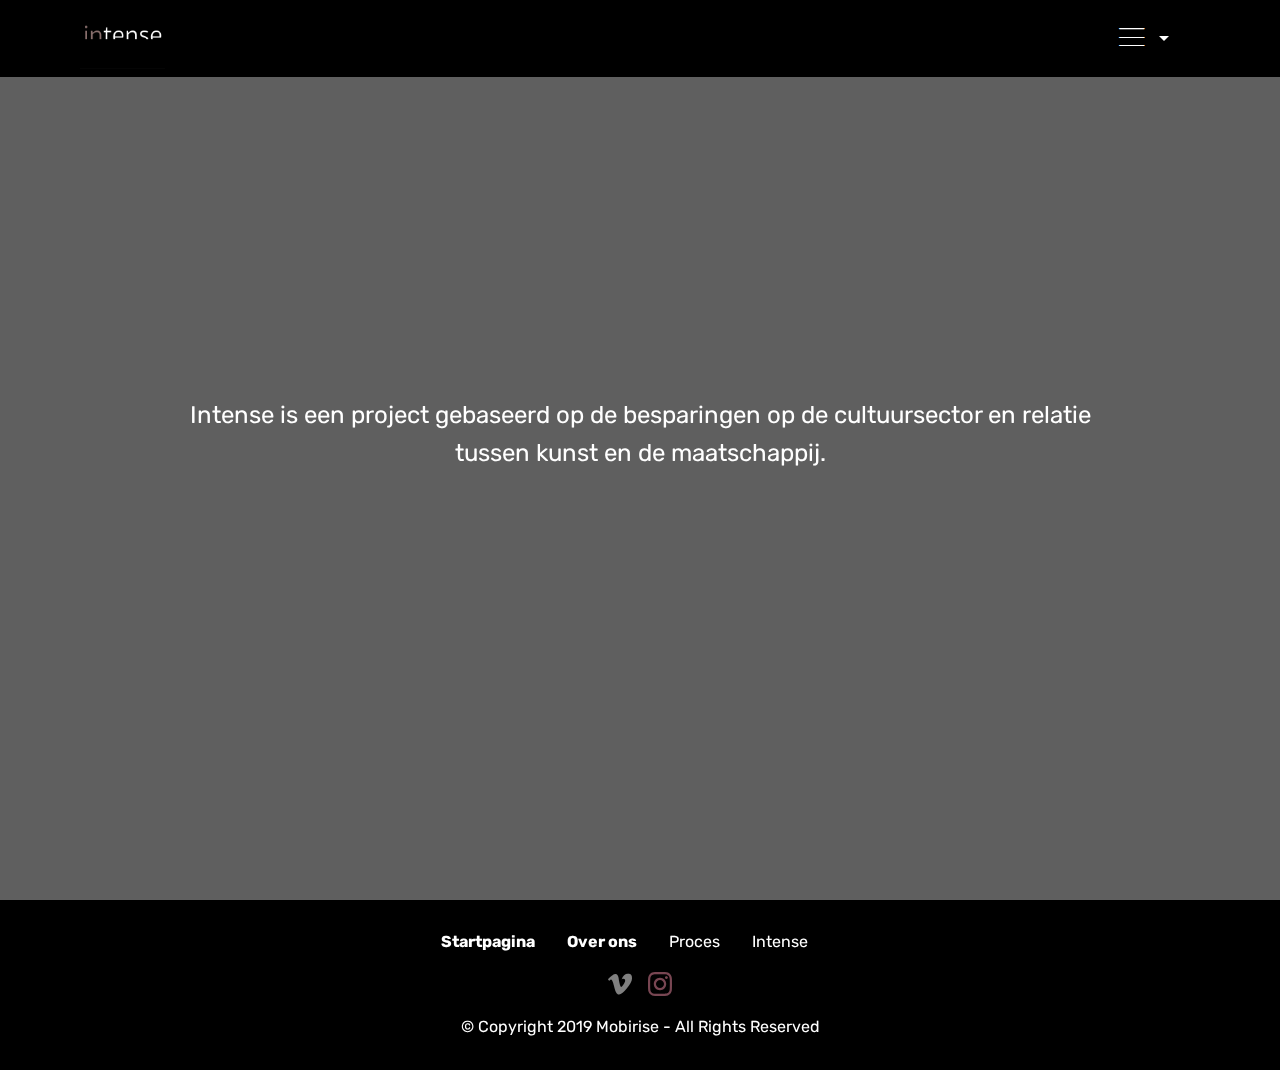
<file: index.html>
<!DOCTYPE html>
<html  >
<head>
  <!-- Site made with Mobirise Website Builder v4.11.6, https://mobirise.com -->
  <meta charset="UTF-8">
  <meta http-equiv="X-UA-Compatible" content="IE=edge">
  <meta name="generator" content="Mobirise v4.11.6, mobirise.com">
  <meta name="viewport" content="width=device-width, initial-scale=1, minimum-scale=1">
  <link rel="shortcut icon" href="assets/images/m10-logo-intense.2-122x87.png" type="image/x-icon">
  <meta name="description" content="">
  
  <title>startpagina</title>
  <link rel="stylesheet" href="assets/web/assets/mobirise-icons/mobirise-icons.css">
  <link rel="stylesheet" href="assets/bootstrap/css/bootstrap.min.css">
  <link rel="stylesheet" href="assets/bootstrap/css/bootstrap-grid.min.css">
  <link rel="stylesheet" href="assets/bootstrap/css/bootstrap-reboot.min.css">
  <link rel="stylesheet" href="assets/socicon/css/styles.css">
  <link rel="stylesheet" href="assets/tether/tether.min.css">
  <link rel="stylesheet" href="assets/dropdown/css/style.css">
  <link rel="stylesheet" href="assets/theme/css/style.css">
  <link rel="preload" as="style" href="assets/mobirise/css/mbr-additional.css"><link rel="stylesheet" href="assets/mobirise/css/mbr-additional.css" type="text/css">
  
  
  
</head>
<body>
  <section class="menu cid-rKu2cDdEFH" once="menu" id="menu1-3r">

    

    <nav class="navbar navbar-expand beta-menu navbar-dropdown align-items-center navbar-fixed-top navbar-toggleable-sm">
        <button class="navbar-toggler navbar-toggler-right" type="button" data-toggle="collapse" data-target="#navbarSupportedContent" aria-controls="navbarSupportedContent" aria-expanded="false" aria-label="Toggle navigation">
            <div class="hamburger">
                <span></span>
                <span></span>
                <span></span>
                <span></span>
            </div>
        </button>
        <div class="menu-logo">
            <div class="navbar-brand">
                <span class="navbar-logo">
                    <a href="index.html">
                         <img src="assets/images/m10-logo-intense.2-122x87.png" alt="Mobirise" title="" style="height: 3.8rem;">
                    </a>
                </span>
                
            </div>
        </div>
        <div class="collapse navbar-collapse" id="navbarSupportedContent">
            <ul class="navbar-nav nav-dropdown nav-right" data-app-modern-menu="true"><li class="nav-item dropdown">
                    <a class="nav-link link text-white dropdown-toggle display-4" href="https://mobirise.co" data-toggle="dropdown-submenu" aria-expanded="true"><span class="mbri-menu mbr-iconfont mbr-iconfont-btn"></span>
                        </a><div class="dropdown-menu"><a class="text-white dropdown-item display-4" href="index.html">Startpagina</a><a class="text-white dropdown-item display-4" href="page2.html">Over ons</a><a class="text-white dropdown-item display-4" href="page1.html">Proces</a><a class="text-white dropdown-item display-4" href="page3.html">Intense</a></div>
                </li>
                <li class="nav-item">
                    <a class="nav-link link text-white display-4" href="https://mobirise.co"></a>
                </li></ul>
            
        </div>
    </nav>
</section>

<section class="engine"><a href="https://mobirise.info/y">free html website templates</a></section><section class="header6 cid-rJcjDNnBJG mbr-fullscreen" data-bg-video="https://vimeo.com/380497579" id="header6-d">

    

    <div class="mbr-overlay" style="opacity: 0.6; background-color: rgb(0, 0, 0);">
    </div>

    <div class="container">
        <div class="row justify-content-md-center">
            <div class="mbr-white col-md-10">
                
                <p class="mbr-text align-center pb-3 mbr-fonts-style display-5">
                    Intense is een project gebaseerd op de besparingen op de cultuursector en relatie tussen kunst en de maatschappij.</p>
                
            </div>
        </div>
    </div>

    
</section>

<section once="footers" class="cid-rJcr6hrGQt" id="footer7-h">

    

    

    <div class="container">
        <div class="media-container-row align-center mbr-white">
            <div class="row row-links">
                <ul class="foot-menu">
                    
                    
                    
                    
                    
                <li class="foot-menu-item mbr-fonts-style display-7">
                        <a class="text-white mbr-bold" href="index.html" target="_blank">Startpagina</a>
                    </li><li class="foot-menu-item mbr-fonts-style display-7">
                        <a class="text-white mbr-bold" href="page2.html" target="_blank">Over ons</a>
                    </li><li class="foot-menu-item mbr-fonts-style display-7"><a href="page1.html" class="text-white">Proces</a></li><li class="foot-menu-item mbr-fonts-style display-7"><a href="page3.html" class="text-white">Intense</a></li><li class="foot-menu-item mbr-fonts-style display-7"></li></ul>
            </div>
            <div class="row social-row">
                <div class="social-list align-right pb-2">
                    
                    
                    
                    
                    
                    
                <div class="soc-item">
                        <a href="https://twitter.com/mobirise" target="_blank">
                            <span class="mbr-iconfont mbr-iconfont-social socicon-twitter socicon" style="color: rgb(0, 0, 0); fill: rgb(0, 0, 0);"></span>
                        </a>
                    </div><div class="soc-item">
                        <a href="https://www.facebook.com/pages/Mobirise/1616226671953247" target="_blank">
                            <span class="mbr-iconfont mbr-iconfont-social socicon-facebook socicon" style="color: rgb(0, 0, 0); fill: rgb(0, 0, 0);"></span>
                        </a>
                    </div><div class="soc-item">
                        <a href="https://www.youtube.com/c/mobirise" target="_blank">
                            <span class="mbr-iconfont mbr-iconfont-social socicon-vimeo socicon"></span>
                        </a>
                    </div><div class="soc-item">
                        <a href="https://www.instagram.com/in.tense10/" target="_blank">
                            <span class="mbr-iconfont mbr-iconfont-social socicon-instagram socicon" style="color: rgb(240, 139, 164); fill: rgb(240, 139, 164);"></span>
                        </a>
                    </div><div class="soc-item">
                        <a href="https://plus.google.com/u/0/+Mobirise" target="_blank">
                            <span class="mbr-iconfont mbr-iconfont-social socicon-vimeo socicon" style="color: rgb(0, 0, 0); fill: rgb(0, 0, 0);"></span>
                        </a>
                    </div><div class="soc-item">
                        <a href="https://www.behance.net/Mobirise" target="_blank">
                            <span class="mbr-iconfont mbr-iconfont-social socicon-behance socicon" style="color: rgb(0, 0, 0); fill: rgb(0, 0, 0);"></span>
                        </a>
                    </div></div>
            </div>
            <div class="row row-copirayt">
                <p class="mbr-text mb-0 mbr-fonts-style mbr-white align-center display-7">
                    © Copyright 2019 Mobirise - All Rights Reserved
                </p>
            </div>
        </div>
    </div>
</section>


  <script src="assets/web/assets/jquery/jquery.min.js"></script>
  <script src="assets/popper/popper.min.js"></script>
  <script src="assets/bootstrap/js/bootstrap.min.js"></script>
  <script src="assets/smoothscroll/smooth-scroll.js"></script>
  <script src="assets/tether/tether.min.js"></script>
  <script src="assets/touchswipe/jquery.touch-swipe.min.js"></script>
  <script src="assets/ytplayer/jquery.mb.ytplayer.min.js"></script>
  <script src="assets/vimeoplayer/jquery.mb.vimeo_player.js"></script>
  <script src="assets/dropdown/js/nav-dropdown.js"></script>
  <script src="assets/dropdown/js/navbar-dropdown.js"></script>
  <script src="assets/theme/js/script.js"></script>
  
  
</body>
</html>
</file>
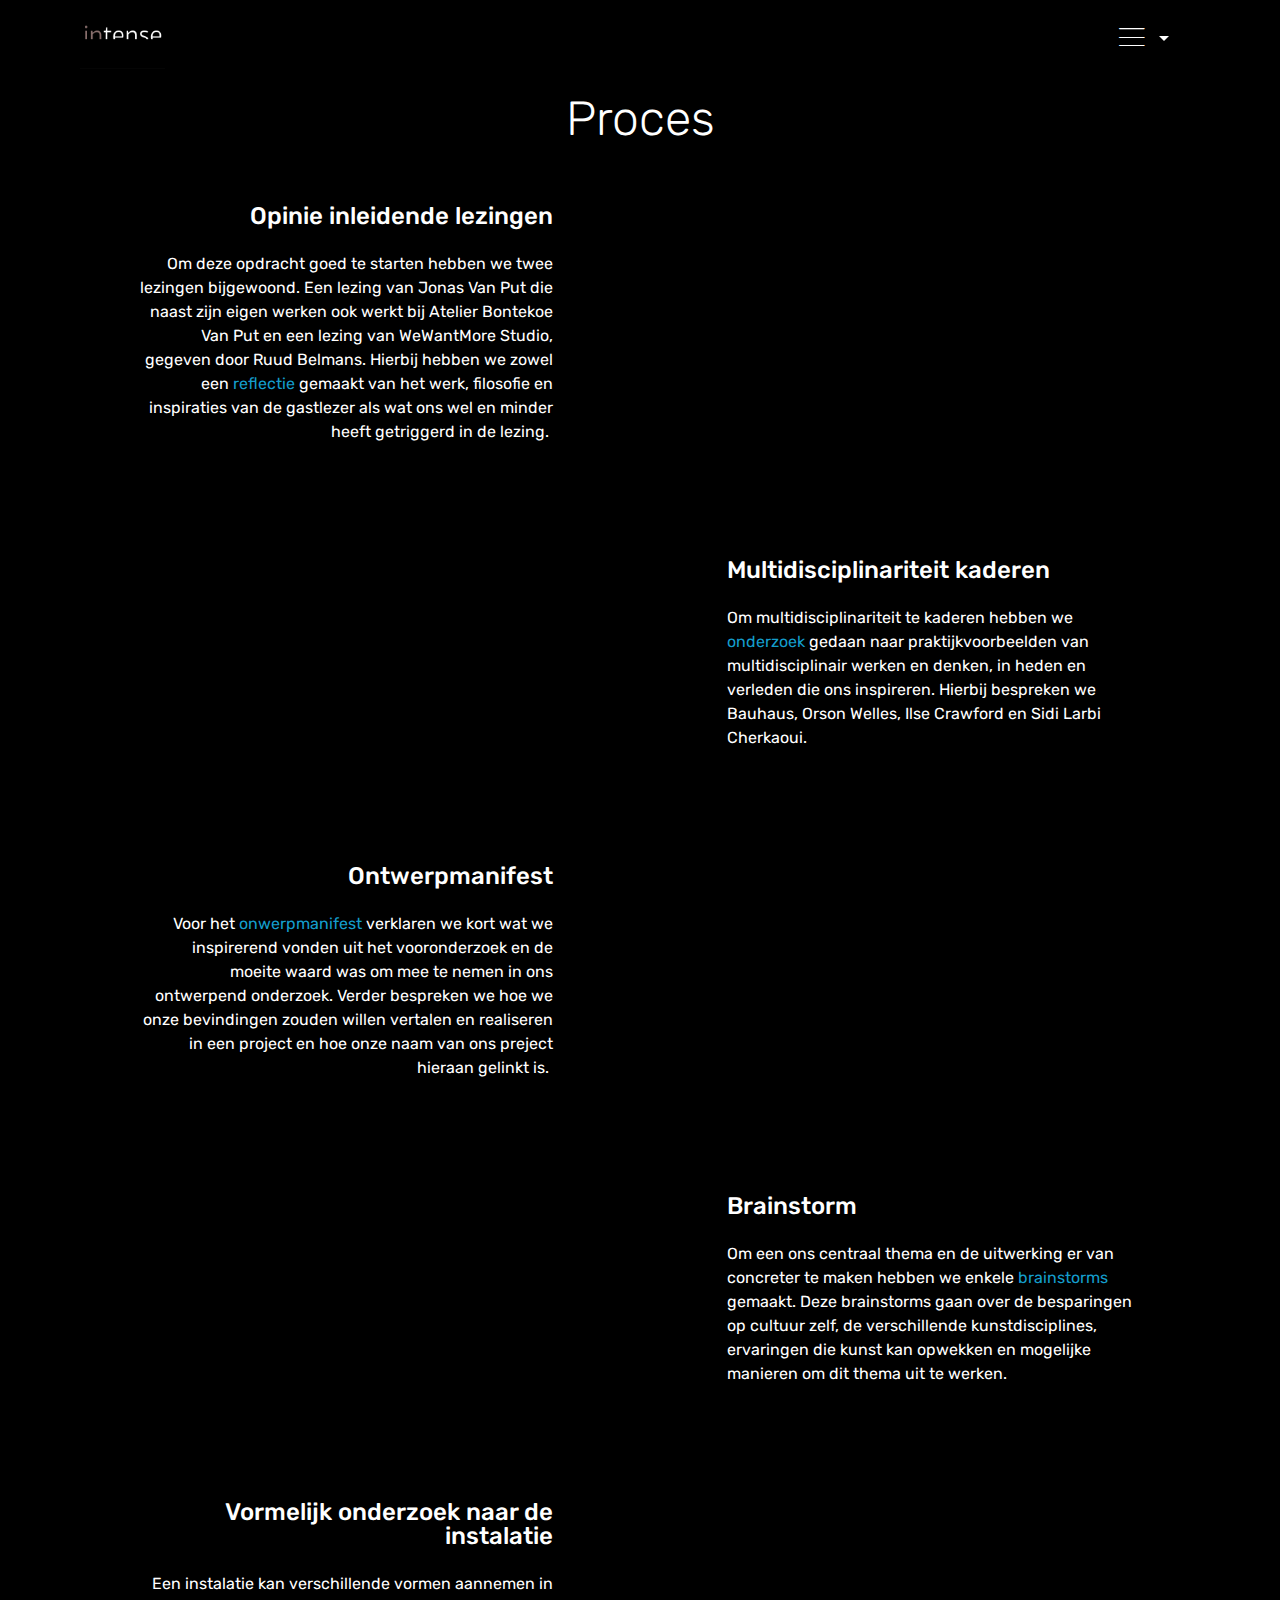
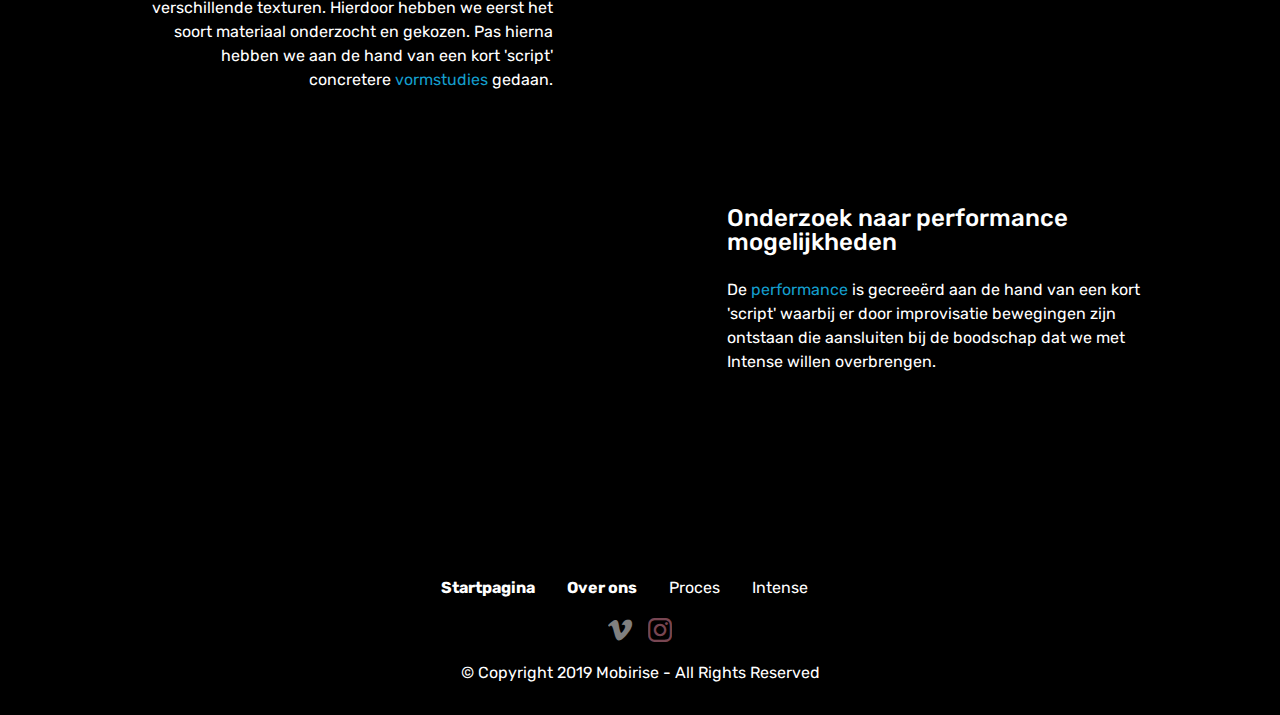
<file: page1.html>
<!DOCTYPE html>
<html  >
<head>
  <!-- Site made with Mobirise Website Builder v4.11.6, https://mobirise.com -->
  <meta charset="UTF-8">
  <meta http-equiv="X-UA-Compatible" content="IE=edge">
  <meta name="generator" content="Mobirise v4.11.6, mobirise.com">
  <meta name="viewport" content="width=device-width, initial-scale=1, minimum-scale=1">
  <link rel="shortcut icon" href="assets/images/m10-logo-intense.2-122x87.png" type="image/x-icon">
  <meta name="description" content="Site Generator Description">
  
  <title>proces</title>
  <link rel="stylesheet" href="assets/web/assets/mobirise-icons/mobirise-icons.css">
  <link rel="stylesheet" href="assets/bootstrap/css/bootstrap.min.css">
  <link rel="stylesheet" href="assets/bootstrap/css/bootstrap-grid.min.css">
  <link rel="stylesheet" href="assets/bootstrap/css/bootstrap-reboot.min.css">
  <link rel="stylesheet" href="assets/tether/tether.min.css">
  <link rel="stylesheet" href="assets/dropdown/css/style.css">
  <link rel="stylesheet" href="assets/socicon/css/styles.css">
  <link rel="stylesheet" href="assets/theme/css/style.css">
  <link rel="preload" as="style" href="assets/mobirise/css/mbr-additional.css"><link rel="stylesheet" href="assets/mobirise/css/mbr-additional.css" type="text/css">
  
  
  
</head>
<body>
  <section class="menu cid-rKu2cDdEFH" once="menu" id="menu1-3r">

    

    <nav class="navbar navbar-expand beta-menu navbar-dropdown align-items-center navbar-fixed-top navbar-toggleable-sm">
        <button class="navbar-toggler navbar-toggler-right" type="button" data-toggle="collapse" data-target="#navbarSupportedContent" aria-controls="navbarSupportedContent" aria-expanded="false" aria-label="Toggle navigation">
            <div class="hamburger">
                <span></span>
                <span></span>
                <span></span>
                <span></span>
            </div>
        </button>
        <div class="menu-logo">
            <div class="navbar-brand">
                <span class="navbar-logo">
                    <a href="index.html">
                         <img src="assets/images/m10-logo-intense.2-122x87.png" alt="Mobirise" title="" style="height: 3.8rem;">
                    </a>
                </span>
                
            </div>
        </div>
        <div class="collapse navbar-collapse" id="navbarSupportedContent">
            <ul class="navbar-nav nav-dropdown nav-right" data-app-modern-menu="true"><li class="nav-item dropdown">
                    <a class="nav-link link text-white dropdown-toggle display-4" href="https://mobirise.co" data-toggle="dropdown-submenu" aria-expanded="true"><span class="mbri-menu mbr-iconfont mbr-iconfont-btn"></span>
                        </a><div class="dropdown-menu"><a class="text-white dropdown-item display-4" href="index.html">Startpagina</a><a class="text-white dropdown-item display-4" href="page2.html">Over ons</a><a class="text-white dropdown-item display-4" href="page1.html">Proces</a><a class="text-white dropdown-item display-4" href="page3.html">Intense</a></div>
                </li>
                <li class="nav-item">
                    <a class="nav-link link text-white display-4" href="https://mobirise.co"></a>
                </li></ul>
            
        </div>
    </nav>
</section>

<section class="engine"><a href="https://mobirise.info/x">css templates</a></section><section class="timeline1 cid-rJcpz7CaxJ" id="timeline1-g">

    

    

    <div class="container align-center">
        <h2 class="mbr-section-title pb-3 mbr-fonts-style display-2">
            Proces</h2>
        

        <div class="container timelines-container" mbri-timelines="">
            <!--1-->
            <div class="row timeline-element reverse separline">
                 <div class="timeline-date-panel col-xs-12 col-md-6  align-left">         
                    <div class="time-line-date-content">
                        
                    </div>
                </div>
           <span class="iconBackground"></span>
            <div class="col-xs-12 col-md-6 align-right">
                <div class="timeline-text-content">
                    <h4 class="mbr-timeline-title pb-3 mbr-fonts-style display-5">
                        Opinie inleidende lezingen</h4>
                    <p class="mbr-timeline-text mbr-fonts-style display-7">Om deze opdracht goed te starten hebben we twee lezingen bijgewoond. Een lezing van Jonas Van Put die naast zijn eigen werken ook werkt bij Atelier Bontekoe Van Put en een lezing van WeWantMore Studio, gegeven door Ruud Belmans. Hierbij hebben we zowel een <a href="page4.html">reflectie </a>gemaakt van het werk, filosofie en inspiraties van de gastlezer als wat ons wel en minder heeft getriggerd in de lezing.&nbsp;<br></p>
                 </div>
            </div>
            </div>
            <!--2-->
            <div class="row timeline-element  separline">
                <div class="timeline-date-panel col-xs-12 col-md-6 align-right">
                    <div class="time-line-date-content">
                        
                    </div>
                </div>
                <span class="iconBackground"></span>
                <div class="col-xs-12 col-md-6 align-left ">
                    <div class="timeline-text-content">
                        <h4 class="mbr-timeline-title pb-3 mbr-fonts-style display-5">Multidisciplinariteit kaderen</h4>
                        <p class="mbr-timeline-text mbr-fonts-style display-7">Om multidisciplinariteit te kaderen hebben we <a href="page6.html">onderzoek </a>gedaan naar praktijkvoorbeelden van multidisciplinair werken en
denken, in heden en verleden&nbsp;die ons inspireren. Hierbij bespreken we Bauhaus, Orson Welles,&nbsp;Ilse Crawford en Sidi Larbi Cherkaoui.<br></p>
                    </div>
                </div>
            </div>
            <!--3-->
            <div class="row timeline-element reverse separline">
                <div class="timeline-date-panel col-xs-12 col-md-6  align-left">
                    <div class="time-line-date-content">
                        
                    </div>
                </div>
                <span class="iconBackground"></span>
                <div class="col-xs-12 col-md-6 align-right">
                    <div class="timeline-text-content">
                        <h4 class="mbr-timeline-title pb-3 mbr-fonts-style display-5">
                            Ontwerpmanifest</h4>      
                        <p class="mbr-timeline-text mbr-fonts-style display-7">Voor het <a href="page10.html">onwerpmanifest</a> verklaren we kort wat we inspirerend vonden uit het vooronderzoek en de moeite waard was om mee te nemen in
ons ontwerpend onderzoek. Verder bespreken we hoe we onze bevindingen zouden willen vertalen en realiseren in een project en hoe onze naam van ons preject hieraan gelinkt is.&nbsp;</p>
                    </div>
                </div>
            </div>
            <!--4-->
            <div class="row timeline-element  separline">
                <div class="timeline-date-panel col-xs-12 col-md-6 align-right">
                    <div class="time-line-date-content">
                        
                    </div>
                </div>
                <span class="iconBackground"></span>
                <div class="col-xs-12 col-md-6 align-left ">
                    <div class="timeline-text-content">
                        <h4 class="mbr-timeline-title pb-3 mbr-fonts-style display-5">
                            Brainstorm</h4>
                        <p class="mbr-timeline-text mbr-fonts-style display-7">Om een ons centraal thema en de uitwerking er van concreter te maken hebben we enkele <a href="page7.html">brainstorms </a>gemaakt. Deze brainstorms gaan over de besparingen op cultuur zelf, de verschillende kunstdisciplines, ervaringen die kunst kan opwekken en mogelijke manieren om dit thema uit te werken.&nbsp;</p>
                    </div>
                </div>
            </div>
            <!--5-->
            <div class="row timeline-element reverse separline">
                <div class="timeline-date-panel col-xs-12 col-md-6  align-left">
                    <div class="time-line-date-content">
                        
                    </div>
                </div>
                <span class="iconBackground"></span>
                <div class="col-xs-12 col-md-6 align-right">
                    <div class="timeline-text-content">
                        <h4 class="mbr-timeline-title pb-3 mbr-fonts-style display-5">Vormelijk onderzoek naar de instalatie</h4>
                        <p class="mbr-timeline-text mbr-fonts-style display-7">Een instalatie kan verschillende vormen aannemen in verschillende texturen. Hierdoor hebben we eerst het soort materiaal onderzocht en gekozen. Pas hierna hebben we aan de hand van een kort 'script' concretere <a href="page8.html">vormstudies</a> gedaan.</p>
                    </div>
                </div>
            </div>
            <!--6-->
            <div class="row timeline-element">
                <div class="timeline-date-panel col-xs-12 col-md-6 align-right">
                    <div class="time-line-date-content">
                       
                    </div>
                </div>
                <span class="iconBackground"></span>
                <div class="col-xs-12 col-md-6 align-left ">
                    <div class="timeline-text-content">
                        <h4 class="mbr-timeline-title pb-3 mbr-fonts-style display-5">Onderzoek naar performance mogelijkheden</h4>
                        <p class="mbr-timeline-text mbr-fonts-style display-7">De <a href="page9.html">performance</a> is gecreeërd aan de hand van een kort 'script' waarbij er door improvisatie bewegingen zijn ontstaan die aansluiten bij de boodschap dat we met Intense willen overbrengen.</p>
                    </div>
                </div>
            </div>
            <!--7-->
            
            <!--8-->
            
            <!--9-->
            
            <!--10-->
            
            <!--11-->
            
            <!--12-->
            
        </div>
    </div>
</section>

<section once="footers" class="cid-rJcr6hrGQt" id="footer7-h">

    

    

    <div class="container">
        <div class="media-container-row align-center mbr-white">
            <div class="row row-links">
                <ul class="foot-menu">
                    
                    
                    
                    
                    
                <li class="foot-menu-item mbr-fonts-style display-7">
                        <a class="text-white mbr-bold" href="index.html" target="_blank">Startpagina</a>
                    </li><li class="foot-menu-item mbr-fonts-style display-7">
                        <a class="text-white mbr-bold" href="page2.html" target="_blank">Over ons</a>
                    </li><li class="foot-menu-item mbr-fonts-style display-7"><a href="page1.html" class="text-white">Proces</a></li><li class="foot-menu-item mbr-fonts-style display-7"><a href="page3.html" class="text-white">Intense</a></li><li class="foot-menu-item mbr-fonts-style display-7"></li></ul>
            </div>
            <div class="row social-row">
                <div class="social-list align-right pb-2">
                    
                    
                    
                    
                    
                    
                <div class="soc-item">
                        <a href="https://twitter.com/mobirise" target="_blank">
                            <span class="mbr-iconfont mbr-iconfont-social socicon-twitter socicon" style="color: rgb(0, 0, 0); fill: rgb(0, 0, 0);"></span>
                        </a>
                    </div><div class="soc-item">
                        <a href="https://www.facebook.com/pages/Mobirise/1616226671953247" target="_blank">
                            <span class="mbr-iconfont mbr-iconfont-social socicon-facebook socicon" style="color: rgb(0, 0, 0); fill: rgb(0, 0, 0);"></span>
                        </a>
                    </div><div class="soc-item">
                        <a href="https://www.youtube.com/c/mobirise" target="_blank">
                            <span class="mbr-iconfont mbr-iconfont-social socicon-vimeo socicon"></span>
                        </a>
                    </div><div class="soc-item">
                        <a href="https://www.instagram.com/in.tense10/" target="_blank">
                            <span class="mbr-iconfont mbr-iconfont-social socicon-instagram socicon" style="color: rgb(240, 139, 164); fill: rgb(240, 139, 164);"></span>
                        </a>
                    </div><div class="soc-item">
                        <a href="https://plus.google.com/u/0/+Mobirise" target="_blank">
                            <span class="mbr-iconfont mbr-iconfont-social socicon-vimeo socicon" style="color: rgb(0, 0, 0); fill: rgb(0, 0, 0);"></span>
                        </a>
                    </div><div class="soc-item">
                        <a href="https://www.behance.net/Mobirise" target="_blank">
                            <span class="mbr-iconfont mbr-iconfont-social socicon-behance socicon" style="color: rgb(0, 0, 0); fill: rgb(0, 0, 0);"></span>
                        </a>
                    </div></div>
            </div>
            <div class="row row-copirayt">
                <p class="mbr-text mb-0 mbr-fonts-style mbr-white align-center display-7">
                    © Copyright 2019 Mobirise - All Rights Reserved
                </p>
            </div>
        </div>
    </div>
</section>


  <script src="assets/web/assets/jquery/jquery.min.js"></script>
  <script src="assets/popper/popper.min.js"></script>
  <script src="assets/bootstrap/js/bootstrap.min.js"></script>
  <script src="assets/tether/tether.min.js"></script>
  <script src="assets/smoothscroll/smooth-scroll.js"></script>
  <script src="assets/dropdown/js/nav-dropdown.js"></script>
  <script src="assets/dropdown/js/navbar-dropdown.js"></script>
  <script src="assets/touchswipe/jquery.touch-swipe.min.js"></script>
  <script src="assets/theme/js/script.js"></script>
  
  
</body>
</html>
</file>
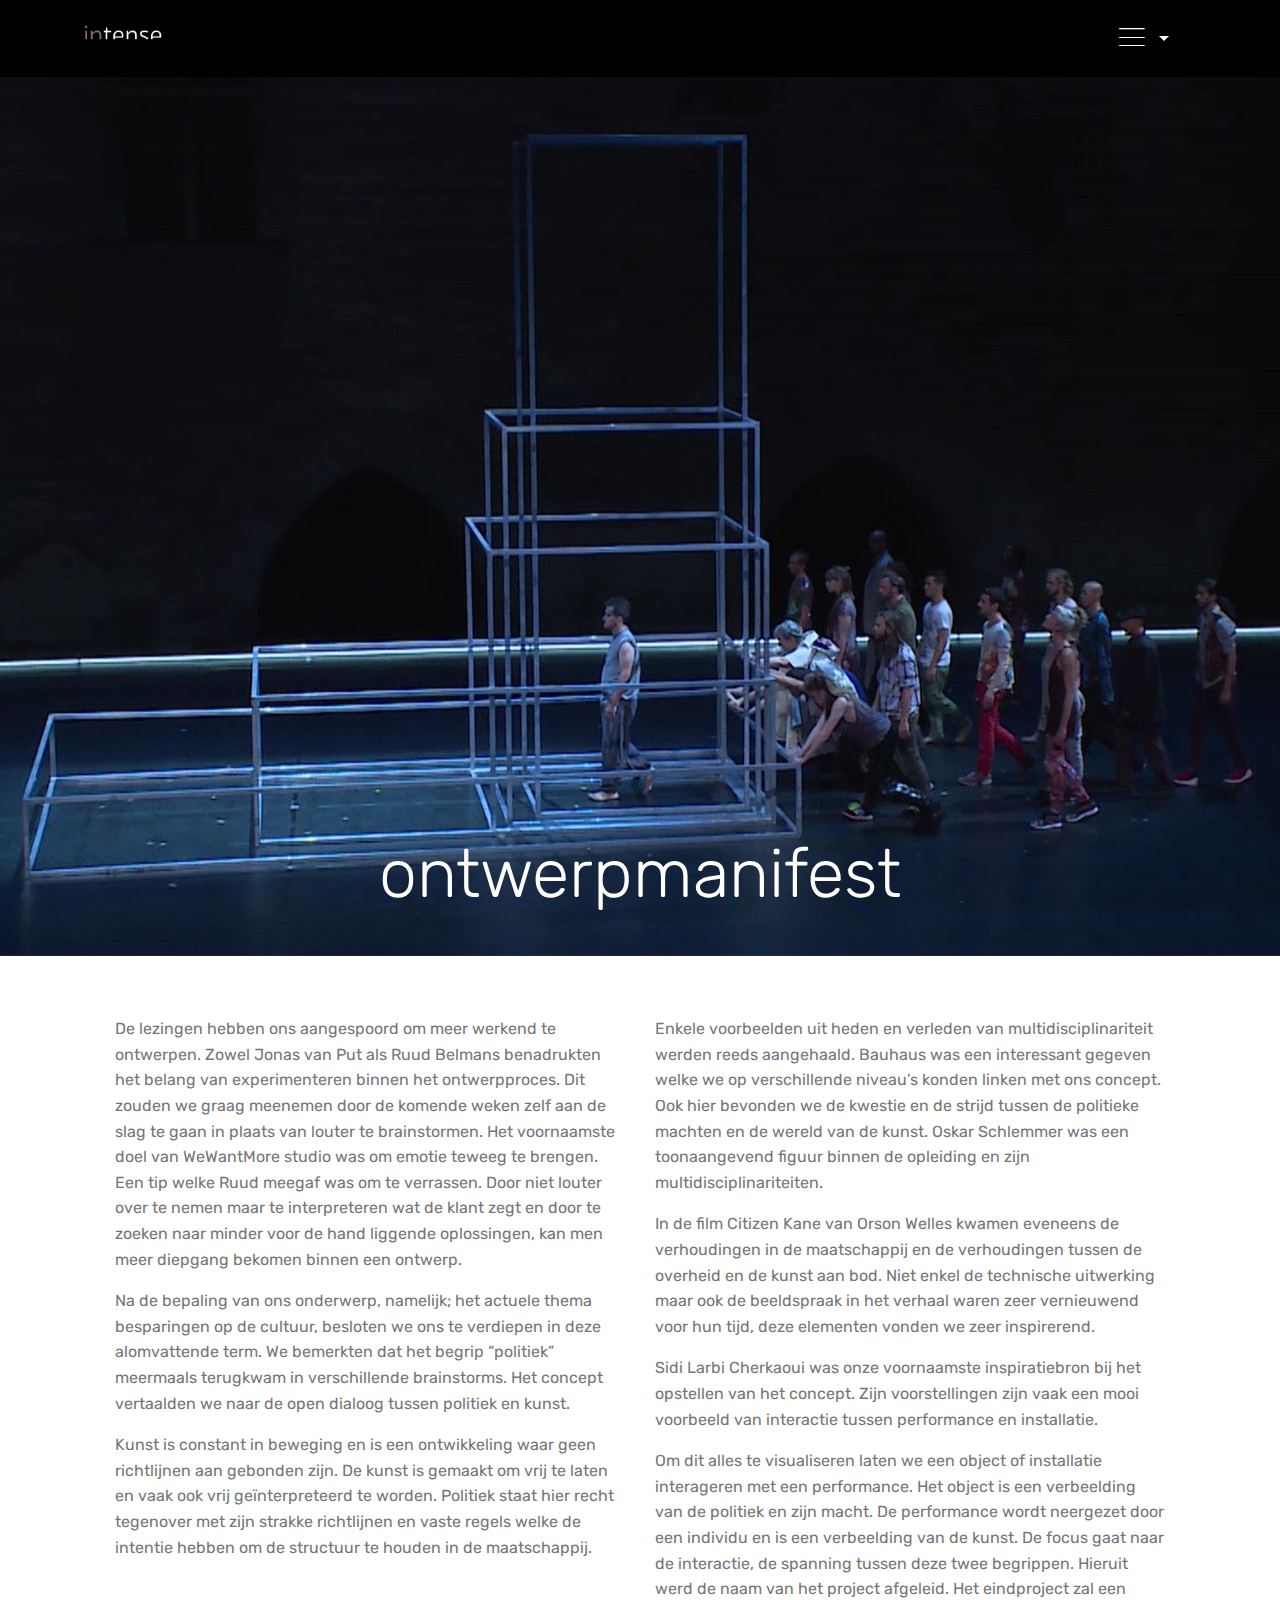
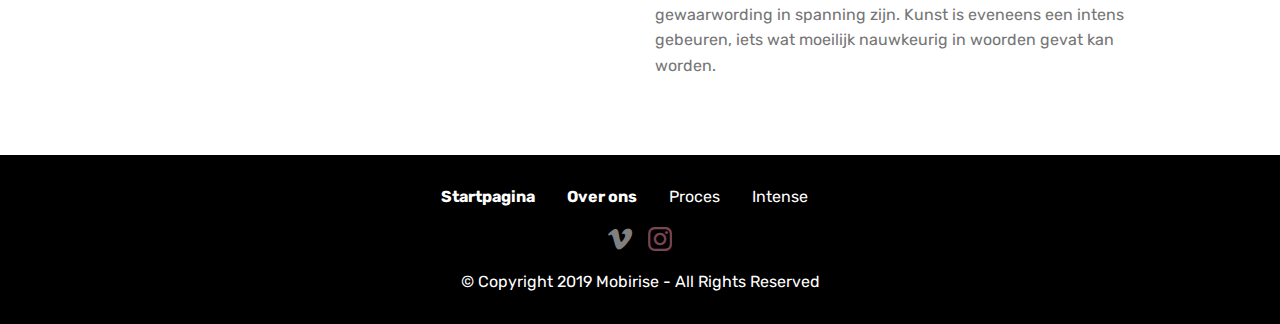
<file: page10.html>
<!DOCTYPE html>
<html  >
<head>
  <!-- Site made with Mobirise Website Builder v4.11.6, https://mobirise.com -->
  <meta charset="UTF-8">
  <meta http-equiv="X-UA-Compatible" content="IE=edge">
  <meta name="generator" content="Mobirise v4.11.6, mobirise.com">
  <meta name="viewport" content="width=device-width, initial-scale=1, minimum-scale=1">
  <link rel="shortcut icon" href="assets/images/m10-logo-intense.2-122x87.png" type="image/x-icon">
  <meta name="description" content="Website Creator Description">
  
  <title>katern c</title>
  <link rel="stylesheet" href="assets/web/assets/mobirise-icons/mobirise-icons.css">
  <link rel="stylesheet" href="assets/bootstrap/css/bootstrap.min.css">
  <link rel="stylesheet" href="assets/bootstrap/css/bootstrap-grid.min.css">
  <link rel="stylesheet" href="assets/bootstrap/css/bootstrap-reboot.min.css">
  <link rel="stylesheet" href="assets/tether/tether.min.css">
  <link rel="stylesheet" href="assets/dropdown/css/style.css">
  <link rel="stylesheet" href="assets/socicon/css/styles.css">
  <link rel="stylesheet" href="assets/theme/css/style.css">
  <link rel="preload" as="style" href="assets/mobirise/css/mbr-additional.css"><link rel="stylesheet" href="assets/mobirise/css/mbr-additional.css" type="text/css">
  
  
  
</head>
<body>
  <section class="menu cid-rKu2cDdEFH" once="menu" id="menu1-3r">

    

    <nav class="navbar navbar-expand beta-menu navbar-dropdown align-items-center navbar-fixed-top navbar-toggleable-sm">
        <button class="navbar-toggler navbar-toggler-right" type="button" data-toggle="collapse" data-target="#navbarSupportedContent" aria-controls="navbarSupportedContent" aria-expanded="false" aria-label="Toggle navigation">
            <div class="hamburger">
                <span></span>
                <span></span>
                <span></span>
                <span></span>
            </div>
        </button>
        <div class="menu-logo">
            <div class="navbar-brand">
                <span class="navbar-logo">
                    <a href="index.html">
                         <img src="assets/images/m10-logo-intense.2-122x87.png" alt="Mobirise" title="" style="height: 3.8rem;">
                    </a>
                </span>
                
            </div>
        </div>
        <div class="collapse navbar-collapse" id="navbarSupportedContent">
            <ul class="navbar-nav nav-dropdown nav-right" data-app-modern-menu="true"><li class="nav-item dropdown">
                    <a class="nav-link link text-white dropdown-toggle display-4" href="https://mobirise.co" data-toggle="dropdown-submenu" aria-expanded="true"><span class="mbri-menu mbr-iconfont mbr-iconfont-btn"></span>
                        </a><div class="dropdown-menu"><a class="text-white dropdown-item display-4" href="index.html">Startpagina</a><a class="text-white dropdown-item display-4" href="page2.html">Over ons</a><a class="text-white dropdown-item display-4" href="page1.html">Proces</a><a class="text-white dropdown-item display-4" href="page3.html">Intense</a></div>
                </li>
                <li class="nav-item">
                    <a class="nav-link link text-white display-4" href="https://mobirise.co"></a>
                </li></ul>
            
        </div>
    </nav>
</section>

<section class="engine"><a href="https://mobirise.info/e">how to make a website for free</a></section><section class="cid-rJMBpH7kK1" id="image2-2c">

    

    <figure class="mbr-figure">
        <div class="image-block" style="width: 100%;">
            <img src="assets/images/m10-aon-afdrukken-1459x1090.jpg" alt="Mobirise" title="">
            <figcaption class="mbr-figure-caption mbr-figure-caption-over">
                <div class="pb-5 px-3 mbr-white align-center mbr-fonts-style display-1">
                    ontwerpmanifest</div>
            </figcaption>
        </div>
    </figure>
</section>

<section class="mbr-section article content3 cid-rJLJrk3qDF" id="content3-1u">
      
     

    <div class="container">
        <div class="media-container-row">
            <div class="row col-12 col-md-12">
                <div class="col-12 mbr-text mbr-fonts-style col-md-6 display-7">
                     <p>De lezingen hebben ons aangespoord om meer werkend te ontwerpen. Zowel Jonas van Put als Ruud Belmans benadrukten het belang van experimenteren binnen het ontwerpproces. Dit zouden we graag meenemen door de komende weken zelf aan de slag te gaan in plaats van louter te brainstormen. Het voornaamste doel van WeWantMore studio was om emotie teweeg te brengen. Een tip welke Ruud meegaf was om te verrassen. Door niet louter over te nemen maar te interpreteren wat de klant zegt en door te zoeken naar minder voor de hand liggende oplossingen, kan men meer diepgang bekomen binnen een ontwerp.
</p><p>Na de bepaling van ons onderwerp, namelijk; het actuele thema besparingen op de cultuur, besloten we ons te verdiepen in deze alomvattende term. We bemerkten dat het begrip “politiek” meermaals terugkwam in verschillende brainstorms. Het concept vertaalden we naar de open dialoog tussen politiek en kunst.
</p><p>Kunst is constant in beweging en is een ontwikkeling waar geen richtlijnen aan gebonden zijn. De kunst is gemaakt om vrij te laten en vaak ook vrij geïnterpreteerd te worden. Politiek staat hier recht tegenover met zijn strakke richtlijnen en vaste regels welke de intentie hebben om de structuur te houden in de maatschappij.</p>
                </div>
                <div class="col-12 mbr-text mbr-fonts-style display-7 col-md-6">
                     <p>Enkele voorbeelden uit heden en verleden van multidisciplinariteit werden reeds aangehaald. Bauhaus was een interessant gegeven welke we op verschillende niveau’s konden linken met ons concept. Ook hier bevonden we de kwestie en de strijd tussen de politieke machten en de wereld van de kunst. Oskar Schlemmer was een toonaangevend figuur binnen de opleiding en zijn multidisciplinariteiten.
</p><p>In de film Citizen Kane van Orson Welles kwamen eveneens de verhoudingen in de maatschappij en de verhoudingen tussen de overheid en de kunst aan bod. Niet enkel de technische uitwerking maar ook de beeldspraak in het verhaal waren zeer vernieuwend voor hun tijd, deze elementen vonden we zeer inspirerend.
</p><p>Sidi Larbi Cherkaoui was onze voornaamste inspiratiebron bij het opstellen van het concept. Zijn voorstellingen zijn vaak een mooi voorbeeld van interactie tussen performance en installatie.
</p><p>Om dit alles te visualiseren laten we een object of installatie interageren met een performance. Het object is een verbeelding van de politiek en zijn macht. De performance wordt neergezet door een individu en is een verbeelding van de kunst. De focus gaat naar de interactie, de spanning tussen deze twee begrippen. Hieruit werd de naam van het project afgeleid. Het eindproject zal een gewaarwording in spanning zijn. Kunst is eveneens een intens gebeuren, iets wat moeilijk nauwkeurig in woorden gevat kan worden.</p>
                </div>
                
            </div>
        </div>
    </div>
</section>

<section once="footers" class="cid-rJLETFJOZ3" id="footer7-1o">

    

    

    <div class="container">
        <div class="media-container-row align-center mbr-white">
            <div class="row row-links">
                <ul class="foot-menu">
                    
                    
                    
                    
                    
                <li class="foot-menu-item mbr-fonts-style display-7">
                        <a class="text-white mbr-bold" href="index.html" target="_blank">Startpagina</a>
                    </li><li class="foot-menu-item mbr-fonts-style display-7">
                        <a class="text-white mbr-bold" href="page2.html" target="_blank">Over ons</a>
                    </li><li class="foot-menu-item mbr-fonts-style display-7"><a href="page1.html" class="text-white">Proces</a></li><li class="foot-menu-item mbr-fonts-style display-7"><a href="page3.html" class="text-white">Intense</a></li><li class="foot-menu-item mbr-fonts-style display-7"></li></ul>
            </div>
            <div class="row social-row">
                <div class="social-list align-right pb-2">
                    
                    
                    
                    
                    
                    
                <div class="soc-item">
                        <a href="https://twitter.com/mobirise" target="_blank">
                            <span class="mbr-iconfont mbr-iconfont-social socicon-twitter socicon" style="color: rgb(0, 0, 0); fill: rgb(0, 0, 0);"></span>
                        </a>
                    </div><div class="soc-item">
                        <a href="https://www.facebook.com/pages/Mobirise/1616226671953247" target="_blank">
                            <span class="mbr-iconfont mbr-iconfont-social socicon-facebook socicon" style="color: rgb(0, 0, 0); fill: rgb(0, 0, 0);"></span>
                        </a>
                    </div><div class="soc-item">
                        <a href="https://www.youtube.com/c/mobirise" target="_blank">
                            <span class="mbr-iconfont mbr-iconfont-social socicon-vimeo socicon"></span>
                        </a>
                    </div><div class="soc-item">
                        <a href="https://www.instagram.com/in.tense10/" target="_blank">
                            <span class="mbr-iconfont mbr-iconfont-social socicon-instagram socicon" style="color: rgb(240, 139, 164); fill: rgb(240, 139, 164);"></span>
                        </a>
                    </div><div class="soc-item">
                        <a href="https://plus.google.com/u/0/+Mobirise" target="_blank">
                            <span class="mbr-iconfont mbr-iconfont-social socicon-vimeo socicon" style="color: rgb(0, 0, 0); fill: rgb(0, 0, 0);"></span>
                        </a>
                    </div><div class="soc-item">
                        <a href="https://www.behance.net/Mobirise" target="_blank">
                            <span class="mbr-iconfont mbr-iconfont-social socicon-behance socicon" style="color: rgb(0, 0, 0); fill: rgb(0, 0, 0);"></span>
                        </a>
                    </div></div>
            </div>
            <div class="row row-copirayt">
                <p class="mbr-text mb-0 mbr-fonts-style mbr-white align-center display-7">
                    © Copyright 2019 Mobirise - All Rights Reserved
                </p>
            </div>
        </div>
    </div>
</section>


  <script src="assets/web/assets/jquery/jquery.min.js"></script>
  <script src="assets/popper/popper.min.js"></script>
  <script src="assets/bootstrap/js/bootstrap.min.js"></script>
  <script src="assets/tether/tether.min.js"></script>
  <script src="assets/smoothscroll/smooth-scroll.js"></script>
  <script src="assets/dropdown/js/nav-dropdown.js"></script>
  <script src="assets/dropdown/js/navbar-dropdown.js"></script>
  <script src="assets/touchswipe/jquery.touch-swipe.min.js"></script>
  <script src="assets/theme/js/script.js"></script>
  
  
</body>
</html>
</file>
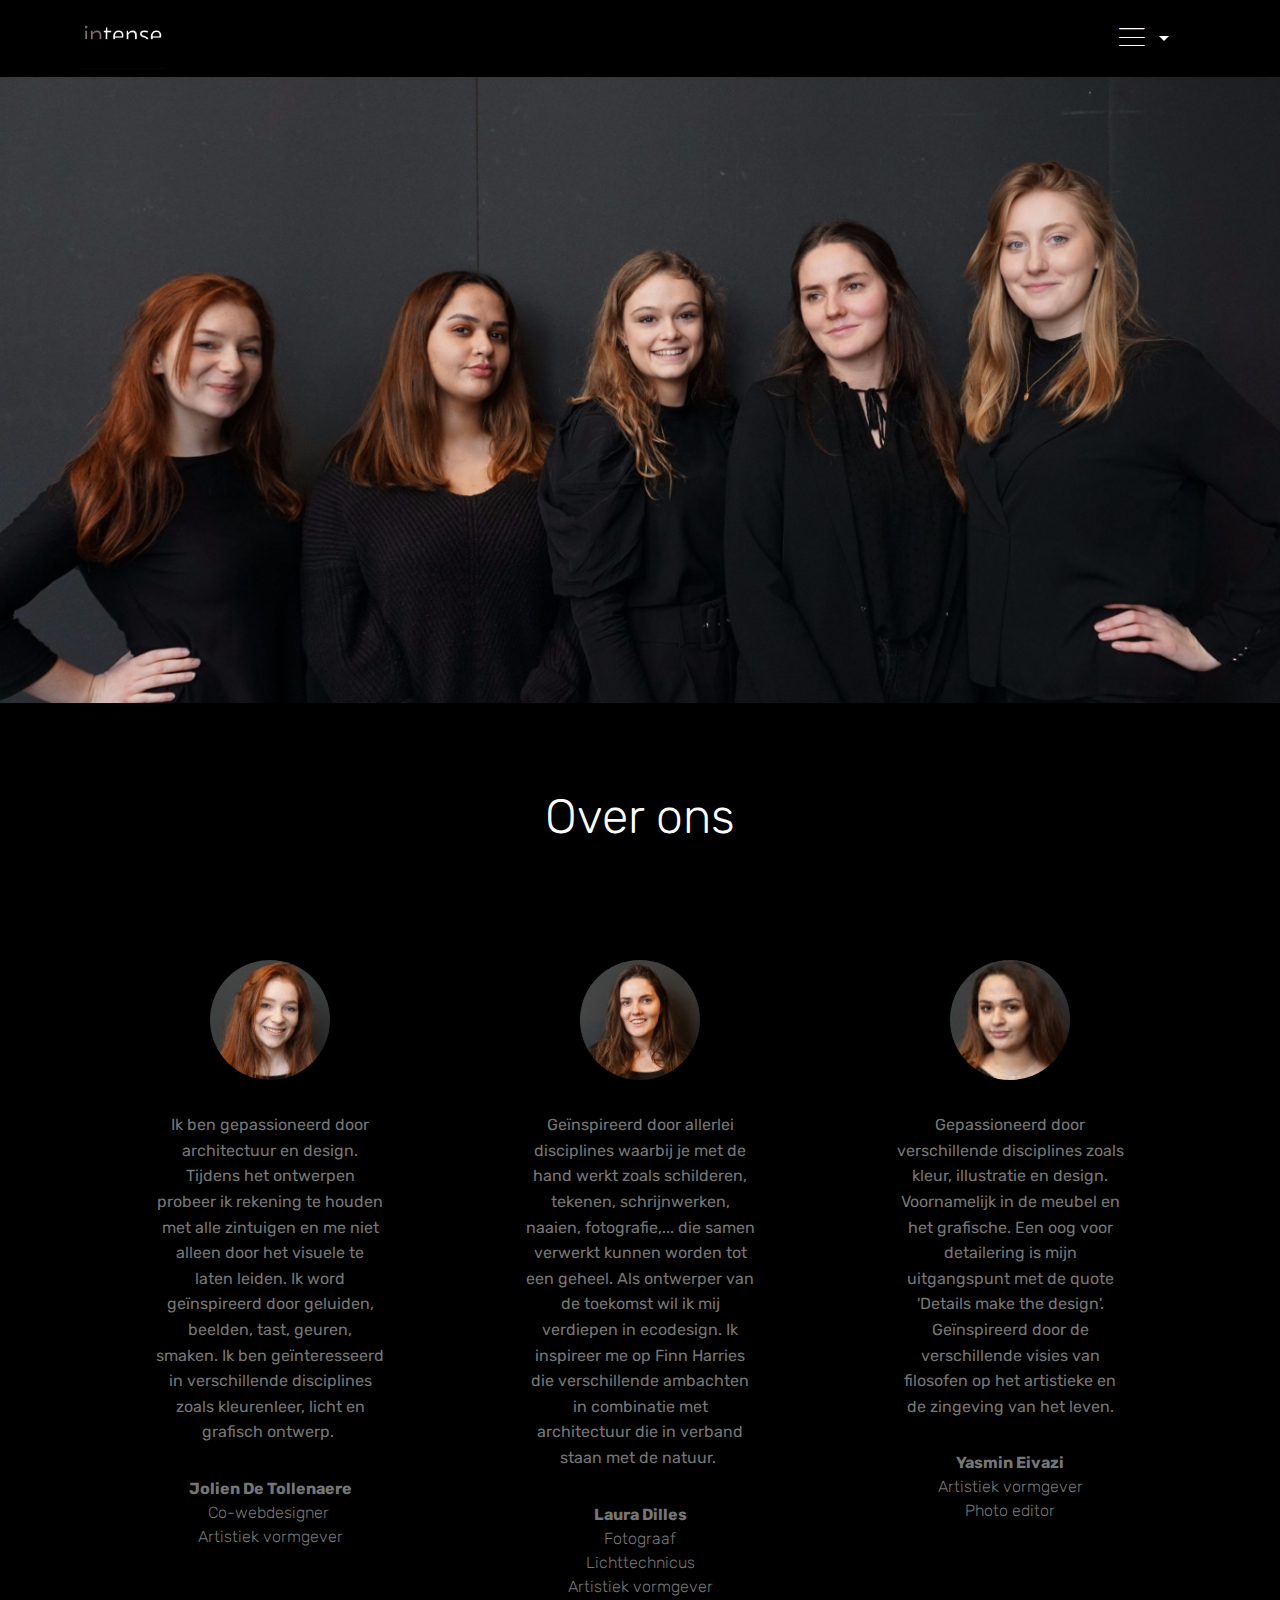
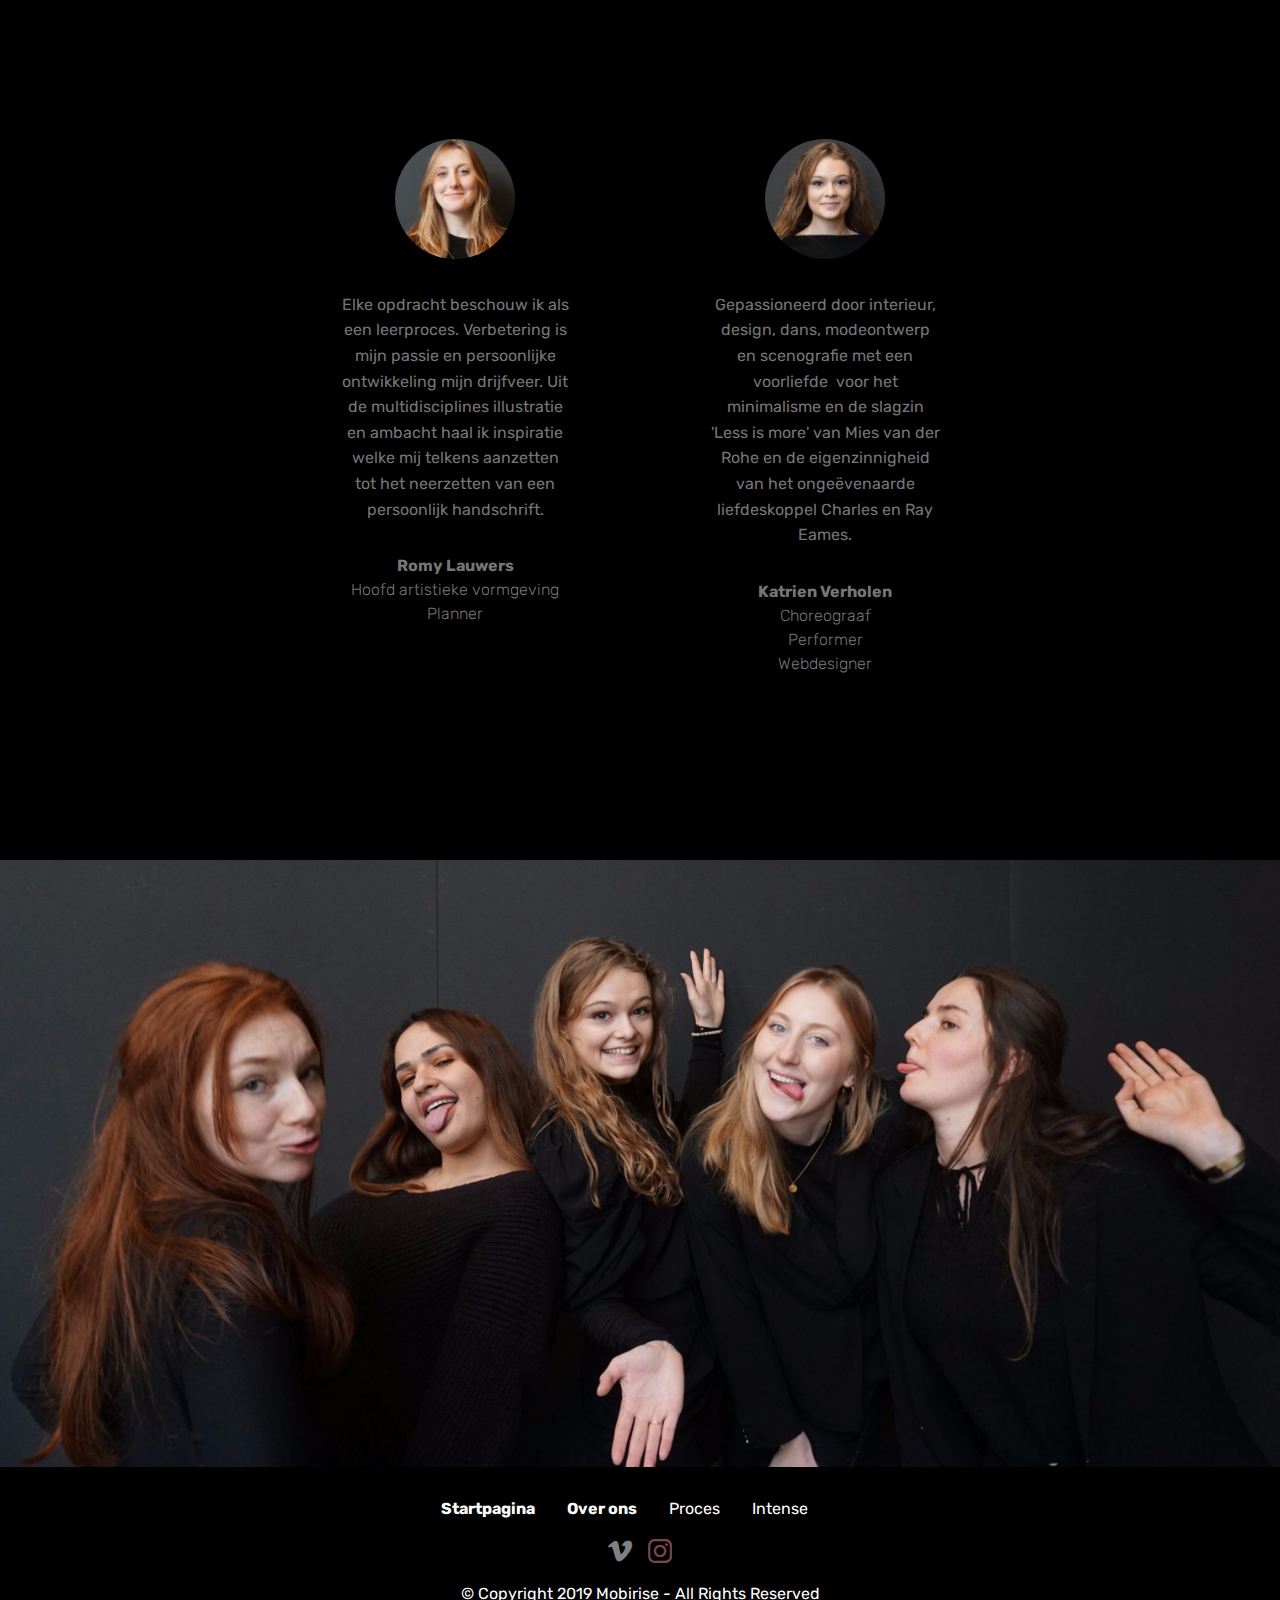
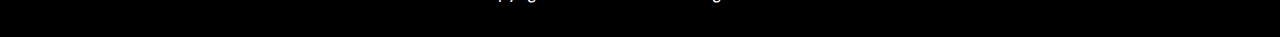
<file: page2.html>
<!DOCTYPE html>
<html  >
<head>
  <!-- Site made with Mobirise Website Builder v4.11.6, https://mobirise.com -->
  <meta charset="UTF-8">
  <meta http-equiv="X-UA-Compatible" content="IE=edge">
  <meta name="generator" content="Mobirise v4.11.6, mobirise.com">
  <meta name="viewport" content="width=device-width, initial-scale=1, minimum-scale=1">
  <link rel="shortcut icon" href="assets/images/m10-logo-intense.2-122x87.png" type="image/x-icon">
  <meta name="description" content="Web Page Builder Description">
  
  <title>over ons</title>
  <link rel="stylesheet" href="assets/web/assets/mobirise-icons/mobirise-icons.css">
  <link rel="stylesheet" href="assets/bootstrap/css/bootstrap.min.css">
  <link rel="stylesheet" href="assets/bootstrap/css/bootstrap-grid.min.css">
  <link rel="stylesheet" href="assets/bootstrap/css/bootstrap-reboot.min.css">
  <link rel="stylesheet" href="assets/tether/tether.min.css">
  <link rel="stylesheet" href="assets/dropdown/css/style.css">
  <link rel="stylesheet" href="assets/socicon/css/styles.css">
  <link rel="stylesheet" href="assets/theme/css/style.css">
  <link rel="preload" as="style" href="assets/mobirise/css/mbr-additional.css"><link rel="stylesheet" href="assets/mobirise/css/mbr-additional.css" type="text/css">
  
  
  
</head>
<body>
  <section class="menu cid-rKu2cDdEFH" once="menu" id="menu1-3r">

    

    <nav class="navbar navbar-expand beta-menu navbar-dropdown align-items-center navbar-fixed-top navbar-toggleable-sm">
        <button class="navbar-toggler navbar-toggler-right" type="button" data-toggle="collapse" data-target="#navbarSupportedContent" aria-controls="navbarSupportedContent" aria-expanded="false" aria-label="Toggle navigation">
            <div class="hamburger">
                <span></span>
                <span></span>
                <span></span>
                <span></span>
            </div>
        </button>
        <div class="menu-logo">
            <div class="navbar-brand">
                <span class="navbar-logo">
                    <a href="index.html">
                         <img src="assets/images/m10-logo-intense.2-122x87.png" alt="Mobirise" title="" style="height: 3.8rem;">
                    </a>
                </span>
                
            </div>
        </div>
        <div class="collapse navbar-collapse" id="navbarSupportedContent">
            <ul class="navbar-nav nav-dropdown nav-right" data-app-modern-menu="true"><li class="nav-item dropdown">
                    <a class="nav-link link text-white dropdown-toggle display-4" href="https://mobirise.co" data-toggle="dropdown-submenu" aria-expanded="true"><span class="mbri-menu mbr-iconfont mbr-iconfont-btn"></span>
                        </a><div class="dropdown-menu"><a class="text-white dropdown-item display-4" href="index.html">Startpagina</a><a class="text-white dropdown-item display-4" href="page2.html">Over ons</a><a class="text-white dropdown-item display-4" href="page1.html">Proces</a><a class="text-white dropdown-item display-4" href="page3.html">Intense</a></div>
                </li>
                <li class="nav-item">
                    <a class="nav-link link text-white display-4" href="https://mobirise.co"></a>
                </li></ul>
            
        </div>
    </nav>
</section>

<section class="engine"><a href="https://mobirise.info">Mobirise</a></section><section class="cid-rJRbhw6vaa" id="image2-2d">

    

    <figure class="mbr-figure">
        <div class="image-block" style="width: 100%;">
            <img src="assets/images/dsc03649-3038x2025.jpeg" alt="Mobirise" title="">
            
        </div>
    </figure>
</section>

<section class="testimonials1 cid-rJ8s9MPzHp" id="testimonials1-c">

    

    
    <div class="container">
        <div class="media-container-row">
            <div class="title col-12 align-center">
                <h2 class="pb-3 mbr-fonts-style display-2">
                    Over ons</h2>
                
            </div>
        </div>
    </div>

    <div class="container pt-3 mt-2">
        <div class="media-container-row">
            <div class="mbr-testimonial p-3 align-center col-12 col-md-6 col-lg-4">
                <div class="panel-item p-3">
                    <div class="card-block">
                        <div class="testimonial-photo">
                            <img src="assets/images/dsc02908-240x160.jpeg" alt="" title="">
                        </div>
                        <p class="mbr-text mbr-fonts-style display-7">Ik ben gepassioneerd door architectuur en design. Tijdens het ontwerpen probeer ik rekening te houden met alle zintuigen en me niet alleen door het visuele te laten leiden. Ik word geïnspireerd door geluiden, beelden, tast, geuren, smaken. Ik ben geïnteresseerd in verschillende disciplines zoals kleurenleer, licht en grafisch ontwerp.&nbsp;</p>
                    </div>
                    <div class="card-footer">
                        <div class="mbr-author-name mbr-bold mbr-fonts-style display-7">
                             Jolien De Tollenaere</div>
                        <small class="mbr-author-desc mbr-italic mbr-light mbr-fonts-style display-7">Co-webdesigner&nbsp;<br>Artistiek vormgever<br></small>
                    </div>
                </div>
            </div>

            <div class="mbr-testimonial p-3 align-center col-12 col-md-6 col-lg-4">
                <div class="panel-item p-3">
                    <div class="card-block">
                        <div class="testimonial-photo">
                            <img src="assets/images/dsc03397-240x160.jpeg" alt="" title="">
                        </div>
                        <p class="mbr-text mbr-fonts-style display-7">Geïnspireerd door allerlei disciplines waarbij je met de hand werkt zoals schilderen, tekenen, schrijnwerken, naaien, fotografie,... die samen verwerkt kunnen worden tot een geheel. Als ontwerper van de toekomst wil ik mij verdiepen in ecodesign. Ik inspireer me op Finn Harries die verschillende ambachten in combinatie met architectuur die in verband staan met de natuur.&nbsp;</p>
                    </div>
                    <div class="card-footer">
                        <div class="mbr-author-name mbr-bold mbr-fonts-style display-7">Laura Dilles</div>
                        <small class="mbr-author-desc mbr-italic mbr-light mbr-fonts-style display-7">
                               Fotograaf<br>Lichttechnicus<br>Artistiek vormgever</small>
                    </div>
                </div>
            </div>

            <div class="mbr-testimonial p-3 align-center col-12 col-md-6 col-lg-4">
                <div class="panel-item p-3">
                    <div class="card-block">
                        <div class="testimonial-photo">
                            <img src="assets/images/dsc03061-1-240x160.jpeg" alt="" title="">
                        </div>
                        <p class="mbr-text mbr-fonts-style display-7">
                           Gepassioneerd door verschillende disciplines zoals kleur, illustratie en design. Voornamelijk in de meubel en het grafische. Een oog voor detailering is mijn uitgangspunt met de quote 'Details make the design'. <br>Geïnspireerd door de verschillende visies van filosofen op het artistieke en de zingeving van het leven.<br></p>
                    </div>
                    <div class="card-footer">
                        <div class="mbr-author-name mbr-bold mbr-fonts-style display-7">Yasmin Eivazi</div>
                        <small class="mbr-author-desc mbr-italic mbr-light mbr-fonts-style display-7">Artistiek vormgever<br>Photo editor</small>
                    </div>
                </div>
            </div>

            <div class="mbr-testimonial p-3 align-center col-12 col-md-6 col-lg-4">
                <div class="panel-item p-3">
                    <div class="card-block">
                        <div class="testimonial-photo">
                            <img src="assets/images/dsc03411-2-240x160.jpeg" alt="" title="">
                        </div>
                        <p class="mbr-text mbr-fonts-style display-7">
                           Elke opdracht beschouw ik als een leerproces. Verbetering is mijn passie en persoonlijke ontwikkeling mijn drijfveer. Uit de multidisciplines illustratie en ambacht haal ik inspiratie welke mij telkens aanzetten tot het neerzetten van een persoonlijk handschrift.
                        </p>
                    </div>
                    <div class="card-footer">
                        <div class="mbr-author-name mbr-bold mbr-fonts-style display-7">Romy Lauwers</div>
                        <small class="mbr-author-desc mbr-italic mbr-light mbr-fonts-style display-7">Hoofd artistieke vormgeving<br>Planner</small>
                    </div>
                </div>
            </div>

            <div class="mbr-testimonial p-3 align-center col-12 col-md-6 col-lg-4">
                <div class="panel-item p-3">
                    <div class="card-block">
                        <div class="testimonial-photo">
                            <img src="assets/images/1f128789-dc76-44cd-8448-051a539e7f76-2-240x160.jpeg" alt="" title="">
                        </div>
                        <p class="mbr-text mbr-fonts-style display-7">
                           Gepassioneerd door interieur, design, dans, modeontwerp en scenografie met een voorliefde &nbsp;voor het minimalisme en de slagzin 'Less is more' van Mies van der Rohe en de eigenzinnigheid van het ongeëvenaarde liefdeskoppel Charles en Ray Eames.
                        </p>
                    </div>
                    <div class="card-footer">
                        <div class="mbr-author-name mbr-bold mbr-fonts-style display-7">Katrien Verholen</div>
                        <small class="mbr-author-desc mbr-italic mbr-light mbr-fonts-style display-7">
                               Choreograaf<br>Performer<br>Webdesigner<br><br></small>
                    </div>
                </div>
            </div>

            
        </div>
    </div>   
</section>

<section class="cid-rL6Sopm8aT" id="image2-3s">

    

    <figure class="mbr-figure">
        <div class="image-block" style="width: 100%;">
            <img src="assets/images/dsc03675-3038x2025.jpeg" alt="Mobirise" title="">
            
        </div>
    </figure>
</section>

<section once="footers" class="cid-rJcr6hrGQt" id="footer7-h">

    

    

    <div class="container">
        <div class="media-container-row align-center mbr-white">
            <div class="row row-links">
                <ul class="foot-menu">
                    
                    
                    
                    
                    
                <li class="foot-menu-item mbr-fonts-style display-7">
                        <a class="text-white mbr-bold" href="index.html" target="_blank">Startpagina</a>
                    </li><li class="foot-menu-item mbr-fonts-style display-7">
                        <a class="text-white mbr-bold" href="page2.html" target="_blank">Over ons</a>
                    </li><li class="foot-menu-item mbr-fonts-style display-7"><a href="page1.html" class="text-white">Proces</a></li><li class="foot-menu-item mbr-fonts-style display-7"><a href="page3.html" class="text-white">Intense</a></li><li class="foot-menu-item mbr-fonts-style display-7"></li></ul>
            </div>
            <div class="row social-row">
                <div class="social-list align-right pb-2">
                    
                    
                    
                    
                    
                    
                <div class="soc-item">
                        <a href="https://twitter.com/mobirise" target="_blank">
                            <span class="mbr-iconfont mbr-iconfont-social socicon-twitter socicon" style="color: rgb(0, 0, 0); fill: rgb(0, 0, 0);"></span>
                        </a>
                    </div><div class="soc-item">
                        <a href="https://www.facebook.com/pages/Mobirise/1616226671953247" target="_blank">
                            <span class="mbr-iconfont mbr-iconfont-social socicon-facebook socicon" style="color: rgb(0, 0, 0); fill: rgb(0, 0, 0);"></span>
                        </a>
                    </div><div class="soc-item">
                        <a href="https://www.youtube.com/c/mobirise" target="_blank">
                            <span class="mbr-iconfont mbr-iconfont-social socicon-vimeo socicon"></span>
                        </a>
                    </div><div class="soc-item">
                        <a href="https://www.instagram.com/in.tense10/" target="_blank">
                            <span class="mbr-iconfont mbr-iconfont-social socicon-instagram socicon" style="color: rgb(240, 139, 164); fill: rgb(240, 139, 164);"></span>
                        </a>
                    </div><div class="soc-item">
                        <a href="https://plus.google.com/u/0/+Mobirise" target="_blank">
                            <span class="mbr-iconfont mbr-iconfont-social socicon-vimeo socicon" style="color: rgb(0, 0, 0); fill: rgb(0, 0, 0);"></span>
                        </a>
                    </div><div class="soc-item">
                        <a href="https://www.behance.net/Mobirise" target="_blank">
                            <span class="mbr-iconfont mbr-iconfont-social socicon-behance socicon" style="color: rgb(0, 0, 0); fill: rgb(0, 0, 0);"></span>
                        </a>
                    </div></div>
            </div>
            <div class="row row-copirayt">
                <p class="mbr-text mb-0 mbr-fonts-style mbr-white align-center display-7">
                    © Copyright 2019 Mobirise - All Rights Reserved
                </p>
            </div>
        </div>
    </div>
</section>


  <script src="assets/web/assets/jquery/jquery.min.js"></script>
  <script src="assets/popper/popper.min.js"></script>
  <script src="assets/bootstrap/js/bootstrap.min.js"></script>
  <script src="assets/tether/tether.min.js"></script>
  <script src="assets/smoothscroll/smooth-scroll.js"></script>
  <script src="assets/dropdown/js/nav-dropdown.js"></script>
  <script src="assets/dropdown/js/navbar-dropdown.js"></script>
  <script src="assets/touchswipe/jquery.touch-swipe.min.js"></script>
  <script src="assets/theme/js/script.js"></script>
  
  
</body>
</html>
</file>
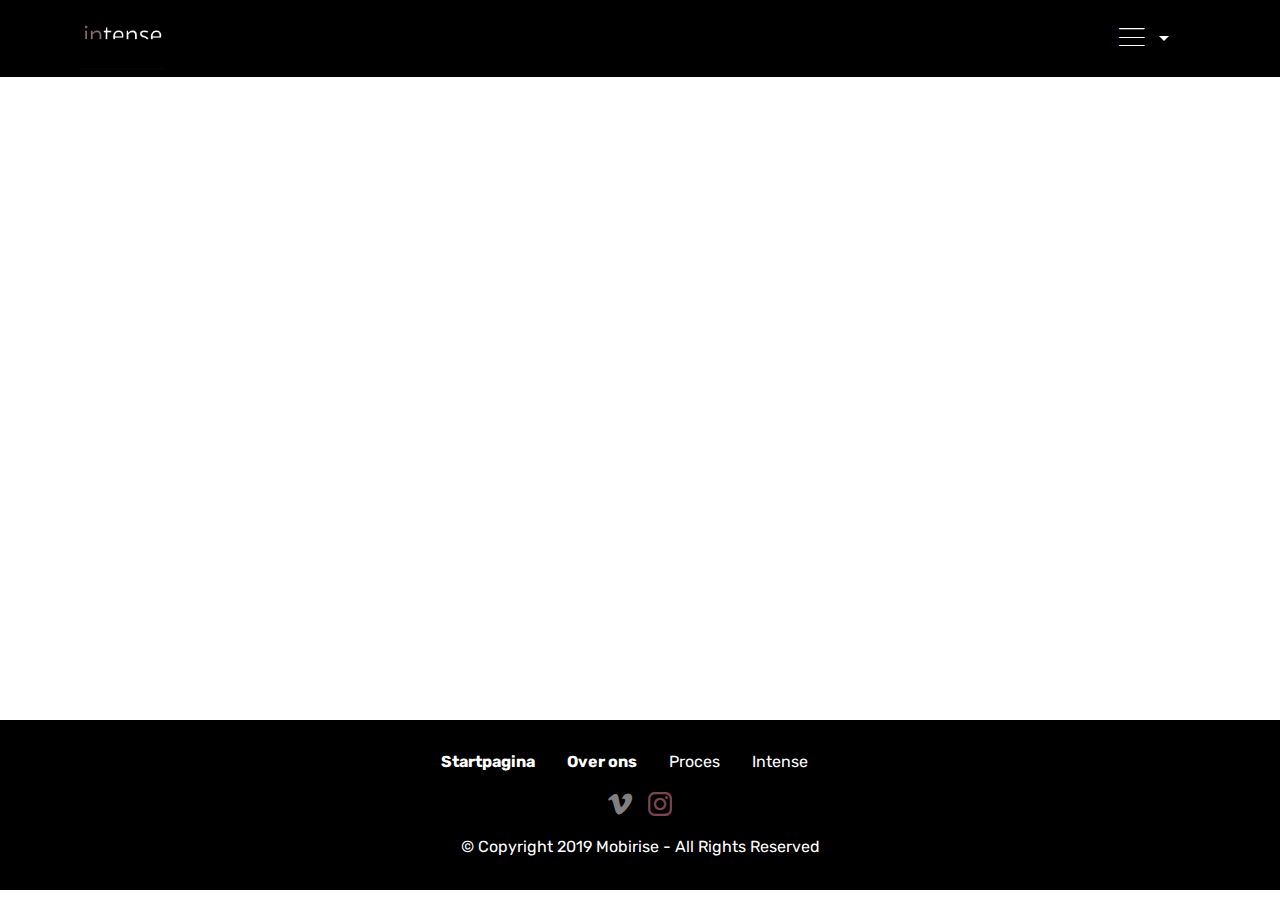
<file: page3.html>
<!DOCTYPE html>
<html  >
<head>
  <!-- Site made with Mobirise Website Builder v4.11.6, https://mobirise.com -->
  <meta charset="UTF-8">
  <meta http-equiv="X-UA-Compatible" content="IE=edge">
  <meta name="generator" content="Mobirise v4.11.6, mobirise.com">
  <meta name="viewport" content="width=device-width, initial-scale=1, minimum-scale=1">
  <link rel="shortcut icon" href="assets/images/m10-logo-intense.2-122x87.png" type="image/x-icon">
  <meta name="description" content="Site Maker Description">
  
  <title>intense</title>
  <link rel="stylesheet" href="assets/web/assets/mobirise-icons/mobirise-icons.css">
  <link rel="stylesheet" href="assets/bootstrap/css/bootstrap.min.css">
  <link rel="stylesheet" href="assets/bootstrap/css/bootstrap-grid.min.css">
  <link rel="stylesheet" href="assets/bootstrap/css/bootstrap-reboot.min.css">
  <link rel="stylesheet" href="assets/tether/tether.min.css">
  <link rel="stylesheet" href="assets/dropdown/css/style.css">
  <link rel="stylesheet" href="assets/socicon/css/styles.css">
  <link rel="stylesheet" href="assets/theme/css/style.css">
  <link rel="preload" as="style" href="assets/mobirise/css/mbr-additional.css"><link rel="stylesheet" href="assets/mobirise/css/mbr-additional.css" type="text/css">
  
  
  
</head>
<body>
  <section class="menu cid-rKu2cDdEFH" once="menu" id="menu1-3r">

    

    <nav class="navbar navbar-expand beta-menu navbar-dropdown align-items-center navbar-fixed-top navbar-toggleable-sm">
        <button class="navbar-toggler navbar-toggler-right" type="button" data-toggle="collapse" data-target="#navbarSupportedContent" aria-controls="navbarSupportedContent" aria-expanded="false" aria-label="Toggle navigation">
            <div class="hamburger">
                <span></span>
                <span></span>
                <span></span>
                <span></span>
            </div>
        </button>
        <div class="menu-logo">
            <div class="navbar-brand">
                <span class="navbar-logo">
                    <a href="index.html">
                         <img src="assets/images/m10-logo-intense.2-122x87.png" alt="Mobirise" title="" style="height: 3.8rem;">
                    </a>
                </span>
                
            </div>
        </div>
        <div class="collapse navbar-collapse" id="navbarSupportedContent">
            <ul class="navbar-nav nav-dropdown nav-right" data-app-modern-menu="true"><li class="nav-item dropdown">
                    <a class="nav-link link text-white dropdown-toggle display-4" href="https://mobirise.co" data-toggle="dropdown-submenu" aria-expanded="true"><span class="mbri-menu mbr-iconfont mbr-iconfont-btn"></span>
                        </a><div class="dropdown-menu"><a class="text-white dropdown-item display-4" href="index.html">Startpagina</a><a class="text-white dropdown-item display-4" href="page2.html">Over ons</a><a class="text-white dropdown-item display-4" href="page1.html">Proces</a><a class="text-white dropdown-item display-4" href="page3.html">Intense</a></div>
                </li>
                <li class="nav-item">
                    <a class="nav-link link text-white display-4" href="https://mobirise.co"></a>
                </li></ul>
            
        </div>
    </nav>
</section>

<section class="engine"><a href="https://mobirise.info/s">bootstrap themes</a></section><section class="cid-rJcx5kBndG" id="video2-k">

    
    
    <figure class="mbr-figure align-center">
        <div class="video-block" style="width: 100%;">
            <div><iframe class="mbr-embedded-video" src="https://www.youtube.com/embed/uNCr7NdOJgw?rel=0&amp;amp;showinfo=0&amp;autoplay=0&amp;loop=0" width="1280" height="720" frameborder="0" allowfullscreen></iframe></div>
        </div>
    </figure>
</section>

<section once="footers" class="cid-rJcr6hrGQt" id="footer7-j">

    

    

    <div class="container">
        <div class="media-container-row align-center mbr-white">
            <div class="row row-links">
                <ul class="foot-menu">
                    
                    
                    
                    
                    
                <li class="foot-menu-item mbr-fonts-style display-7">
                        <a class="text-white mbr-bold" href="index.html" target="_blank">Startpagina</a>
                    </li><li class="foot-menu-item mbr-fonts-style display-7">
                        <a class="text-white mbr-bold" href="page2.html" target="_blank">Over ons</a>
                    </li><li class="foot-menu-item mbr-fonts-style display-7"><a href="page1.html" class="text-white">Proces</a></li><li class="foot-menu-item mbr-fonts-style display-7"><a href="page3.html" class="text-white">Intense</a></li><li class="foot-menu-item mbr-fonts-style display-7"></li></ul>
            </div>
            <div class="row social-row">
                <div class="social-list align-right pb-2">
                    
                    
                    
                    
                    
                    
                <div class="soc-item">
                        <a href="https://twitter.com/mobirise" target="_blank">
                            <span class="mbr-iconfont mbr-iconfont-social socicon-twitter socicon" style="color: rgb(0, 0, 0); fill: rgb(0, 0, 0);"></span>
                        </a>
                    </div><div class="soc-item">
                        <a href="https://www.facebook.com/pages/Mobirise/1616226671953247" target="_blank">
                            <span class="mbr-iconfont mbr-iconfont-social socicon-facebook socicon" style="color: rgb(0, 0, 0); fill: rgb(0, 0, 0);"></span>
                        </a>
                    </div><div class="soc-item">
                        <a href="https://www.youtube.com/c/mobirise" target="_blank">
                            <span class="mbr-iconfont mbr-iconfont-social socicon-vimeo socicon"></span>
                        </a>
                    </div><div class="soc-item">
                        <a href="https://www.instagram.com/in.tense10/" target="_blank">
                            <span class="mbr-iconfont mbr-iconfont-social socicon-instagram socicon" style="color: rgb(240, 139, 164); fill: rgb(240, 139, 164);"></span>
                        </a>
                    </div><div class="soc-item">
                        <a href="https://plus.google.com/u/0/+Mobirise" target="_blank">
                            <span class="mbr-iconfont mbr-iconfont-social socicon-vimeo socicon" style="color: rgb(0, 0, 0); fill: rgb(0, 0, 0);"></span>
                        </a>
                    </div><div class="soc-item">
                        <a href="https://www.behance.net/Mobirise" target="_blank">
                            <span class="mbr-iconfont mbr-iconfont-social socicon-behance socicon" style="color: rgb(0, 0, 0); fill: rgb(0, 0, 0);"></span>
                        </a>
                    </div></div>
            </div>
            <div class="row row-copirayt">
                <p class="mbr-text mb-0 mbr-fonts-style mbr-white align-center display-7">
                    © Copyright 2019 Mobirise - All Rights Reserved
                </p>
            </div>
        </div>
    </div>
</section>


  <script src="assets/web/assets/jquery/jquery.min.js"></script>
  <script src="assets/popper/popper.min.js"></script>
  <script src="assets/bootstrap/js/bootstrap.min.js"></script>
  <script src="assets/tether/tether.min.js"></script>
  <script src="assets/smoothscroll/smooth-scroll.js"></script>
  <script src="assets/dropdown/js/nav-dropdown.js"></script>
  <script src="assets/dropdown/js/navbar-dropdown.js"></script>
  <script src="assets/touchswipe/jquery.touch-swipe.min.js"></script>
  <script src="assets/theme/js/script.js"></script>
  
  
</body>
</html>
</file>
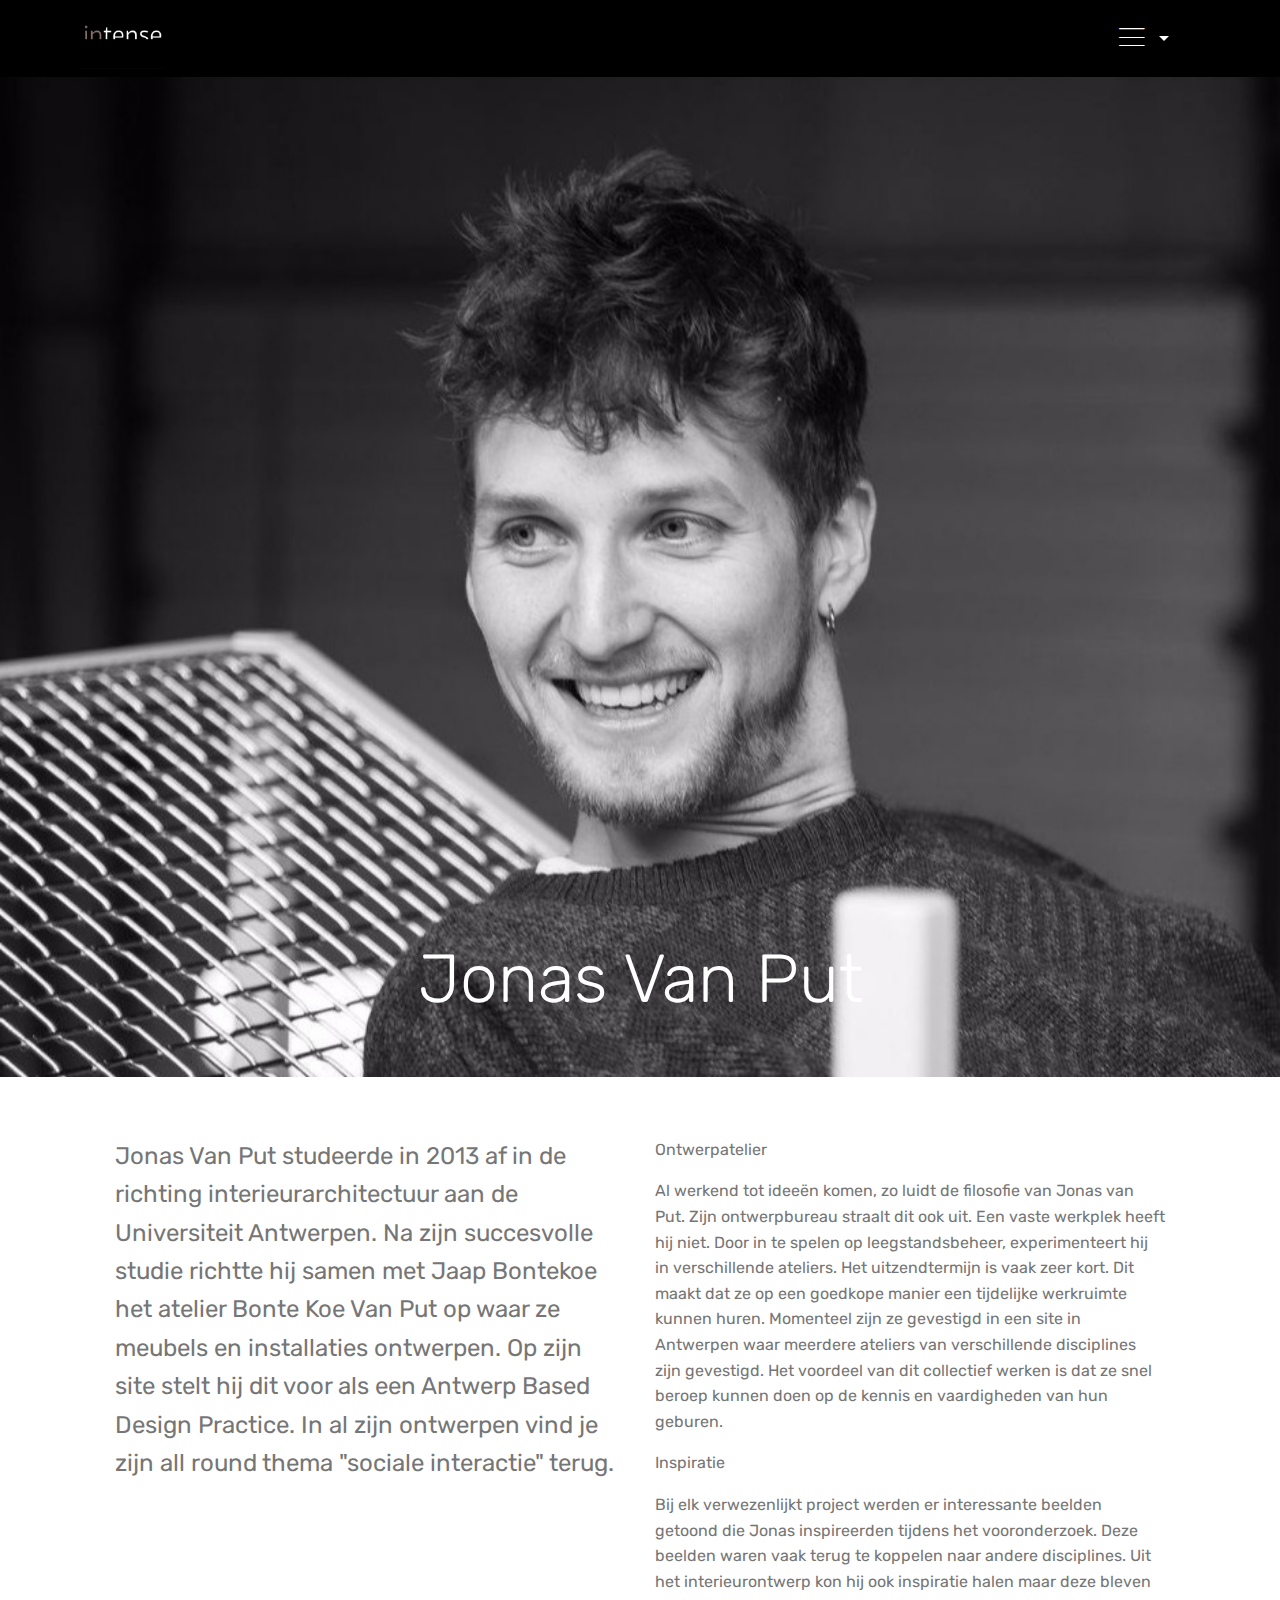
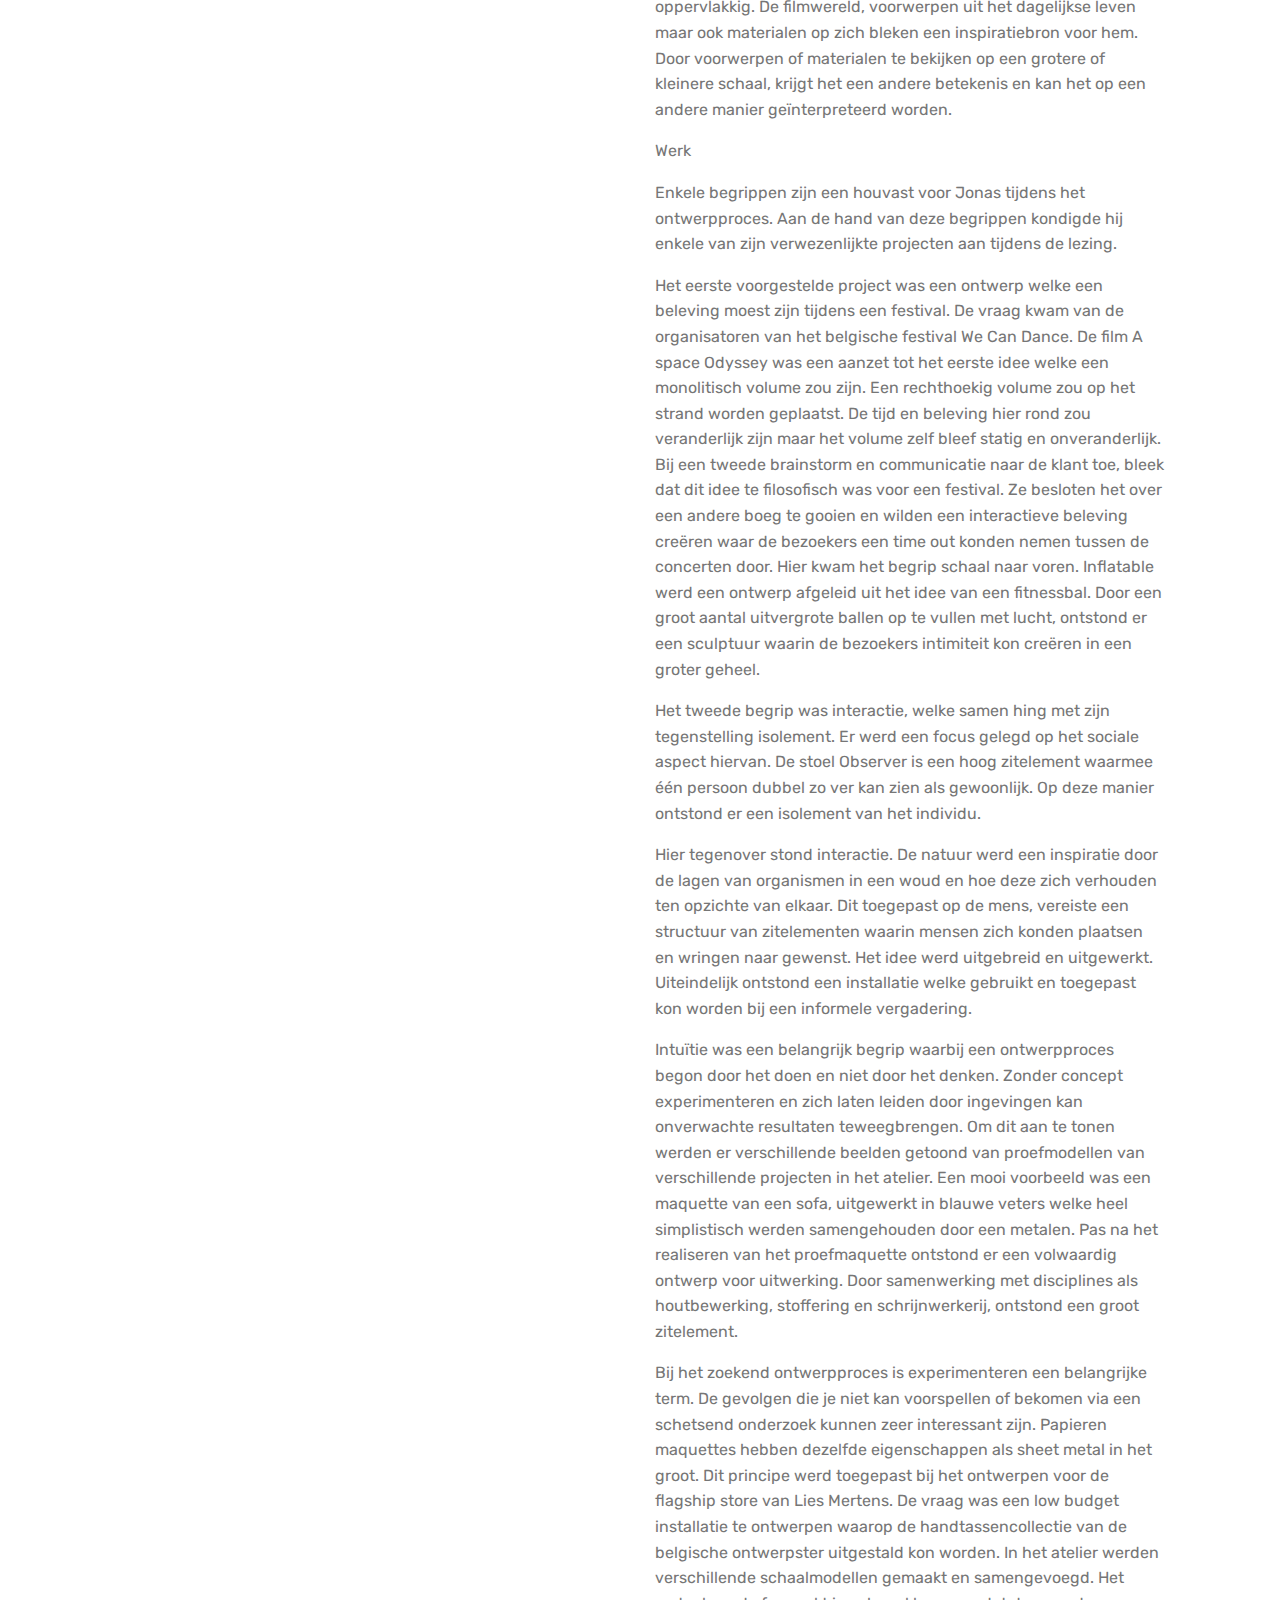
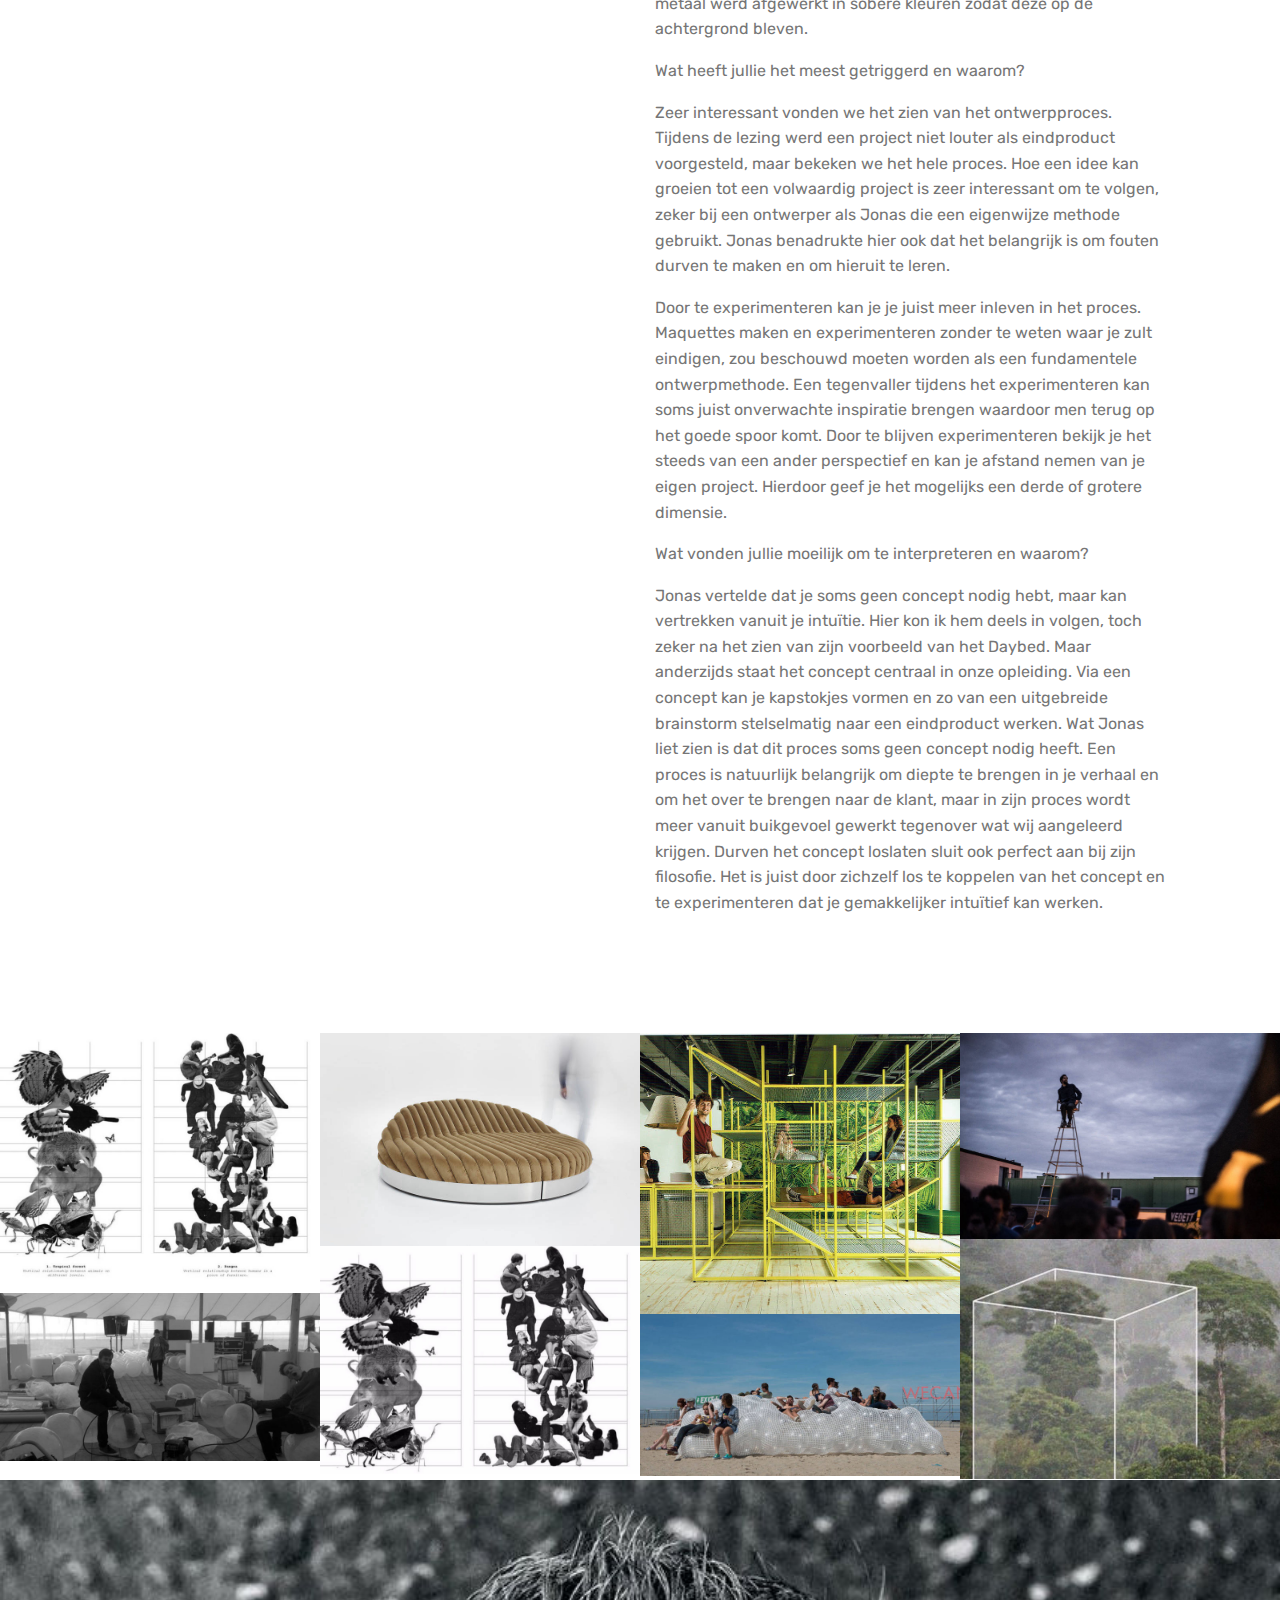
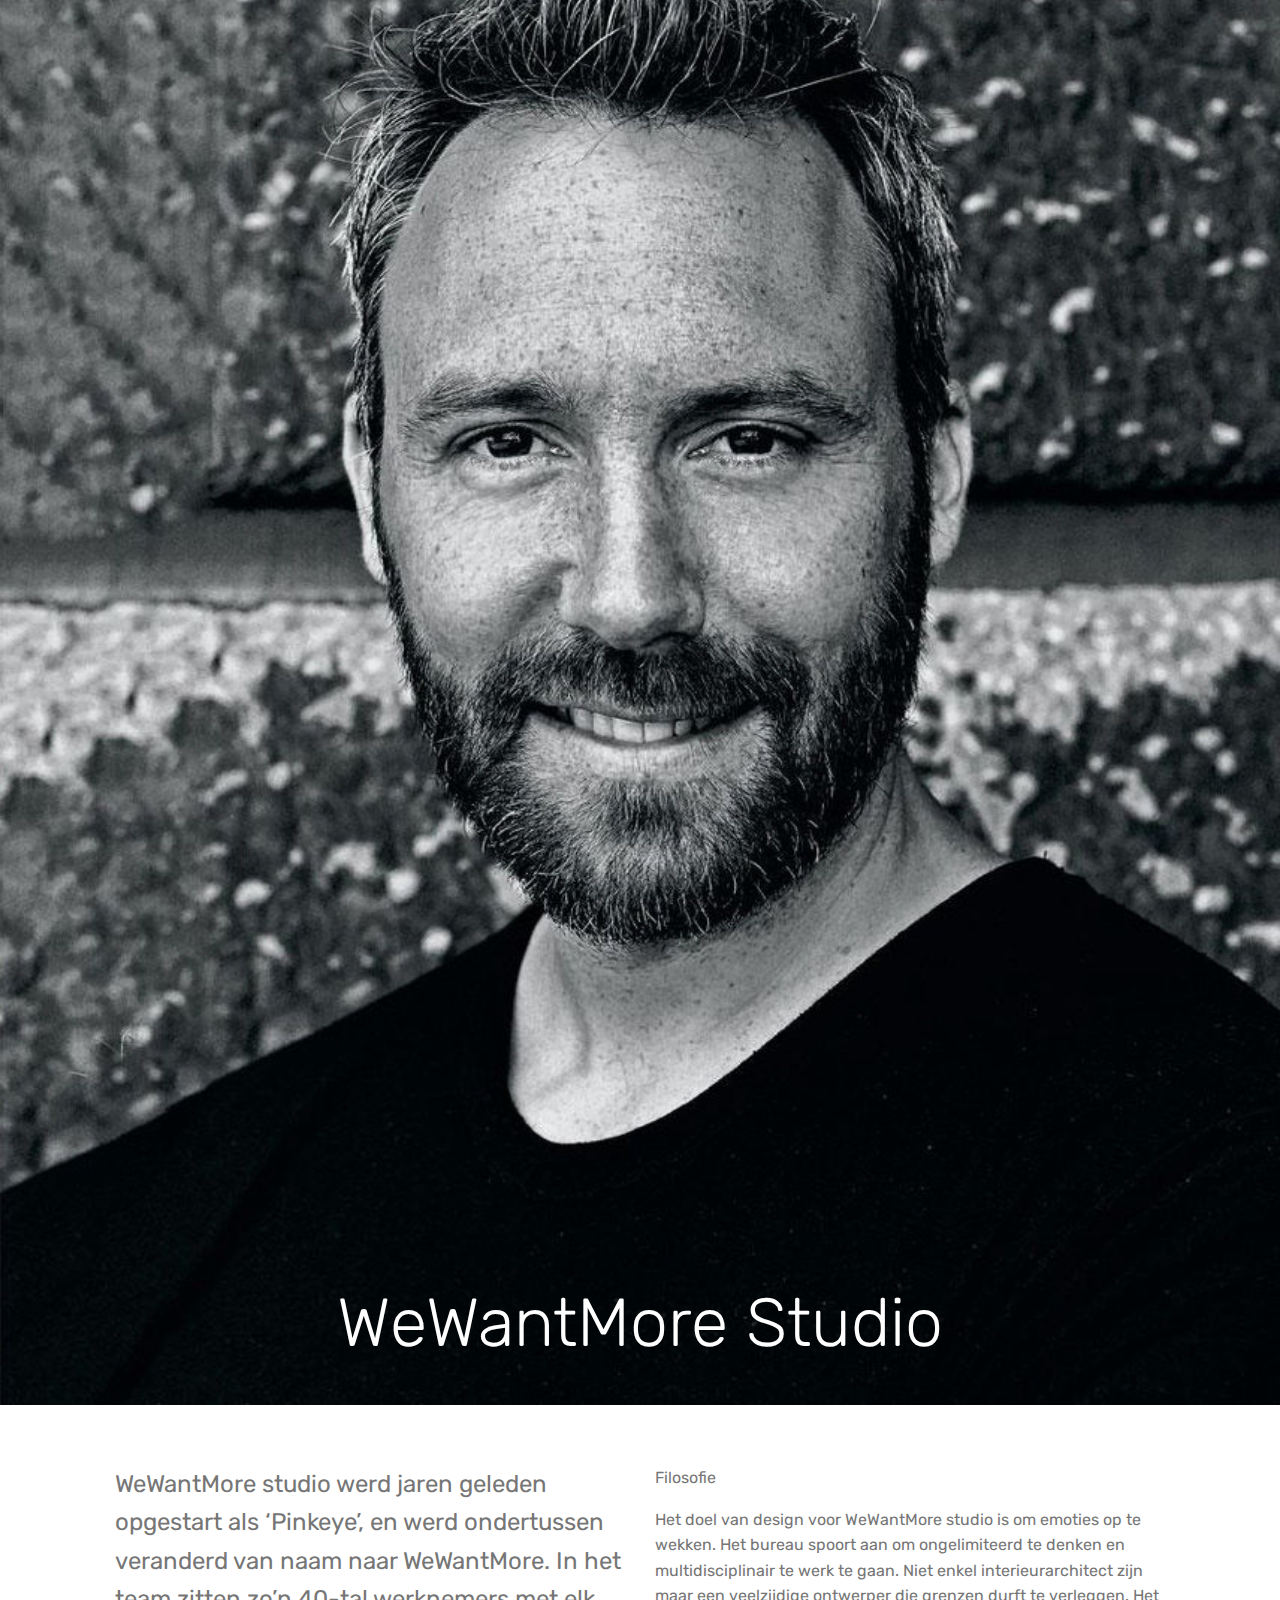
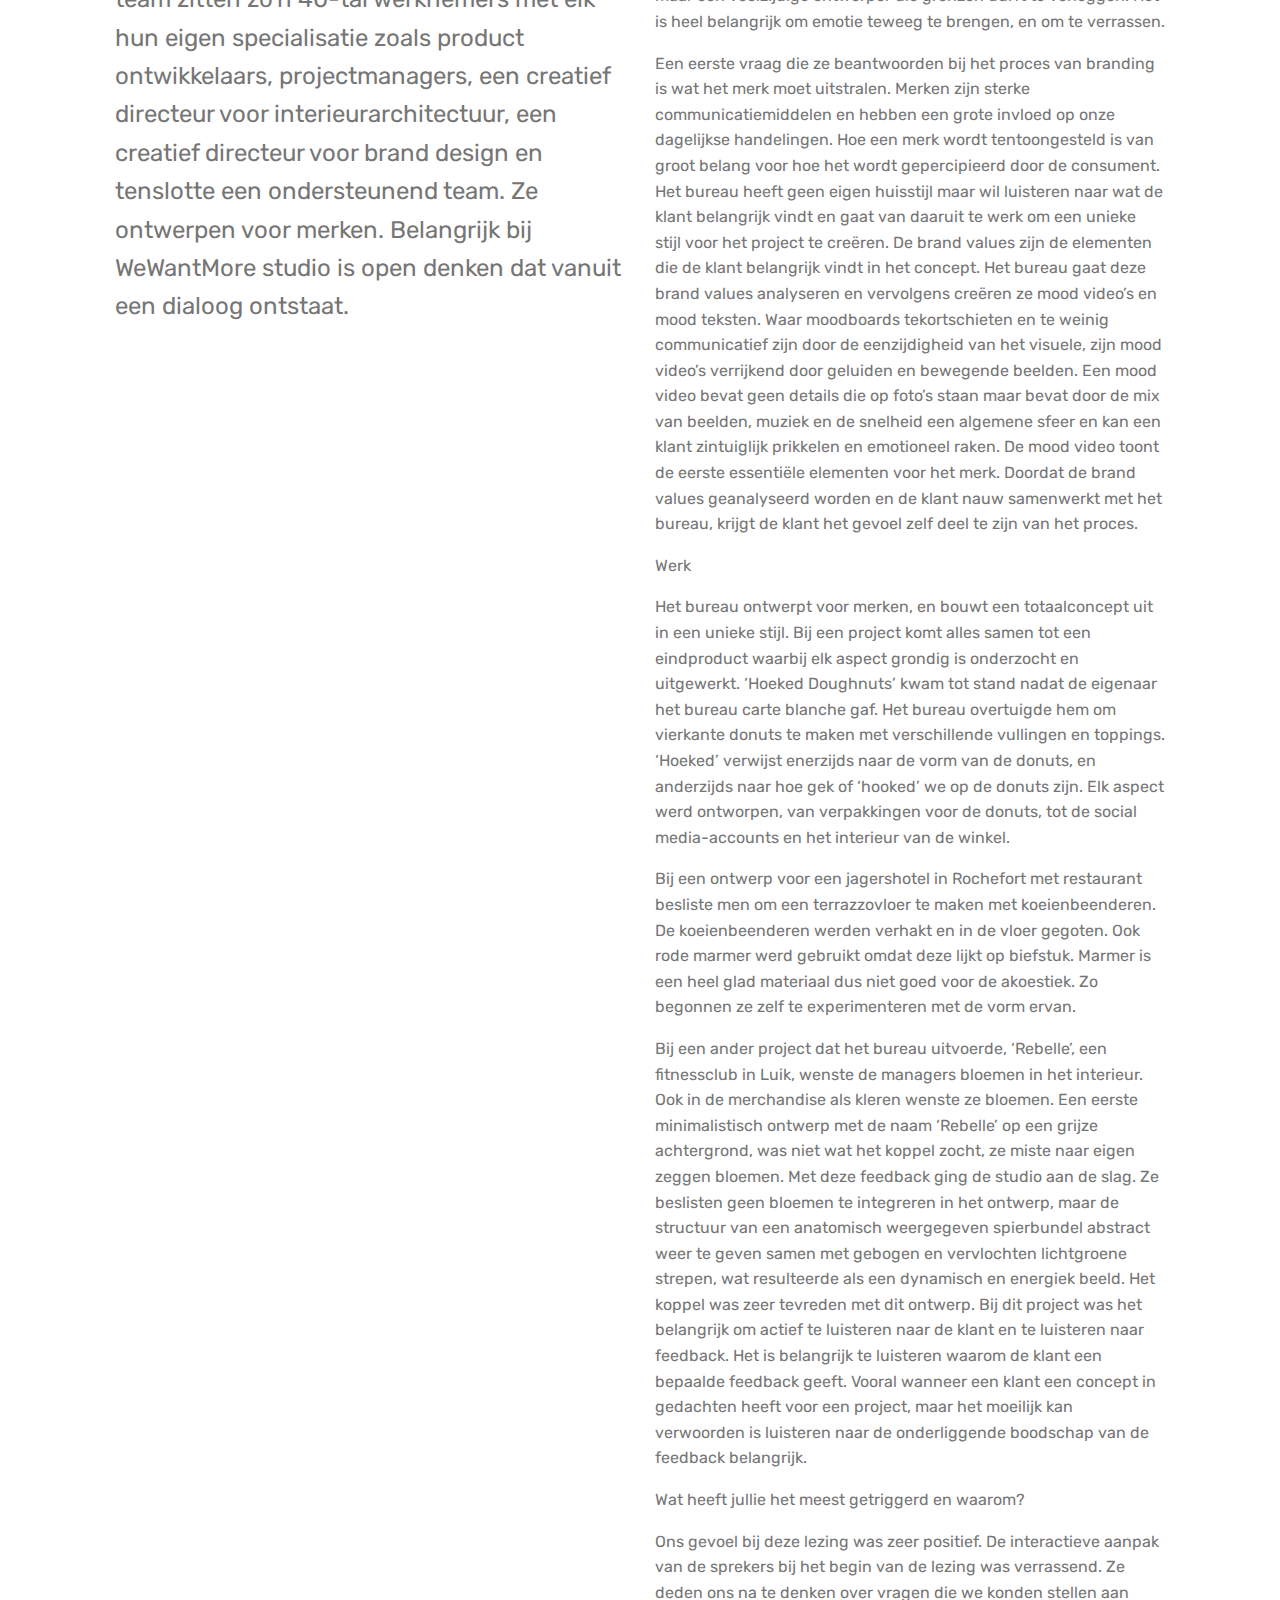
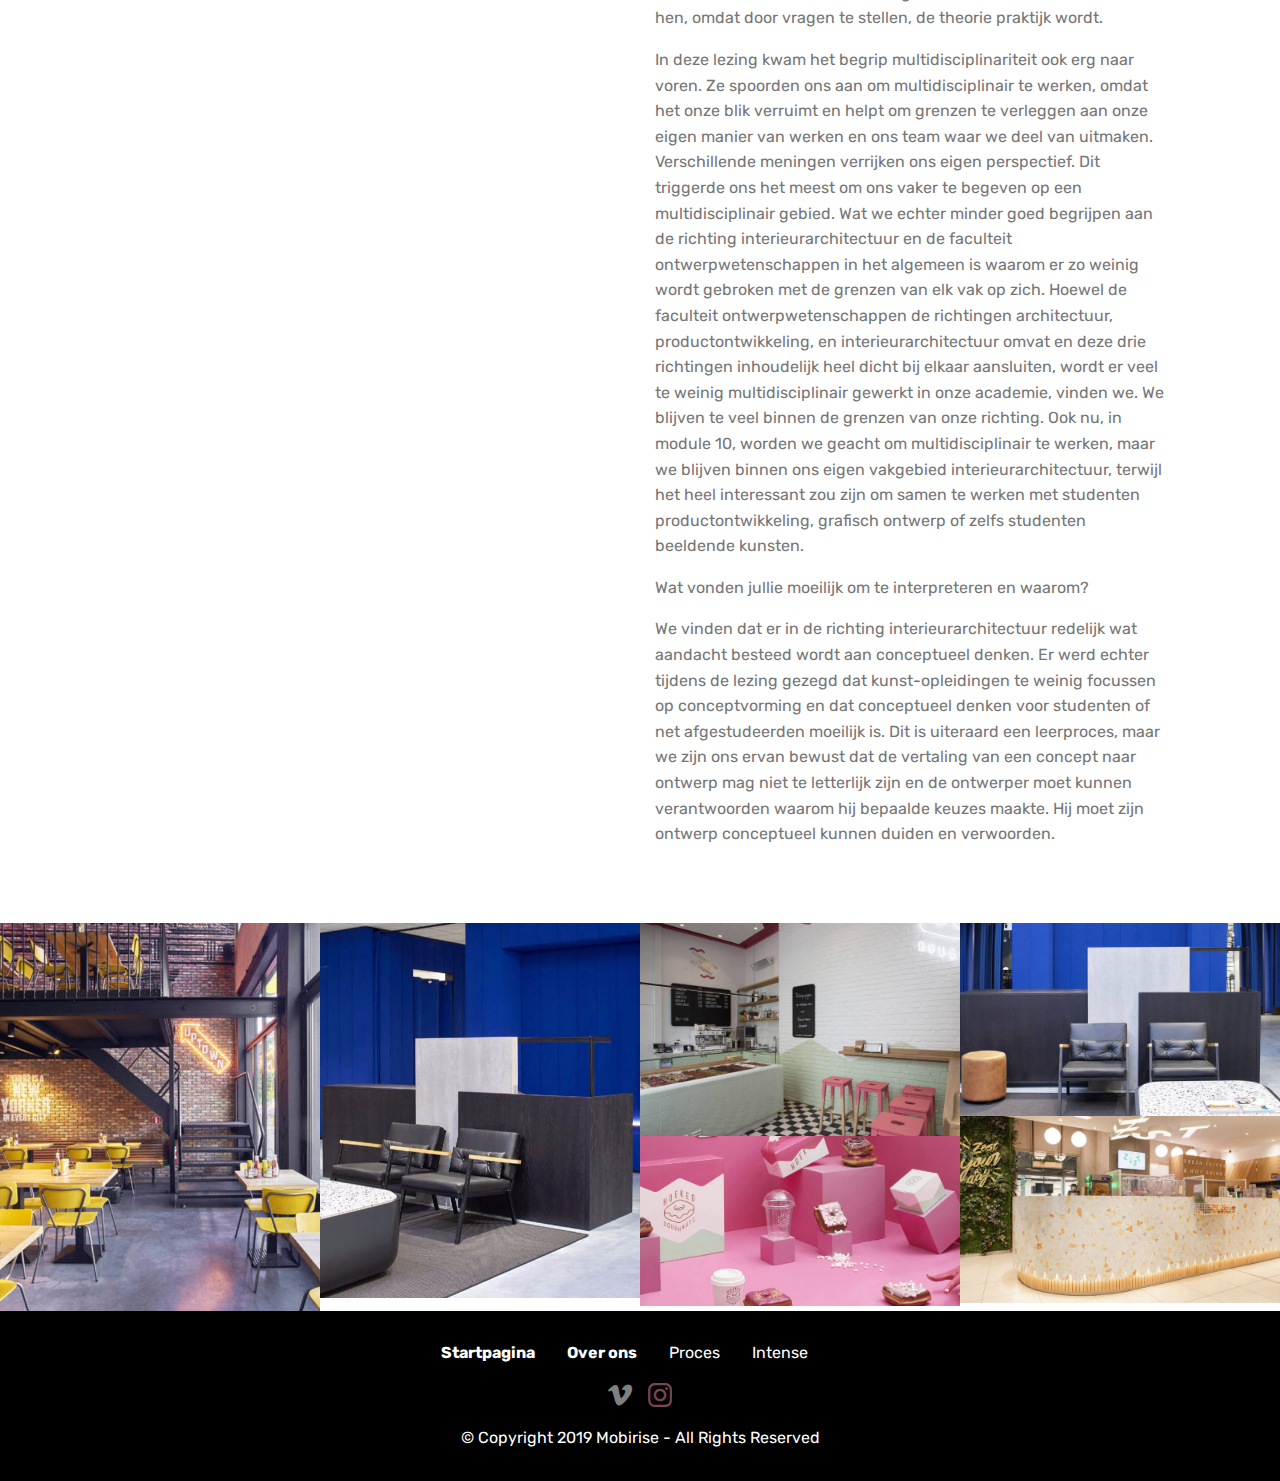
<file: page4.html>
<!DOCTYPE html>
<html  >
<head>
  <!-- Site made with Mobirise Website Builder v4.11.6, https://mobirise.com -->
  <meta charset="UTF-8">
  <meta http-equiv="X-UA-Compatible" content="IE=edge">
  <meta name="generator" content="Mobirise v4.11.6, mobirise.com">
  <meta name="viewport" content="width=device-width, initial-scale=1, minimum-scale=1">
  <link rel="shortcut icon" href="assets/images/m10-logo-intense.2-122x87.png" type="image/x-icon">
  <meta name="description" content="Website Creator Description">
  
  <title>katern a</title>
  <link rel="stylesheet" href="assets/web/assets/mobirise-icons/mobirise-icons.css">
  <link rel="stylesheet" href="assets/bootstrap/css/bootstrap.min.css">
  <link rel="stylesheet" href="assets/bootstrap/css/bootstrap-grid.min.css">
  <link rel="stylesheet" href="assets/bootstrap/css/bootstrap-reboot.min.css">
  <link rel="stylesheet" href="assets/socicon/css/styles.css">
  <link rel="stylesheet" href="assets/tether/tether.min.css">
  <link rel="stylesheet" href="assets/dropdown/css/style.css">
  <link rel="stylesheet" href="assets/theme/css/style.css">
  <link rel="stylesheet" href="assets/gallery/style.css">
  <link rel="preload" as="style" href="assets/mobirise/css/mbr-additional.css"><link rel="stylesheet" href="assets/mobirise/css/mbr-additional.css" type="text/css">
  
  
  
</head>
<body>
  <section class="menu cid-rKu2cDdEFH" once="menu" id="menu1-3r">

    

    <nav class="navbar navbar-expand beta-menu navbar-dropdown align-items-center navbar-fixed-top navbar-toggleable-sm">
        <button class="navbar-toggler navbar-toggler-right" type="button" data-toggle="collapse" data-target="#navbarSupportedContent" aria-controls="navbarSupportedContent" aria-expanded="false" aria-label="Toggle navigation">
            <div class="hamburger">
                <span></span>
                <span></span>
                <span></span>
                <span></span>
            </div>
        </button>
        <div class="menu-logo">
            <div class="navbar-brand">
                <span class="navbar-logo">
                    <a href="index.html">
                         <img src="assets/images/m10-logo-intense.2-122x87.png" alt="Mobirise" title="" style="height: 3.8rem;">
                    </a>
                </span>
                
            </div>
        </div>
        <div class="collapse navbar-collapse" id="navbarSupportedContent">
            <ul class="navbar-nav nav-dropdown nav-right" data-app-modern-menu="true"><li class="nav-item dropdown">
                    <a class="nav-link link text-white dropdown-toggle display-4" href="https://mobirise.co" data-toggle="dropdown-submenu" aria-expanded="true"><span class="mbri-menu mbr-iconfont mbr-iconfont-btn"></span>
                        </a><div class="dropdown-menu"><a class="text-white dropdown-item display-4" href="index.html">Startpagina</a><a class="text-white dropdown-item display-4" href="page2.html">Over ons</a><a class="text-white dropdown-item display-4" href="page1.html">Proces</a><a class="text-white dropdown-item display-4" href="page3.html">Intense</a></div>
                </li>
                <li class="nav-item">
                    <a class="nav-link link text-white display-4" href="https://mobirise.co"></a>
                </li></ul>
            
        </div>
    </nav>
</section>

<section class="engine"><a href="https://mobirise.info/v">free html templates</a></section><section class="cid-rJHkvERuHL" id="image2-o">

    

    <figure class="mbr-figure">
        <div class="image-block" style="width: 100%;">
            <img src="assets/images/jonas-3-1500x1001.jpeg" alt="Mobirise" title="">
            <figcaption class="mbr-figure-caption mbr-figure-caption-over">
                <div class="pb-5 px-3 mbr-white align-center mbr-fonts-style display-1"><p>Jonas Van Put</p></div>
            </figcaption>
        </div>
    </figure>
</section>

<section class="mbr-section article content3 cid-rJHkAtWGhT" id="content3-p">
      
     

    <div class="container">
        <div class="media-container-row">
            <div class="row col-12 col-md-12">
                <div class="col-12 mbr-text mbr-fonts-style col-md-6 display-5">
                     <p>Jonas Van Put studeerde in 2013 af in de richting interieurarchitectuur aan de Universiteit Antwerpen. Na zijn succesvolle studie richtte hij samen met Jaap Bontekoe het atelier Bonte Koe Van Put op waar ze meubels en installaties ontwerpen. Op zijn site stelt hij dit voor als een Antwerp Based Design Practice. In al zijn ontwerpen vind je zijn all round thema "sociale interactie" terug.
</p><p><br></p>
                </div>
                <div class="col-12 mbr-text mbr-fonts-style display-7 col-md-6">
                     <p>Ontwerpatelier
</p><p>Al werkend tot ideeën komen, zo luidt de filosofie van Jonas van Put. Zijn ontwerpbureau straalt dit ook uit. Een vaste werkplek heeft hij niet. Door in te spelen op leegstandsbeheer, experimenteert hij in verschillende ateliers. Het uitzendtermijn is vaak zeer kort. Dit maakt dat ze op een goedkope manier een tijdelijke werkruimte kunnen huren. Momenteel zijn ze gevestigd in een site in Antwerpen waar meerdere ateliers van verschillende disciplines zijn gevestigd. Het voordeel van dit collectief werken is dat ze snel beroep kunnen doen op de kennis en vaardigheden van hun geburen. 
</p><p>
</p><p>Inspiratie
</p><p>Bij elk verwezenlijkt project werden er interessante beelden getoond die Jonas inspireerden tijdens het vooronderzoek. Deze beelden waren vaak terug te koppelen naar andere disciplines. Uit het interieurontwerp kon hij ook inspiratie halen maar deze bleven oppervlakkig. De filmwereld, voorwerpen uit het dagelijkse leven maar ook materialen op zich bleken een inspiratiebron voor hem. Door voorwerpen of materialen te bekijken op een grotere of kleinere schaal, krijgt het een andere betekenis en kan het op een andere manier geïnterpreteerd worden. 
</p><p>Werk
</p><p>Enkele begrippen zijn een houvast voor Jonas tijdens het ontwerpproces. Aan de hand van deze begrippen kondigde hij enkele van zijn verwezenlijkte projecten aan tijdens de lezing. 
</p><p>Het eerste voorgestelde project was een ontwerp welke een beleving moest zijn tijdens een festival. De vraag kwam van de organisatoren van het belgische festival We Can Dance. De film A space Odyssey was een aanzet tot het eerste idee welke een monolitisch volume zou zijn. Een rechthoekig volume zou op het strand worden geplaatst. De tijd en beleving hier rond zou veranderlijk zijn maar het volume zelf bleef statig en onveranderlijk. Bij een tweede brainstorm en communicatie naar de klant toe, bleek dat dit idee te filosofisch was voor een festival. Ze besloten het over een andere boeg te gooien en wilden een interactieve beleving creëren waar de bezoekers een time out konden nemen tussen de concerten door. Hier kwam het begrip schaal naar voren. Inflatable werd een ontwerp afgeleid uit het idee van een fitnessbal. Door een groot aantal uitvergrote ballen op te vullen met lucht, ontstond er een sculptuur waarin de bezoekers intimiteit kon creëren in een groter geheel.
</p><p>Het tweede begrip was interactie, welke samen hing met zijn tegenstelling isolement. Er werd een focus gelegd op het sociale aspect hiervan. De stoel Observer is een hoog zitelement waarmee één persoon dubbel zo ver kan zien als gewoonlijk. Op deze manier ontstond er een isolement van het individu.
</p><p>Hier tegenover stond interactie. De natuur werd een inspiratie door de lagen van organismen in een woud en hoe deze zich verhouden ten opzichte van elkaar. Dit toegepast op de mens, vereiste een structuur van zitelementen waarin mensen zich konden plaatsen en wringen naar gewenst. Het idee werd uitgebreid en uitgewerkt. Uiteindelijk ontstond een installatie welke gebruikt en toegepast kon worden bij een informele vergadering.
</p><p>Intuïtie was een belangrijk begrip waarbij een ontwerpproces begon door het doen en niet door het denken. Zonder concept experimenteren en zich laten leiden door ingevingen kan onverwachte resultaten teweegbrengen. Om dit aan te tonen werden er verschillende beelden getoond van proefmodellen van verschillende projecten in het atelier. Een mooi voorbeeld was een maquette van een sofa, uitgewerkt in blauwe veters welke heel simplistisch werden samengehouden door een metalen. Pas na het realiseren van het proefmaquette ontstond er een volwaardig ontwerp voor uitwerking. Door samenwerking met disciplines als houtbewerking, stoffering en schrijnwerkerij, ontstond een groot zitelement.
</p><p>Bij het zoekend ontwerpproces is experimenteren een belangrijke term. De gevolgen die je niet kan voorspellen of bekomen via een schetsend onderzoek kunnen zeer interessant zijn. Papieren maquettes hebben dezelfde eigenschappen als sheet metal in het groot. Dit principe werd toegepast bij het ontwerpen voor de flagship store van Lies Mertens. De vraag was een low budget installatie te ontwerpen waarop de handtassencollectie van de belgische ontwerpster uitgestald kon worden. In het atelier werden verschillende schaalmodellen gemaakt en samengevoegd. Het metaal werd afgewerkt in sobere kleuren zodat deze op de achtergrond bleven.
</p><p>Wat heeft jullie het meest getriggerd en waarom?
</p><p>Zeer interessant vonden we het zien van het ontwerpproces. Tijdens de lezing werd een project niet louter als eindproduct voorgesteld, maar bekeken we het hele proces. Hoe een idee kan groeien tot een volwaardig project is zeer interessant om te volgen, zeker bij een ontwerper als Jonas die een eigenwijze methode gebruikt. Jonas benadrukte hier ook dat het belangrijk is om fouten durven te maken en om hieruit te leren.
</p><p>Door te experimenteren kan je je juist meer inleven in het proces. Maquettes maken en experimenteren zonder te weten waar je zult eindigen, zou beschouwd moeten worden als een fundamentele ontwerpmethode. Een tegenvaller tijdens het experimenteren kan soms  juist onverwachte inspiratie brengen waardoor men terug op het goede spoor komt. Door te blijven experimenteren bekijk je het steeds van een ander perspectief en kan je afstand nemen van je eigen project. Hierdoor geef je het mogelijks een derde of grotere dimensie.
</p><p>
</p><p>Wat vonden jullie moeilijk om te interpreteren en waarom?
</p><p>Jonas vertelde dat je soms geen concept nodig hebt, maar kan vertrekken vanuit je intuïtie. Hier kon ik hem deels in volgen, toch zeker na het zien van zijn voorbeeld van het Daybed. Maar anderzijds staat het concept centraal in onze opleiding. Via een concept kan je kapstokjes vormen en zo van een uitgebreide brainstorm stelselmatig naar een eindproduct werken. Wat Jonas liet zien is dat dit proces soms geen concept nodig heeft. Een proces is natuurlijk belangrijk om diepte te brengen in je verhaal en om het over te brengen naar de klant, maar in zijn proces wordt meer vanuit buikgevoel gewerkt tegenover wat wij aangeleerd krijgen. Durven het concept loslaten sluit ook perfect aan bij zijn filosofie. Het is juist door zichzelf los te koppelen van het concept en te experimenteren dat je gemakkelijker intuïtief kan werken.
</p><p><br></p>
                </div>
                
            </div>
        </div>
    </div>
</section>

<section class="mbr-gallery mbr-slider-carousel cid-rJHkHemP8l" id="gallery3-q">

    

    <div>
        <div><!-- Filter --><!-- Gallery --><div class="mbr-gallery-row"><div class="mbr-gallery-layout-default"><div><div><div class="mbr-gallery-item mbr-gallery-item--p0" data-video-url="false" data-tags="Geweldige"><div href="#lb-gallery3-q" data-slide-to="0" data-toggle="modal"><img src="assets/images/3-892x725-800x650.jpg" alt="" title=""><span class="icon-focus"></span></div></div><div class="mbr-gallery-item mbr-gallery-item--p0" data-video-url="false" data-tags="Sympathieke"><div href="#lb-gallery3-q" data-slide-to="1" data-toggle="modal"><img src="assets/images/daybed-750x500-750x500.jpg" alt="" title=""><span class="icon-focus"></span></div></div><div class="mbr-gallery-item mbr-gallery-item--p0" data-video-url="false" data-tags="Creatieve"><div href="#lb-gallery3-q" data-slide-to="2" data-toggle="modal"><img src="assets/images/m10-aon-afdrukken1-730x643-730x643.jpg" alt="" title=""><span class="icon-focus"></span></div></div><div class="mbr-gallery-item mbr-gallery-item--p0" data-video-url="false" data-tags="Bewegende"><div href="#lb-gallery3-q" data-slide-to="3" data-toggle="modal"><img src="assets/images/7-observer-nationaal-minh-sonnguyen-1500x969-800x517.jpg" alt="" title=""><span class="icon-focus"></span></div></div><div class="mbr-gallery-item mbr-gallery-item--p0" data-video-url="false" data-tags="Geweldige"><div href="#lb-gallery3-q" data-slide-to="4" data-toggle="modal"><img src="assets/images/2-2-644x633-456x342.jpeg" alt="" title=""><span class="icon-focus"></span></div></div><div class="mbr-gallery-item mbr-gallery-item--p0" data-video-url="false" data-tags="Geweldige"><div href="#lb-gallery3-q" data-slide-to="5" data-toggle="modal"><img src="assets/images/3-892x725-800x570.jpeg" alt="" title=""><span class="icon-focus"></span></div></div><div class="mbr-gallery-item mbr-gallery-item--p0" data-video-url="false" data-tags="Sympathieke"><div href="#lb-gallery3-q" data-slide-to="6" data-toggle="modal"><img src="assets/images/8-836x439-800x420.jpg" alt="" title=""><span class="icon-focus"></span></div></div><div class="mbr-gallery-item mbr-gallery-item--p0" data-video-url="false" data-tags="Bewegende"><div href="#lb-gallery3-q" data-slide-to="7" data-toggle="modal"><img src="assets/images/7-994x503-800x405.jpg" alt="" title=""><span class="icon-focus"></span></div></div></div></div><div class="clearfix"></div></div></div><!-- Lightbox --><div data-app-prevent-settings="" class="mbr-slider modal fade carousel slide" tabindex="-1" data-keyboard="true" data-interval="false" id="lb-gallery3-q"><div class="modal-dialog"><div class="modal-content"><div class="modal-body"><div class="carousel-inner"><div class="carousel-item active"><img src="assets/images/3-892x725.jpg" alt="" title=""></div><div class="carousel-item"><img src="assets/images/daybed-750x500.jpg" alt="" title=""></div><div class="carousel-item"><img src="assets/images/m10-aon-afdrukken1-730x643.jpg" alt="" title=""></div><div class="carousel-item"><img src="assets/images/7-observer-nationaal-minh-sonnguyen-1500x969.jpg" alt="" title=""></div><div class="carousel-item"><img src="assets/images/2-2-644x633.jpeg" alt="" title=""></div><div class="carousel-item"><img src="assets/images/3-892x725.jpeg" alt="" title=""></div><div class="carousel-item"><img src="assets/images/8-836x439.jpg" alt="" title=""></div><div class="carousel-item"><img src="assets/images/7-994x503.jpg" alt="" title=""></div></div><a class="carousel-control carousel-control-prev" role="button" data-slide="prev" href="#lb-gallery3-q"><span class="mbri-left mbr-iconfont" aria-hidden="true"></span><span class="sr-only">Previous</span></a><a class="carousel-control carousel-control-next" role="button" data-slide="next" href="#lb-gallery3-q"><span class="mbri-right mbr-iconfont" aria-hidden="true"></span><span class="sr-only">Next</span></a><a class="close" href="#" role="button" data-dismiss="modal"><span class="sr-only">Close</span></a></div></div></div></div></div>
    </div>

</section>

<section class="cid-rJMqFySyeg" id="image2-1w">

    

    <figure class="mbr-figure">
        <div class="image-block" style="width: 100%;">
            <img src="assets/images/m10-aon-afdrukken-856x1020.jpg" alt="Mobirise" title="">
            <figcaption class="mbr-figure-caption mbr-figure-caption-over">
                <div class="pb-5 px-3 mbr-white align-center mbr-fonts-style display-1">WeWantMore Studio</div>
            </figcaption>
        </div>
    </figure>
</section>

<section class="mbr-section article content3 cid-rJMqLdSseh" id="content3-1x">
      
     

    <div class="container">
        <div class="media-container-row">
            <div class="row col-12 col-md-12">
                <div class="col-12 mbr-text mbr-fonts-style col-md-6 display-5">
                     <p>WeWantMore studio werd jaren geleden opgestart als ‘Pinkeye’, en werd ondertussen veranderd van naam naar WeWantMore. In het team zitten zo’n 40-tal werknemers met elk hun eigen specialisatie zoals product ontwikkelaars, projectmanagers, een creatief directeur voor interieurarchitectuur, een creatief directeur voor brand design en tenslotte een ondersteunend team. Ze ontwerpen voor merken. Belangrijk bij WeWantMore studio is open denken dat vanuit een dialoog ontstaat.</p>
                </div>
                <div class="col-12 mbr-text mbr-fonts-style display-7 col-md-6">
                     <p>Filosofie
</p><p>Het doel van design voor WeWantMore studio is om emoties op te wekken. Het bureau spoort aan om ongelimiteerd te denken en multidisciplinair te werk te gaan. Niet enkel interieurarchitect zijn maar een veelzijdige ontwerper die grenzen durft te verleggen. Het is heel belangrijk om emotie teweeg te brengen, en om te verrassen.
</p><p>Een eerste vraag die ze beantwoorden bij het proces van branding is wat het merk moet uitstralen. Merken zijn sterke communicatiemiddelen en hebben een grote invloed op onze dagelijkse handelingen. Hoe een merk wordt tentoongesteld is van groot belang voor hoe het wordt gepercipieerd door de consument. Het bureau heeft geen eigen huisstijl maar wil luisteren naar wat de klant belangrijk vindt en gaat van daaruit te werk om een unieke stijl voor het project te creëren. De brand values zijn de elementen die de klant belangrijk vindt in het concept. Het bureau gaat deze brand values analyseren en vervolgens creëren ze mood video’s en mood teksten. Waar moodboards tekortschieten en te weinig communicatief zijn door de eenzijdigheid van het visuele, zijn mood video’s verrijkend door geluiden en bewegende beelden. Een mood video bevat geen details die op foto’s staan maar bevat door de mix van beelden, muziek en de snelheid een algemene sfeer en kan een klant zintuiglijk prikkelen en emotioneel raken. De mood video toont de eerste essentiële elementen voor het merk. Doordat de brand values geanalyseerd worden en de klant nauw samenwerkt met het bureau, krijgt de klant het gevoel zelf deel te zijn van het proces.
</p><p>Werk
</p><p>Het bureau ontwerpt voor merken, en bouwt een totaalconcept uit in een unieke stijl. Bij een project komt alles samen tot een eindproduct waarbij elk aspect grondig is onderzocht en uitgewerkt. ‘Hoeked Doughnuts’ kwam tot stand nadat de eigenaar het bureau carte blanche gaf. Het bureau overtuigde hem om vierkante donuts te maken met verschillende vullingen en toppings. ‘Hoeked’ verwijst enerzijds naar de vorm van de donuts, en anderzijds naar hoe gek of ‘hooked’ we op de donuts zijn. Elk aspect werd ontworpen, van verpakkingen voor de donuts, tot de social media-accounts en het interieur van de winkel.
</p><p>Bij een ontwerp voor een jagershotel in Rochefort met restaurant besliste men om een terrazzovloer te maken met koeienbeenderen. De koeienbeenderen werden verhakt en in de vloer gegoten. Ook rode marmer werd gebruikt omdat deze lijkt op biefstuk. Marmer is een heel glad materiaal dus niet goed voor de akoestiek. Zo begonnen ze zelf te experimenteren met de vorm ervan.
</p><p>Bij een ander project dat het bureau uitvoerde, ‘Rebelle’, een fitnessclub in Luik, wenste de managers bloemen in het interieur. Ook in de merchandise als kleren wenste ze bloemen. Een eerste minimalistisch ontwerp met de naam ‘Rebelle’ op een grijze achtergrond, was niet wat het koppel zocht, ze miste naar eigen zeggen bloemen. Met deze feedback ging de studio aan de slag. Ze beslisten geen bloemen te integreren in het ontwerp, maar de structuur van een anatomisch weergegeven spierbundel abstract weer te geven samen met gebogen en vervlochten lichtgroene strepen, wat resulteerde als een dynamisch en energiek beeld. Het koppel was zeer tevreden met dit ontwerp. Bij dit project was het belangrijk om actief te luisteren naar de klant en te luisteren naar feedback. Het is belangrijk te luisteren waarom de klant een bepaalde feedback geeft. Vooral wanneer een klant een concept in gedachten heeft voor een project, maar het moeilijk kan verwoorden is luisteren naar de onderliggende boodschap van de feedback belangrijk.
</p><p>Wat heeft jullie het meest getriggerd en waarom?
</p><p>Ons gevoel bij deze lezing was zeer positief. De interactieve aanpak van de sprekers bij het begin van de lezing was verrassend. Ze deden ons na te denken over vragen die we konden stellen aan hen, omdat door vragen te stellen, de theorie praktijk wordt.</p><p>In deze lezing kwam het begrip multidisciplinariteit ook erg naar voren. Ze spoorden ons aan om multidisciplinair te werken, omdat het onze blik verruimt en helpt om grenzen te verleggen aan onze eigen manier van werken en ons team waar we deel van uitmaken. Verschillende meningen verrijken ons eigen perspectief. Dit triggerde ons het meest om ons vaker te begeven op een multidisciplinair gebied. Wat we echter minder goed begrijpen aan de richting interieurarchitectuur en de faculteit ontwerpwetenschappen in het algemeen is waarom er zo weinig wordt gebroken met de grenzen van elk vak op zich. Hoewel de faculteit ontwerpwetenschappen de richtingen architectuur, productontwikkeling, en interieurarchitectuur omvat en deze drie richtingen inhoudelijk heel dicht bij elkaar aansluiten, wordt er veel te weinig multidisciplinair gewerkt in onze academie, vinden we. We blijven te veel binnen de grenzen van onze richting. Ook nu, in module 10, worden we geacht om multidisciplinair te werken, maar we blijven binnen ons eigen vakgebied interieurarchitectuur, terwijl het heel interessant zou zijn om samen te werken met studenten productontwikkeling, grafisch ontwerp of zelfs studenten beeldende kunsten.
</p><p>Wat vonden jullie moeilijk om te interpreteren en waarom?
</p><p>We vinden dat er in de richting interieurarchitectuur redelijk wat aandacht besteed wordt aan conceptueel denken. Er werd echter tijdens de lezing gezegd dat kunst-opleidingen te weinig focussen op conceptvorming en dat conceptueel denken voor studenten of net afgestudeerden moeilijk is. Dit is uiteraard een leerproces, maar we zijn ons ervan bewust dat de vertaling van een concept naar ontwerp mag niet te letterlijk zijn en de ontwerper moet kunnen verantwoorden waarom hij bepaalde keuzes maakte. Hij moet zijn ontwerp conceptueel kunnen duiden en verwoorden.</p>
                </div>
                
            </div>
        </div>
    </div>
</section>

<section class="mbr-gallery mbr-slider-carousel cid-rJMqO7KSRy" id="gallery3-1y">

    

    <div>
        <div><!-- Filter --><!-- Gallery --><div class="mbr-gallery-row"><div class="mbr-gallery-layout-default"><div><div><div class="mbr-gallery-item mbr-gallery-item--p0" data-video-url="false" data-tags="Bewegende"><div href="#lb-gallery3-1y" data-slide-to="0" data-toggle="modal"><img src="assets/images/3-545x817-531x644.jpeg" alt="" title=""><span class="icon-focus"></span></div></div><div class="mbr-gallery-item mbr-gallery-item--p0" data-video-url="false" data-tags="Geweldige"><div href="#lb-gallery3-1y" data-slide-to="1" data-toggle="modal"><img src="assets/images/5-1-552x830-552x647.jpeg" alt="" title=""><span class="icon-focus"></span></div></div><div class="mbr-gallery-item mbr-gallery-item--p0" data-video-url="false" data-tags="Geweldige"><div href="#lb-gallery3-1y" data-slide-to="2" data-toggle="modal"><img src="assets/images/2-816x544-800x533.jpg" alt="" title=""><span class="icon-focus"></span></div></div><div class="mbr-gallery-item mbr-gallery-item--p0" data-video-url="false" data-tags="Bewegende"><div href="#lb-gallery3-1y" data-slide-to="3" data-toggle="modal"><img src="assets/images/6-958x580-800x484.jpg" alt="" title=""><span class="icon-focus"></span></div></div><div class="mbr-gallery-item mbr-gallery-item--p0" data-video-url="false" data-tags="Geweldige"><div href="#lb-gallery3-1y" data-slide-to="4" data-toggle="modal"><img src="assets/images/7-1014x593-800x468.jpg" alt="" title=""><span class="icon-focus"></span></div></div><div class="mbr-gallery-item mbr-gallery-item--p0" data-video-url="false" data-tags="Geweldige"><div href="#lb-gallery3-1y" data-slide-to="5" data-toggle="modal"><img src="assets/images/1-1032x548-800x425.jpg" alt="" title=""><span class="icon-focus"></span></div></div></div></div><div class="clearfix"></div></div></div><!-- Lightbox --><div data-app-prevent-settings="" class="mbr-slider modal fade carousel slide" tabindex="-1" data-keyboard="true" data-interval="false" id="lb-gallery3-1y"><div class="modal-dialog"><div class="modal-content"><div class="modal-body"><div class="carousel-inner"><div class="carousel-item"><img src="assets/images/3-545x817.jpeg" alt="" title=""></div><div class="carousel-item active"><img src="assets/images/5-1-552x830.jpeg" alt="" title=""></div><div class="carousel-item"><img src="assets/images/2-816x544.jpg" alt="" title=""></div><div class="carousel-item"><img src="assets/images/6-958x580.jpg" alt="" title=""></div><div class="carousel-item"><img src="assets/images/7-1014x593.jpg" alt="" title=""></div><div class="carousel-item"><img src="assets/images/1-1032x548.jpg" alt="" title=""></div></div><a class="carousel-control carousel-control-prev" role="button" data-slide="prev" href="#lb-gallery3-1y"><span class="mbri-left mbr-iconfont" aria-hidden="true"></span><span class="sr-only">Previous</span></a><a class="carousel-control carousel-control-next" role="button" data-slide="next" href="#lb-gallery3-1y"><span class="mbri-right mbr-iconfont" aria-hidden="true"></span><span class="sr-only">Next</span></a><a class="close" href="#" role="button" data-dismiss="modal"><span class="sr-only">Close</span></a></div></div></div></div></div>
    </div>

</section>

<section once="footers" class="cid-rJcr6hrGQt" id="footer7-m">

    

    

    <div class="container">
        <div class="media-container-row align-center mbr-white">
            <div class="row row-links">
                <ul class="foot-menu">
                    
                    
                    
                    
                    
                <li class="foot-menu-item mbr-fonts-style display-7">
                        <a class="text-white mbr-bold" href="index.html" target="_blank">Startpagina</a>
                    </li><li class="foot-menu-item mbr-fonts-style display-7">
                        <a class="text-white mbr-bold" href="page2.html" target="_blank">Over ons</a>
                    </li><li class="foot-menu-item mbr-fonts-style display-7"><a href="page1.html" class="text-white">Proces</a></li><li class="foot-menu-item mbr-fonts-style display-7"><a href="page3.html" class="text-white">Intense</a></li><li class="foot-menu-item mbr-fonts-style display-7"></li></ul>
            </div>
            <div class="row social-row">
                <div class="social-list align-right pb-2">
                    
                    
                    
                    
                    
                    
                <div class="soc-item">
                        <a href="https://twitter.com/mobirise" target="_blank">
                            <span class="mbr-iconfont mbr-iconfont-social socicon-twitter socicon" style="color: rgb(0, 0, 0); fill: rgb(0, 0, 0);"></span>
                        </a>
                    </div><div class="soc-item">
                        <a href="https://www.facebook.com/pages/Mobirise/1616226671953247" target="_blank">
                            <span class="mbr-iconfont mbr-iconfont-social socicon-facebook socicon" style="color: rgb(0, 0, 0); fill: rgb(0, 0, 0);"></span>
                        </a>
                    </div><div class="soc-item">
                        <a href="https://www.youtube.com/c/mobirise" target="_blank">
                            <span class="mbr-iconfont mbr-iconfont-social socicon-vimeo socicon"></span>
                        </a>
                    </div><div class="soc-item">
                        <a href="https://www.instagram.com/in.tense10/" target="_blank">
                            <span class="mbr-iconfont mbr-iconfont-social socicon-instagram socicon" style="color: rgb(240, 139, 164); fill: rgb(240, 139, 164);"></span>
                        </a>
                    </div><div class="soc-item">
                        <a href="https://plus.google.com/u/0/+Mobirise" target="_blank">
                            <span class="mbr-iconfont mbr-iconfont-social socicon-vimeo socicon" style="color: rgb(0, 0, 0); fill: rgb(0, 0, 0);"></span>
                        </a>
                    </div><div class="soc-item">
                        <a href="https://www.behance.net/Mobirise" target="_blank">
                            <span class="mbr-iconfont mbr-iconfont-social socicon-behance socicon" style="color: rgb(0, 0, 0); fill: rgb(0, 0, 0);"></span>
                        </a>
                    </div></div>
            </div>
            <div class="row row-copirayt">
                <p class="mbr-text mb-0 mbr-fonts-style mbr-white align-center display-7">
                    © Copyright 2019 Mobirise - All Rights Reserved
                </p>
            </div>
        </div>
    </div>
</section>


  <script src="assets/web/assets/jquery/jquery.min.js"></script>
  <script src="assets/popper/popper.min.js"></script>
  <script src="assets/bootstrap/js/bootstrap.min.js"></script>
  <script src="assets/smoothscroll/smooth-scroll.js"></script>
  <script src="assets/masonry/masonry.pkgd.min.js"></script>
  <script src="assets/imagesloaded/imagesloaded.pkgd.min.js"></script>
  <script src="assets/tether/tether.min.js"></script>
  <script src="assets/touchswipe/jquery.touch-swipe.min.js"></script>
  <script src="assets/vimeoplayer/jquery.mb.vimeo_player.js"></script>
  <script src="assets/dropdown/js/nav-dropdown.js"></script>
  <script src="assets/dropdown/js/navbar-dropdown.js"></script>
  <script src="assets/bootstrapcarouselswipe/bootstrap-carousel-swipe.js"></script>
  <script src="assets/theme/js/script.js"></script>
  <script src="assets/slidervideo/script.js"></script>
  <script src="assets/gallery/player.min.js"></script>
  <script src="assets/gallery/script.js"></script>
  
  
</body>
</html>
</file>
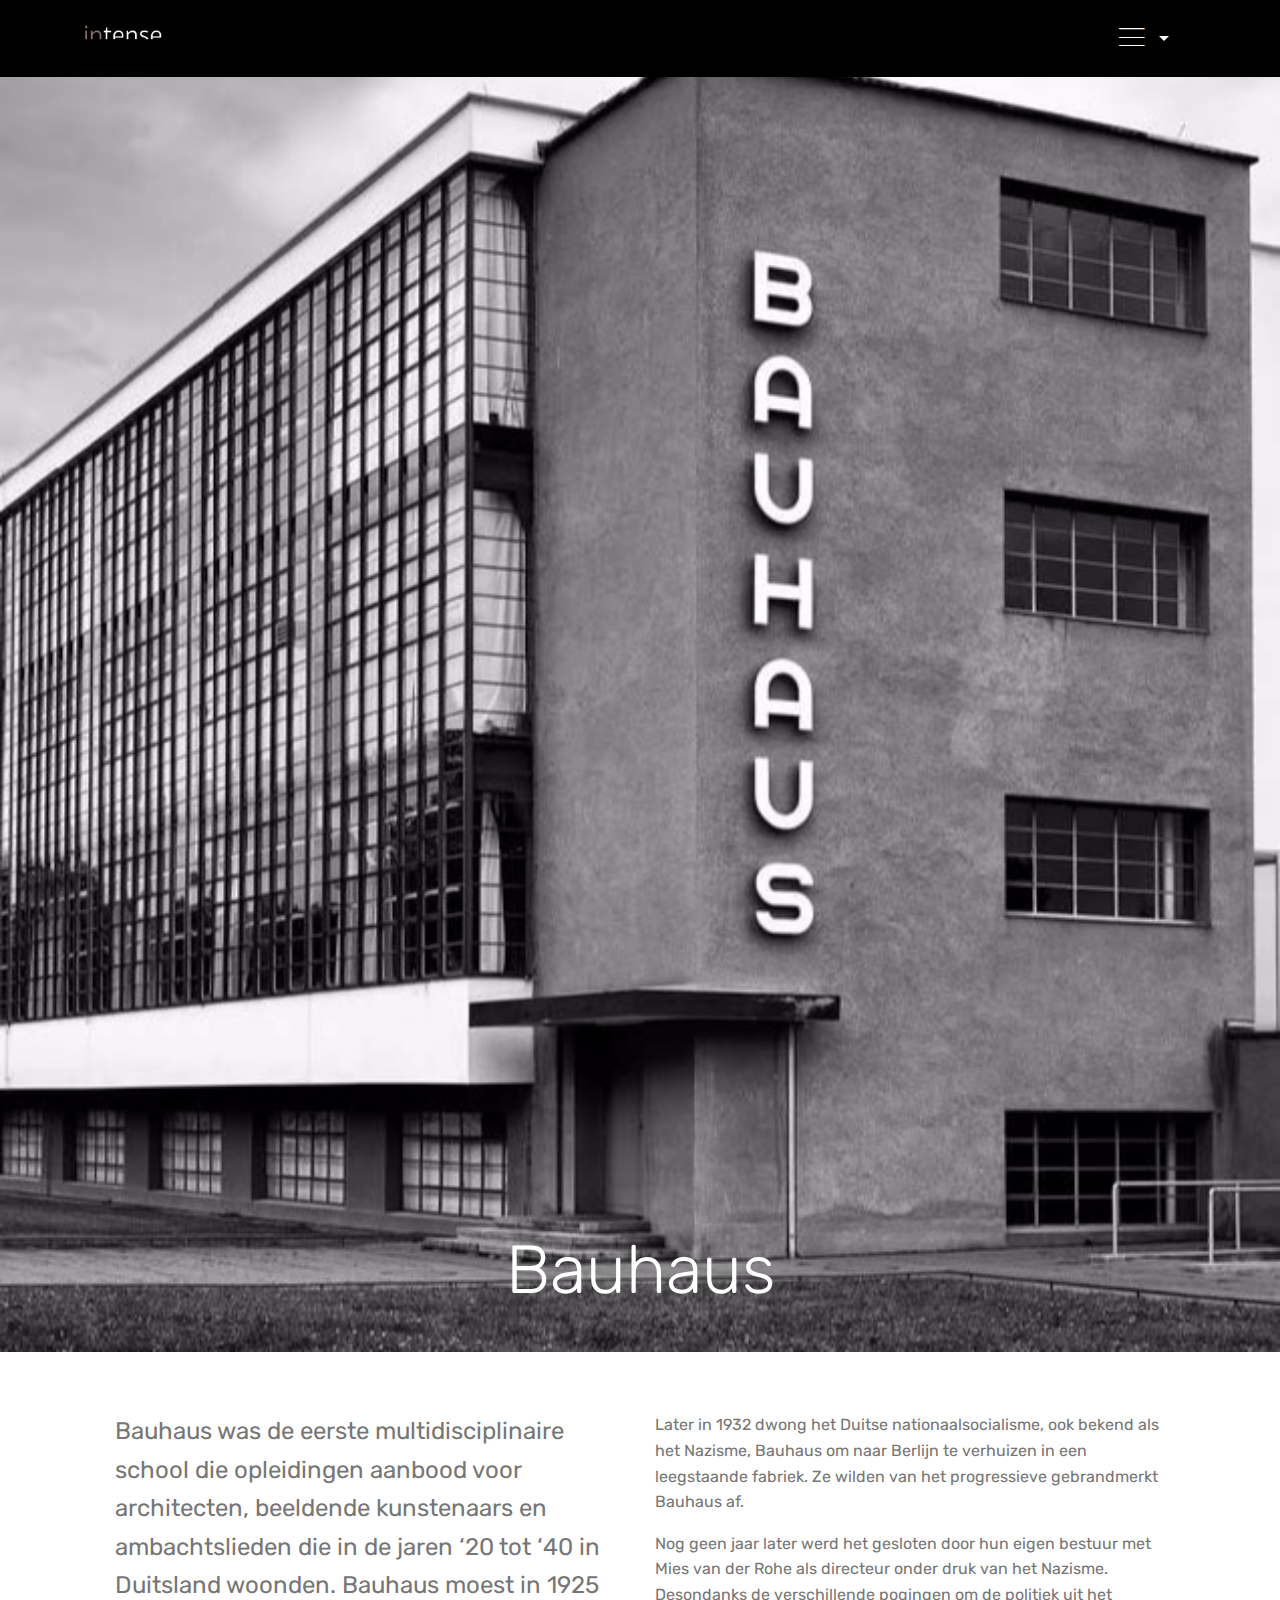
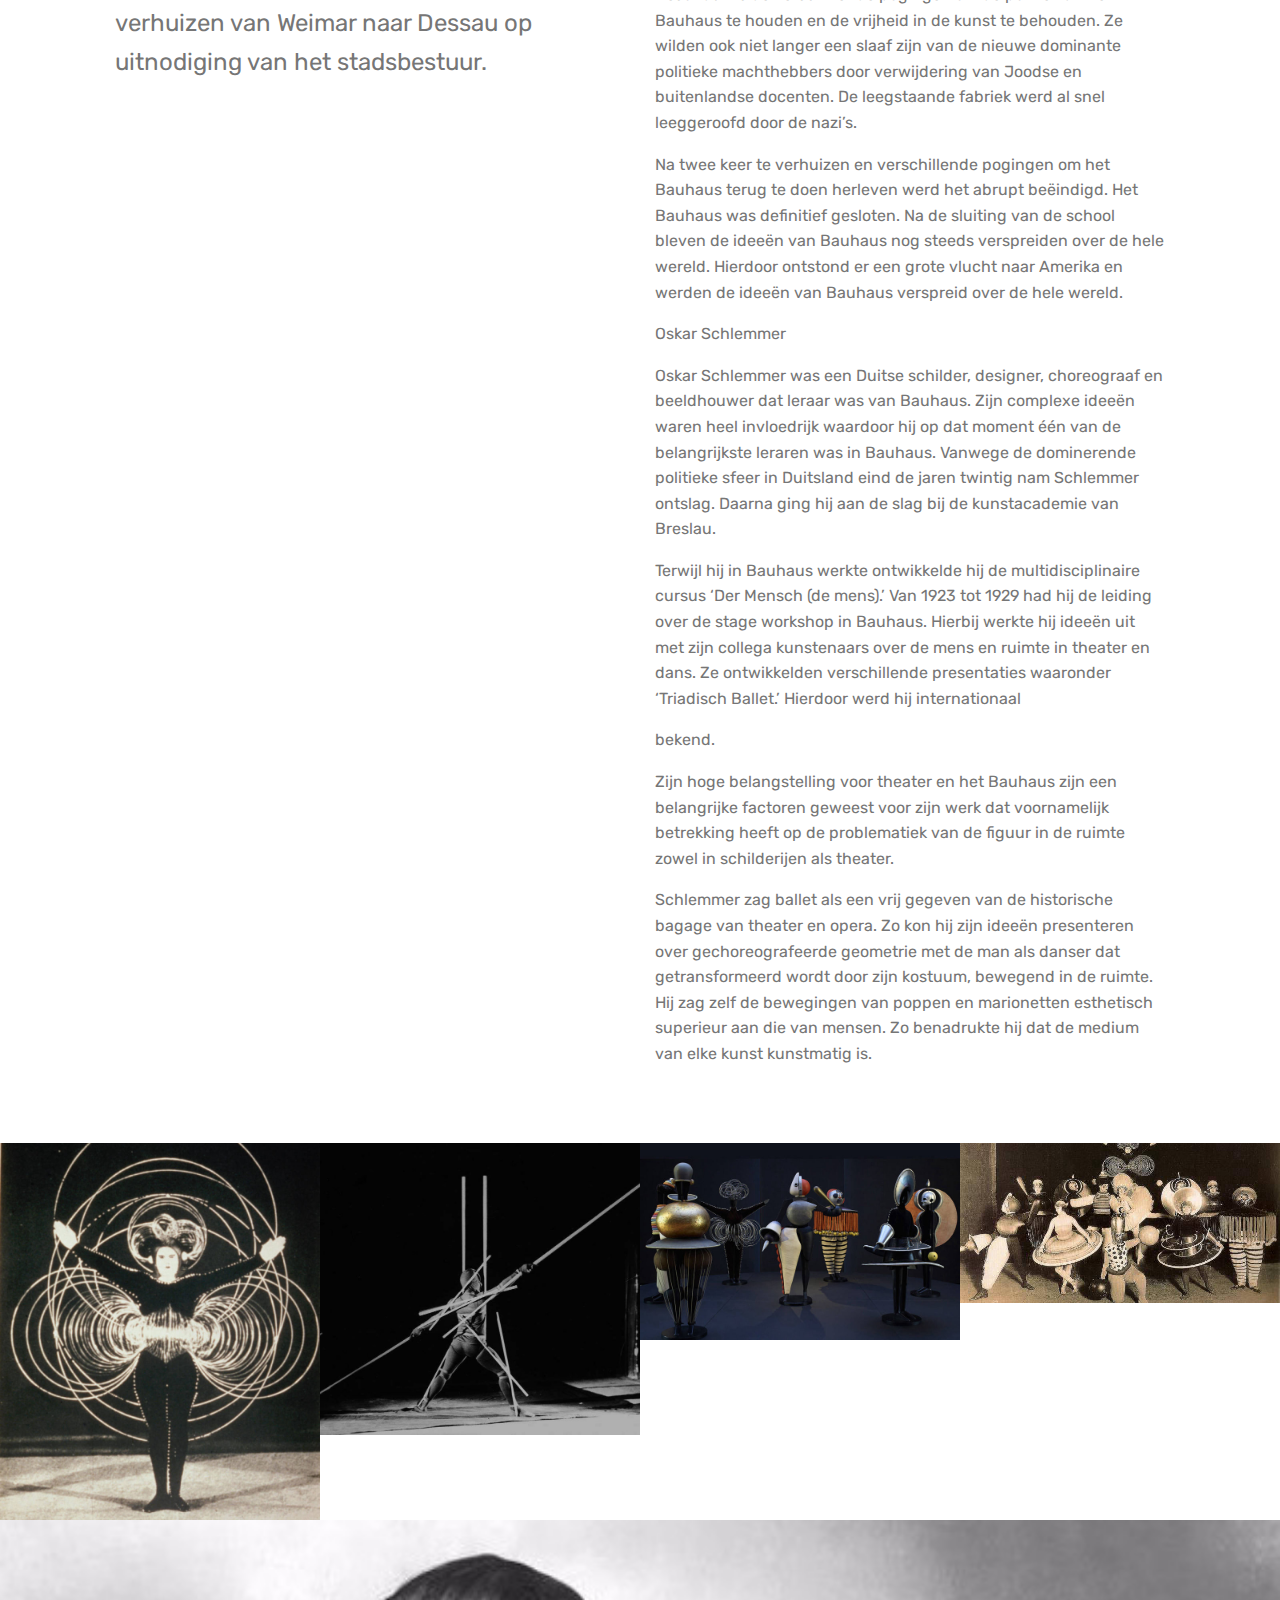
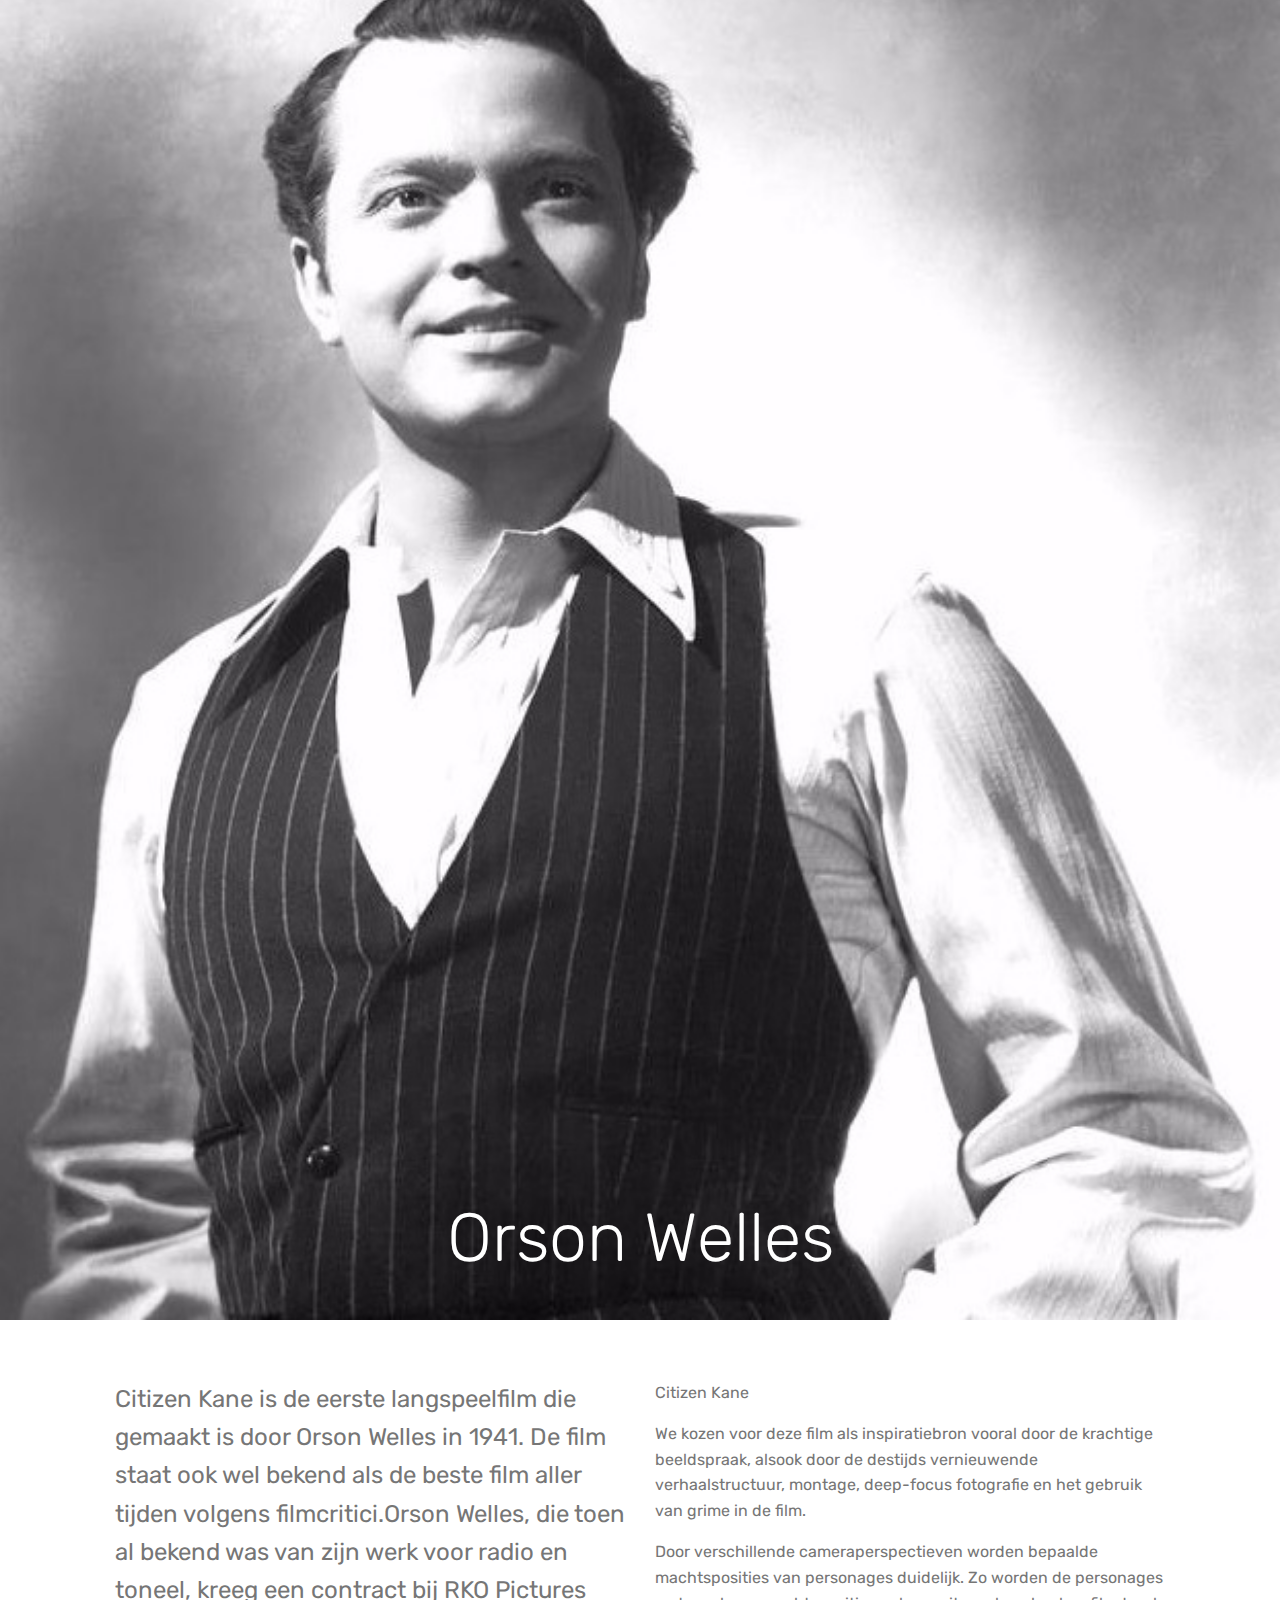
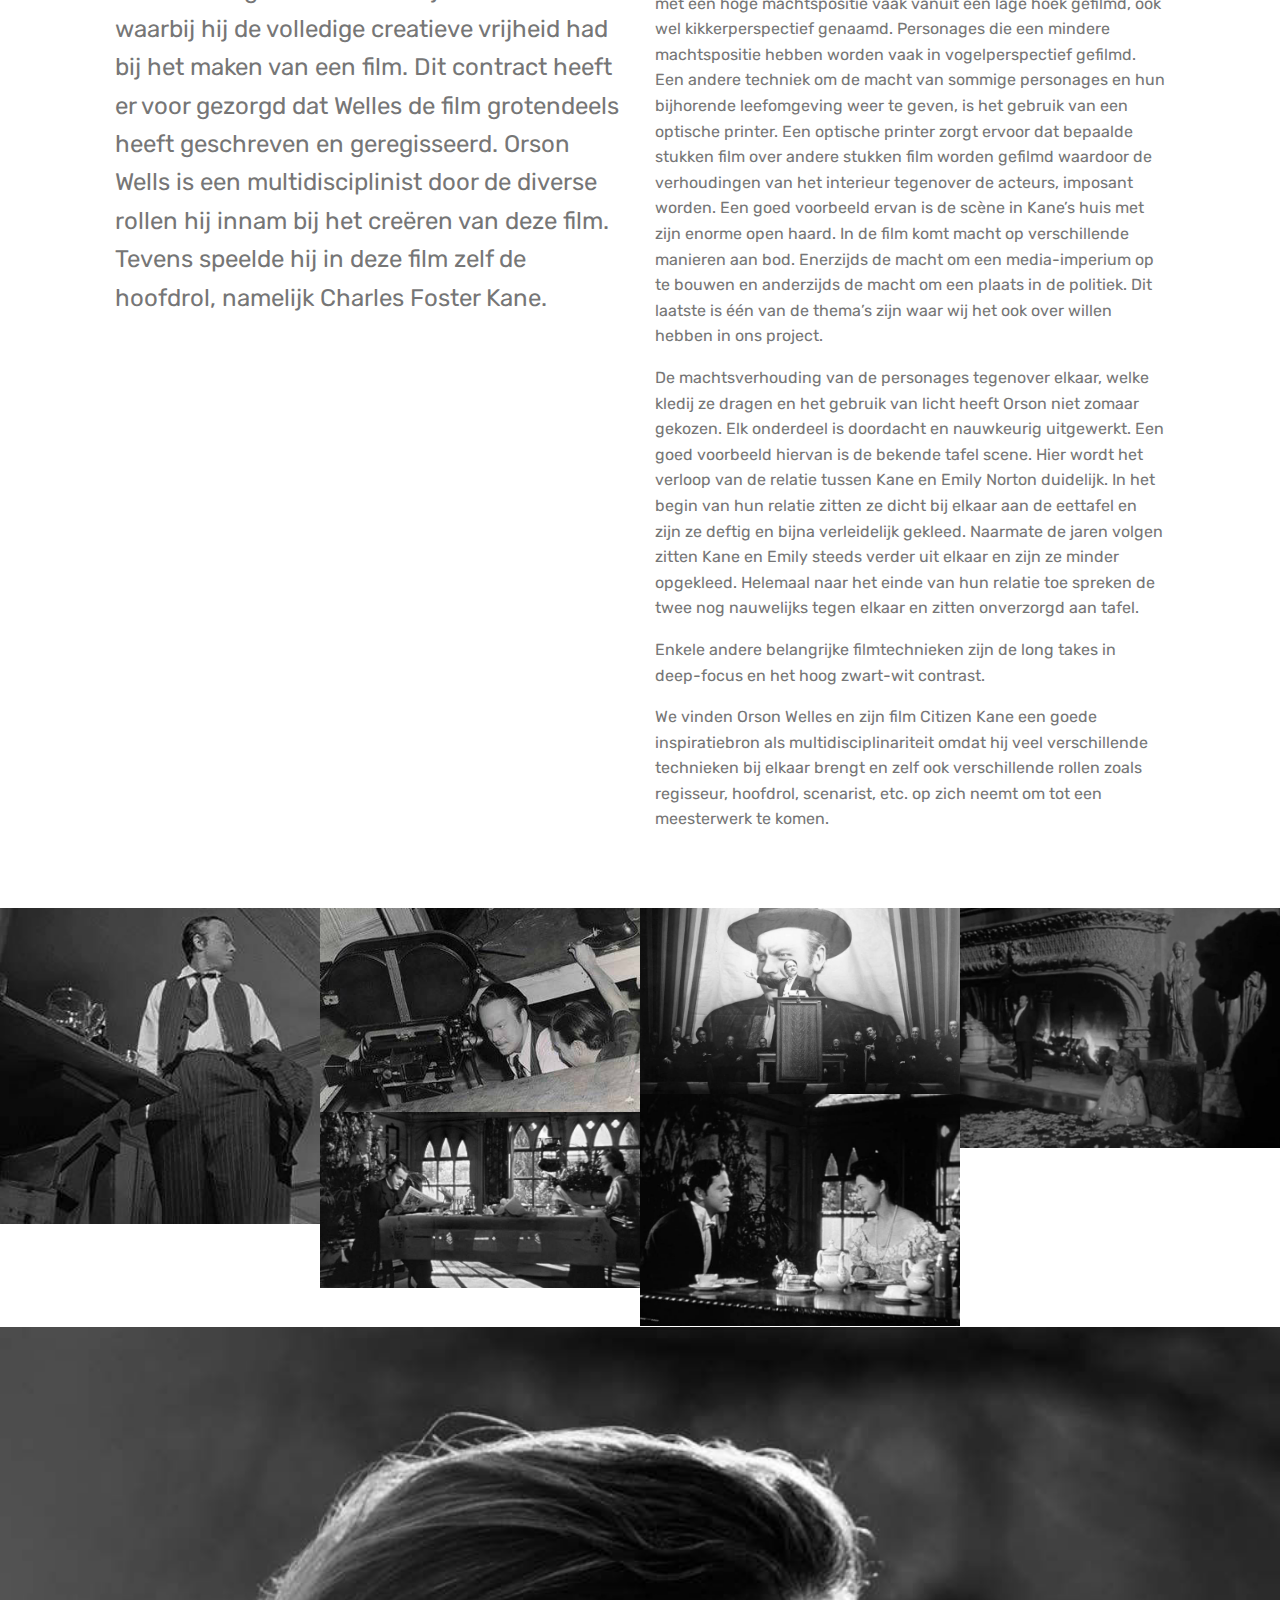
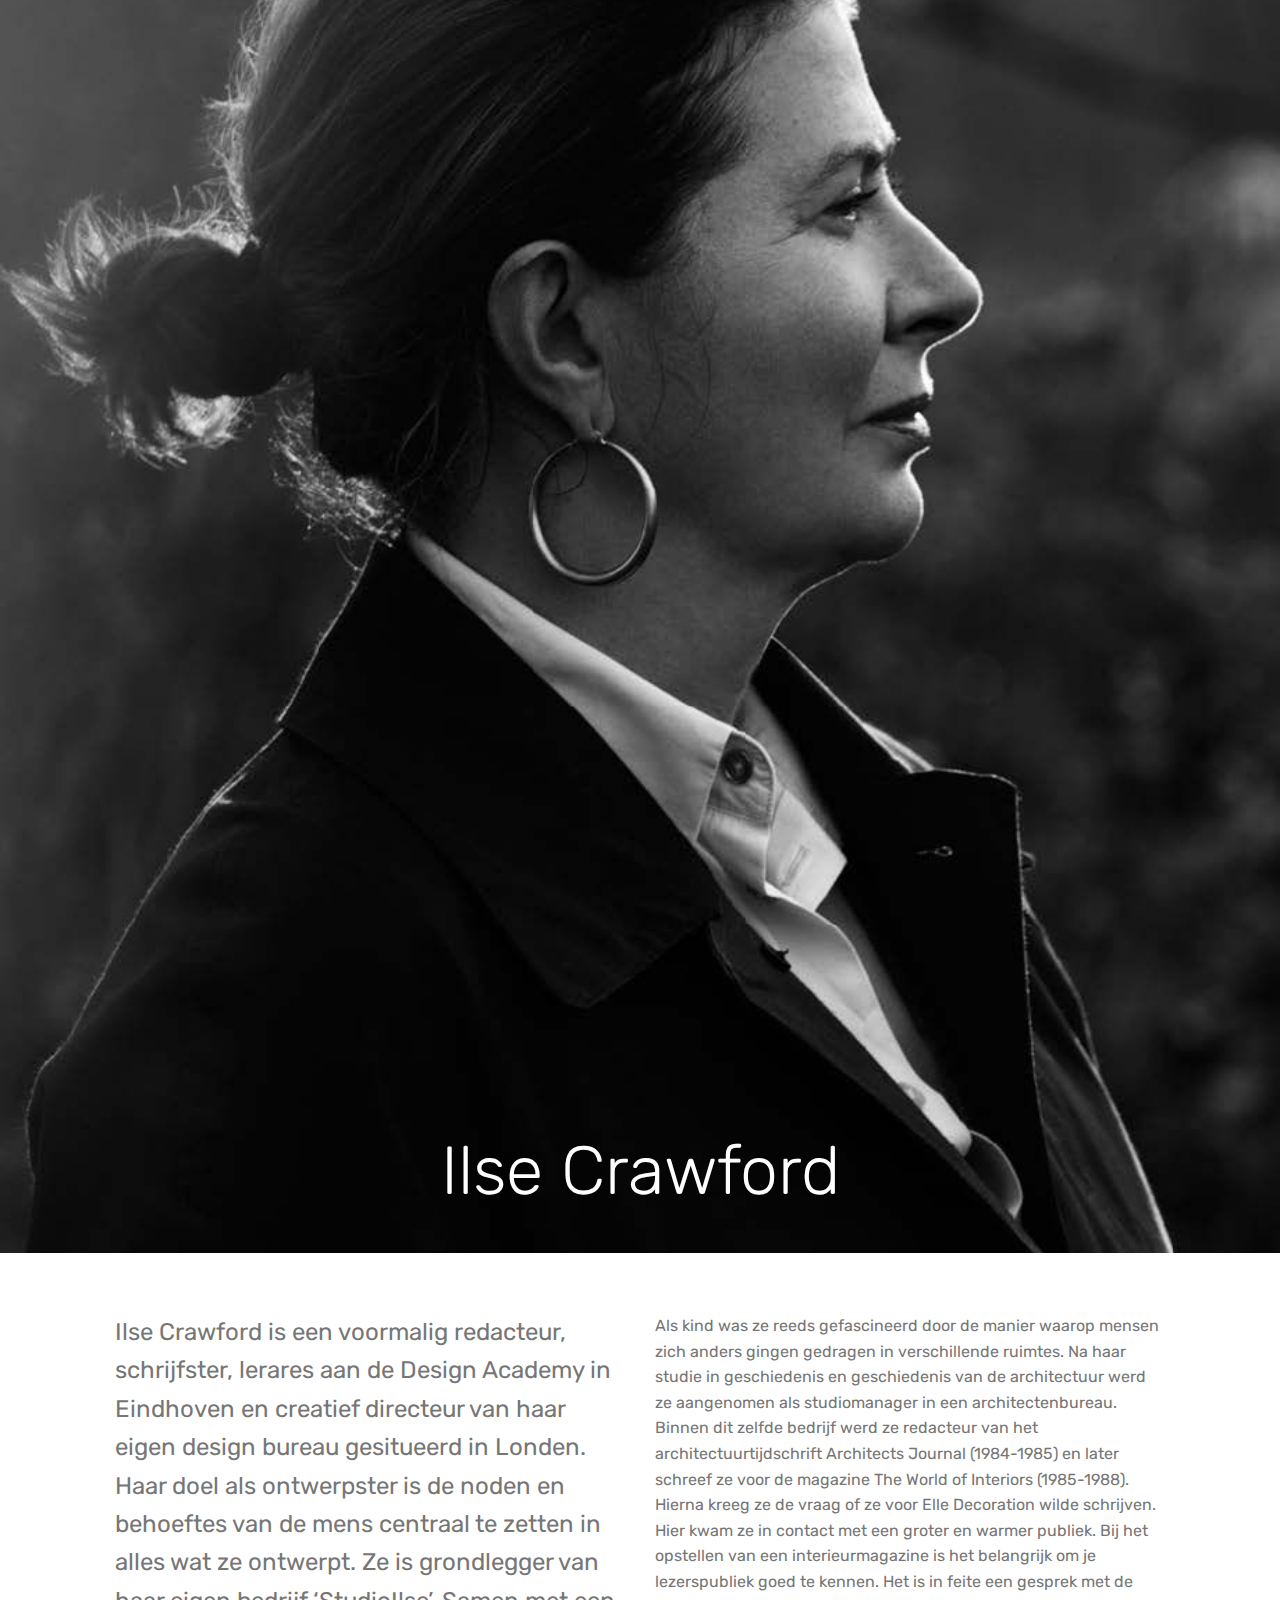
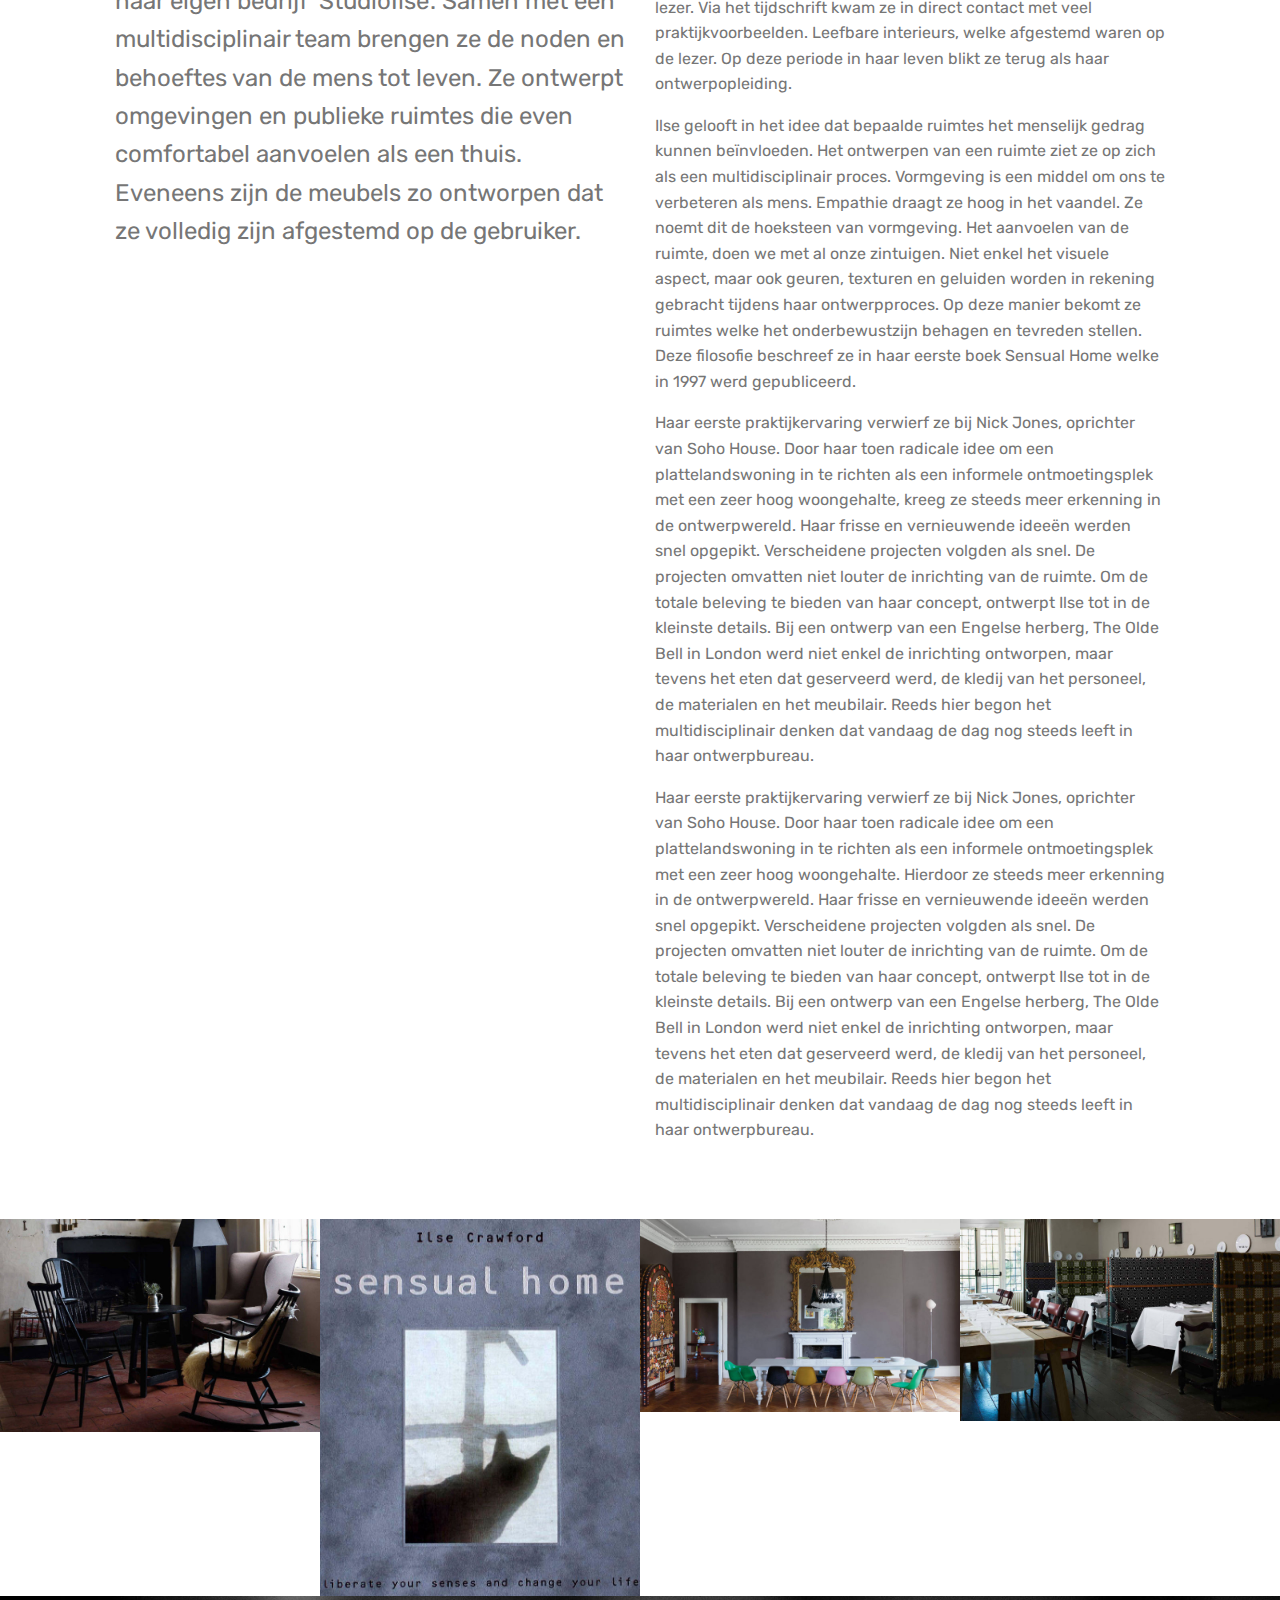
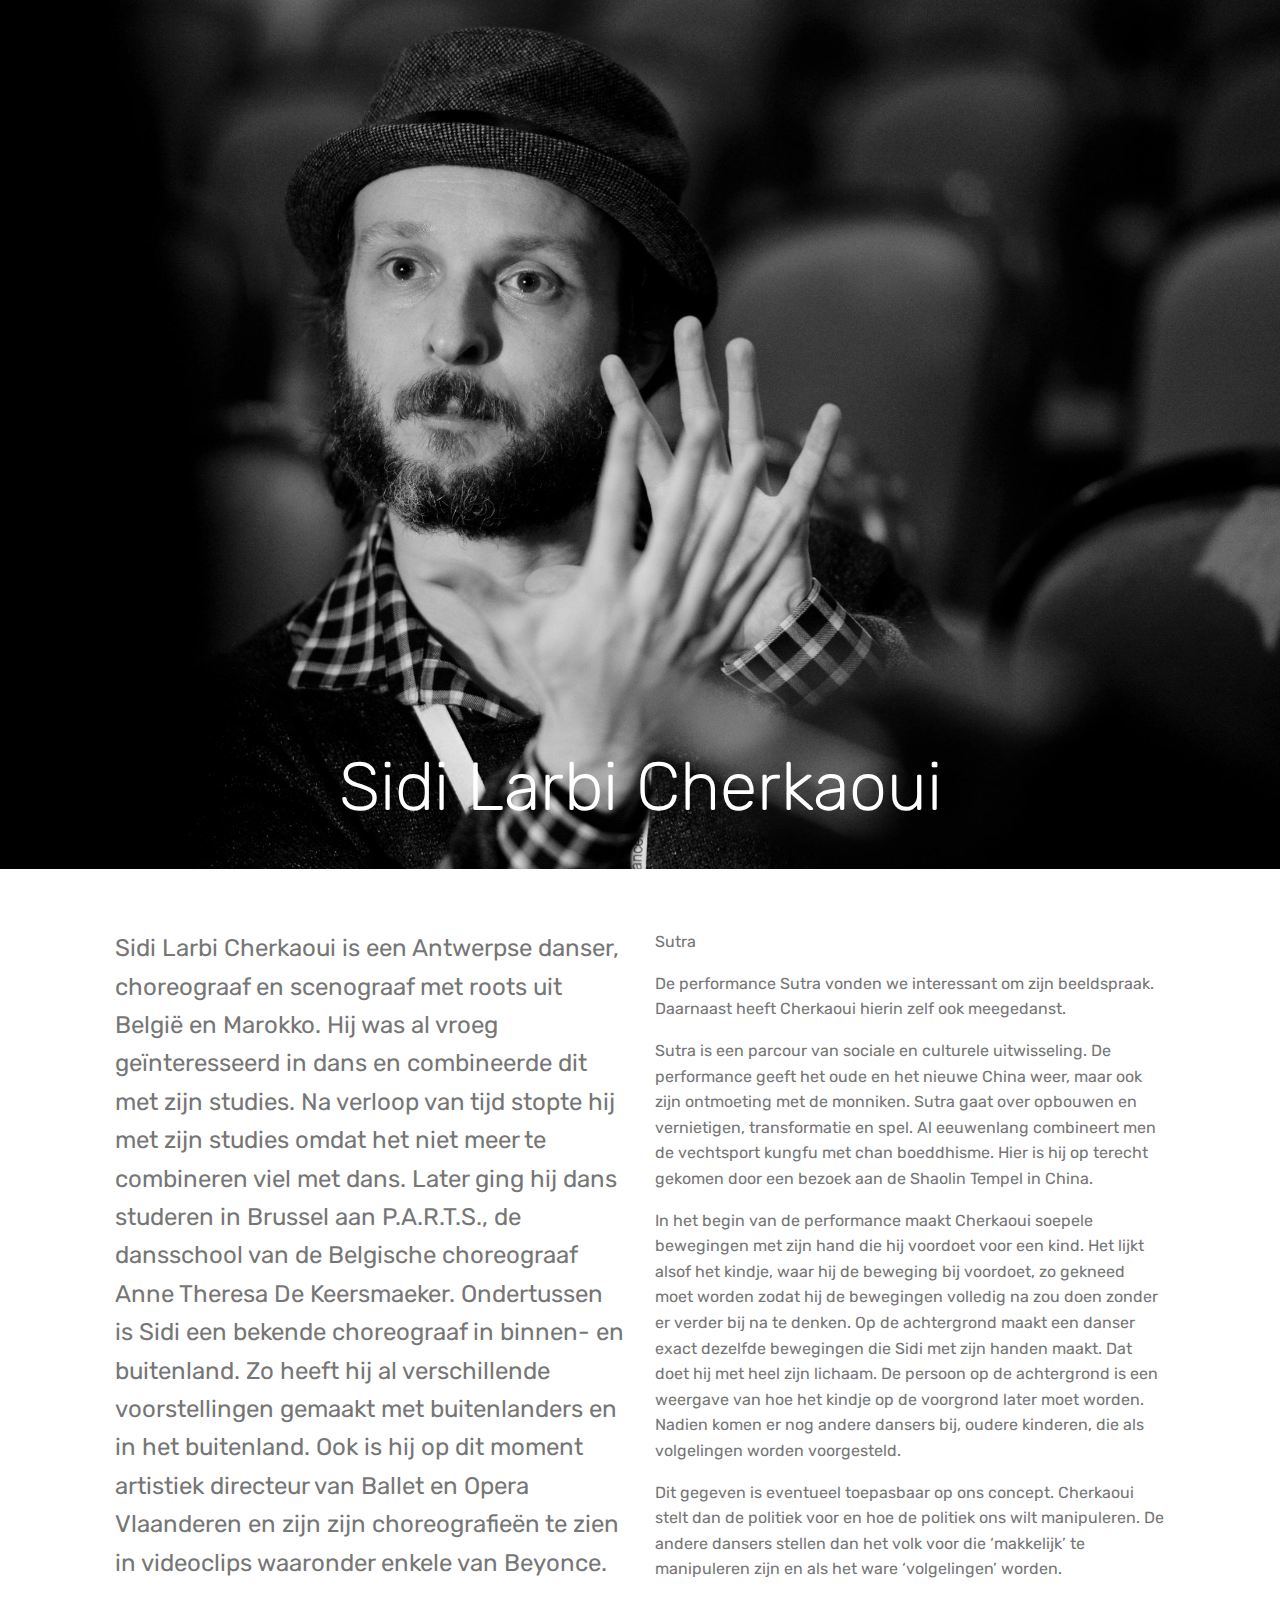
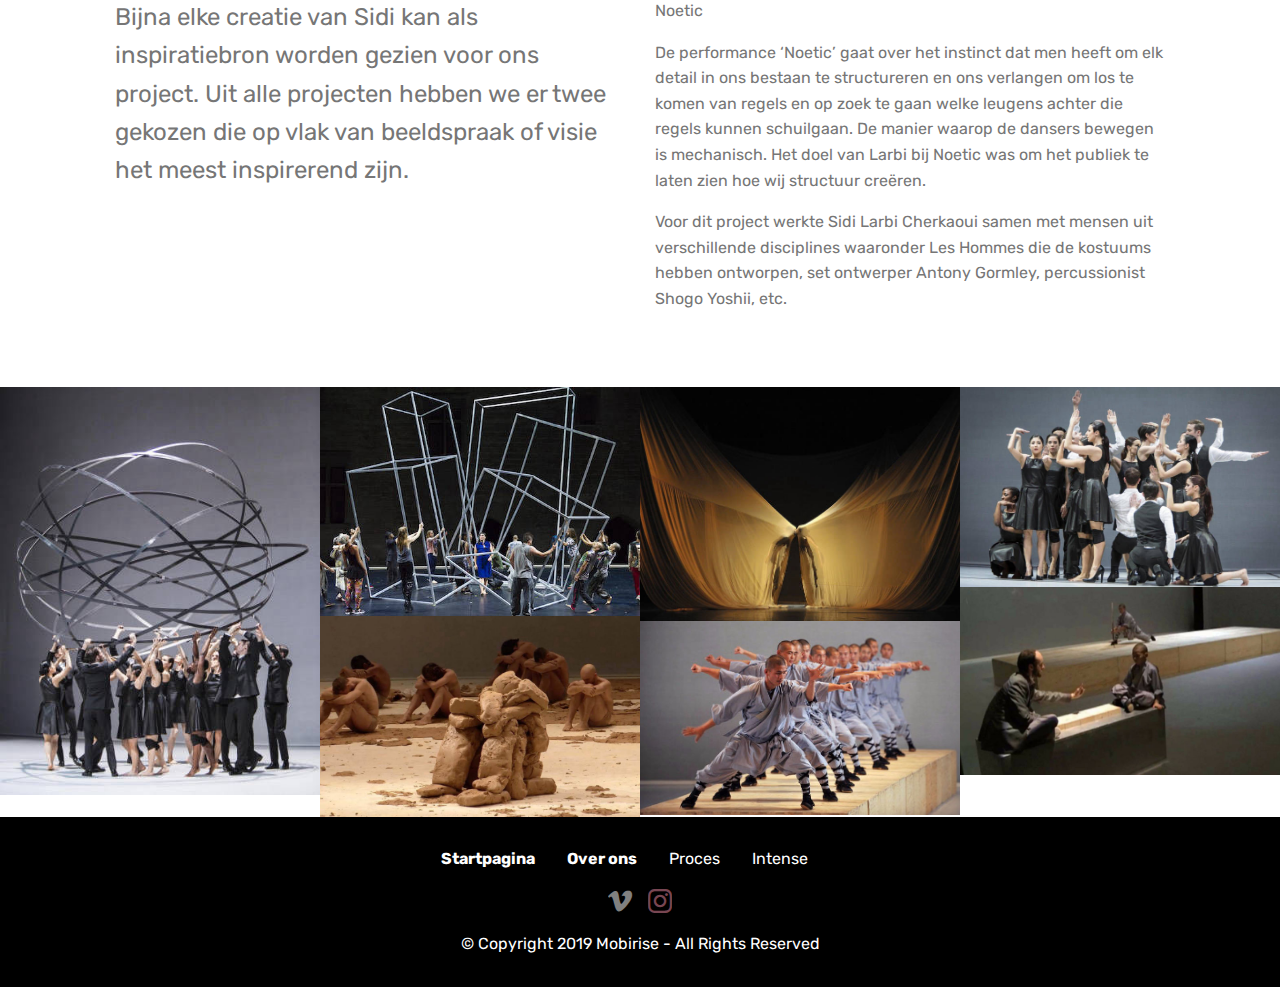
<file: page6.html>
<!DOCTYPE html>
<html  >
<head>
  <!-- Site made with Mobirise Website Builder v4.11.6, https://mobirise.com -->
  <meta charset="UTF-8">
  <meta http-equiv="X-UA-Compatible" content="IE=edge">
  <meta name="generator" content="Mobirise v4.11.6, mobirise.com">
  <meta name="viewport" content="width=device-width, initial-scale=1, minimum-scale=1">
  <link rel="shortcut icon" href="assets/images/m10-logo-intense.2-122x87.png" type="image/x-icon">
  <meta name="description" content="Website Creator Description">
  
  <title>katern b</title>
  <link rel="stylesheet" href="assets/web/assets/mobirise-icons/mobirise-icons.css">
  <link rel="stylesheet" href="assets/bootstrap/css/bootstrap.min.css">
  <link rel="stylesheet" href="assets/bootstrap/css/bootstrap-grid.min.css">
  <link rel="stylesheet" href="assets/bootstrap/css/bootstrap-reboot.min.css">
  <link rel="stylesheet" href="assets/socicon/css/styles.css">
  <link rel="stylesheet" href="assets/tether/tether.min.css">
  <link rel="stylesheet" href="assets/dropdown/css/style.css">
  <link rel="stylesheet" href="assets/theme/css/style.css">
  <link rel="stylesheet" href="assets/gallery/style.css">
  <link rel="preload" as="style" href="assets/mobirise/css/mbr-additional.css"><link rel="stylesheet" href="assets/mobirise/css/mbr-additional.css" type="text/css">
  
  
  
</head>
<body>
  <section class="menu cid-rKu2cDdEFH" once="menu" id="menu1-3r">

    

    <nav class="navbar navbar-expand beta-menu navbar-dropdown align-items-center navbar-fixed-top navbar-toggleable-sm">
        <button class="navbar-toggler navbar-toggler-right" type="button" data-toggle="collapse" data-target="#navbarSupportedContent" aria-controls="navbarSupportedContent" aria-expanded="false" aria-label="Toggle navigation">
            <div class="hamburger">
                <span></span>
                <span></span>
                <span></span>
                <span></span>
            </div>
        </button>
        <div class="menu-logo">
            <div class="navbar-brand">
                <span class="navbar-logo">
                    <a href="index.html">
                         <img src="assets/images/m10-logo-intense.2-122x87.png" alt="Mobirise" title="" style="height: 3.8rem;">
                    </a>
                </span>
                
            </div>
        </div>
        <div class="collapse navbar-collapse" id="navbarSupportedContent">
            <ul class="navbar-nav nav-dropdown nav-right" data-app-modern-menu="true"><li class="nav-item dropdown">
                    <a class="nav-link link text-white dropdown-toggle display-4" href="https://mobirise.co" data-toggle="dropdown-submenu" aria-expanded="true"><span class="mbri-menu mbr-iconfont mbr-iconfont-btn"></span>
                        </a><div class="dropdown-menu"><a class="text-white dropdown-item display-4" href="index.html">Startpagina</a><a class="text-white dropdown-item display-4" href="page2.html">Over ons</a><a class="text-white dropdown-item display-4" href="page1.html">Proces</a><a class="text-white dropdown-item display-4" href="page3.html">Intense</a></div>
                </li>
                <li class="nav-item">
                    <a class="nav-link link text-white display-4" href="https://mobirise.co"></a>
                </li></ul>
            
        </div>
    </nav>
</section>

<section class="engine"><a href="https://mobirise.info/w">html5 templates</a></section><section class="cid-rJLE7QR30r" id="image2-10">

    

    <figure class="mbr-figure">
        <div class="image-block" style="width: 100%;">
            <img src="assets/images/m10-aon-afdrukken-1-636x759.jpeg" alt="Mobirise" title="">
            <figcaption class="mbr-figure-caption mbr-figure-caption-over">
                <div class="pb-5 px-3 mbr-white align-center mbr-fonts-style display-1">Bauhaus</div>
            </figcaption>
        </div>
    </figure>
</section>

<section class="mbr-section article content3 cid-rJLGaCi57j" id="content3-1q">
      
     

    <div class="container">
        <div class="media-container-row">
            <div class="row col-12 col-md-12">
                <div class="col-12 mbr-text mbr-fonts-style col-md-6 display-5">
                     <p>Bauhaus was de eerste multidisciplinaire school die opleidingen aanbood voor architecten, beeldende kunstenaars en ambachtslieden die in de jaren ‘20 tot ‘40 in Duitsland woonden. Bauhaus moest in 1925 verhuizen van Weimar naar Dessau op uitnodiging van het stadsbestuur.</p>
                </div>
                <div class="col-12 mbr-text mbr-fonts-style display-7 col-md-6">
                     <p>Later in 1932 dwong het Duitse nationaalsocialisme, ook bekend als het Nazisme, Bauhaus om naar Berlijn te verhuizen in een leegstaande fabriek. Ze wilden van het progressieve gebrandmerkt Bauhaus af.
</p><p>Nog geen jaar later werd het gesloten door hun eigen bestuur met Mies van der Rohe als directeur onder druk van het Nazisme. Desondanks de verschillende pogingen om de politiek uit het Bauhaus te houden en de vrijheid in de kunst te behouden. Ze wilden ook niet langer een slaaf zijn van de nieuwe dominante politieke machthebbers door verwijdering van Joodse en buitenlandse docenten. De leegstaande fabriek werd al snel leeggeroofd door de nazi’s.
</p><p>Na twee keer te verhuizen en verschillende pogingen om het Bauhaus terug te doen herleven werd het abrupt beëindigd. Het Bauhaus was definitief gesloten. Na de sluiting van de school bleven de ideeën van Bauhaus nog steeds verspreiden over de hele wereld. Hierdoor ontstond er een grote vlucht naar Amerika en werden de ideeën van Bauhaus verspreid over de hele wereld.
</p><p>Oskar Schlemmer
</p><p>Oskar Schlemmer was een Duitse schilder, designer, choreograaf en beeldhouwer dat leraar was van Bauhaus. Zijn complexe ideeën waren heel invloedrijk waardoor hij op dat moment één van de belangrijkste leraren was in Bauhaus. Vanwege de dominerende politieke sfeer in Duitsland eind de jaren twintig nam Schlemmer ontslag. Daarna ging hij aan de slag bij de kunstacademie van Breslau.
</p><p>Terwijl hij in Bauhaus werkte ontwikkelde hij de multidisciplinaire cursus ‘Der Mensch (de mens).’ Van 1923 tot 1929 had hij de leiding over de stage workshop in Bauhaus. Hierbij werkte hij ideeën uit met zijn collega kunstenaars over de mens en ruimte in theater en dans. Ze ontwikkelden verschillende presentaties waaronder ‘Triadisch Ballet.’ Hierdoor werd hij internationaal</p><p>bekend.
</p><p>Zijn hoge belangstelling voor theater en het Bauhaus zijn een belangrijke factoren geweest voor zijn werk dat voornamelijk betrekking heeft op de problematiek van de figuur in de ruimte zowel in schilderijen als theater.
</p><p>Schlemmer zag ballet als een vrij gegeven van de historische bagage van theater en opera. Zo kon hij zijn ideeën presenteren over gechoreografeerde geometrie met de man als danser dat getransformeerd wordt door zijn kostuum, bewegend in de ruimte. Hij zag zelf de bewegingen van poppen en marionetten esthetisch superieur aan die van mensen. Zo benadrukte hij dat de medium van elke kunst kunstmatig is.</p>
                </div>
                
            </div>
        </div>
    </div>
</section>

<section class="mbr-gallery mbr-slider-carousel cid-rJMy6tFHiv" id="gallery3-2b">

    

    <div>
        <div><!-- Filter --><!-- Gallery --><div class="mbr-gallery-row"><div class="mbr-gallery-layout-default"><div><div><div class="mbr-gallery-item mbr-gallery-item--p0" data-video-url="false" data-tags="Creatieve"><div href="#lb-gallery3-2b" data-slide-to="0" data-toggle="modal"><img src="assets/images/1-1000x1180-800x944.jpg" alt="" title=""><span class="icon-focus"></span></div></div><div class="mbr-gallery-item mbr-gallery-item--p0" data-video-url="false" data-tags="Creatieve"><div href="#lb-gallery3-2b" data-slide-to="1" data-toggle="modal"><img src="assets/images/2-874x799-800x731.jpg" alt="" title=""><span class="icon-focus"></span></div></div><div class="mbr-gallery-item mbr-gallery-item--p0" data-video-url="false" data-tags="Creatieve"><div href="#lb-gallery3-2b" data-slide-to="2" data-toggle="modal"><img src="assets/images/3-1200x739-800x493.jpg" alt="" title=""><span class="icon-focus"></span></div></div><div class="mbr-gallery-item mbr-gallery-item--p0" data-video-url="false" data-tags="Creatieve"><div href="#lb-gallery3-2b" data-slide-to="3" data-toggle="modal"><img src="assets/images/oskar-schlemmer-the-triadic-ballet-1342032671-org-619x310-619x310.jpg" alt="" title=""><span class="icon-focus"></span></div></div></div></div><div class="clearfix"></div></div></div><!-- Lightbox --><div data-app-prevent-settings="" class="mbr-slider modal fade carousel slide" tabindex="-1" data-keyboard="true" data-interval="false" id="lb-gallery3-2b"><div class="modal-dialog"><div class="modal-content"><div class="modal-body"><div class="carousel-inner"><div class="carousel-item active"><img src="assets/images/1-1000x1180.jpg" alt="" title=""></div><div class="carousel-item"><img src="assets/images/2-874x799.jpg" alt="" title=""></div><div class="carousel-item"><img src="assets/images/3-1200x739.jpg" alt="" title=""></div><div class="carousel-item"><img src="assets/images/oskar-schlemmer-the-triadic-ballet-1342032671-org-619x310.jpg" alt="" title=""></div></div><a class="carousel-control carousel-control-prev" role="button" data-slide="prev" href="#lb-gallery3-2b"><span class="mbri-left mbr-iconfont" aria-hidden="true"></span><span class="sr-only">Previous</span></a><a class="carousel-control carousel-control-next" role="button" data-slide="next" href="#lb-gallery3-2b"><span class="mbri-right mbr-iconfont" aria-hidden="true"></span><span class="sr-only">Next</span></a><a class="close" href="#" role="button" data-dismiss="modal"><span class="sr-only">Close</span></a></div></div></div></div></div>
    </div>

</section>

<section class="cid-rJMvWj2aYJ" id="image2-1z">

    

    <figure class="mbr-figure">
        <div class="image-block" style="width: 100%;">
            <img src="assets/images/m10-aon-afdrukken-704x846.jpeg" alt="Mobirise" title="">
            <figcaption class="mbr-figure-caption mbr-figure-caption-over">
                <div class="pb-5 px-3 mbr-white align-center mbr-fonts-style display-1">
                    Orson Welles</div>
            </figcaption>
        </div>
    </figure>
</section>

<section class="mbr-section article content3 cid-rJMvY0ztRO" id="content3-20">
      
     

    <div class="container">
        <div class="media-container-row">
            <div class="row col-12 col-md-12">
                <div class="col-12 mbr-text mbr-fonts-style col-md-6 display-5">
                     <p>Citizen Kane is de eerste langspeelfilm die gemaakt is door Orson Welles in 1941. De film staat ook wel bekend als de beste film aller tijden volgens filmcritici.Orson Welles, die toen al bekend was van zijn werk voor radio en toneel, kreeg een contract bij RKO Pictures waarbij hij de volledige creatieve vrijheid had bij het maken van een film. Dit contract heeft er voor gezorgd dat Welles de film grotendeels heeft geschreven en geregisseerd. Orson Wells is een multidisciplinist door de diverse rollen hij innam bij het creëren van deze film. Tevens speelde hij in deze film zelf de hoofdrol, namelijk Charles Foster Kane.</p>
                </div>
                <div class="col-12 mbr-text mbr-fonts-style display-7 col-md-6">
                     <p>Citizen Kane
</p><p>We kozen voor deze film als inspiratiebron vooral door de krachtige beeldspraak, alsook door de destijds vernieuwende verhaalstructuur, montage, deep-focus fotografie en het gebruik van grime in de film.
</p><p>Door verschillende cameraperspectieven worden bepaalde machtsposities van personages duidelijk. Zo worden de personages met een hoge machtspositie vaak vanuit een lage hoek gefilmd, ook wel kikkerperspectief genaamd. Personages die een mindere machtspositie hebben worden vaak in vogelperspectief gefilmd. Een andere techniek om de macht van sommige personages en hun bijhorende leefomgeving weer te geven, is het gebruik van een optische printer. Een optische printer zorgt ervoor dat bepaalde stukken film over andere stukken film worden gefilmd waardoor de verhoudingen van het interieur tegenover de acteurs, imposant worden. Een goed voorbeeld ervan is de scène in Kane’s huis met zijn enorme open haard. In de film komt macht op verschillende manieren aan bod. Enerzijds de macht om een media-imperium op te bouwen en anderzijds de macht om een plaats in de politiek. Dit laatste is één van de thema’s zijn waar wij het ook over willen hebben in ons project.
</p><p>De machtsverhouding van de personages tegenover elkaar, welke kledij ze dragen en het gebruik van licht heeft Orson niet zomaar gekozen. Elk onderdeel is doordacht en nauwkeurig uitgewerkt. Een goed voorbeeld hiervan is de bekende tafel scene. Hier wordt het verloop van de relatie tussen Kane en Emily Norton duidelijk. In het begin van hun relatie zitten ze dicht bij elkaar aan de eettafel en zijn ze deftig en bijna verleidelijk gekleed. Naarmate de jaren volgen zitten Kane en Emily steeds verder uit elkaar en zijn ze minder opgekleed. Helemaal naar het einde van hun relatie toe spreken de twee nog nauwelijks tegen elkaar en zitten onverzorgd aan tafel.
</p><p>Enkele andere belangrijke filmtechnieken zijn de long takes in deep-focus en het hoog zwart-wit contrast.
</p><p>We vinden Orson Welles en zijn film Citizen Kane een goede inspiratiebron als multidisciplinariteit omdat hij veel verschillende technieken bij elkaar brengt en zelf ook verschillende rollen zoals regisseur, hoofdrol, scenarist, etc. op zich neemt om tot een meesterwerk te komen.</p>
                </div>
                
            </div>
        </div>
    </div>
</section>

<section class="mbr-gallery mbr-slider-carousel cid-rJMw1050VK" id="gallery3-21">

    

    <div>
        <div><!-- Filter --><!-- Gallery --><div class="mbr-gallery-row"><div class="mbr-gallery-layout-default"><div><div><div class="mbr-gallery-item mbr-gallery-item--p0" data-video-url="false" data-tags="Geweldige"><div href="#lb-gallery3-21" data-slide-to="0" data-toggle="modal"><img src="assets/images/1-283x279-283x279.jpg" alt="" title=""><span class="icon-focus"></span></div></div><div class="mbr-gallery-item mbr-gallery-item--p0" data-video-url="false" data-tags="Geweldige"><div href="#lb-gallery3-21" data-slide-to="1" data-toggle="modal"><img src="assets/images/2-383x245-383x245.jpg" alt="" title=""><span class="icon-focus"></span></div></div><div class="mbr-gallery-item mbr-gallery-item--p0" data-video-url="false" data-tags="Geweldige"><div href="#lb-gallery3-21" data-slide-to="2" data-toggle="modal"><img src="assets/images/3-985x574-800x466.jpg" alt="" title=""><span class="icon-focus"></span></div></div><div class="mbr-gallery-item mbr-gallery-item--p0" data-video-url="false" data-tags="Geweldige"><div href="#lb-gallery3-21" data-slide-to="3" data-toggle="modal"><img src="assets/images/4-846x636-800x601.jpg" alt="" title=""><span class="icon-focus"></span></div></div><div class="mbr-gallery-item mbr-gallery-item--p0" data-video-url="false" data-tags="Geweldige"><div href="#lb-gallery3-21" data-slide-to="4" data-toggle="modal"><img src="assets/images/5-737x535-737x535.jpg" alt="" title=""><span class="icon-focus"></span></div></div><div class="mbr-gallery-item mbr-gallery-item--p0" data-video-url="false" data-tags="Geweldige"><div href="#lb-gallery3-21" data-slide-to="5" data-toggle="modal"><img src="assets/images/6-718x394-718x394.jpg" alt="" title=""><span class="icon-focus"></span></div></div></div></div><div class="clearfix"></div></div></div><!-- Lightbox --><div data-app-prevent-settings="" class="mbr-slider modal fade carousel slide" tabindex="-1" data-keyboard="true" data-interval="false" id="lb-gallery3-21"><div class="modal-dialog"><div class="modal-content"><div class="modal-body"><div class="carousel-inner"><div class="carousel-item active"><img src="assets/images/1-283x279.jpg" alt="" title=""></div><div class="carousel-item"><img src="assets/images/2-383x245.jpg" alt="" title=""></div><div class="carousel-item"><img src="assets/images/3-985x574.jpg" alt="" title=""></div><div class="carousel-item"><img src="assets/images/4-846x636.jpg" alt="" title=""></div><div class="carousel-item"><img src="assets/images/5-737x535.jpg" alt="" title=""></div><div class="carousel-item"><img src="assets/images/6-718x394.jpg" alt="" title=""></div></div><a class="carousel-control carousel-control-prev" role="button" data-slide="prev" href="#lb-gallery3-21"><span class="mbri-left mbr-iconfont" aria-hidden="true"></span><span class="sr-only">Previous</span></a><a class="carousel-control carousel-control-next" role="button" data-slide="next" href="#lb-gallery3-21"><span class="mbri-right mbr-iconfont" aria-hidden="true"></span><span class="sr-only">Next</span></a><a class="close" href="#" role="button" data-dismiss="modal"><span class="sr-only">Close</span></a></div></div></div></div></div>
    </div>

</section>

<section class="cid-rJMw2L7MIi" id="image2-22">

    

    <figure class="mbr-figure">
        <div class="image-block" style="width: 100%;">
            <img src="assets/images/m10-aon-afdrukken-920x1097.jpg" alt="Mobirise" title="">
            <figcaption class="mbr-figure-caption mbr-figure-caption-over">
                <div class="pb-5 px-3 mbr-white align-center mbr-fonts-style display-1">
                    Ilse Crawford</div>
            </figcaption>
        </div>
    </figure>
</section>

<section class="mbr-section article content3 cid-rJMw4s6OMT" id="content3-23">
      
     

    <div class="container">
        <div class="media-container-row">
            <div class="row col-12 col-md-12">
                <div class="col-12 mbr-text mbr-fonts-style col-md-6 display-5">
                     <p>Ilse Crawford is een voormalig redacteur, schrijfster, lerares aan de Design Academy in Eindhoven en creatief directeur van haar eigen design bureau gesitueerd in Londen. Haar doel als ontwerpster is de noden en behoeftes van de mens centraal te zetten in alles wat ze ontwerpt. Ze is grondlegger van haar eigen bedrijf ‘StudioIlse’. Samen met een multidisciplinair team brengen ze de noden en behoeftes van de mens tot leven. Ze ontwerpt omgevingen en publieke ruimtes die even comfortabel aanvoelen als een thuis. Eveneens zijn de meubels zo ontworpen dat ze volledig zijn afgestemd op de gebruiker.</p>
                </div>
                <div class="col-12 mbr-text mbr-fonts-style display-7 col-md-6">
                     <p>Als kind was ze reeds gefascineerd door de manier waarop mensen zich anders gingen gedragen in verschillende ruimtes. Na haar studie in geschiedenis en geschiedenis van de architectuur werd ze aangenomen als studiomanager in een architectenbureau. Binnen dit zelfde bedrijf werd ze redacteur van het architectuurtijdschrift Architects Journal (1984-1985) en later schreef ze voor de magazine The World of Interiors (1985-1988). Hierna kreeg ze de vraag of ze voor Elle Decoration wilde schrijven. Hier kwam ze in contact met een groter en warmer publiek. Bij het opstellen van een interieurmagazine is het belangrijk om je lezerspubliek goed te kennen. Het is in feite een gesprek met de lezer. Via het tijdschrift kwam ze in direct contact met veel praktijkvoorbeelden. Leefbare interieurs, welke afgestemd waren op de lezer. Op deze periode in haar leven blikt ze terug als haar ontwerpopleiding.
</p><p>Ilse gelooft in het idee dat bepaalde ruimtes het menselijk gedrag kunnen beïnvloeden. Het ontwerpen van een ruimte ziet ze op zich als een multidisciplinair proces. Vormgeving is een middel om ons te verbeteren als mens. Empathie draagt ze hoog in het vaandel. Ze noemt dit de hoeksteen van vormgeving. Het aanvoelen van de ruimte, doen we met al onze zintuigen. Niet enkel het visuele aspect, maar ook geuren, texturen en geluiden worden in rekening gebracht tijdens haar ontwerpproces. Op deze manier bekomt ze ruimtes welke het onderbewustzijn behagen en tevreden stellen. Deze filosofie beschreef ze in haar eerste boek Sensual Home welke in 1997 werd gepubliceerd.
</p><p>Haar eerste praktijkervaring verwierf ze bij Nick Jones, oprichter van Soho House. Door haar toen radicale idee om een plattelandswoning in te richten als een informele ontmoetingsplek met een zeer hoog woongehalte, kreeg ze steeds meer erkenning in de ontwerpwereld. Haar frisse en vernieuwende ideeën werden snel opgepikt. Verscheidene projecten volgden als snel. De projecten omvatten niet louter de inrichting van de ruimte. Om de totale beleving te bieden van haar concept, ontwerpt Ilse tot in de kleinste details. Bij een ontwerp van een Engelse herberg, The Olde Bell in London werd niet enkel de inrichting ontworpen, maar tevens het eten dat geserveerd werd, de kledij van het personeel, de materialen en het meubilair. Reeds hier begon het multidisciplinair denken dat vandaag de dag nog steeds leeft in haar ontwerpbureau.
</p><p>Haar eerste praktijkervaring verwierf ze bij Nick Jones, oprichter van Soho House. Door haar toen radicale idee om een plattelandswoning in te richten als een informele ontmoetingsplek met een zeer hoog woongehalte. Hierdoor ze steeds meer erkenning in de ontwerpwereld. Haar frisse en vernieuwende ideeën werden snel opgepikt. Verscheidene projecten volgden als snel. De projecten omvatten niet louter de inrichting van de ruimte. Om de totale beleving te bieden van haar concept, ontwerpt Ilse tot in de kleinste details. Bij een ontwerp van een Engelse herberg, The Olde Bell in London werd niet enkel de inrichting ontworpen, maar tevens het eten dat geserveerd werd, de kledij van het personeel, de materialen en het meubilair. Reeds hier begon het multidisciplinair denken dat vandaag de dag nog steeds leeft in haar ontwerpbureau.</p>
                </div>
                
            </div>
        </div>
    </div>
</section>

<section class="mbr-gallery mbr-slider-carousel cid-rJMw65oivl" id="gallery3-24">

    

    <div>
        <div><!-- Filter --><!-- Gallery --><div class="mbr-gallery-row"><div class="mbr-gallery-layout-default"><div><div><div class="mbr-gallery-item mbr-gallery-item--p0" data-video-url="false" data-tags="Geweldige"><div href="#lb-gallery3-24" data-slide-to="0" data-toggle="modal"><img src="assets/images/1-909x606-800x533.jpg" alt="" title=""><span class="icon-focus"></span></div></div><div class="mbr-gallery-item mbr-gallery-item--p0" data-video-url="false" data-tags="Geweldige"><div href="#lb-gallery3-24" data-slide-to="1" data-toggle="modal"><img src="assets/images/2-742x981-689x812.jpeg" alt="" title=""><span class="icon-focus"></span></div></div><div class="mbr-gallery-item mbr-gallery-item--p0" data-video-url="false" data-tags="Geweldige"><div href="#lb-gallery3-24" data-slide-to="2" data-toggle="modal"><img src="assets/images/4-1375x828-800x482.jpg" alt="" title=""><span class="icon-focus"></span></div></div><div class="mbr-gallery-item mbr-gallery-item--p0" data-video-url="false" data-tags="Geweldige"><div href="#lb-gallery3-24" data-slide-to="3" data-toggle="modal"><img src="assets/images/m10-aon-afdrukken-1930x1220-800x506.jpg" alt="" title=""><span class="icon-focus"></span></div></div></div></div><div class="clearfix"></div></div></div><!-- Lightbox --><div data-app-prevent-settings="" class="mbr-slider modal fade carousel slide" tabindex="-1" data-keyboard="true" data-interval="false" id="lb-gallery3-24"><div class="modal-dialog"><div class="modal-content"><div class="modal-body"><div class="carousel-inner"><div class="carousel-item active"><img src="assets/images/1-909x606.jpg" alt="" title=""></div><div class="carousel-item"><img src="assets/images/2-742x981.jpeg" alt="" title=""></div><div class="carousel-item"><img src="assets/images/4-1375x828.jpg" alt="" title=""></div><div class="carousel-item"><img src="assets/images/m10-aon-afdrukken-1930x1220.jpg" alt="" title=""></div></div><a class="carousel-control carousel-control-prev" role="button" data-slide="prev" href="#lb-gallery3-24"><span class="mbri-left mbr-iconfont" aria-hidden="true"></span><span class="sr-only">Previous</span></a><a class="carousel-control carousel-control-next" role="button" data-slide="next" href="#lb-gallery3-24"><span class="mbri-right mbr-iconfont" aria-hidden="true"></span><span class="sr-only">Next</span></a><a class="close" href="#" role="button" data-dismiss="modal"><span class="sr-only">Close</span></a></div></div></div></div></div>
    </div>

</section>

<section class="cid-rJMwaaCiLc" id="image2-25">

    

    <figure class="mbr-figure">
        <div class="image-block" style="width: 100%;">
            <img src="assets/images/sidi-larbi-1-2199x1500.jpg" alt="Mobirise" title="">
            <figcaption class="mbr-figure-caption mbr-figure-caption-over">
                <div class="pb-5 px-3 mbr-white align-center mbr-fonts-style display-1">
                    Sidi Larbi Cherkaoui</div>
            </figcaption>
        </div>
    </figure>
</section>

<section class="mbr-section article content3 cid-rJMwcaNh0w" id="content3-26">
      
     

    <div class="container">
        <div class="media-container-row">
            <div class="row col-12 col-md-12">
                <div class="col-12 mbr-text mbr-fonts-style col-md-6 display-5">
                     <p>Sidi Larbi Cherkaoui is een Antwerpse danser, choreograaf en scenograaf met roots uit België en Marokko. Hij was al vroeg geïnteresseerd in dans en combineerde dit met zijn studies. Na verloop van tijd stopte hij met zijn studies omdat het niet meer te combineren viel met dans. Later ging hij dans studeren in Brussel aan P.A.R.T.S., de dansschool van de Belgische choreograaf Anne Theresa De Keersmaeker. Ondertussen is Sidi een bekende choreograaf in binnen- en buitenland. Zo heeft hij al verschillende voorstellingen gemaakt met buitenlanders en in het buitenland. Ook is hij op dit moment artistiek directeur van Ballet en Opera Vlaanderen en zijn zijn choreografieën te zien in videoclips waaronder enkele van Beyonce.
</p><p>Bijna elke creatie van Sidi kan als inspiratiebron worden gezien voor ons project. Uit alle projecten hebben we er twee gekozen die op vlak van beeldspraak of visie het meest inspirerend zijn.</p>
                </div>
                <div class="col-12 mbr-text mbr-fonts-style display-7 col-md-6">
                     <p>Sutra
</p><p>De performance Sutra vonden we interessant om zijn beeldspraak. Daarnaast heeft Cherkaoui hierin zelf ook meegedanst.
</p><p><span style="font-size: 1rem;">Sutra is een parcour van sociale en culturele uitwisseling. De performance geeft het oude en het nieuwe China weer, maar ook zijn ontmoeting met de monniken. Sutra gaat over opbouwen en vernietigen, transformatie en spel. Al eeuwenlang combineert men de vechtsport kungfu met chan boeddhisme. Hier is hij op terecht gekomen door een bezoek aan de Shaolin Tempel in China.&nbsp;</span></p><p>In het begin van de performance maakt Cherkaoui soepele bewegingen met zijn hand die hij voordoet voor een kind. Het lijkt alsof het kindje, waar hij de beweging bij voordoet, zo gekneed moet worden zodat hij de bewegingen volledig na zou doen zonder er verder bij na te denken. Op de achtergrond maakt een danser exact dezelfde bewegingen die Sidi met zijn handen maakt. Dat doet hij met heel zijn lichaam. De persoon op de achtergrond is een weergave van hoe het kindje op de voorgrond later moet worden. Nadien komen er nog andere dansers bij, oudere kinderen, die als volgelingen worden voorgesteld.
</p><p>Dit gegeven is eventueel toepasbaar op ons concept. Cherkaoui stelt dan de politiek voor en hoe de politiek ons wilt manipuleren. De andere dansers stellen dan het volk voor die ‘makkelijk’ te manipuleren zijn en als het ware ‘volgelingen’ worden.</p><p>Noetic
</p><p>De performance ‘Noetic’ gaat over het instinct dat men heeft om elk detail in ons bestaan te structureren en ons verlangen om los te komen van regels en op zoek te gaan welke leugens achter die regels kunnen schuilgaan. De manier waarop de dansers bewegen is mechanisch. Het doel van Larbi bij Noetic was om het publiek te laten zien hoe wij structuur creëren.
</p><p>Voor dit project werkte Sidi Larbi Cherkaoui samen met mensen uit verschillende disciplines waaronder Les Hommes die de kostuums hebben ontworpen, set ontwerper Antony Gormley, percussionist Shogo Yoshii, etc.</p>
                </div>
                
            </div>
        </div>
    </div>
</section>

<section class="mbr-gallery mbr-slider-carousel cid-rJMwe3Ma26" id="gallery3-27">

    

    <div>
        <div><!-- Filter --><!-- Gallery --><div class="mbr-gallery-row"><div class="mbr-gallery-layout-default"><div><div><div class="mbr-gallery-item mbr-gallery-item--p0" data-video-url="false" data-tags="Geweldige"><div href="#lb-gallery3-27" data-slide-to="0" data-toggle="modal"><img src="assets/images/1-393x500-393x500.jpg" alt="" title=""><span class="icon-focus"></span></div></div><div class="mbr-gallery-item mbr-gallery-item--p0" data-video-url="false" data-tags="Geweldige"><div href="#lb-gallery3-27" data-slide-to="1" data-toggle="modal"><img src="assets/images/5-472x338-472x338.jpg" alt="" title=""><span class="icon-focus"></span></div></div><div class="mbr-gallery-item mbr-gallery-item--p0" data-video-url="false" data-tags="Geweldige"><div href="#lb-gallery3-27" data-slide-to="2" data-toggle="modal"><img src="assets/images/6-659x482-659x482.jpg" alt="" title=""><span class="icon-focus"></span></div></div><div class="mbr-gallery-item mbr-gallery-item--p0" data-video-url="false" data-tags="Geweldige"><div href="#lb-gallery3-27" data-slide-to="3" data-toggle="modal"><img src="assets/images/2-726x455-726x455.jpg" alt="" title=""><span class="icon-focus"></span></div></div><div class="mbr-gallery-item mbr-gallery-item--p0" data-video-url="false" data-tags="Geweldige"><div href="#lb-gallery3-27" data-slide-to="4" data-toggle="modal"><img src="assets/images/3-1372x803-800x468.jpeg" alt="" title=""><span class="icon-focus"></span></div></div><div class="mbr-gallery-item mbr-gallery-item--p0" data-video-url="false" data-tags="Geweldige"><div href="#lb-gallery3-27" data-slide-to="5" data-toggle="modal"><img src="assets/images/4-986x618-800x501.jpg" alt="" title=""><span class="icon-focus"></span></div></div><div class="mbr-gallery-item mbr-gallery-item--p0" data-video-url="false" data-tags="Geweldige"><div href="#lb-gallery3-27" data-slide-to="6" data-toggle="modal"><img src="assets/images/eastman-sutra-800x532-703x425.jpeg" alt="" title=""><span class="icon-focus"></span></div></div></div></div><div class="clearfix"></div></div></div><!-- Lightbox --><div data-app-prevent-settings="" class="mbr-slider modal fade carousel slide" tabindex="-1" data-keyboard="true" data-interval="false" id="lb-gallery3-27"><div class="modal-dialog"><div class="modal-content"><div class="modal-body"><div class="carousel-inner"><div class="carousel-item active"><img src="assets/images/1-393x500.jpg" alt="" title=""></div><div class="carousel-item"><img src="assets/images/5-472x338.jpg" alt="" title=""></div><div class="carousel-item"><img src="assets/images/6-659x482.jpg" alt="" title=""></div><div class="carousel-item"><img src="assets/images/2-726x455.jpg" alt="" title=""></div><div class="carousel-item"><img src="assets/images/3-1372x803.jpeg" alt="" title=""></div><div class="carousel-item"><img src="assets/images/4-986x618.jpg" alt="" title=""></div><div class="carousel-item"><img src="assets/images/eastman-sutra-800x532.jpeg" alt="" title=""></div></div><a class="carousel-control carousel-control-prev" role="button" data-slide="prev" href="#lb-gallery3-27"><span class="mbri-left mbr-iconfont" aria-hidden="true"></span><span class="sr-only">Previous</span></a><a class="carousel-control carousel-control-next" role="button" data-slide="next" href="#lb-gallery3-27"><span class="mbri-right mbr-iconfont" aria-hidden="true"></span><span class="sr-only">Next</span></a><a class="close" href="#" role="button" data-dismiss="modal"><span class="sr-only">Close</span></a></div></div></div></div></div>
    </div>

</section>

<section once="footers" class="cid-rJLE7U2ope" id="footer7-12">

    

    

    <div class="container">
        <div class="media-container-row align-center mbr-white">
            <div class="row row-links">
                <ul class="foot-menu">
                    
                    
                    
                    
                    
                <li class="foot-menu-item mbr-fonts-style display-7">
                        <a class="text-white mbr-bold" href="index.html" target="_blank">Startpagina</a>
                    </li><li class="foot-menu-item mbr-fonts-style display-7">
                        <a class="text-white mbr-bold" href="page2.html" target="_blank">Over ons</a>
                    </li><li class="foot-menu-item mbr-fonts-style display-7"><a href="page1.html" class="text-white">Proces</a></li><li class="foot-menu-item mbr-fonts-style display-7"><a href="page3.html" class="text-white">Intense</a></li><li class="foot-menu-item mbr-fonts-style display-7"></li></ul>
            </div>
            <div class="row social-row">
                <div class="social-list align-right pb-2">
                    
                    
                    
                    
                    
                    
                <div class="soc-item">
                        <a href="https://twitter.com/mobirise" target="_blank">
                            <span class="mbr-iconfont mbr-iconfont-social socicon-twitter socicon" style="color: rgb(0, 0, 0); fill: rgb(0, 0, 0);"></span>
                        </a>
                    </div><div class="soc-item">
                        <a href="https://www.facebook.com/pages/Mobirise/1616226671953247" target="_blank">
                            <span class="mbr-iconfont mbr-iconfont-social socicon-facebook socicon" style="color: rgb(0, 0, 0); fill: rgb(0, 0, 0);"></span>
                        </a>
                    </div><div class="soc-item">
                        <a href="https://www.youtube.com/c/mobirise" target="_blank">
                            <span class="mbr-iconfont mbr-iconfont-social socicon-vimeo socicon"></span>
                        </a>
                    </div><div class="soc-item">
                        <a href="https://www.instagram.com/in.tense10/" target="_blank">
                            <span class="mbr-iconfont mbr-iconfont-social socicon-instagram socicon" style="color: rgb(240, 139, 164); fill: rgb(240, 139, 164);"></span>
                        </a>
                    </div><div class="soc-item">
                        <a href="https://plus.google.com/u/0/+Mobirise" target="_blank">
                            <span class="mbr-iconfont mbr-iconfont-social socicon-vimeo socicon" style="color: rgb(0, 0, 0); fill: rgb(0, 0, 0);"></span>
                        </a>
                    </div><div class="soc-item">
                        <a href="https://www.behance.net/Mobirise" target="_blank">
                            <span class="mbr-iconfont mbr-iconfont-social socicon-behance socicon" style="color: rgb(0, 0, 0); fill: rgb(0, 0, 0);"></span>
                        </a>
                    </div></div>
            </div>
            <div class="row row-copirayt">
                <p class="mbr-text mb-0 mbr-fonts-style mbr-white align-center display-7">
                    © Copyright 2019 Mobirise - All Rights Reserved
                </p>
            </div>
        </div>
    </div>
</section>


  <script src="assets/web/assets/jquery/jquery.min.js"></script>
  <script src="assets/popper/popper.min.js"></script>
  <script src="assets/bootstrap/js/bootstrap.min.js"></script>
  <script src="assets/smoothscroll/smooth-scroll.js"></script>
  <script src="assets/masonry/masonry.pkgd.min.js"></script>
  <script src="assets/imagesloaded/imagesloaded.pkgd.min.js"></script>
  <script src="assets/tether/tether.min.js"></script>
  <script src="assets/touchswipe/jquery.touch-swipe.min.js"></script>
  <script src="assets/vimeoplayer/jquery.mb.vimeo_player.js"></script>
  <script src="assets/dropdown/js/nav-dropdown.js"></script>
  <script src="assets/dropdown/js/navbar-dropdown.js"></script>
  <script src="assets/bootstrapcarouselswipe/bootstrap-carousel-swipe.js"></script>
  <script src="assets/theme/js/script.js"></script>
  <script src="assets/slidervideo/script.js"></script>
  <script src="assets/gallery/player.min.js"></script>
  <script src="assets/gallery/script.js"></script>
  
  
</body>
</html>
</file>
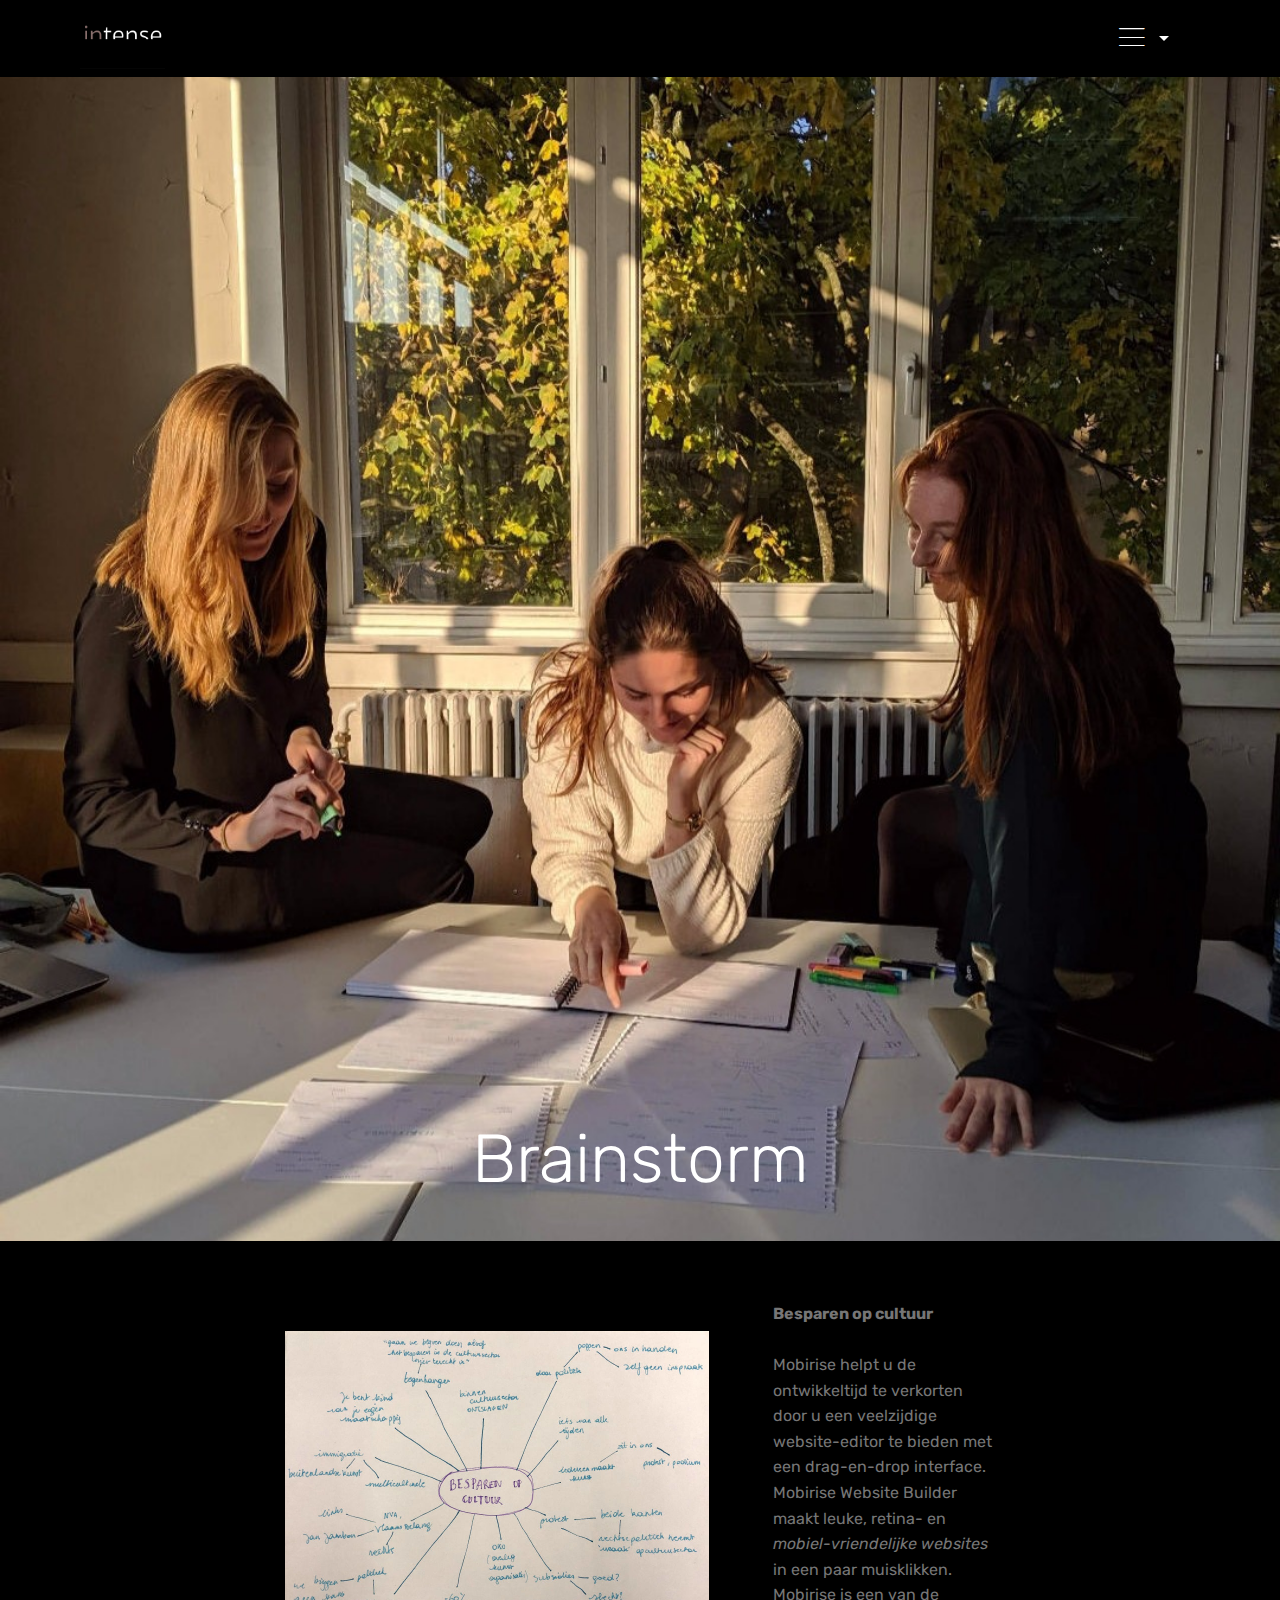
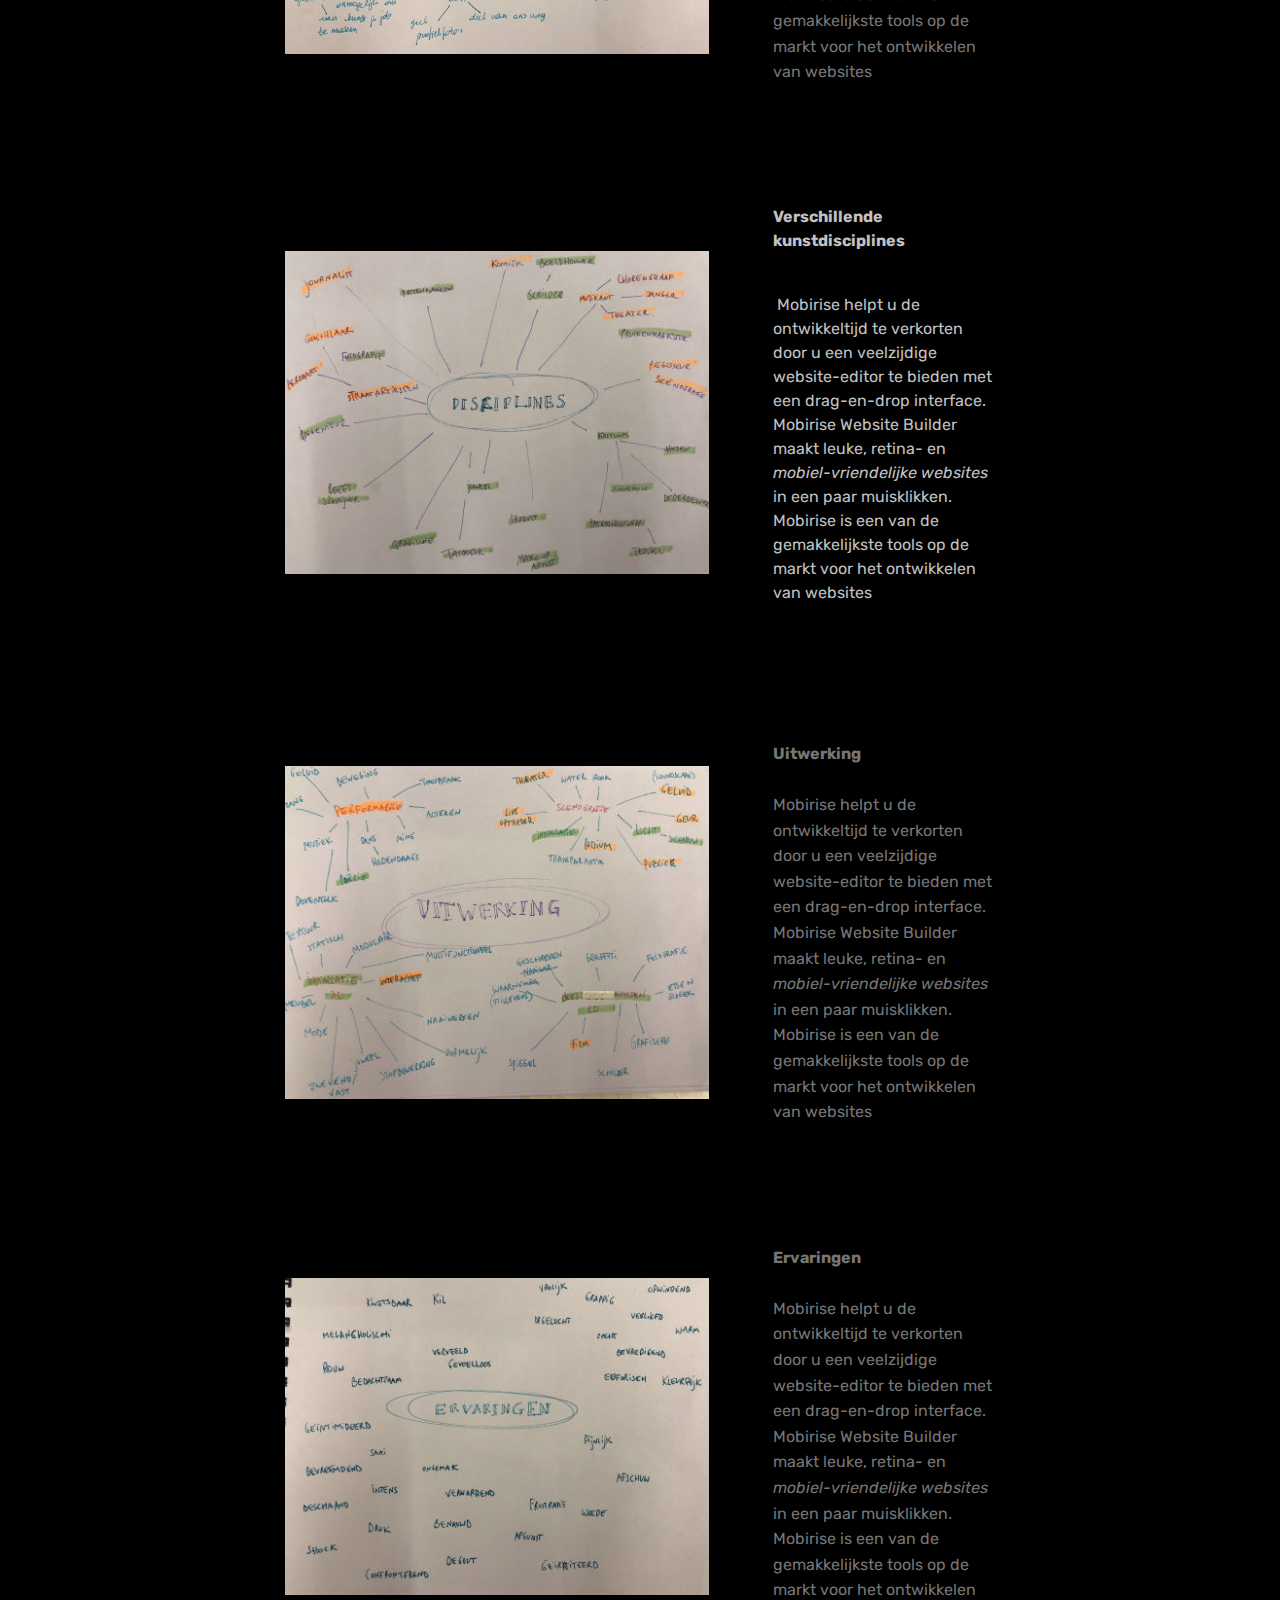
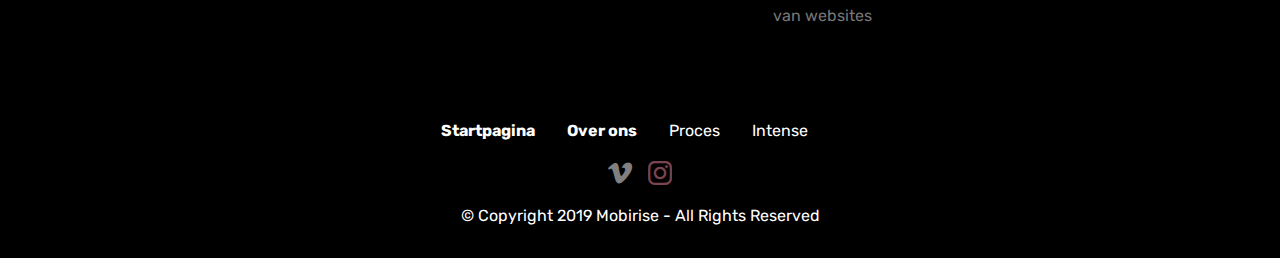
<file: page7.html>
<!DOCTYPE html>
<html  >
<head>
  <!-- Site made with Mobirise Website Builder v4.11.6, https://mobirise.com -->
  <meta charset="UTF-8">
  <meta http-equiv="X-UA-Compatible" content="IE=edge">
  <meta name="generator" content="Mobirise v4.11.6, mobirise.com">
  <meta name="viewport" content="width=device-width, initial-scale=1, minimum-scale=1">
  <link rel="shortcut icon" href="assets/images/m10-logo-intense.2-122x87.png" type="image/x-icon">
  <meta name="description" content="Web Site Builder Description">
  
  <title>brainstorm</title>
  <link rel="stylesheet" href="assets/web/assets/mobirise-icons/mobirise-icons.css">
  <link rel="stylesheet" href="assets/bootstrap/css/bootstrap.min.css">
  <link rel="stylesheet" href="assets/bootstrap/css/bootstrap-grid.min.css">
  <link rel="stylesheet" href="assets/bootstrap/css/bootstrap-reboot.min.css">
  <link rel="stylesheet" href="assets/tether/tether.min.css">
  <link rel="stylesheet" href="assets/dropdown/css/style.css">
  <link rel="stylesheet" href="assets/socicon/css/styles.css">
  <link rel="stylesheet" href="assets/theme/css/style.css">
  <link rel="preload" as="style" href="assets/mobirise/css/mbr-additional.css"><link rel="stylesheet" href="assets/mobirise/css/mbr-additional.css" type="text/css">
  
  
  
</head>
<body>
  <section class="menu cid-rKu2cDdEFH" once="menu" id="menu1-3r">

    

    <nav class="navbar navbar-expand beta-menu navbar-dropdown align-items-center navbar-fixed-top navbar-toggleable-sm">
        <button class="navbar-toggler navbar-toggler-right" type="button" data-toggle="collapse" data-target="#navbarSupportedContent" aria-controls="navbarSupportedContent" aria-expanded="false" aria-label="Toggle navigation">
            <div class="hamburger">
                <span></span>
                <span></span>
                <span></span>
                <span></span>
            </div>
        </button>
        <div class="menu-logo">
            <div class="navbar-brand">
                <span class="navbar-logo">
                    <a href="index.html">
                         <img src="assets/images/m10-logo-intense.2-122x87.png" alt="Mobirise" title="" style="height: 3.8rem;">
                    </a>
                </span>
                
            </div>
        </div>
        <div class="collapse navbar-collapse" id="navbarSupportedContent">
            <ul class="navbar-nav nav-dropdown nav-right" data-app-modern-menu="true"><li class="nav-item dropdown">
                    <a class="nav-link link text-white dropdown-toggle display-4" href="https://mobirise.co" data-toggle="dropdown-submenu" aria-expanded="true"><span class="mbri-menu mbr-iconfont mbr-iconfont-btn"></span>
                        </a><div class="dropdown-menu"><a class="text-white dropdown-item display-4" href="index.html">Startpagina</a><a class="text-white dropdown-item display-4" href="page2.html">Over ons</a><a class="text-white dropdown-item display-4" href="page1.html">Proces</a><a class="text-white dropdown-item display-4" href="page3.html">Intense</a></div>
                </li>
                <li class="nav-item">
                    <a class="nav-link link text-white display-4" href="https://mobirise.co"></a>
                </li></ul>
            
        </div>
    </nav>
</section>

<section class="engine"><a href="https://mobirise.info/s">bootstrap themes</a></section><section class="cid-rKsqTWAheS" id="image2-2j">

    

    <figure class="mbr-figure">
        <div class="image-block" style="width: 100%;">
            <img src="assets/images/20191120-1745071-1080x1394.jpeg" alt="Mobirise" title="">
            <figcaption class="mbr-figure-caption mbr-figure-caption-over">
                <div class="pb-5 px-3 mbr-white align-center mbr-fonts-style display-1">
                    Brainstorm</div>
            </figcaption>
        </div>
    </figure>
</section>

<section class="mbr-section content6 cid-rKsr1xCa5t" id="content6-2l">
    
     
    
    <div class="container">
        <div class="media-container-row">
            <div class="col-12 col-md-8">
                <div class="media-container-row">
                    <div class="mbr-figure" style="width: 200%;">
                      <img src="assets/images/img-1835-848x646.jpg" alt="Mobirise" title="">  
                    </div>
                    <div class="media-content">
                        <div class="mbr-section-text">
                            <p class="mbr-text mb-0 mbr-fonts-style display-7"><strong>Besparen op cultuur</strong><br><strong><br></strong>Mobirise helpt u de ontwikkeltijd te verkorten door u een veelzijdige website-editor te bieden met een drag-en-drop interface. Mobirise Website Builder maakt leuke, retina- en <em>mobiel-vriendelijke websites</em> in een paar muisklikken. Mobirise is een van de gemakkelijkste tools  op de markt voor het ontwikkelen van websites
                            </p>
                        </div>
                    </div>
                </div>
            </div>
        </div>
    </div>
</section>

<section class="mbr-section content6 cid-rKst6nOwtb" id="content6-2n">
    
     
    
    <div class="container">
        <div class="media-container-row">
            <div class="col-12 col-md-8">
                <div class="media-container-row">
                    <div class="mbr-figure" style="width: 200%;">
                      <img src="assets/images/img-1836-436x332.jpg" alt="Mobirise" title="">  
                    </div>
                    <div class="media-content">
                        <div class="mbr-section-text">
                            <p class="mbr-text mb-0 mbr-fonts-style display-7"></p><p>
                               <strong>Verschillende kunstdisciplines</strong>&nbsp;&nbsp;&nbsp;&nbsp;</p><br><p>&nbsp;Mobirise helpt u de ontwikkeltijd te verkorten door u een veelzijdige website-editor te bieden met een drag-en-drop interface. Mobirise Website Builder maakt leuke, retina- en <em>mobiel-vriendelijke websites</em> in een paar muisklikken. Mobirise is een van de gemakkelijkste tools  op de markt voor het ontwikkelen van websites
                            </p><p></p>
                        </div>
                    </div>
                </div>
            </div>
        </div>
    </div>
</section>

<section class="mbr-section content6 cid-rKst8EJ7r6" id="content6-2o">
    
     
    
    <div class="container">
        <div class="media-container-row">
            <div class="col-12 col-md-8">
                <div class="media-container-row">
                    <div class="mbr-figure" style="width: 200%;">
                      <img src="assets/images/img-1837-436x342.jpg" alt="Mobirise" title="">  
                    </div>
                    <div class="media-content">
                        <div class="mbr-section-text">
                            <p class="mbr-text mb-0 mbr-fonts-style display-7"><strong>Uitwerking</strong><br><strong><br></strong>Mobirise helpt u de ontwikkeltijd te verkorten door u een veelzijdige website-editor te bieden met een drag-en-drop interface. Mobirise Website Builder maakt leuke, retina- en <em>mobiel-vriendelijke websites</em> in een paar muisklikken. Mobirise is een van de gemakkelijkste tools  op de markt voor het ontwikkelen van websites
                            </p>
                        </div>
                    </div>
                </div>
            </div>
        </div>
    </div>
</section>

<section class="mbr-section content6 cid-rKst9aoR6a" id="content6-2p">
    
     
    
    <div class="container">
        <div class="media-container-row">
            <div class="col-12 col-md-8">
                <div class="media-container-row">
                    <div class="mbr-figure" style="width: 200%;">
                      <img src="assets/images/img-1838-436x326.jpg" alt="Mobirise" title="">  
                    </div>
                    <div class="media-content">
                        <div class="mbr-section-text">
                            <p class="mbr-text mb-0 mbr-fonts-style display-7"><strong>Ervaringen</strong><br><strong><br></strong>Mobirise helpt u de ontwikkeltijd te verkorten door u een veelzijdige website-editor te bieden met een drag-en-drop interface. Mobirise Website Builder maakt leuke, retina- en <em>mobiel-vriendelijke websites</em> in een paar muisklikken. Mobirise is een van de gemakkelijkste tools  op de markt voor het ontwikkelen van websites
                            </p>
                        </div>
                    </div>
                </div>
            </div>
        </div>
    </div>
</section>

<section once="footers" class="cid-rJcr6hrGQt" id="footer7-2h">

    

    

    <div class="container">
        <div class="media-container-row align-center mbr-white">
            <div class="row row-links">
                <ul class="foot-menu">
                    
                    
                    
                    
                    
                <li class="foot-menu-item mbr-fonts-style display-7">
                        <a class="text-white mbr-bold" href="index.html" target="_blank">Startpagina</a>
                    </li><li class="foot-menu-item mbr-fonts-style display-7">
                        <a class="text-white mbr-bold" href="page2.html" target="_blank">Over ons</a>
                    </li><li class="foot-menu-item mbr-fonts-style display-7"><a href="page1.html" class="text-white">Proces</a></li><li class="foot-menu-item mbr-fonts-style display-7"><a href="page3.html" class="text-white">Intense</a></li><li class="foot-menu-item mbr-fonts-style display-7"></li></ul>
            </div>
            <div class="row social-row">
                <div class="social-list align-right pb-2">
                    
                    
                    
                    
                    
                    
                <div class="soc-item">
                        <a href="https://twitter.com/mobirise" target="_blank">
                            <span class="mbr-iconfont mbr-iconfont-social socicon-twitter socicon" style="color: rgb(0, 0, 0); fill: rgb(0, 0, 0);"></span>
                        </a>
                    </div><div class="soc-item">
                        <a href="https://www.facebook.com/pages/Mobirise/1616226671953247" target="_blank">
                            <span class="mbr-iconfont mbr-iconfont-social socicon-facebook socicon" style="color: rgb(0, 0, 0); fill: rgb(0, 0, 0);"></span>
                        </a>
                    </div><div class="soc-item">
                        <a href="https://www.youtube.com/c/mobirise" target="_blank">
                            <span class="mbr-iconfont mbr-iconfont-social socicon-vimeo socicon"></span>
                        </a>
                    </div><div class="soc-item">
                        <a href="https://www.instagram.com/in.tense10/" target="_blank">
                            <span class="mbr-iconfont mbr-iconfont-social socicon-instagram socicon" style="color: rgb(240, 139, 164); fill: rgb(240, 139, 164);"></span>
                        </a>
                    </div><div class="soc-item">
                        <a href="https://plus.google.com/u/0/+Mobirise" target="_blank">
                            <span class="mbr-iconfont mbr-iconfont-social socicon-vimeo socicon" style="color: rgb(0, 0, 0); fill: rgb(0, 0, 0);"></span>
                        </a>
                    </div><div class="soc-item">
                        <a href="https://www.behance.net/Mobirise" target="_blank">
                            <span class="mbr-iconfont mbr-iconfont-social socicon-behance socicon" style="color: rgb(0, 0, 0); fill: rgb(0, 0, 0);"></span>
                        </a>
                    </div></div>
            </div>
            <div class="row row-copirayt">
                <p class="mbr-text mb-0 mbr-fonts-style mbr-white align-center display-7">
                    © Copyright 2019 Mobirise - All Rights Reserved
                </p>
            </div>
        </div>
    </div>
</section>


  <script src="assets/web/assets/jquery/jquery.min.js"></script>
  <script src="assets/popper/popper.min.js"></script>
  <script src="assets/bootstrap/js/bootstrap.min.js"></script>
  <script src="assets/tether/tether.min.js"></script>
  <script src="assets/smoothscroll/smooth-scroll.js"></script>
  <script src="assets/dropdown/js/nav-dropdown.js"></script>
  <script src="assets/dropdown/js/navbar-dropdown.js"></script>
  <script src="assets/touchswipe/jquery.touch-swipe.min.js"></script>
  <script src="assets/theme/js/script.js"></script>
  
  
</body>
</html>
</file>
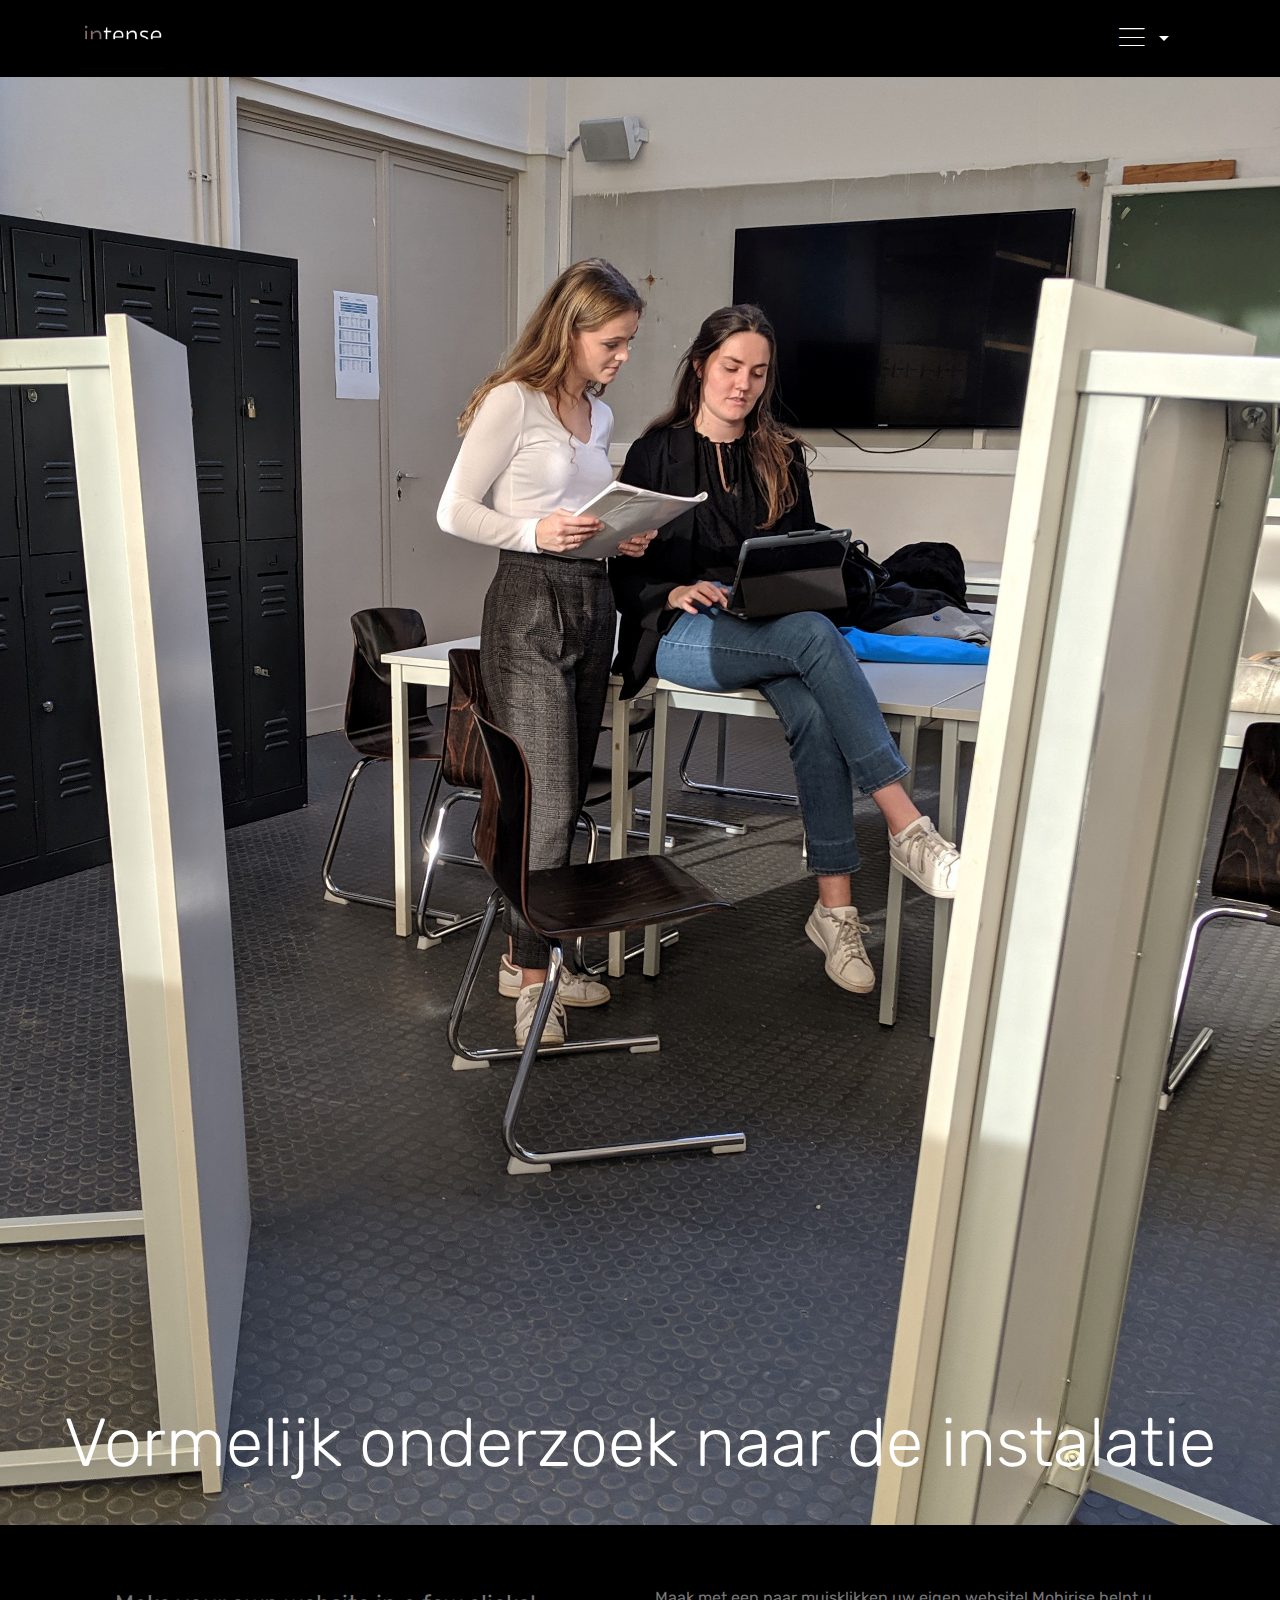
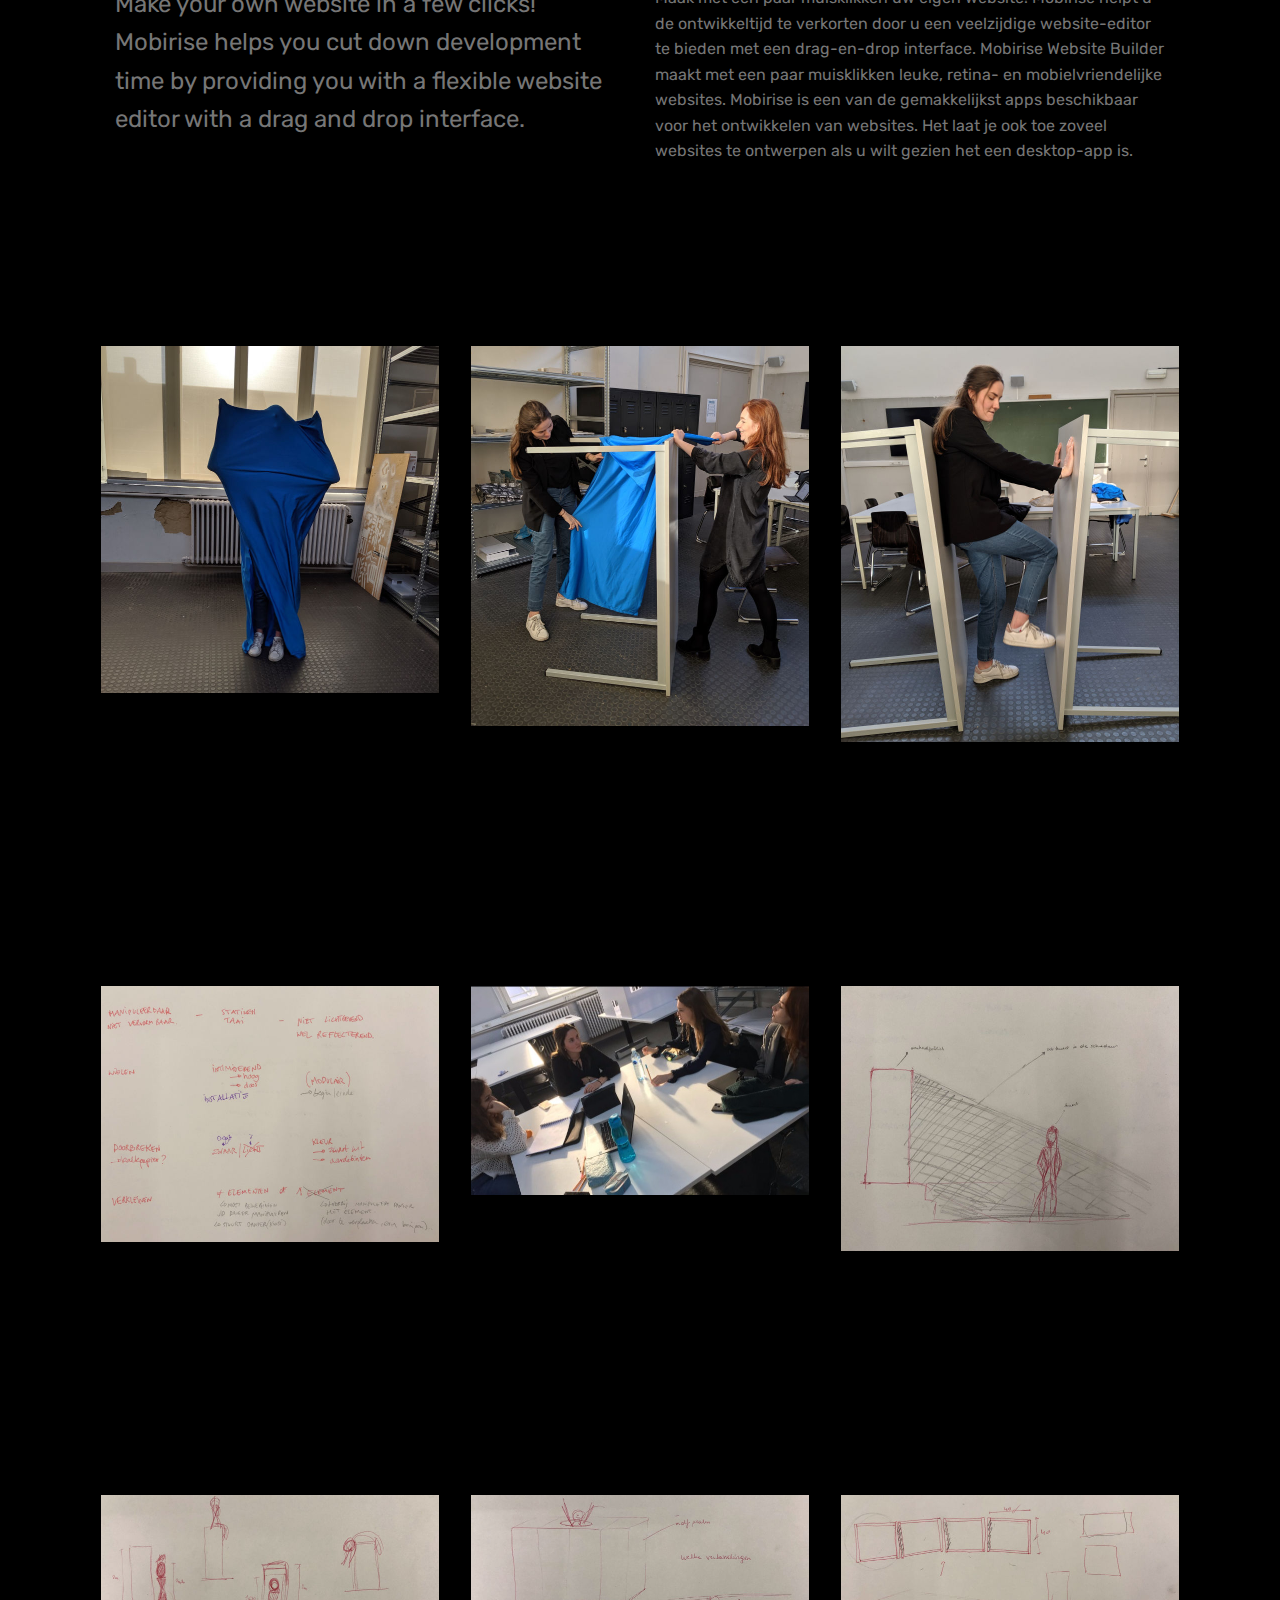
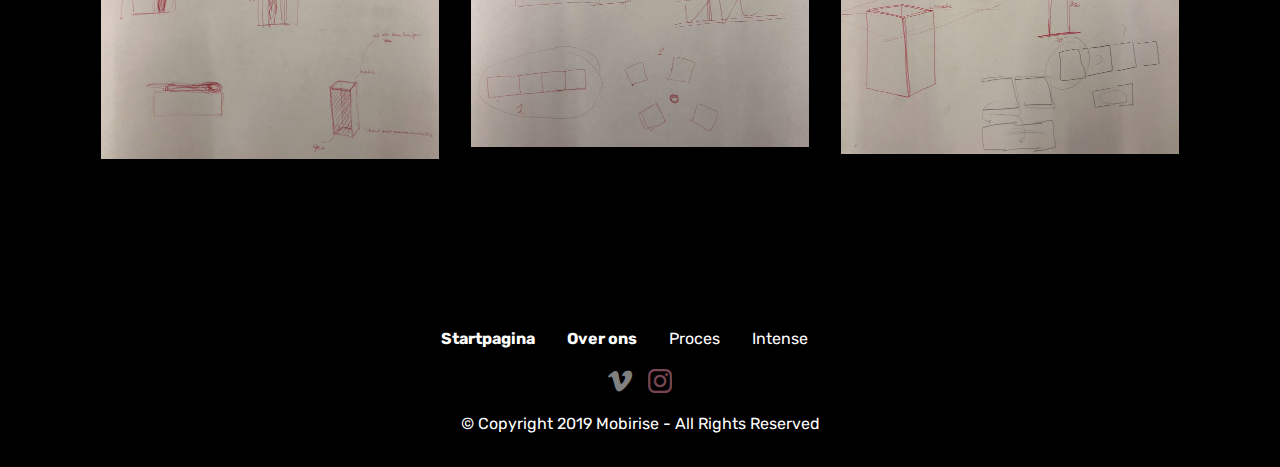
<file: page8.html>
<!DOCTYPE html>
<html  >
<head>
  <!-- Site made with Mobirise Website Builder v4.11.6, https://mobirise.com -->
  <meta charset="UTF-8">
  <meta http-equiv="X-UA-Compatible" content="IE=edge">
  <meta name="generator" content="Mobirise v4.11.6, mobirise.com">
  <meta name="viewport" content="width=device-width, initial-scale=1, minimum-scale=1">
  <link rel="shortcut icon" href="assets/images/m10-logo-intense.2-122x87.png" type="image/x-icon">
  <meta name="description" content="Website Builder Description">
  
  <title>vormelijk onderzoek</title>
  <link rel="stylesheet" href="assets/web/assets/mobirise-icons/mobirise-icons.css">
  <link rel="stylesheet" href="assets/bootstrap/css/bootstrap.min.css">
  <link rel="stylesheet" href="assets/bootstrap/css/bootstrap-grid.min.css">
  <link rel="stylesheet" href="assets/bootstrap/css/bootstrap-reboot.min.css">
  <link rel="stylesheet" href="assets/tether/tether.min.css">
  <link rel="stylesheet" href="assets/dropdown/css/style.css">
  <link rel="stylesheet" href="assets/socicon/css/styles.css">
  <link rel="stylesheet" href="assets/theme/css/style.css">
  <link rel="preload" as="style" href="assets/mobirise/css/mbr-additional.css"><link rel="stylesheet" href="assets/mobirise/css/mbr-additional.css" type="text/css">
  
  
  
</head>
<body>
  <section class="menu cid-rKu2cDdEFH" once="menu" id="menu1-3r">

    

    <nav class="navbar navbar-expand beta-menu navbar-dropdown align-items-center navbar-fixed-top navbar-toggleable-sm">
        <button class="navbar-toggler navbar-toggler-right" type="button" data-toggle="collapse" data-target="#navbarSupportedContent" aria-controls="navbarSupportedContent" aria-expanded="false" aria-label="Toggle navigation">
            <div class="hamburger">
                <span></span>
                <span></span>
                <span></span>
                <span></span>
            </div>
        </button>
        <div class="menu-logo">
            <div class="navbar-brand">
                <span class="navbar-logo">
                    <a href="index.html">
                         <img src="assets/images/m10-logo-intense.2-122x87.png" alt="Mobirise" title="" style="height: 3.8rem;">
                    </a>
                </span>
                
            </div>
        </div>
        <div class="collapse navbar-collapse" id="navbarSupportedContent">
            <ul class="navbar-nav nav-dropdown nav-right" data-app-modern-menu="true"><li class="nav-item dropdown">
                    <a class="nav-link link text-white dropdown-toggle display-4" href="https://mobirise.co" data-toggle="dropdown-submenu" aria-expanded="true"><span class="mbri-menu mbr-iconfont mbr-iconfont-btn"></span>
                        </a><div class="dropdown-menu"><a class="text-white dropdown-item display-4" href="index.html">Startpagina</a><a class="text-white dropdown-item display-4" href="page2.html">Over ons</a><a class="text-white dropdown-item display-4" href="page1.html">Proces</a><a class="text-white dropdown-item display-4" href="page3.html">Intense</a></div>
                </li>
                <li class="nav-item">
                    <a class="nav-link link text-white display-4" href="https://mobirise.co"></a>
                </li></ul>
            
        </div>
    </nav>
</section>

<section class="engine"><a href="https://mobirise.info/z">best free website templates</a></section><section class="cid-rKsvg0tXAP" id="image2-2s">

    

    <figure class="mbr-figure">
        <div class="image-block" style="width: 100%;">
            <img src="assets/images/img-20191129-140023.2-2545x3032.jpg" alt="Mobirise" title="">
            <figcaption class="mbr-figure-caption mbr-figure-caption-over">
                <div class="pb-5 px-3 mbr-white align-center mbr-fonts-style display-1">Vormelijk onderzoek naar de instalatie</div>
            </figcaption>
        </div>
    </figure>
</section>

<section class="mbr-section article content3 cid-rKswoYRBRc" id="content3-2t">
      
     

    <div class="container">
        <div class="media-container-row">
            <div class="row col-12 col-md-12">
                <div class="col-12 mbr-text mbr-fonts-style col-md-6 display-5">
                     <p>Make your own website in a few clicks! Mobirise helps you cut down development time by providing you with a flexible website editor with a drag and drop interface.</p>
                </div>
                <div class="col-12 mbr-text mbr-fonts-style display-7 col-md-6">
                     <p>Maak met een paar muisklikken uw eigen website! Mobirise helpt u de ontwikkeltijd te verkorten door u een veelzijdige website-editor te bieden met een drag-en-drop interface. Mobirise Website Builder maakt met een paar muisklikken leuke, retina- en mobielvriendelijke websites. Mobirise is een van de gemakkelijkst apps beschikbaar voor het ontwikkelen van websites. Het laat je ook toe zoveel websites te ontwerpen als u wilt gezien het een desktop-app is.</p>
                </div>
                
            </div>
        </div>
    </div>
</section>

<section class="features2 cid-rKsws0ZUMB" id="features2-2u">

    

    
    
    <div class="container">
        <div class="media-container-row">
            <div class="card p-3 col-12 col-md-6 col-lg-4">
                <div class="card-wrapper">
                    <div class="card-img">
                        <img src="assets/images/img-20191129-132708.2-676x693.jpg" alt="Mobirise" title="">
                    </div>
                    <div class="card-box">
                        
                        
                    </div>
                </div>
            </div>

            <div class="card p-3 col-12 col-md-6 col-lg-4">
                <div class="card-wrapper">
                    <div class="card-img">
                        <img src="assets/images/img-20191129-140110.2-676x759.jpg" alt="Mobirise" title="">
                    </div>
                    <div class="card-box ">
                        
                        
                    </div>
                </div>
            </div>

            <div class="card p-3 col-12 col-md-6 col-lg-4">
                <div class="card-wrapper">
                    <div class="card-img">
                        <img src="assets/images/img-20191129-135412.2-676x792.jpg" alt="Mobirise" title="">
                    </div>
                    <div class="card-box">
                        
                        
                    </div>
                </div>
            </div>

            
        </div>
    </div>
</section>

<section class="features2 cid-rKswttCA5i" id="features2-2v">

    

    
    
    <div class="container">
        <div class="media-container-row">
            <div class="card p-3 col-12 col-md-6 col-lg-4">
                <div class="card-wrapper">
                    <div class="card-img">
                        <img src="assets/images/img-1839-676x512.jpg" alt="Mobirise" title="">
                    </div>
                    <div class="card-box">
                        
                        
                    </div>
                </div>
            </div>

            <div class="card p-3 col-12 col-md-6 col-lg-4">
                <div class="card-wrapper">
                    <div class="card-img">
                        <img src="assets/images/img-907-676x507.jpeg" alt="Mobirise" title="">
                    </div>
                    <div class="card-box ">
                        
                        
                    </div>
                </div>
            </div>

            <div class="card p-3 col-12 col-md-6 col-lg-4">
                <div class="card-wrapper">
                    <div class="card-img">
                        <img src="assets/images/img-1840-676x530.jpg" alt="Mobirise" title="">
                    </div>
                    <div class="card-box">
                        
                        
                    </div>
                </div>
            </div>

            
        </div>
    </div>
</section>

<section class="features2 cid-rKswu6UrAA" id="features2-2w">

    

    
    
    <div class="container">
        <div class="media-container-row">
            <div class="card p-3 col-12 col-md-6 col-lg-4">
                <div class="card-wrapper">
                    <div class="card-img">
                        <img src="assets/images/img-1841-676x528.jpg" alt="Mobirise" title="">
                    </div>
                    <div class="card-box">
                        
                        
                    </div>
                </div>
            </div>

            <div class="card p-3 col-12 col-md-6 col-lg-4">
                <div class="card-wrapper">
                    <div class="card-img">
                        <img src="assets/images/img-1842-676x503.jpg" alt="Mobirise" title="">
                    </div>
                    <div class="card-box ">
                        
                        
                    </div>
                </div>
            </div>

            <div class="card p-3 col-12 col-md-6 col-lg-4">
                <div class="card-wrapper">
                    <div class="card-img">
                        <img src="assets/images/img-1844-676x517.jpg" alt="Mobirise" title="">
                    </div>
                    <div class="card-box">
                        
                        
                    </div>
                </div>
            </div>

            
        </div>
    </div>
</section>

<section once="footers" class="cid-rJcr6hrGQt" id="footer7-2r">

    

    

    <div class="container">
        <div class="media-container-row align-center mbr-white">
            <div class="row row-links">
                <ul class="foot-menu">
                    
                    
                    
                    
                    
                <li class="foot-menu-item mbr-fonts-style display-7">
                        <a class="text-white mbr-bold" href="index.html" target="_blank">Startpagina</a>
                    </li><li class="foot-menu-item mbr-fonts-style display-7">
                        <a class="text-white mbr-bold" href="page2.html" target="_blank">Over ons</a>
                    </li><li class="foot-menu-item mbr-fonts-style display-7"><a href="page1.html" class="text-white">Proces</a></li><li class="foot-menu-item mbr-fonts-style display-7"><a href="page3.html" class="text-white">Intense</a></li><li class="foot-menu-item mbr-fonts-style display-7"></li></ul>
            </div>
            <div class="row social-row">
                <div class="social-list align-right pb-2">
                    
                    
                    
                    
                    
                    
                <div class="soc-item">
                        <a href="https://twitter.com/mobirise" target="_blank">
                            <span class="mbr-iconfont mbr-iconfont-social socicon-twitter socicon" style="color: rgb(0, 0, 0); fill: rgb(0, 0, 0);"></span>
                        </a>
                    </div><div class="soc-item">
                        <a href="https://www.facebook.com/pages/Mobirise/1616226671953247" target="_blank">
                            <span class="mbr-iconfont mbr-iconfont-social socicon-facebook socicon" style="color: rgb(0, 0, 0); fill: rgb(0, 0, 0);"></span>
                        </a>
                    </div><div class="soc-item">
                        <a href="https://www.youtube.com/c/mobirise" target="_blank">
                            <span class="mbr-iconfont mbr-iconfont-social socicon-vimeo socicon"></span>
                        </a>
                    </div><div class="soc-item">
                        <a href="https://www.instagram.com/in.tense10/" target="_blank">
                            <span class="mbr-iconfont mbr-iconfont-social socicon-instagram socicon" style="color: rgb(240, 139, 164); fill: rgb(240, 139, 164);"></span>
                        </a>
                    </div><div class="soc-item">
                        <a href="https://plus.google.com/u/0/+Mobirise" target="_blank">
                            <span class="mbr-iconfont mbr-iconfont-social socicon-vimeo socicon" style="color: rgb(0, 0, 0); fill: rgb(0, 0, 0);"></span>
                        </a>
                    </div><div class="soc-item">
                        <a href="https://www.behance.net/Mobirise" target="_blank">
                            <span class="mbr-iconfont mbr-iconfont-social socicon-behance socicon" style="color: rgb(0, 0, 0); fill: rgb(0, 0, 0);"></span>
                        </a>
                    </div></div>
            </div>
            <div class="row row-copirayt">
                <p class="mbr-text mb-0 mbr-fonts-style mbr-white align-center display-7">
                    © Copyright 2019 Mobirise - All Rights Reserved
                </p>
            </div>
        </div>
    </div>
</section>


  <script src="assets/web/assets/jquery/jquery.min.js"></script>
  <script src="assets/popper/popper.min.js"></script>
  <script src="assets/bootstrap/js/bootstrap.min.js"></script>
  <script src="assets/tether/tether.min.js"></script>
  <script src="assets/smoothscroll/smooth-scroll.js"></script>
  <script src="assets/dropdown/js/nav-dropdown.js"></script>
  <script src="assets/dropdown/js/navbar-dropdown.js"></script>
  <script src="assets/touchswipe/jquery.touch-swipe.min.js"></script>
  <script src="assets/theme/js/script.js"></script>
  
  
</body>
</html>
</file>
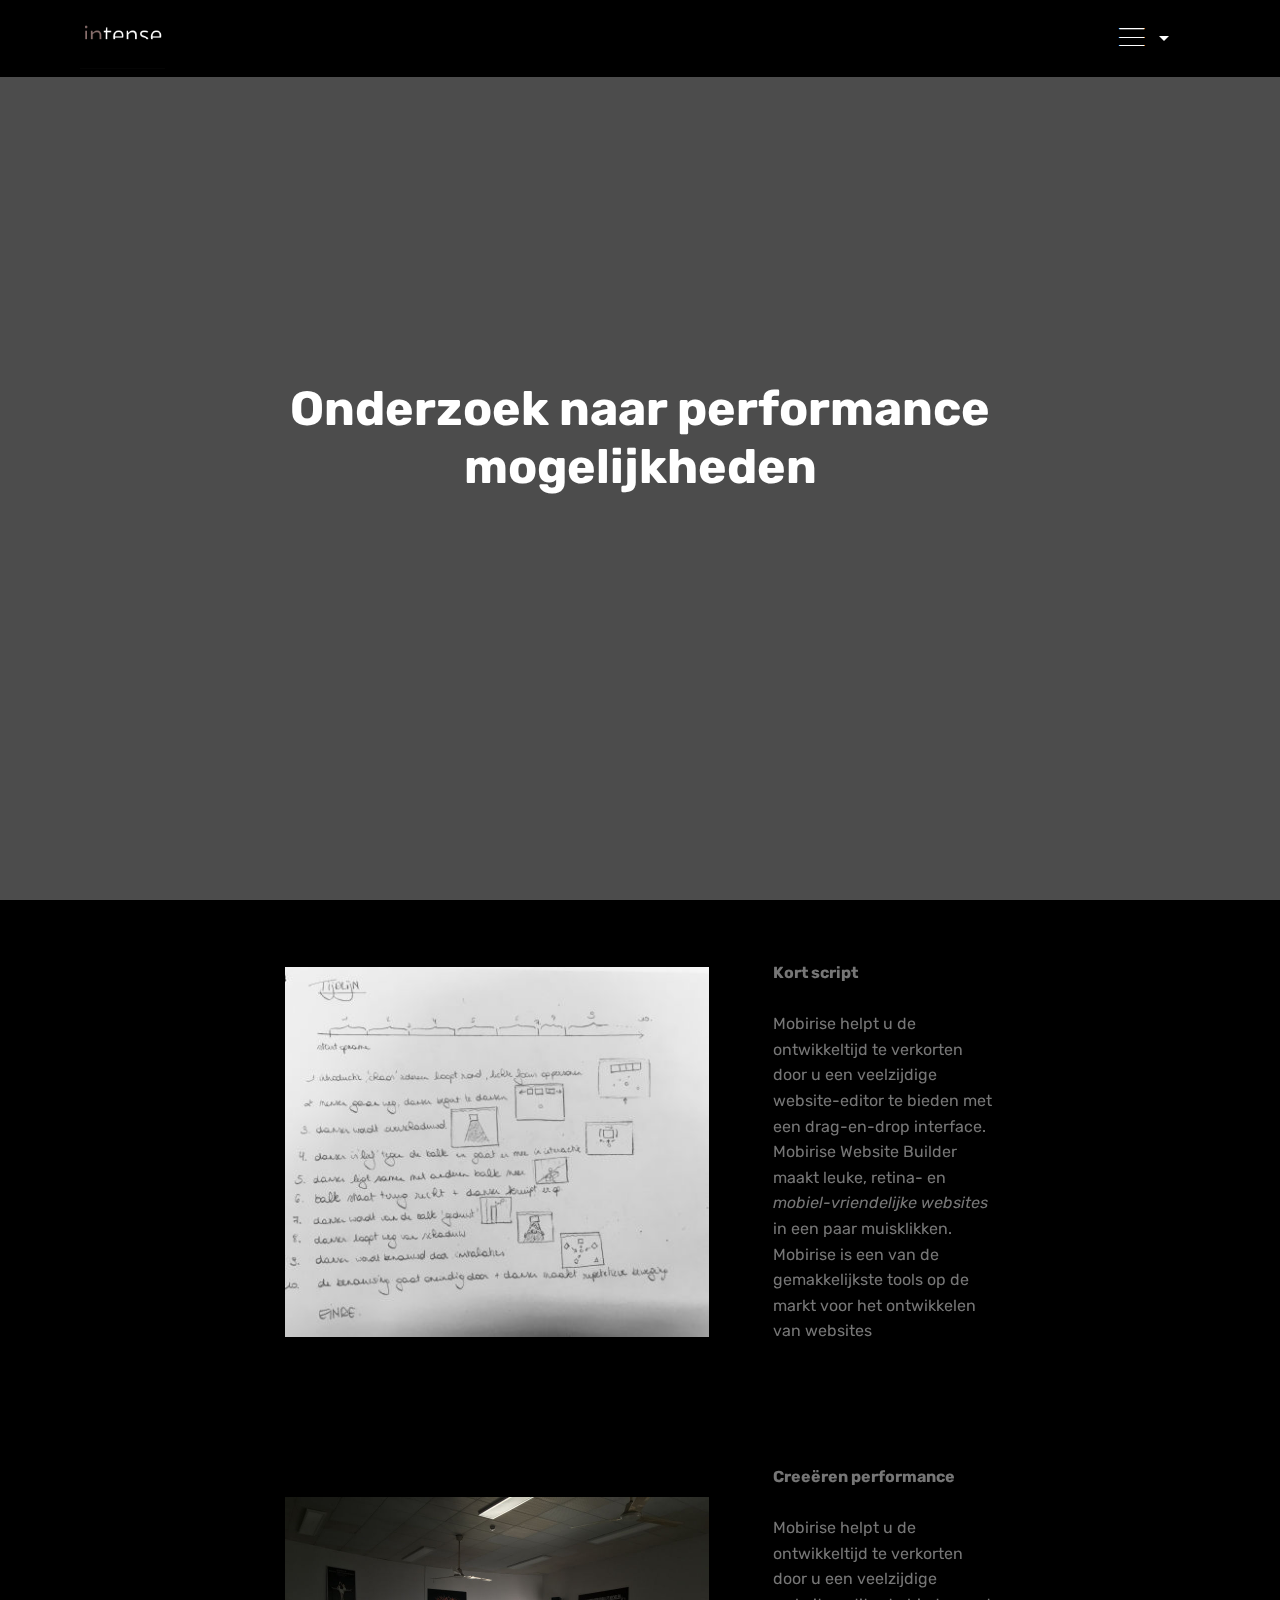
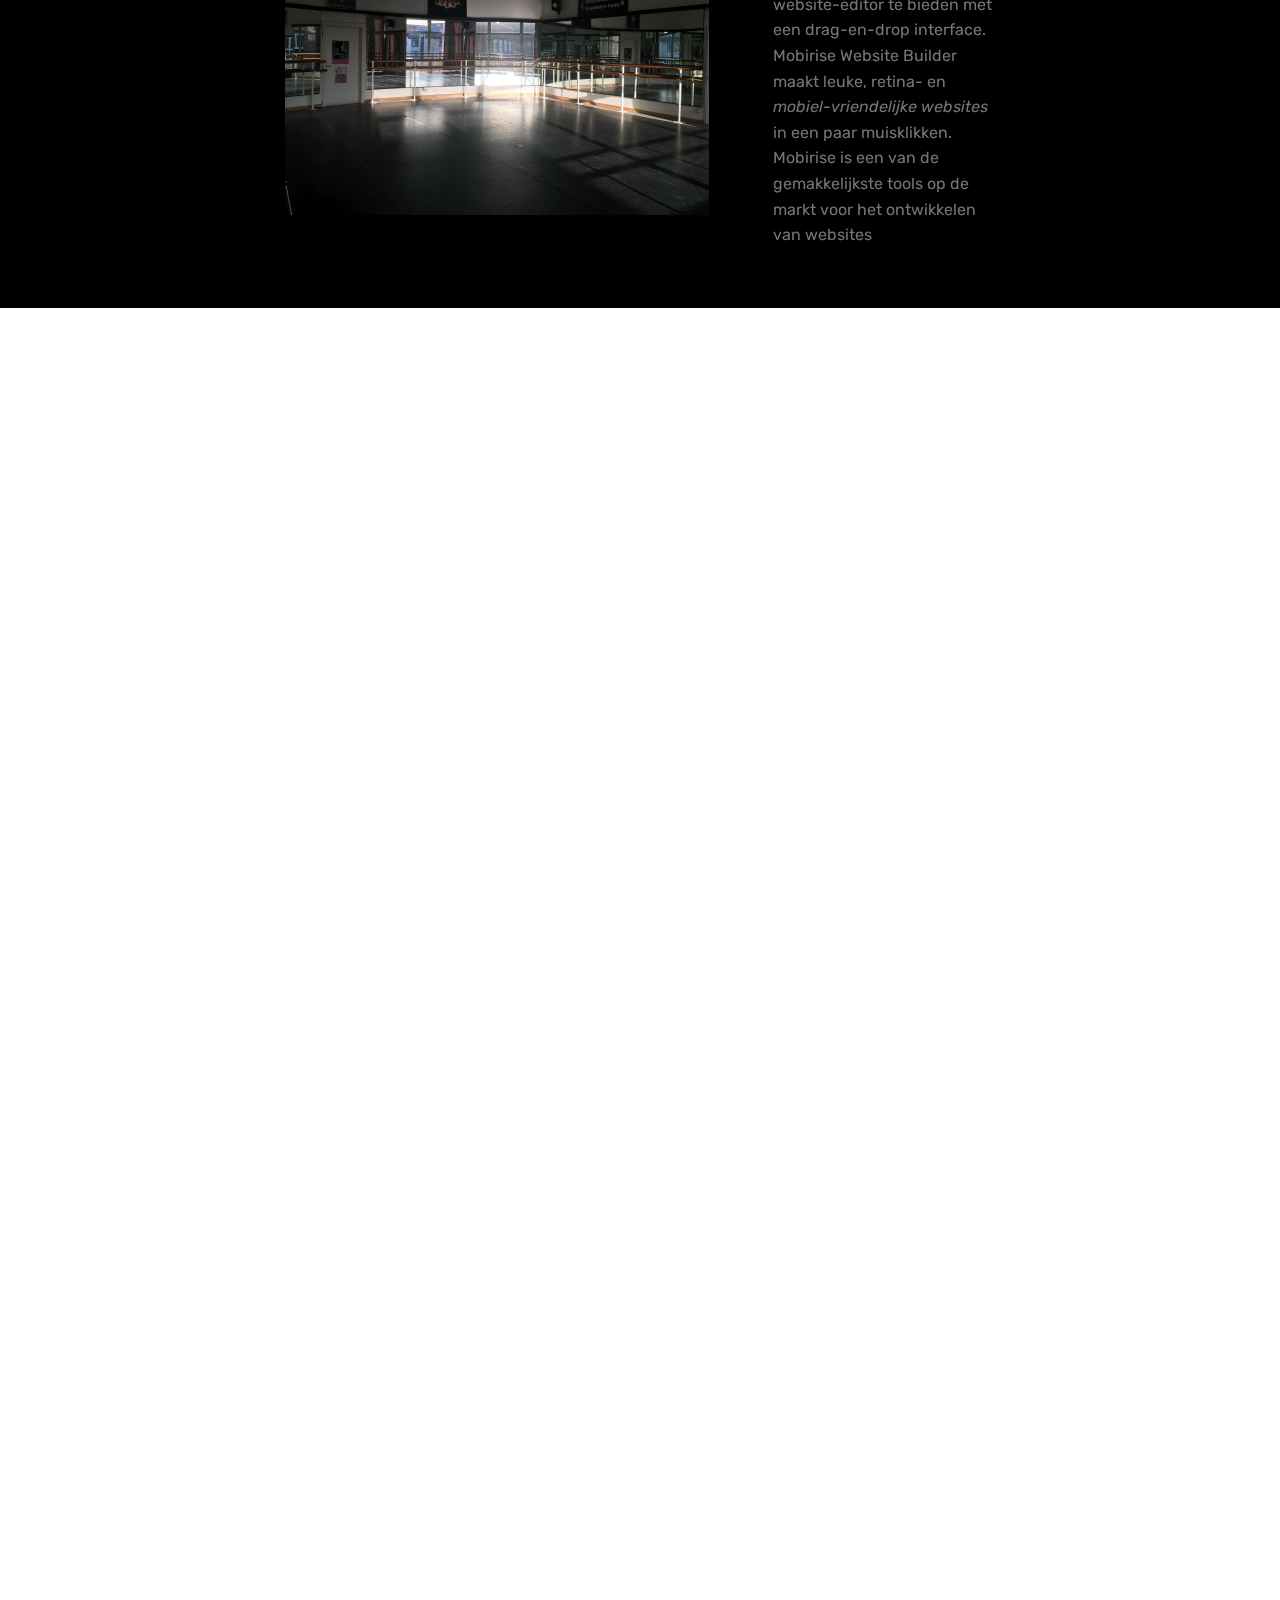
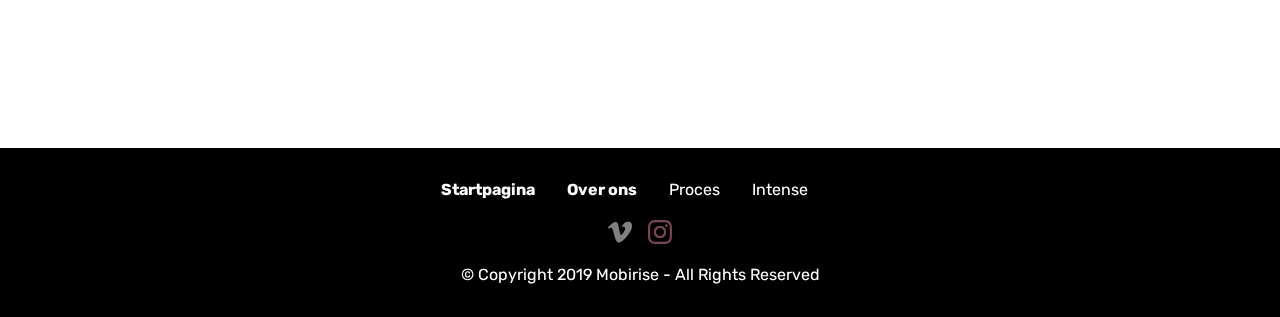
<file: page9.html>
<!DOCTYPE html>
<html  >
<head>
  <!-- Site made with Mobirise Website Builder v4.11.6, https://mobirise.com -->
  <meta charset="UTF-8">
  <meta http-equiv="X-UA-Compatible" content="IE=edge">
  <meta name="generator" content="Mobirise v4.11.6, mobirise.com">
  <meta name="viewport" content="width=device-width, initial-scale=1, minimum-scale=1">
  <link rel="shortcut icon" href="assets/images/m10-logo-intense.2-122x87.png" type="image/x-icon">
  <meta name="description" content="Website Builder Description">
  
  <title>onderzoek naar performance mogelijkheden</title>
  <link rel="stylesheet" href="assets/web/assets/mobirise-icons/mobirise-icons.css">
  <link rel="stylesheet" href="assets/bootstrap/css/bootstrap.min.css">
  <link rel="stylesheet" href="assets/bootstrap/css/bootstrap-grid.min.css">
  <link rel="stylesheet" href="assets/bootstrap/css/bootstrap-reboot.min.css">
  <link rel="stylesheet" href="assets/socicon/css/styles.css">
  <link rel="stylesheet" href="assets/tether/tether.min.css">
  <link rel="stylesheet" href="assets/dropdown/css/style.css">
  <link rel="stylesheet" href="assets/theme/css/style.css">
  <link rel="preload" as="style" href="assets/mobirise/css/mbr-additional.css"><link rel="stylesheet" href="assets/mobirise/css/mbr-additional.css" type="text/css">
  
  
  
</head>
<body>
  <section class="menu cid-rKu2cDdEFH" once="menu" id="menu1-3r">

    

    <nav class="navbar navbar-expand beta-menu navbar-dropdown align-items-center navbar-fixed-top navbar-toggleable-sm">
        <button class="navbar-toggler navbar-toggler-right" type="button" data-toggle="collapse" data-target="#navbarSupportedContent" aria-controls="navbarSupportedContent" aria-expanded="false" aria-label="Toggle navigation">
            <div class="hamburger">
                <span></span>
                <span></span>
                <span></span>
                <span></span>
            </div>
        </button>
        <div class="menu-logo">
            <div class="navbar-brand">
                <span class="navbar-logo">
                    <a href="index.html">
                         <img src="assets/images/m10-logo-intense.2-122x87.png" alt="Mobirise" title="" style="height: 3.8rem;">
                    </a>
                </span>
                
            </div>
        </div>
        <div class="collapse navbar-collapse" id="navbarSupportedContent">
            <ul class="navbar-nav nav-dropdown nav-right" data-app-modern-menu="true"><li class="nav-item dropdown">
                    <a class="nav-link link text-white dropdown-toggle display-4" href="https://mobirise.co" data-toggle="dropdown-submenu" aria-expanded="true"><span class="mbri-menu mbr-iconfont mbr-iconfont-btn"></span>
                        </a><div class="dropdown-menu"><a class="text-white dropdown-item display-4" href="index.html">Startpagina</a><a class="text-white dropdown-item display-4" href="page2.html">Over ons</a><a class="text-white dropdown-item display-4" href="page1.html">Proces</a><a class="text-white dropdown-item display-4" href="page3.html">Intense</a></div>
                </li>
                <li class="nav-item">
                    <a class="nav-link link text-white display-4" href="https://mobirise.co"></a>
                </li></ul>
            
        </div>
    </nav>
</section>

<section class="engine"><a href="https://mobirise.info/g">build your own site for free</a></section><section class="header6 cid-rKtRUGzbFS mbr-fullscreen" data-bg-video="https://vimeo.com/378979175" id="header6-3e">

    

    <div class="mbr-overlay" style="opacity: 0.8; background-color: rgb(35, 35, 35);">
    </div>

    <div class="container">
        <div class="row justify-content-md-center">
            <div class="mbr-white col-md-10">
                <h1 class="mbr-section-title align-center mbr-bold pb-3 mbr-fonts-style display-2">Onderzoek naar performance mogelijkheden</h1>
                
                
            </div>
        </div>
    </div>

    
</section>

<section class="mbr-section content6 cid-rKtVkLAmkA" id="content6-3f">
    
     
    
    <div class="container">
        <div class="media-container-row">
            <div class="col-12 col-md-8">
                <div class="media-container-row">
                    <div class="mbr-figure" style="width: 200%;">
                      <img src="assets/images/img-8971-436x380.jpg" alt="Mobirise" title="">  
                    </div>
                    <div class="media-content">
                        <div class="mbr-section-text">
                            <p class="mbr-text mb-0 mbr-fonts-style display-7"><strong>Kort script</strong><br><strong><br></strong>Mobirise helpt u de ontwikkeltijd te verkorten door u een veelzijdige website-editor te bieden met een drag-en-drop interface. Mobirise Website Builder maakt leuke, retina- en <em>mobiel-vriendelijke websites</em> in een paar muisklikken. Mobirise is een van de gemakkelijkste tools  op de markt voor het ontwikkelen van websites
                            </p>
                        </div>
                    </div>
                </div>
            </div>
        </div>
    </div>
</section>

<section class="mbr-section content6 cid-rKtVlMkiHw" id="content6-3g">
    
     
    
    <div class="container">
        <div class="media-container-row">
            <div class="col-12 col-md-8">
                <div class="media-container-row">
                    <div class="mbr-figure" style="width: 200%;">
                      <img src="assets/images/img-9003-848x636.jpg" alt="Mobirise" title="">  
                    </div>
                    <div class="media-content">
                        <div class="mbr-section-text">
                            <p class="mbr-text mb-0 mbr-fonts-style display-7"><strong>Creeëren performance</strong><br><strong><br></strong>Mobirise helpt u de ontwikkeltijd te verkorten door u een veelzijdige website-editor te bieden met een drag-en-drop interface. Mobirise Website Builder maakt leuke, retina- en <em>mobiel-vriendelijke websites</em> in een paar muisklikken. Mobirise is een van de gemakkelijkste tools  op de markt voor het ontwikkelen van websites
                            </p>
                        </div>
                    </div>
                </div>
            </div>
        </div>
    </div>
</section>

<section class="cid-rL6Tuadjqr" id="video2-3u">

    
    
    <figure class="mbr-figure align-center">
        <div class="video-block" style="width: 100%;">
            <div><iframe class="mbr-embedded-video" src="https://player.vimeo.com/video/380476184?autoplay=0&amp;loop=0" width="1280" height="720" frameborder="0" allowfullscreen></iframe></div>
        </div>
    </figure>
</section>

<section class="cid-rL6ToFZWpv" id="video2-3t">

    
    
    <figure class="mbr-figure align-center">
        <div class="video-block" style="width: 100%;">
            <div><iframe class="mbr-embedded-video" src="https://player.vimeo.com/video/380497579?autoplay=0&amp;loop=0" width="1280" height="720" frameborder="0" allowfullscreen></iframe></div>
        </div>
    </figure>
</section>

<section once="footers" class="cid-rKtMZXkqvy" id="footer7-3a">

    

    

    <div class="container">
        <div class="media-container-row align-center mbr-white">
            <div class="row row-links">
                <ul class="foot-menu">
                    
                    
                    
                    
                    
                <li class="foot-menu-item mbr-fonts-style display-7">
                        <a class="text-white mbr-bold" href="index.html" target="_blank">Startpagina</a>
                    </li><li class="foot-menu-item mbr-fonts-style display-7">
                        <a class="text-white mbr-bold" href="page2.html" target="_blank">Over ons</a>
                    </li><li class="foot-menu-item mbr-fonts-style display-7"><a href="page1.html" class="text-white">Proces</a></li><li class="foot-menu-item mbr-fonts-style display-7"><a href="page3.html" class="text-white">Intense</a></li><li class="foot-menu-item mbr-fonts-style display-7"></li></ul>
            </div>
            <div class="row social-row">
                <div class="social-list align-right pb-2">
                    
                    
                    
                    
                    
                    
                <div class="soc-item">
                        <a href="https://twitter.com/mobirise" target="_blank">
                            <span class="mbr-iconfont mbr-iconfont-social socicon-twitter socicon" style="color: rgb(0, 0, 0); fill: rgb(0, 0, 0);"></span>
                        </a>
                    </div><div class="soc-item">
                        <a href="https://www.facebook.com/pages/Mobirise/1616226671953247" target="_blank">
                            <span class="mbr-iconfont mbr-iconfont-social socicon-facebook socicon" style="color: rgb(0, 0, 0); fill: rgb(0, 0, 0);"></span>
                        </a>
                    </div><div class="soc-item">
                        <a href="https://www.youtube.com/c/mobirise" target="_blank">
                            <span class="mbr-iconfont mbr-iconfont-social socicon-vimeo socicon"></span>
                        </a>
                    </div><div class="soc-item">
                        <a href="https://www.instagram.com/in.tense10/" target="_blank">
                            <span class="mbr-iconfont mbr-iconfont-social socicon-instagram socicon" style="color: rgb(240, 139, 164); fill: rgb(240, 139, 164);"></span>
                        </a>
                    </div><div class="soc-item">
                        <a href="https://plus.google.com/u/0/+Mobirise" target="_blank">
                            <span class="mbr-iconfont mbr-iconfont-social socicon-vimeo socicon" style="color: rgb(0, 0, 0); fill: rgb(0, 0, 0);"></span>
                        </a>
                    </div><div class="soc-item">
                        <a href="https://www.behance.net/Mobirise" target="_blank">
                            <span class="mbr-iconfont mbr-iconfont-social socicon-behance socicon" style="color: rgb(0, 0, 0); fill: rgb(0, 0, 0);"></span>
                        </a>
                    </div></div>
            </div>
            <div class="row row-copirayt">
                <p class="mbr-text mb-0 mbr-fonts-style mbr-white align-center display-7">
                    © Copyright 2019 Mobirise - All Rights Reserved
                </p>
            </div>
        </div>
    </div>
</section>


  <script src="assets/web/assets/jquery/jquery.min.js"></script>
  <script src="assets/popper/popper.min.js"></script>
  <script src="assets/bootstrap/js/bootstrap.min.js"></script>
  <script src="assets/smoothscroll/smooth-scroll.js"></script>
  <script src="assets/tether/tether.min.js"></script>
  <script src="assets/vimeoplayer/jquery.mb.vimeo_player.js"></script>
  <script src="assets/dropdown/js/nav-dropdown.js"></script>
  <script src="assets/dropdown/js/navbar-dropdown.js"></script>
  <script src="assets/touchswipe/jquery.touch-swipe.min.js"></script>
  <script src="assets/ytplayer/jquery.mb.ytplayer.min.js"></script>
  <script src="assets/theme/js/script.js"></script>
  
  
</body>
</html>
</file>
<file: assets/web/assets/mobirise-icons/mobirise-icons.css>
@font-face {
  font-family: 'MobiriseIcons';
  src:  url('mobirise-icons.eot?spat4u');
  src:  url('mobirise-icons.eot?spat4u#iefix') format('embedded-opentype'),
    url('mobirise-icons.ttf?spat4u') format('truetype'),
    url('mobirise-icons.woff?spat4u') format('woff'),
    url('mobirise-icons.svg?spat4u#MobiriseIcons') format('svg');
  font-weight: normal;
  font-style: normal;
  font-display: swap;
}

[class^="mbri-"], [class*=" mbri-"] {
  /* use !important to prevent issues with browser extensions that change fonts */
  font-family: MobiriseIcons !important;
  speak: none;
  font-style: normal;
  font-weight: normal;
  font-variant: normal;
  text-transform: none;
  line-height: 1;

  /* Better Font Rendering =========== */
  -webkit-font-smoothing: antialiased;
  -moz-osx-font-smoothing: grayscale;
}

.mbri-add-submenu:before {
  content: "\e900";
}
.mbri-alert:before {
  content: "\e901";
}
.mbri-align-center:before {
  content: "\e902";
}
.mbri-align-justify:before {
  content: "\e903";
}
.mbri-align-left:before {
  content: "\e904";
}
.mbri-align-right:before {
  content: "\e905";
}
.mbri-android:before {
  content: "\e906";
}
.mbri-apple:before {
  content: "\e907";
}
.mbri-arrow-down:before {
  content: "\e908";
}
.mbri-arrow-next:before {
  content: "\e909";
}
.mbri-arrow-prev:before {
  content: "\e90a";
}
.mbri-arrow-up:before {
  content: "\e90b";
}
.mbri-bold:before {
  content: "\e90c";
}
.mbri-bookmark:before {
  content: "\e90d";
}
.mbri-bootstrap:before {
  content: "\e90e";
}
.mbri-briefcase:before {
  content: "\e90f";
}
.mbri-browse:before {
  content: "\e910";
}
.mbri-bulleted-list:before {
  content: "\e911";
}
.mbri-calendar:before {
  content: "\e912";
}
.mbri-camera:before {
  content: "\e913";
}
.mbri-cart-add:before {
  content: "\e914";
}
.mbri-cart-full:before {
  content: "\e915";
}
.mbri-cash:before {
  content: "\e916";
}
.mbri-change-style:before {
  content: "\e917";
}
.mbri-chat:before {
  content: "\e918";
}
.mbri-clock:before {
  content: "\e919";
}
.mbri-close:before {
  content: "\e91a";
}
.mbri-cloud:before {
  content: "\e91b";
}
.mbri-code:before {
  content: "\e91c";
}
.mbri-contact-form:before {
  content: "\e91d";
}
.mbri-credit-card:before {
  content: "\e91e";
}
.mbri-cursor-click:before {
  content: "\e91f";
}
.mbri-cust-feedback:before {
  content: "\e920";
}
.mbri-database:before {
  content: "\e921";
}
.mbri-delivery:before {
  content: "\e922";
}
.mbri-desktop:before {
  content: "\e923";
}
.mbri-devices:before {
  content: "\e924";
}
.mbri-down:before {
  content: "\e925";
}
.mbri-download:before {
  content: "\e989";
}
.mbri-drag-n-drop:before {
  content: "\e927";
}
.mbri-drag-n-drop2:before {
  content: "\e928";
}
.mbri-edit:before {
  content: "\e929";
}
.mbri-edit2:before {
  content: "\e92a";
}
.mbri-error:before {
  content: "\e92b";
}
.mbri-extension:before {
  content: "\e92c";
}
.mbri-features:before {
  content: "\e92d";
}
.mbri-file:before {
  content: "\e92e";
}
.mbri-flag:before {
  content: "\e92f";
}
.mbri-folder:before {
  content: "\e930";
}
.mbri-gift:before {
  content: "\e931";
}
.mbri-github:before {
  content: "\e932";
}
.mbri-globe:before {
  content: "\e933";
}
.mbri-globe-2:before {
  content: "\e934";
}
.mbri-growing-chart:before {
  content: "\e935";
}
.mbri-hearth:before {
  content: "\e936";
}
.mbri-help:before {
  content: "\e937";
}
.mbri-home:before {
  content: "\e938";
}
.mbri-hot-cup:before {
  content: "\e939";
}
.mbri-idea:before {
  content: "\e93a";
}
.mbri-image-gallery:before {
  content: "\e93b";
}
.mbri-image-slider:before {
  content: "\e93c";
}
.mbri-info:before {
  content: "\e93d";
}
.mbri-italic:before {
  content: "\e93e";
}
.mbri-key:before {
  content: "\e93f";
}
.mbri-laptop:before {
  content: "\e940";
}
.mbri-layers:before {
  content: "\e941";
}
.mbri-left-right:before {
  content: "\e942";
}
.mbri-left:before {
  content: "\e943";
}
.mbri-letter:before {
  content: "\e944";
}
.mbri-like:before {
  content: "\e945";
}
.mbri-link:before {
  content: "\e946";
}
.mbri-lock:before {
  content: "\e947";
}
.mbri-login:before {
  content: "\e948";
}
.mbri-logout:before {
  content: "\e949";
}
.mbri-magic-stick:before {
  content: "\e94a";
}
.mbri-map-pin:before {
  content: "\e94b";
}
.mbri-menu:before {
  content: "\e94c";
}
.mbri-mobile:before {
  content: "\e94d";
}
.mbri-mobile2:before {
  content: "\e94e";
}
.mbri-mobirise:before {
  content: "\e94f";
}
.mbri-more-horizontal:before {
  content: "\e950";
}
.mbri-more-vertical:before {
  content: "\e951";
}
.mbri-music:before {
  content: "\e952";
}
.mbri-new-file:before {
  content: "\e953";
}
.mbri-numbered-list:before {
  content: "\e954";
}
.mbri-opened-folder:before {
  content: "\e955";
}
.mbri-pages:before {
  content: "\e956";
}
.mbri-paper-plane:before {
  content: "\e957";
}
.mbri-paperclip:before {
  content: "\e958";
}
.mbri-photo:before {
  content: "\e959";
}
.mbri-photos:before {
  content: "\e95a";
}
.mbri-pin:before {
  content: "\e95b";
}
.mbri-play:before {
  content: "\e95c";
}
.mbri-plus:before {
  content: "\e95d";
}
.mbri-preview:before {
  content: "\e95e";
}
.mbri-print:before {
  content: "\e95f";
}
.mbri-protect:before {
  content: "\e960";
}
.mbri-question:before {
  content: "\e961";
}
.mbri-quote-left:before {
  content: "\e962";
}
.mbri-quote-right:before {
  content: "\e963";
}
.mbri-refresh:before {
  content: "\e964";
}
.mbri-responsive:before {
  content: "\e965";
}
.mbri-right:before {
  content: "\e966";
}
.mbri-rocket:before {
  content: "\e967";
}
.mbri-sad-face:before {
  content: "\e968";
}
.mbri-sale:before {
  content: "\e969";
}
.mbri-save:before {
  content: "\e96a";
}
.mbri-search:before {
  content: "\e96b";
}
.mbri-setting:before {
  content: "\e96c";
}
.mbri-setting2:before {
  content: "\e96d";
}
.mbri-setting3:before {
  content: "\e96e";
}
.mbri-share:before {
  content: "\e96f";
}
.mbri-shopping-bag:before {
  content: "\e970";
}
.mbri-shopping-basket:before {
  content: "\e971";
}
.mbri-shopping-cart:before {
  content: "\e972";
}
.mbri-sites:before {
  content: "\e973";
}
.mbri-smile-face:before {
  content: "\e974";
}
.mbri-speed:before {
  content: "\e975";
}
.mbri-star:before {
  content: "\e976";
}
.mbri-success:before {
  content: "\e977";
}
.mbri-sun:before {
  content: "\e978";
}
.mbri-sun2:before {
  content: "\e979";
}
.mbri-tablet:before {
  content: "\e97a";
}
.mbri-tablet-vertical:before {
  content: "\e97b";
}
.mbri-target:before {
  content: "\e97c";
}
.mbri-timer:before {
  content: "\e97d";
}
.mbri-to-ftp:before {
  content: "\e97e";
}
.mbri-to-local-drive:before {
  content: "\e97f";
}
.mbri-touch-swipe:before {
  content: "\e980";
}
.mbri-touch:before {
  content: "\e981";
}
.mbri-trash:before {
  content: "\e982";
}
.mbri-underline:before {
  content: "\e983";
}
.mbri-unlink:before {
  content: "\e984";
}
.mbri-unlock:before {
  content: "\e985";
}
.mbri-up-down:before {
  content: "\e986";
}
.mbri-up:before {
  content: "\e987";
}
.mbri-update:before {
  content: "\e988";
}
.mbri-upload:before {
 content: "\e926"; 
}
.mbri-user:before {
  content: "\e98a";
}
.mbri-user2:before {
  content: "\e98b";
}
.mbri-users:before {
  content: "\e98c";
}
.mbri-video:before {
  content: "\e98d";
}
.mbri-video-play:before {
  content: "\e98e";
}
.mbri-watch:before {
  content: "\e98f";
}
.mbri-website-theme:before {
  content: "\e990";
}
.mbri-wifi:before {
  content: "\e991";
}
.mbri-windows:before {
  content: "\e992";
}
.mbri-zoom-out:before {
  content: "\e993";
}
.mbri-redo:before {
  content: "\e994";
}
.mbri-undo:before {
  content: "\e995";
}
</file>
<file: assets/socicon/css/styles.css>
@charset "UTF-8";

@font-face {
  font-family: "socicon";
  src:url("../fonts/socicon.eot");
  src:url("../fonts/socicon.eot?#iefix") format("embedded-opentype"),
    url("../fonts/socicon.woff") format("woff"),
    url("../fonts/socicon.ttf") format("truetype"),
    url("../fonts/socicon.svg#socicon") format("svg");
  font-weight: normal;
  font-style: normal;
  font-display:swap;
}

[data-icon]:before {
  font-family: "socicon" !important;
  content: attr(data-icon);
  font-style: normal !important;
  font-weight: normal !important;
  font-variant: normal !important;
  text-transform: none !important;
  speak: none;
  line-height: 1;
  -webkit-font-smoothing: antialiased;
  -moz-osx-font-smoothing: grayscale;
}

[class^="socicon-"]:before,
[class*=" socicon-"]:before {
  font-family: "socicon" !important;
  font-style: normal !important;
  font-weight: normal !important;
  font-variant: normal !important;
  text-transform: none !important;
  speak: none;
  line-height: 1;
  -webkit-font-smoothing: antialiased;
  -moz-osx-font-smoothing: grayscale;
}

.socicon-modelmayhem:before {
  content: "\e000";
}
.socicon-mixcloud:before {
  content: "\e001";
}
.socicon-drupal:before {
  content: "\e002";
}
.socicon-swarm:before {
  content: "\e003";
}
.socicon-istock:before {
  content: "\e004";
}
.socicon-yammer:before {
  content: "\e005";
}
.socicon-ello:before {
  content: "\e006";
}
.socicon-stackoverflow:before {
  content: "\e007";
}
.socicon-persona:before {
  content: "\e008";
}
.socicon-triplej:before {
  content: "\e009";
}
.socicon-houzz:before {
  content: "\e00a";
}
.socicon-rss:before {
  content: "\e00b";
}
.socicon-paypal:before {
  content: "\e00c";
}
.socicon-odnoklassniki:before {
  content: "\e00d";
}
.socicon-airbnb:before {
  content: "\e00e";
}
.socicon-periscope:before {
  content: "\e00f";
}
.socicon-outlook:before {
  content: "\e010";
}
.socicon-coderwall:before {
  content: "\e011";
}
.socicon-tripadvisor:before {
  content: "\e012";
}
.socicon-appnet:before {
  content: "\e013";
}
.socicon-goodreads:before {
  content: "\e014";
}
.socicon-tripit:before {
  content: "\e015";
}
.socicon-lanyrd:before {
  content: "\e016";
}
.socicon-slideshare:before {
  content: "\e017";
}
.socicon-buffer:before {
  content: "\e018";
}
.socicon-disqus:before {
  content: "\e019";
}
.socicon-vkontakte:before {
  content: "\e01a";
}
.socicon-whatsapp:before {
  content: "\e01b";
}
.socicon-patreon:before {
  content: "\e01c";
}
.socicon-storehouse:before {
  content: "\e01d";
}
.socicon-pocket:before {
  content: "\e01e";
}
.socicon-mail:before {
  content: "\e01f";
}
.socicon-blogger:before {
  content: "\e020";
}
.socicon-technorati:before {
  content: "\e021";
}
.socicon-reddit:before {
  content: "\e022";
}
.socicon-dribbble:before {
  content: "\e023";
}
.socicon-stumbleupon:before {
  content: "\e024";
}
.socicon-digg:before {
  content: "\e025";
}
.socicon-envato:before {
  content: "\e026";
}
.socicon-behance:before {
  content: "\e027";
}
.socicon-delicious:before {
  content: "\e028";
}
.socicon-deviantart:before {
  content: "\e029";
}
.socicon-forrst:before {
  content: "\e02a";
}
.socicon-play:before {
  content: "\e02b";
}
.socicon-zerply:before {
  content: "\e02c";
}
.socicon-wikipedia:before {
  content: "\e02d";
}
.socicon-apple:before {
  content: "\e02e";
}
.socicon-flattr:before {
  content: "\e02f";
}
.socicon-github:before {
  content: "\e030";
}
.socicon-renren:before {
  content: "\e031";
}
.socicon-friendfeed:before {
  content: "\e032";
}
.socicon-newsvine:before {
  content: "\e033";
}
.socicon-identica:before {
  content: "\e034";
}
.socicon-bebo:before {
  content: "\e035";
}
.socicon-zynga:before {
  content: "\e036";
}
.socicon-steam:before {
  content: "\e037";
}
.socicon-xbox:before {
  content: "\e038";
}
.socicon-windows:before {
  content: "\e039";
}
.socicon-qq:before {
  content: "\e03a";
}
.socicon-douban:before {
  content: "\e03b";
}
.socicon-meetup:before {
  content: "\e03c";
}
.socicon-playstation:before {
  content: "\e03d";
}
.socicon-android:before {
  content: "\e03e";
}
.socicon-snapchat:before {
  content: "\e03f";
}
.socicon-twitter:before {
  content: "\e040";
}
.socicon-facebook:before {
  content: "\e041";
}
.socicon-googleplus:before {
  content: "\e042";
}
.socicon-pinterest:before {
  content: "\e043";
}
.socicon-foursquare:before {
  content: "\e044";
}
.socicon-yahoo:before {
  content: "\e045";
}
.socicon-skype:before {
  content: "\e046";
}
.socicon-yelp:before {
  content: "\e047";
}
.socicon-feedburner:before {
  content: "\e048";
}
.socicon-linkedin:before {
  content: "\e049";
}
.socicon-viadeo:before {
  content: "\e04a";
}
.socicon-xing:before {
  content: "\e04b";
}
.socicon-myspace:before {
  content: "\e04c";
}
.socicon-soundcloud:before {
  content: "\e04d";
}
.socicon-spotify:before {
  content: "\e04e";
}
.socicon-grooveshark:before {
  content: "\e04f";
}
.socicon-lastfm:before {
  content: "\e050";
}
.socicon-youtube:before {
  content: "\e051";
}
.socicon-vimeo:before {
  content: "\e052";
}
.socicon-dailymotion:before {
  content: "\e053";
}
.socicon-vine:before {
  content: "\e054";
}
.socicon-flickr:before {
  content: "\e055";
}
.socicon-500px:before {
  content: "\e056";
}
.socicon-wordpress:before {
  content: "\e058";
}
.socicon-tumblr:before {
  content: "\e059";
}
.socicon-twitch:before {
  content: "\e05a";
}
.socicon-8tracks:before {
  content: "\e05b";
}
.socicon-amazon:before {
  content: "\e05c";
}
.socicon-icq:before {
  content: "\e05d";
}
.socicon-smugmug:before {
  content: "\e05e";
}
.socicon-ravelry:before {
  content: "\e05f";
}
.socicon-weibo:before {
  content: "\e060";
}
.socicon-baidu:before {
  content: "\e061";
}
.socicon-angellist:before {
  content: "\e062";
}
.socicon-ebay:before {
  content: "\e063";
}
.socicon-imdb:before {
  content: "\e064";
}
.socicon-stayfriends:before {
  content: "\e065";
}
.socicon-residentadvisor:before {
  content: "\e066";
}
.socicon-google:before {
  content: "\e067";
}
.socicon-yandex:before {
  content: "\e068";
}
.socicon-sharethis:before {
  content: "\e069";
}
.socicon-bandcamp:before {
  content: "\e06a";
}
.socicon-itunes:before {
  content: "\e06b";
}
.socicon-deezer:before {
  content: "\e06c";
}
.socicon-telegram:before {
  content: "\e06e";
}
.socicon-openid:before {
  content: "\e06f";
}
.socicon-amplement:before {
  content: "\e070";
}
.socicon-viber:before {
  content: "\e071";
}
.socicon-zomato:before {
  content: "\e072";
}
.socicon-draugiem:before {
  content: "\e074";
}
.socicon-endomodo:before {
  content: "\e075";
}
.socicon-filmweb:before {
  content: "\e076";
}
.socicon-stackexchange:before {
  content: "\e077";
}
.socicon-wykop:before {
  content: "\e078";
}
.socicon-teamspeak:before {
  content: "\e079";
}
.socicon-teamviewer:before {
  content: "\e07a";
}
.socicon-ventrilo:before {
  content: "\e07b";
}
.socicon-younow:before {
  content: "\e07c";
}
.socicon-raidcall:before {
  content: "\e07d";
}
.socicon-mumble:before {
  content: "\e07e";
}
.socicon-medium:before {
  content: "\e06d";
}
.socicon-bebee:before {
  content: "\e07f";
}
.socicon-hitbox:before {
  content: "\e080";
}
.socicon-reverbnation:before {
  content: "\e081";
}
.socicon-formulr:before {
  content: "\e082";
}
.socicon-instagram:before {
  content: "\e057";
}
.socicon-battlenet:before {
  content: "\e083";
}
.socicon-chrome:before {
  content: "\e084";
}
.socicon-discord:before {
  content: "\e086";
}
.socicon-issuu:before {
  content: "\e087";
}
.socicon-macos:before {
  content: "\e088";
}
.socicon-firefox:before {
  content: "\e089";
}
.socicon-opera:before {
  content: "\e08d";
}
.socicon-keybase:before {
  content: "\e090";
}
.socicon-alliance:before {
  content: "\e091";
}
.socicon-livejournal:before {
  content: "\e092";
}
.socicon-googlephotos:before {
  content: "\e093";
}
.socicon-horde:before {
  content: "\e094";
}
.socicon-etsy:before {
  content: "\e095";
}
.socicon-zapier:before {
  content: "\e096";
}
.socicon-google-scholar:before {
  content: "\e097";
}
.socicon-researchgate:before {
  content: "\e098";
}
.socicon-wechat:before {
  content: "\e099";
}
.socicon-strava:before {
  content: "\e09a";
}
.socicon-line:before {
  content: "\e09b";
}
.socicon-lyft:before {
  content: "\e09c";
}
.socicon-uber:before {
  content: "\e09d";
}
.socicon-songkick:before {
  content: "\e09e";
}
.socicon-viewbug:before {
  content: "\e09f";
}
.socicon-googlegroups:before {
  content: "\e0a0";
}
.socicon-quora:before {
  content: "\e073";
}
.socicon-diablo:before {
  content: "\e085";
}
.socicon-blizzard:before {
  content: "\e0a1";
}
.socicon-hearthstone:before {
  content: "\e08b";
}
.socicon-heroes:before {
  content: "\e08a";
}
.socicon-overwatch:before {
  content: "\e08c";
}
.socicon-warcraft:before {
  content: "\e08e";
}
.socicon-starcraft:before {
  content: "\e08f";
}
.socicon-beam:before {
  content: "\e0a2";
}
.socicon-curse:before {
  content: "\e0a3";
}
.socicon-player:before {
  content: "\e0a4";
}
.socicon-streamjar:before {
  content: "\e0a5";
}
.socicon-nintendo:before {
  content: "\e0a6";
}
.socicon-hellocoton:before {
  content: "\e0a7";
}
</file>
<file: assets/dropdown/css/style.css>
.navbar-dropdown {
  left: 0;
  padding: 0;
  position: absolute;
  right: 0;
  top: 0;
  transition: all 0.45s ease;
  z-index: 1030;
  background: #282828; }
  .navbar-dropdown .navbar-logo {
    margin-right: 0.8rem;
    transition: margin 0.3s ease-in-out;
    vertical-align: middle; }
    .navbar-dropdown .navbar-logo img {
      height: 3.125rem;
      transition: all 0.3s ease-in-out; }
    .navbar-dropdown .navbar-logo.mbr-iconfont {
      font-size: 3.125rem;
      line-height: 3.125rem; }
  .navbar-dropdown .navbar-caption {
    font-weight: 700;
    white-space: normal;
    vertical-align: -4px;
    line-height: 3.125rem !important; }
    .navbar-dropdown .navbar-caption, .navbar-dropdown .navbar-caption:hover {
      color: inherit;
      text-decoration: none; }
  .navbar-dropdown .mbr-iconfont + .navbar-caption {
    vertical-align: -1px; }
  .navbar-dropdown.navbar-fixed-top {
    position: fixed; }
  .navbar-dropdown .navbar-brand span {
    vertical-align: -4px; }
  .navbar-dropdown.bg-color.transparent {
    background: none; }
  .navbar-dropdown.navbar-short .navbar-brand {
    padding: 0.625rem 0; }
    .navbar-dropdown.navbar-short .navbar-brand span {
      vertical-align: -1px; }
  .navbar-dropdown.navbar-short .navbar-caption {
    line-height: 2.375rem !important;
    vertical-align: -2px; }
  .navbar-dropdown.navbar-short .navbar-logo {
    margin-right: 0.5rem; }
    .navbar-dropdown.navbar-short .navbar-logo img {
      height: 2.375rem; }
    .navbar-dropdown.navbar-short .navbar-logo.mbr-iconfont {
      font-size: 2.375rem;
      line-height: 2.375rem; }
  .navbar-dropdown.navbar-short .mbr-table-cell {
    height: 3.625rem; }
  .navbar-dropdown .navbar-close {
    left: 0.6875rem;
    position: fixed;
    top: 0.75rem;
    z-index: 1000; }
  .navbar-dropdown .hamburger-icon {
    content: "";
    display: inline-block;
    vertical-align: middle;
    width: 16px;
    -webkit-box-shadow: 0 -6px 0 1px #282828,0 0 0 1px #282828,0 6px 0 1px #282828;
    -moz-box-shadow: 0 -6px 0 1px #282828,0 0 0 1px #282828,0 6px 0 1px #282828;
    box-shadow: 0 -6px 0 1px #282828,0 0 0 1px #282828,0 6px 0 1px #282828; }

.dropdown-menu .dropdown-toggle[data-toggle="dropdown-submenu"]::after {
  border-bottom: 0.35em solid transparent;
  border-left: 0.35em solid;
  border-right: 0;
  border-top: 0.35em solid transparent;
  margin-left: 0.3rem; }

.dropdown-menu .dropdown-item:focus {
  outline: 0; }

.nav-dropdown {
  font-size: 0.75rem;
  font-weight: 500;
  height: auto !important; }
  .nav-dropdown .nav-btn {
    padding-left: 1rem; }
  .nav-dropdown .link {
    margin: .667em 1.667em;
    font-weight: 500;
    padding: 0;
    transition: color .2s ease-in-out; }
    .nav-dropdown .link.dropdown-toggle {
      margin-right: 2.583em; }
      .nav-dropdown .link.dropdown-toggle::after {
        margin-left: .25rem;
        border-top: 0.35em solid;
        border-right: 0.35em solid transparent;
        border-left: 0.35em solid transparent;
        border-bottom: 0; }
      .nav-dropdown .link.dropdown-toggle[aria-expanded="true"] {
        margin: 0;
        padding: 0.667em 3.263em  0.667em 1.667em; }
  .nav-dropdown .link::after,
  .nav-dropdown .dropdown-item::after {
    color: inherit; }
  .nav-dropdown .btn {
    font-size: 0.75rem;
    font-weight: 700;
    letter-spacing: 0;
    margin-bottom: 0;
    padding-left: 1.25rem;
    padding-right: 1.25rem; }
  .nav-dropdown .dropdown-menu {
    border-radius: 0;
    border: 0;
    left: 0;
    margin: 0;
    padding-bottom: 1.25rem;
    padding-top: 1.25rem;
    position: relative; }
  .nav-dropdown .dropdown-submenu {
    margin-left: 0.125rem;
    top: 0; }
  .nav-dropdown .dropdown-item {
    font-weight: 500;
    line-height: 2;
    padding: 0.3846em 4.615em 0.3846em 1.5385em;
    position: relative;
    transition: color .2s ease-in-out, background-color .2s ease-in-out; }
    .nav-dropdown .dropdown-item::after {
      margin-top: -0.3077em;
      position: absolute;
      right: 1.1538em;
      top: 50%; }
    .nav-dropdown .dropdown-item:focus, .nav-dropdown .dropdown-item:hover {
      background: none; }

@media (max-width: 767px) {
  .nav-dropdown.navbar-toggleable-sm {
    bottom: 0;
    display: none;
    left: 0;
    overflow-x: hidden;
    position: fixed;
    top: 0;
    transform: translateX(-100%);
    -ms-transform: translateX(-100%);
    -webkit-transform: translateX(-100%);
    width: 18.75rem;
    z-index: 999; } }
.nav-dropdown.navbar-toggleable-xl {
  bottom: 0;
  display: none;
  left: 0;
  overflow-x: hidden;
  position: fixed;
  top: 0;
  transform: translateX(-100%);
  -ms-transform: translateX(-100%);
  -webkit-transform: translateX(-100%);
  width: 18.75rem;
  z-index: 999; }

.nav-dropdown-sm {
  display: block !important;
  overflow-x: hidden;
  overflow: auto;
  padding-top: 3.875rem; }
  .nav-dropdown-sm::after {
    content: "";
    display: block;
    height: 3rem;
    width: 100%; }
  .nav-dropdown-sm.collapse.in ~ .navbar-close {
    display: block !important; }
  .nav-dropdown-sm.collapsing, .nav-dropdown-sm.collapse.in {
    transform: translateX(0);
    -ms-transform: translateX(0);
    -webkit-transform: translateX(0);
    transition: all 0.25s ease-out;
    -webkit-transition: all 0.25s ease-out;
    background: #282828; }
  .nav-dropdown-sm.collapsing[aria-expanded="false"] {
    transform: translateX(-100%);
    -ms-transform: translateX(-100%);
    -webkit-transform: translateX(-100%); }
  .nav-dropdown-sm .nav-item {
    display: block;
    margin-left: 0 !important;
    padding-left: 0; }
  .nav-dropdown-sm .link,
  .nav-dropdown-sm .dropdown-item {
    border-top: 1px dotted rgba(255, 255, 255, 0.1);
    font-size: 0.8125rem;
    line-height: 1.6;
    margin: 0 !important;
    padding: 0.875rem 2.4rem 0.875rem 1.5625rem !important;
    position: relative;
    white-space: normal; }
    .nav-dropdown-sm .link:focus, .nav-dropdown-sm .link:hover,
    .nav-dropdown-sm .dropdown-item:focus,
    .nav-dropdown-sm .dropdown-item:hover {
      background: rgba(0, 0, 0, 0.2) !important;
      color: #c0a375; }
  .nav-dropdown-sm .nav-btn {
    position: relative;
    padding: 1.5625rem 1.5625rem 0 1.5625rem; }
    .nav-dropdown-sm .nav-btn::before {
      border-top: 1px dotted rgba(255, 255, 255, 0.1);
      content: "";
      left: 0;
      position: absolute;
      top: 0;
      width: 100%; }
    .nav-dropdown-sm .nav-btn + .nav-btn {
      padding-top: 0.625rem; }
      .nav-dropdown-sm .nav-btn + .nav-btn::before {
        display: none; }
  .nav-dropdown-sm .btn {
    padding: 0.625rem 0; }
  .nav-dropdown-sm .dropdown-toggle[data-toggle="dropdown-submenu"]::after {
    margin-left: .25rem;
    border-top: 0.35em solid;
    border-right: 0.35em solid transparent;
    border-left: 0.35em solid transparent;
    border-bottom: 0; }
  .nav-dropdown-sm .dropdown-toggle[data-toggle="dropdown-submenu"][aria-expanded="true"]::after {
    border-top: 0;
    border-right: 0.35em solid transparent;
    border-left: 0.35em solid transparent;
    border-bottom: 0.35em solid; }
  .nav-dropdown-sm .dropdown-menu {
    margin: 0;
    padding: 0;
    position: relative;
    top: 0;
    left: 0;
    width: 100%;
    border: 0;
    float: none;
    border-radius: 0;
    background: none; }
  .nav-dropdown-sm .dropdown-submenu {
    left: 100%;
    margin-left: 0.125rem;
    margin-top: -1.25rem;
    top: 0; }

.navbar-toggleable-sm .nav-dropdown .dropdown-menu {
  position: absolute; }

.navbar-toggleable-sm .nav-dropdown .dropdown-submenu {
  left: 100%;
  margin-left: 0.125rem;
  margin-top: -1.25rem;
  top: 0; }

.navbar-toggleable-sm.opened .nav-dropdown .dropdown-menu {
  position: relative; }

.navbar-toggleable-sm.opened .nav-dropdown .dropdown-submenu {
  left: 0;
  margin-left: 00rem;
  margin-top: 0rem;
  top: 0; }

.is-builder .nav-dropdown.collapsing {
  transition: none !important; }

/*# sourceMappingURL=style.css.map */
</file>
<file: assets/theme/css/style.css>
/*!
 * Mobirise v4 theme (https://mobirise.com/)
 * Copyright 2017 Mobirise
 */
section {
  background-color: #eeeeee; }

body {
  font-style: normal;
  line-height: 1.5; }

section,
.container,
.container-fluid {
  position: relative;
  word-wrap: break-word; }

a.mbr-iconfont:hover {
  text-decoration: none; }

.article .lead p,
.article .lead ul,
.article .lead ol,
.article .lead pre,
.article .lead blockquote {
  margin-bottom: 0; }

ul,
ol,
pre,
blockquote {
  margin-bottom: 2.3125rem; }

pre {
  background: #f4f4f4;
  padding: 10px 24px;
  white-space: pre-wrap; }

.inactive {
  -webkit-user-select: none;
  -moz-user-select: none;
  -ms-user-select: none;
  user-select: none;
  pointer-events: none;
  -webkit-user-drag: none;
  user-drag: none; }

.mbr-section__comments .row {
  justify-content: center;
  -webkit-justify-content: center; }

a {
  font-style: normal;
  font-weight: 400;
  cursor: pointer; }
  a, a:hover {
    text-decoration: none; }

figure {
  margin-bottom: 0; }

body {
  color: #232323; }

h1,
h2,
h3,
h4,
h5,
h6,
.h1,
.h2,
.h3,
.h4,
.h5,
.h6,
.display-1,
.display-2,
.display-3,
.display-4 {
  line-height: 1;
  word-break: break-word;
  word-wrap: break-word; }

.mbr-section-title {
  font-style: normal;
  line-height: 1.2; }

.mbr-section-subtitle {
  line-height: 1.3; }

.mbr-text {
  font-style: normal;
  line-height: 1.6; }

b,
strong {
  font-weight: bold; }

blockquote {
  padding: 10px 0 10px 20px;
  position: relative;
  border-left: 2px solid;
  border-color: #ff3366; }

input:-webkit-autofill, input:-webkit-autofill:hover, input:-webkit-autofill:focus, input:-webkit-autofill:active {
  transition-delay: 9999s;
  transition-property: background-color, color; }

textarea[type='hidden'] {
  display: none; }

body {
  position: relative; }

section {
  background-position: 50% 50%;
  background-repeat: no-repeat;
  background-size: cover; }
  section .mbr-background-video,
  section .mbr-background-video-preview {
    position: absolute;
    bottom: 0;
    left: 0;
    right: 0;
    top: 0; }

.hidden {
  visibility: hidden; }

.mbr-z-index20 {
  z-index: 20; }

/*! Base colors */
.mbr-white {
  color: #ffffff; }

.mbr-black {
  color: #000000; }

.mbr-bg-white {
  background-color: #ffffff; }

.mbr-bg-black {
  background-color: #000000; }

/*! Text-aligns */
.align-left {
  text-align: left; }

.align-center {
  text-align: center; }

.align-right {
  text-align: right; }

@media (max-width: 767px) {
  .align-left,
  .align-center,
  .align-right,
  .mbr-section-btn,
  .mbr-section-title {
    text-align: center; } }
/*! Font-weight  */
.mbr-light {
  font-weight: 300; }

.mbr-regular {
  font-weight: 400; }

.mbr-semibold {
  font-weight: 500; }

.mbr-bold {
  font-weight: 700; }

/*! Media  */
.media-size-item {
  -webkit-flex: 1 1 auto;
  -moz-flex: 1 1 auto;
  -ms-flex: 1 1 auto;
  -o-flex: 1 1 auto;
  flex: 1 1 auto; }

.media-content {
  -webkit-flex-basis: 100%;
  flex-basis: 100%; }

.media-container-row {
  display: -ms-flexbox;
  display: -webkit-flex;
  display: flex;
  -webkit-flex-direction: row;
  -ms-flex-direction: row;
  flex-direction: row;
  -webkit-flex-wrap: wrap;
  -ms-flex-wrap: wrap;
  flex-wrap: wrap;
  -webkit-justify-content: center;
  -ms-flex-pack: center;
  justify-content: center;
  -webkit-align-content: center;
  -ms-flex-line-pack: center;
  align-content: center;
  -webkit-align-items: start;
  -ms-flex-align: start;
  align-items: start; }
  .media-container-row .media-size-item {
    width: 400px; }

.media-container-column {
  display: -ms-flexbox;
  display: -webkit-flex;
  display: flex;
  -webkit-flex-direction: column;
  -ms-flex-direction: column;
  flex-direction: column;
  -webkit-flex-wrap: wrap;
  -ms-flex-wrap: wrap;
  flex-wrap: wrap;
  -webkit-justify-content: center;
  -ms-flex-pack: center;
  justify-content: center;
  -webkit-align-content: center;
  -ms-flex-line-pack: center;
  align-content: center;
  -webkit-align-items: stretch;
  -ms-flex-align: stretch;
  align-items: stretch; }
  .media-container-column > * {
    width: 100%; }

@media (min-width: 992px) {
  .media-container-row {
    -webkit-flex-wrap: nowrap;
    -ms-flex-wrap: nowrap;
    flex-wrap: nowrap; } }
figure {
  overflow: hidden; }

figure[mbr-media-size] {
  transition: width 0.1s; }

.mbr-figure img,
.mbr-figure iframe {
  display: block;
  width: 100%; }

.card {
  background-color: transparent;
  border: none; }

.card-box {
  width: 100%; }

.card-img {
  text-align: center;
  flex-shrink: 0;
  -webkit-flex-shrink: 0; }

.media {
  max-width: 100%;
  margin: 0 auto; }

.mbr-figure {
  -ms-flex-item-align: center;
  -ms-grid-row-align: center;
  -webkit-align-self: center;
  align-self: center; }

.media-container > div {
  max-width: 100%; }

.mbr-figure img,
.card-img img {
  width: 100%; }

@media (max-width: 991px) {
  .media-size-item {
    width: auto !important; }

  .media {
    width: auto; }

  .mbr-figure {
    width: 100% !important; } }
/*! Buttons */
.btn {
  font-weight: 500;
  border-width: 2px;
  font-style: normal;
  letter-spacing: 1px;
  margin: .4rem .8rem;
  white-space: normal;
  -webkit-transition: all .3s ease-in-out;
  -moz-transition: all .3s ease-in-out;
  transition: all .3s ease-in-out;
  display: inline-flex;
  align-items: center;
  justify-content: center;
  word-break: break-word;
  -webkit-align-items: center;
  -webkit-justify-content: center;
  display: -webkit-inline-flex; }

.btn-sm {
  font-weight: 500;
  letter-spacing: 1px;
  -webkit-transition: all .3s ease-in-out;
  -moz-transition: all .3s ease-in-out;
  transition: all .3s ease-in-out; }

.btn-md {
  font-weight: 500;
  letter-spacing: 1px;
  margin: .4rem .8rem !important;
  -webkit-transition: all .3s ease-in-out;
  -moz-transition: all .3s ease-in-out;
  transition: all .3s ease-in-out; }

.btn-lg {
  font-weight: 500;
  letter-spacing: 1px;
  margin: .4rem .8rem !important;
  -webkit-transition: all .3s ease-in-out;
  -moz-transition: all .3s ease-in-out;
  transition: all .3s ease-in-out; }

.mbr-section-btn {
  margin-left: -0.25rem;
  margin-right: -0.25rem;
  font-size: 0; }

nav .mbr-section-btn {
  margin-left: 0rem;
  margin-right: 0rem; }

.btn-form {
  border-radius: 0; }
  .btn-form:hover {
    cursor: pointer; }

/*! Btn icon margin */
.btn .mbr-iconfont,
.btn.btn-sm .mbr-iconfont {
  cursor: pointer;
  margin-right: 0.5rem; }

.btn.btn-md .mbr-iconfont,
.btn.btn-md .mbr-iconfont {
  margin-right: 0.8rem; }

.mbr-regular {
  font-weight: 400; }

.mbr-semibold {
  font-weight: 500; }

.mbr-bold {
  font-weight: 700; }

[type='submit'] {
  -webkit-appearance: none; }

/*! Full-screen */
.mbr-fullscreen .mbr-overlay {
  min-height: 100vh; }

.mbr-fullscreen {
  display: flex;
  display: -webkit-flex;
  display: -moz-flex;
  display: -ms-flex;
  display: -o-flex;
  align-items: center;
  -webkit-align-items: center;
  min-height: 100vh;
  padding-top: 3rem;
  padding-bottom: 3rem; }

/*! Map */
.map {
  height: 25rem;
  position: relative; }
  .map iframe {
    width: 100%;
    height: 100%; }

.mbr-overlay {
  background-color: #000;
  bottom: 0;
  left: 0;
  opacity: .5;
  position: absolute;
  right: 0;
  top: 0;
  z-index: 0;
  pointer-events: none; }

/* Form */
blockquote {
  font-style: italic;
  padding: 10px 0 10px 20px;
  font-size: 1.09rem;
  position: relative;
  border-width: 3px; }

.form-control {
  background-color: #f5f5f5;
  box-shadow: none;
  color: #565656;
  line-height: 1.43;
  min-height: 3.5em;
  padding: 1.07em .5em; }
  .form-control, .form-control:focus {
    border: 1px solid #e8e8e8; }
  .form-active .form-control:invalid {
    border-color: red; }

.form-control-label {
  position: relative;
  cursor: pointer;
  margin-bottom: .357em;
  padding: 0; }

.alert {
  color: #ffffff;
  border-radius: 0;
  border: 0;
  font-size: .875rem;
  line-height: 1.5;
  margin-bottom: 1.875rem;
  padding: 1.25rem;
  position: relative; }
  .alert.alert-form::after {
    background-color: inherit;
    bottom: -7px;
    content: "";
    display: block;
    height: 14px;
    left: 50%;
    margin-left: -7px;
    position: absolute;
    transform: rotate(45deg);
    width: 14px;
    -webkit-transform: rotate(45deg); }

.form-asterisk {
  font-family: initial;
  position: absolute;
  top: -2px;
  font-weight: normal; }

/*! Scroll to top arrow */
#scrollToTop a i:before {
  content: '';
  position: absolute;
  height: 40%;
  top: 25%;
  background: #fff;
  width: 2px;
  left: calc(50% - 1px); }
#scrollToTop a i:after {
  content: '';
  position: absolute;
  display: block;
  border-top: 2px solid #fff;
  border-right: 2px solid #fff;
  width: 40%;
  height: 40%;
  left: 30%;
  bottom: 30%;
  transform: rotate(135deg);
  -webkit-transform: rotate(135deg); }

.mbr-arrow-up {
  bottom: 25px;
  right: 90px;
  position: fixed;
  text-align: right;
  z-index: 5000;
  color: #ffffff;
  font-size: 32px;
  transform: rotate(180deg);
  -webkit-transform: rotate(180deg); }

.mbr-arrow-up a {
  background: rgba(0, 0, 0, 0.2);
  border-radius: 3px;
  color: #fff;
  display: inline-block;
  height: 60px;
  width: 60px;
  outline-style: none !important;
  position: relative;
  text-decoration: none;
  transition: all 0.3s ease-in-out;
  cursor: pointer;
  text-align: center; }
  .mbr-arrow-up a:hover {
    background-color: rgba(0, 0, 0, 0.4); }
  .mbr-arrow-up a i {
    line-height: 60px; }

.mbr-arrow-up-icon {
  display: block;
  color: #fff; }

.mbr-arrow-up-icon::before {
  content: '\203a';
  display: inline-block;
  font-family: serif;
  font-size: 32px;
  line-height: 1;
  font-style: normal;
  position: relative;
  top: 6px;
  left: -4px;
  -webkit-transform: rotate(-90deg);
  transform: rotate(-90deg); }

/*! Arrow Down */
.mbr-arrow {
  position: absolute;
  bottom: 45px;
  left: 50%;
  width: 60px;
  height: 60px;
  cursor: pointer;
  background-color: rgba(80, 80, 80, 0.5);
  border-radius: 50%;
  -webkit-transform: translateX(-50%);
  transform: translateX(-50%); }
  .mbr-arrow > a {
    display: inline-block;
    text-decoration: none;
    outline-style: none;
    -webkit-animation: arrowdown 1.7s ease-in-out infinite;
    animation: arrowdown 1.7s ease-in-out infinite; }
    .mbr-arrow > a > i {
      position: absolute;
      top: -2px;
      left: 15px;
      font-size: 2rem; }

@keyframes arrowdown {
  0% {
    transform: translateY(0px);
    -webkit-transform: translateY(0px); }
  50% {
    transform: translateY(-5px);
    -webkit-transform: translateY(-5px); }
  100% {
    transform: translateY(0px);
    -webkit-transform: translateY(0px); } }
@-webkit-keyframes arrowdown {
  0% {
    transform: translateY(0px);
    -webkit-transform: translateY(0px); }
  50% {
    transform: translateY(-5px);
    -webkit-transform: translateY(-5px); }
  100% {
    transform: translateY(0px);
    -webkit-transform: translateY(0px); } }
@media (max-width: 500px) {
  .mbr-arrow-up {
    left: 50%;
    right: auto;
    transform: translateX(-50%) rotate(180deg);
    -webkit-transform: translateX(-50%) rotate(180deg); } }
/*Gradients animation*/
@keyframes gradient-animation {
  from {
    background-position: 0% 100%;
    animation-timing-function: ease-in-out; }
  to {
    background-position: 100% 0%;
    animation-timing-function: ease-in-out; } }
@-webkit-keyframes gradient-animation {
  from {
    background-position: 0% 100%;
    animation-timing-function: ease-in-out; }
  to {
    background-position: 100% 0%;
    animation-timing-function: ease-in-out; } }
.bg-gradient {
  background-size: 200% 200%;
  animation: gradient-animation 5s infinite alternate;
  -webkit-animation: gradient-animation 5s infinite alternate; }

.menu .navbar-brand {
  display: -webkit-flex; }
  .menu .navbar-brand span {
    display: flex;
    display: -webkit-flex; }
  .menu .navbar-brand .navbar-caption-wrap {
    display: -webkit-flex; }
  .menu .navbar-brand .navbar-logo img {
    display: -webkit-flex; }
@media (min-width: 768px) and (max-width: 1023px) {
  .menu .navbar-toggleable-sm .navbar-nav {
    display: -webkit-box;
    display: -webkit-flex;
    display: -ms-flexbox; } }
@media (max-width: 1023px) {
  .menu .navbar-collapse {
    max-height: 93.5vh; }
    .menu .navbar-collapse.show {
      overflow: auto; } }
@media (min-width: 1024px) {
  .menu .navbar-nav.nav-dropdown {
    display: -webkit-flex; }
  .menu .navbar-toggleable-sm .navbar-collapse {
    display: -webkit-flex !important; }
  .menu .collapsed .navbar-collapse {
    max-height: 93.5vh; }
    .menu .collapsed .navbar-collapse.show {
      overflow: auto; } }
@media (max-width: 767px) {
  .menu .navbar-collapse {
    max-height: 80vh; } }

/* Others*/
.note-check a[data-value=Rubik] {
  font-style: normal; }

.mbr-arrow a {
  color: #ffffff; }

@media (max-width: 767px) {
  .mbr-arrow {
    display: none; } }
.navbar {
  display: -webkit-flex;
  -webkit-flex-wrap: wrap;
  -webkit-align-items: center;
  -webkit-justify-content: space-between; }

.navbar-collapse {
  -webkit-flex-basis: 100%;
  -webkit-flex-grow: 1;
  -webkit-align-items: center; }

.nav-dropdown .link {
  padding: 0.667em 1.667em !important;
  margin: 0 !important; }

.nav {
  display: -webkit-flex;
  -webkit-flex-wrap: wrap; }

.row {
  display: -webkit-flex;
  -webkit-flex-wrap: wrap; }

.justify-content-center {
  -webkit-justify-content: center; }

.form-inline {
  display: -webkit-flex;
  -webkit-flex-flow: row wrap;
  -webkit-align-items: center; }

.card-wrapper {
  -webkit-flex: 1; }

.carousel-control {
  z-index: 10;
  display: -webkit-flex;
  -webkit-align-items: center;
  -webkit-justify-content: center; }

.carousel-controls {
  display: -webkit-flex; }

.media {
  display: -webkit-flex; }

.form-group:focus {
  outline: none; }

.jq-selectbox__select {
  padding: 1.07em 0.5em;
  position: absolute;
  top: 0;
  left: 0;
  width: 100%; }

.jq-selectbox__dropdown {
  position: absolute;
  top: 100% !important;
  left: 0 !important;
  width: 100% !important; }

.jq-selectbox__trigger-arrow {
  transform: translateY(-50%); }

.jq-selectbox li {
  padding: 1.07em 0.5em; }

input[type='range'] {
  padding-left: 0 !important;
  padding-right: 0 !important; }

.modal-dialog,
.modal-content {
  height: 100%; }

.modal-dialog .carousel-inner {
  height: calc(100vh - 1.75rem); }
  @media (max-width: 575px) {
    .modal-dialog .carousel-inner {
      height: calc(100vh - 1rem); } }

.carousel-item {
  text-align: center; }

.carousel-item img {
  margin: auto; }

.navbar-toggler {
  -webkit-align-self: flex-start;
  -ms-flex-item-align: start;
  align-self: flex-start;
  padding: 0.25rem 0.75rem;
  font-size: 1.25rem;
  line-height: 1;
  background: transparent;
  border: 1px solid transparent;
  -webkit-border-radius: 0.25rem;
  border-radius: 0.25rem; }

.navbar-toggler:focus,
.navbar-toggler:hover {
  text-decoration: none; }

.navbar-toggler-icon {
  display: inline-block;
  width: 1.5em;
  height: 1.5em;
  vertical-align: middle;
  content: '';
  background: no-repeat center center;
  -webkit-background-size: 100% 100%;
  -o-background-size: 100% 100%;
  background-size: 100% 100%; }

.navbar-toggler-left {
  position: absolute;
  left: 1rem; }

.navbar-toggler-right {
  position: absolute;
  right: 1rem; }

@media (max-width: 575px) {
  .navbar-toggleable .navbar-nav .dropdown-menu {
    position: static;
    float: none; }

  .navbar-toggleable > .container {
    padding-right: 0;
    padding-left: 0; } }
@media (min-width: 576px) {
  .navbar-toggleable {
    -webkit-box-orient: horizontal;
    -webkit-box-direction: normal;
    -webkit-flex-direction: row;
    -ms-flex-direction: row;
    flex-direction: row;
    -webkit-flex-wrap: nowrap;
    -ms-flex-wrap: nowrap;
    flex-wrap: nowrap;
    -webkit-box-align: center;
    -webkit-align-items: center;
    -ms-flex-align: center;
    align-items: center; }

  .navbar-toggleable .navbar-nav {
    -webkit-box-orient: horizontal;
    -webkit-box-direction: normal;
    -webkit-flex-direction: row;
    -ms-flex-direction: row;
    flex-direction: row; }

  .navbar-toggleable .navbar-nav .nav-link {
    padding-right: 0.5rem;
    padding-left: 0.5rem; }

  .navbar-toggleable > .container {
    display: -webkit-box;
    display: -webkit-flex;
    display: -ms-flexbox;
    display: flex;
    -webkit-flex-wrap: nowrap;
    -ms-flex-wrap: nowrap;
    flex-wrap: nowrap;
    -webkit-box-align: center;
    -webkit-align-items: center;
    -ms-flex-align: center;
    align-items: center; }

  .navbar-toggleable .navbar-collapse {
    display: -webkit-box !important;
    display: -webkit-flex !important;
    display: -ms-flexbox !important;
    display: flex !important;
    width: 100%; }

  .navbar-toggleable .navbar-toggler {
    display: none; } }
@media (max-width: 767px) {
  .navbar-toggleable-sm .navbar-nav .dropdown-menu {
    position: static;
    float: none; }

  .navbar-toggleable-sm > .container {
    padding-right: 0;
    padding-left: 0; } }
@media (min-width: 768px) {
  .navbar-toggleable-sm {
    -webkit-box-orient: horizontal;
    -webkit-box-direction: normal;
    -webkit-flex-direction: row;
    -ms-flex-direction: row;
    flex-direction: row;
    -webkit-flex-wrap: nowrap;
    -ms-flex-wrap: nowrap;
    flex-wrap: nowrap;
    -webkit-box-align: center;
    -webkit-align-items: center;
    -ms-flex-align: center;
    align-items: center; }

  .navbar-toggleable-sm .navbar-nav {
    -webkit-box-orient: horizontal;
    -webkit-box-direction: normal;
    -webkit-flex-direction: row;
    -ms-flex-direction: row;
    flex-direction: row; }

  .navbar-toggleable-sm .navbar-nav .nav-link {
    padding-right: 0.5rem;
    padding-left: 0.5rem; }

  .navbar-toggleable-sm > .container {
    display: -webkit-box;
    display: -webkit-flex;
    display: -ms-flexbox;
    display: flex;
    -webkit-flex-wrap: nowrap;
    -ms-flex-wrap: nowrap;
    flex-wrap: nowrap;
    -webkit-box-align: center;
    -webkit-align-items: center;
    -ms-flex-align: center;
    align-items: center; }

  .navbar-toggleable-sm .navbar-collapse {
    display: none;
    width: 100%; }

  .navbar-toggleable-sm .navbar-toggler {
    display: none; } }
@media (max-width: 1023px) {
  .navbar-toggleable-md .navbar-nav .dropdown-menu {
    position: static;
    float: none; }

  .navbar-toggleable-md > .container {
    padding-right: 0;
    padding-left: 0; } }
@media (min-width: 1024px) {
  .navbar-toggleable-md {
    -webkit-box-orient: horizontal;
    -webkit-box-direction: normal;
    -webkit-flex-direction: row;
    -ms-flex-direction: row;
    flex-direction: row;
    -webkit-flex-wrap: nowrap;
    -ms-flex-wrap: nowrap;
    flex-wrap: nowrap;
    -webkit-box-align: center;
    -webkit-align-items: center;
    -ms-flex-align: center;
    align-items: center; }

  .navbar-toggleable-md .navbar-nav {
    -webkit-box-orient: horizontal;
    -webkit-box-direction: normal;
    -webkit-flex-direction: row;
    -ms-flex-direction: row;
    flex-direction: row; }

  .navbar-toggleable-md .navbar-nav .nav-link {
    padding-right: 0.5rem;
    padding-left: 0.5rem; }

  .navbar-toggleable-md > .container {
    display: -webkit-box;
    display: -webkit-flex;
    display: -ms-flexbox;
    display: flex;
    -webkit-flex-wrap: nowrap;
    -ms-flex-wrap: nowrap;
    flex-wrap: nowrap;
    -webkit-box-align: center;
    -webkit-align-items: center;
    -ms-flex-align: center;
    align-items: center; }

  .navbar-toggleable-md .navbar-collapse {
    display: -webkit-box !important;
    display: -webkit-flex !important;
    display: -ms-flexbox !important;
    display: flex !important;
    width: 100%; }

  .navbar-toggleable-md .navbar-toggler {
    display: none; } }
@media (max-width: 1199px) {
  .navbar-toggleable-lg .navbar-nav .dropdown-menu {
    position: static;
    float: none; }

  .navbar-toggleable-lg > .container {
    padding-right: 0;
    padding-left: 0; } }
@media (min-width: 1200px) {
  .navbar-toggleable-lg {
    -webkit-box-orient: horizontal;
    -webkit-box-direction: normal;
    -webkit-flex-direction: row;
    -ms-flex-direction: row;
    flex-direction: row;
    -webkit-flex-wrap: nowrap;
    -ms-flex-wrap: nowrap;
    flex-wrap: nowrap;
    -webkit-box-align: center;
    -webkit-align-items: center;
    -ms-flex-align: center;
    align-items: center; }

  .navbar-toggleable-lg .navbar-nav {
    -webkit-box-orient: horizontal;
    -webkit-box-direction: normal;
    -webkit-flex-direction: row;
    -ms-flex-direction: row;
    flex-direction: row; }

  .navbar-toggleable-lg .navbar-nav .nav-link {
    padding-right: 0.5rem;
    padding-left: 0.5rem; }

  .navbar-toggleable-lg > .container {
    display: -webkit-box;
    display: -webkit-flex;
    display: -ms-flexbox;
    display: flex;
    -webkit-flex-wrap: nowrap;
    -ms-flex-wrap: nowrap;
    flex-wrap: nowrap;
    -webkit-box-align: center;
    -webkit-align-items: center;
    -ms-flex-align: center;
    align-items: center; }

  .navbar-toggleable-lg .navbar-collapse {
    display: -webkit-box !important;
    display: -webkit-flex !important;
    display: -ms-flexbox !important;
    display: flex !important;
    width: 100%; }

  .navbar-toggleable-lg .navbar-toggler {
    display: none; } }
.navbar-toggleable-xl {
  -webkit-box-orient: horizontal;
  -webkit-box-direction: normal;
  -webkit-flex-direction: row;
  -ms-flex-direction: row;
  flex-direction: row;
  -webkit-flex-wrap: nowrap;
  -ms-flex-wrap: nowrap;
  flex-wrap: nowrap;
  -webkit-box-align: center;
  -webkit-align-items: center;
  -ms-flex-align: center;
  align-items: center; }

.navbar-toggleable-xl .navbar-nav .dropdown-menu {
  position: static;
  float: none; }

.navbar-toggleable-xl > .container {
  padding-right: 0;
  padding-left: 0; }

.navbar-toggleable-xl .navbar-nav {
  -webkit-box-orient: horizontal;
  -webkit-box-direction: normal;
  -webkit-flex-direction: row;
  -ms-flex-direction: row;
  flex-direction: row; }

.navbar-toggleable-xl .navbar-nav .nav-link {
  padding-right: 0.5rem;
  padding-left: 0.5rem; }

.navbar-toggleable-xl > .container {
  display: -webkit-box;
  display: -webkit-flex;
  display: -ms-flexbox;
  display: flex;
  -webkit-flex-wrap: nowrap;
  -ms-flex-wrap: nowrap;
  flex-wrap: nowrap;
  -webkit-box-align: center;
  -webkit-align-items: center;
  -ms-flex-align: center;
  align-items: center; }

.navbar-toggleable-xl .navbar-collapse {
  display: -webkit-box !important;
  display: -webkit-flex !important;
  display: -ms-flexbox !important;
  display: flex !important;
  width: 100%; }

.navbar-toggleable-xl .navbar-toggler {
  display: none; }

.card-img {
  width: auto; }

.menu .navbar.collapsed:not(.beta-menu) {
  flex-direction: column;
  -webkit-flex-direction: column; }

.carousel-item.active,
.carousel-item-next,
.carousel-item-prev {
  display: -webkit-box;
  display: -webkit-flex;
  display: -ms-flexbox;
  display: flex; }

.note-air-layout .dropup .dropdown-menu,
.note-air-layout .navbar-fixed-bottom .dropdown .dropdown-menu {
  bottom: initial !important; }

html,
body {
  height: auto;
  min-height: 100vh; }

.dropup .dropdown-toggle::after {
  display: none; }

/*# sourceMappingURL=style.css.map */
.engine {
	position: absolute;
	text-indent: -2400px;
	text-align: center;
	padding: 0;
	top: 0;
	left: -2400px;
}
</file>
<file: assets/mobirise/css/mbr-additional.css>
@import url(https://fonts.googleapis.com/css?family=Rubik:300,300i,400,400i,500,500i,700,700i,900,900i&display=swap);





body {
  font-family: Rubik;
}
.display-1 {
  font-family: 'Rubik', sans-serif;
  font-size: 4.25rem;
  font-display: swap;
}
.display-1 > .mbr-iconfont {
  font-size: 6.8rem;
}
.display-2 {
  font-family: 'Rubik', sans-serif;
  font-size: 3rem;
  font-display: swap;
}
.display-2 > .mbr-iconfont {
  font-size: 4.8rem;
}
.display-4 {
  font-family: 'Rubik', sans-serif;
  font-size: 1rem;
  font-display: swap;
}
.display-4 > .mbr-iconfont {
  font-size: 1.6rem;
}
.display-5 {
  font-family: 'Rubik', sans-serif;
  font-size: 1.5rem;
  font-display: swap;
}
.display-5 > .mbr-iconfont {
  font-size: 2.4rem;
}
.display-7 {
  font-family: 'Rubik', sans-serif;
  font-size: 1rem;
  font-display: swap;
}
.display-7 > .mbr-iconfont {
  font-size: 1.6rem;
}
/* ---- Fluid typography for mobile devices ---- */
/* 1.4 - font scale ratio ( bootstrap == 1.42857 ) */
/* 100vw - current viewport width */
/* (48 - 20)  48 == 48rem == 768px, 20 == 20rem == 320px(minimal supported viewport) */
/* 0.65 - min scale variable, may vary */
@media (max-width: 768px) {
  .display-1 {
    font-size: 3.4rem;
    font-size: calc( 2.1374999999999997rem + (4.25 - 2.1374999999999997) * ((100vw - 20rem) / (48 - 20)));
    line-height: calc( 1.4 * (2.1374999999999997rem + (4.25 - 2.1374999999999997) * ((100vw - 20rem) / (48 - 20))));
  }
  .display-2 {
    font-size: 2.4rem;
    font-size: calc( 1.7rem + (3 - 1.7) * ((100vw - 20rem) / (48 - 20)));
    line-height: calc( 1.4 * (1.7rem + (3 - 1.7) * ((100vw - 20rem) / (48 - 20))));
  }
  .display-4 {
    font-size: 0.8rem;
    font-size: calc( 1rem + (1 - 1) * ((100vw - 20rem) / (48 - 20)));
    line-height: calc( 1.4 * (1rem + (1 - 1) * ((100vw - 20rem) / (48 - 20))));
  }
  .display-5 {
    font-size: 1.2rem;
    font-size: calc( 1.175rem + (1.5 - 1.175) * ((100vw - 20rem) / (48 - 20)));
    line-height: calc( 1.4 * (1.175rem + (1.5 - 1.175) * ((100vw - 20rem) / (48 - 20))));
  }
}
/* Buttons */
.btn {
  padding: 1rem 3rem;
  border-radius: 3px;
}
.btn-sm {
  padding: 0.6rem 1.5rem;
  border-radius: 3px;
}
.btn-md {
  padding: 1rem 3rem;
  border-radius: 3px;
}
.btn-lg {
  padding: 1.2rem 3.2rem;
  border-radius: 3px;
}
.bg-primary {
  background-color: #149dcc !important;
}
.bg-success {
  background-color: #f7ed4a !important;
}
.bg-info {
  background-color: #82786e !important;
}
.bg-warning {
  background-color: #879a9f !important;
}
.bg-danger {
  background-color: #b1a374 !important;
}
.btn-primary,
.btn-primary:active {
  background-color: #149dcc !important;
  border-color: #149dcc !important;
  color: #ffffff !important;
}
.btn-primary:hover,
.btn-primary:focus,
.btn-primary.focus,
.btn-primary.active {
  color: #ffffff !important;
  background-color: #0d6786 !important;
  border-color: #0d6786 !important;
}
.btn-primary.disabled,
.btn-primary:disabled {
  color: #ffffff !important;
  background-color: #0d6786 !important;
  border-color: #0d6786 !important;
}
.btn-secondary,
.btn-secondary:active {
  background-color: #ff3366 !important;
  border-color: #ff3366 !important;
  color: #ffffff !important;
}
.btn-secondary:hover,
.btn-secondary:focus,
.btn-secondary.focus,
.btn-secondary.active {
  color: #ffffff !important;
  background-color: #e50039 !important;
  border-color: #e50039 !important;
}
.btn-secondary.disabled,
.btn-secondary:disabled {
  color: #ffffff !important;
  background-color: #e50039 !important;
  border-color: #e50039 !important;
}
.btn-info,
.btn-info:active {
  background-color: #82786e !important;
  border-color: #82786e !important;
  color: #ffffff !important;
}
.btn-info:hover,
.btn-info:focus,
.btn-info.focus,
.btn-info.active {
  color: #ffffff !important;
  background-color: #59524b !important;
  border-color: #59524b !important;
}
.btn-info.disabled,
.btn-info:disabled {
  color: #ffffff !important;
  background-color: #59524b !important;
  border-color: #59524b !important;
}
.btn-success,
.btn-success:active {
  background-color: #f7ed4a !important;
  border-color: #f7ed4a !important;
  color: #3f3c03 !important;
}
.btn-success:hover,
.btn-success:focus,
.btn-success.focus,
.btn-success.active {
  color: #3f3c03 !important;
  background-color: #eadd0a !important;
  border-color: #eadd0a !important;
}
.btn-success.disabled,
.btn-success:disabled {
  color: #3f3c03 !important;
  background-color: #eadd0a !important;
  border-color: #eadd0a !important;
}
.btn-warning,
.btn-warning:active {
  background-color: #879a9f !important;
  border-color: #879a9f !important;
  color: #ffffff !important;
}
.btn-warning:hover,
.btn-warning:focus,
.btn-warning.focus,
.btn-warning.active {
  color: #ffffff !important;
  background-color: #617479 !important;
  border-color: #617479 !important;
}
.btn-warning.disabled,
.btn-warning:disabled {
  color: #ffffff !important;
  background-color: #617479 !important;
  border-color: #617479 !important;
}
.btn-danger,
.btn-danger:active {
  background-color: #b1a374 !important;
  border-color: #b1a374 !important;
  color: #ffffff !important;
}
.btn-danger:hover,
.btn-danger:focus,
.btn-danger.focus,
.btn-danger.active {
  color: #ffffff !important;
  background-color: #8b7d4e !important;
  border-color: #8b7d4e !important;
}
.btn-danger.disabled,
.btn-danger:disabled {
  color: #ffffff !important;
  background-color: #8b7d4e !important;
  border-color: #8b7d4e !important;
}
.btn-white {
  color: #333333 !important;
}
.btn-white,
.btn-white:active {
  background-color: #ffffff !important;
  border-color: #ffffff !important;
  color: #808080 !important;
}
.btn-white:hover,
.btn-white:focus,
.btn-white.focus,
.btn-white.active {
  color: #808080 !important;
  background-color: #d9d9d9 !important;
  border-color: #d9d9d9 !important;
}
.btn-white.disabled,
.btn-white:disabled {
  color: #808080 !important;
  background-color: #d9d9d9 !important;
  border-color: #d9d9d9 !important;
}
.btn-black,
.btn-black:active {
  background-color: #333333 !important;
  border-color: #333333 !important;
  color: #ffffff !important;
}
.btn-black:hover,
.btn-black:focus,
.btn-black.focus,
.btn-black.active {
  color: #ffffff !important;
  background-color: #0d0d0d !important;
  border-color: #0d0d0d !important;
}
.btn-black.disabled,
.btn-black:disabled {
  color: #ffffff !important;
  background-color: #0d0d0d !important;
  border-color: #0d0d0d !important;
}
.btn-primary-outline,
.btn-primary-outline:active {
  background: none;
  border-color: #0b566f;
  color: #0b566f;
}
.btn-primary-outline:hover,
.btn-primary-outline:focus,
.btn-primary-outline.focus,
.btn-primary-outline.active {
  color: #ffffff;
  background-color: #149dcc;
  border-color: #149dcc;
}
.btn-primary-outline.disabled,
.btn-primary-outline:disabled {
  color: #ffffff !important;
  background-color: #149dcc !important;
  border-color: #149dcc !important;
}
.btn-secondary-outline,
.btn-secondary-outline:active {
  background: none;
  border-color: #cc0033;
  color: #cc0033;
}
.btn-secondary-outline:hover,
.btn-secondary-outline:focus,
.btn-secondary-outline.focus,
.btn-secondary-outline.active {
  color: #ffffff;
  background-color: #ff3366;
  border-color: #ff3366;
}
.btn-secondary-outline.disabled,
.btn-secondary-outline:disabled {
  color: #ffffff !important;
  background-color: #ff3366 !important;
  border-color: #ff3366 !important;
}
.btn-info-outline,
.btn-info-outline:active {
  background: none;
  border-color: #4b453f;
  color: #4b453f;
}
.btn-info-outline:hover,
.btn-info-outline:focus,
.btn-info-outline.focus,
.btn-info-outline.active {
  color: #ffffff;
  background-color: #82786e;
  border-color: #82786e;
}
.btn-info-outline.disabled,
.btn-info-outline:disabled {
  color: #ffffff !important;
  background-color: #82786e !important;
  border-color: #82786e !important;
}
.btn-success-outline,
.btn-success-outline:active {
  background: none;
  border-color: #d2c609;
  color: #d2c609;
}
.btn-success-outline:hover,
.btn-success-outline:focus,
.btn-success-outline.focus,
.btn-success-outline.active {
  color: #3f3c03;
  background-color: #f7ed4a;
  border-color: #f7ed4a;
}
.btn-success-outline.disabled,
.btn-success-outline:disabled {
  color: #3f3c03 !important;
  background-color: #f7ed4a !important;
  border-color: #f7ed4a !important;
}
.btn-warning-outline,
.btn-warning-outline:active {
  background: none;
  border-color: #55666b;
  color: #55666b;
}
.btn-warning-outline:hover,
.btn-warning-outline:focus,
.btn-warning-outline.focus,
.btn-warning-outline.active {
  color: #ffffff;
  background-color: #879a9f;
  border-color: #879a9f;
}
.btn-warning-outline.disabled,
.btn-warning-outline:disabled {
  color: #ffffff !important;
  background-color: #879a9f !important;
  border-color: #879a9f !important;
}
.btn-danger-outline,
.btn-danger-outline:active {
  background: none;
  border-color: #7a6e45;
  color: #7a6e45;
}
.btn-danger-outline:hover,
.btn-danger-outline:focus,
.btn-danger-outline.focus,
.btn-danger-outline.active {
  color: #ffffff;
  background-color: #b1a374;
  border-color: #b1a374;
}
.btn-danger-outline.disabled,
.btn-danger-outline:disabled {
  color: #ffffff !important;
  background-color: #b1a374 !important;
  border-color: #b1a374 !important;
}
.btn-black-outline,
.btn-black-outline:active {
  background: none;
  border-color: #000000;
  color: #000000;
}
.btn-black-outline:hover,
.btn-black-outline:focus,
.btn-black-outline.focus,
.btn-black-outline.active {
  color: #ffffff;
  background-color: #333333;
  border-color: #333333;
}
.btn-black-outline.disabled,
.btn-black-outline:disabled {
  color: #ffffff !important;
  background-color: #333333 !important;
  border-color: #333333 !important;
}
.btn-white-outline,
.btn-white-outline:active,
.btn-white-outline.active {
  background: none;
  border-color: #ffffff;
  color: #ffffff;
}
.btn-white-outline:hover,
.btn-white-outline:focus,
.btn-white-outline.focus {
  color: #333333;
  background-color: #ffffff;
  border-color: #ffffff;
}
.text-primary {
  color: #149dcc !important;
}
.text-secondary {
  color: #ff3366 !important;
}
.text-success {
  color: #f7ed4a !important;
}
.text-info {
  color: #82786e !important;
}
.text-warning {
  color: #879a9f !important;
}
.text-danger {
  color: #b1a374 !important;
}
.text-white {
  color: #ffffff !important;
}
.text-black {
  color: #000000 !important;
}
a.text-primary:hover,
a.text-primary:focus {
  color: #0b566f !important;
}
a.text-secondary:hover,
a.text-secondary:focus {
  color: #cc0033 !important;
}
a.text-success:hover,
a.text-success:focus {
  color: #d2c609 !important;
}
a.text-info:hover,
a.text-info:focus {
  color: #4b453f !important;
}
a.text-warning:hover,
a.text-warning:focus {
  color: #55666b !important;
}
a.text-danger:hover,
a.text-danger:focus {
  color: #7a6e45 !important;
}
a.text-white:hover,
a.text-white:focus {
  color: #b3b3b3 !important;
}
a.text-black:hover,
a.text-black:focus {
  color: #4d4d4d !important;
}
.alert-success {
  background-color: #70c770;
}
.alert-info {
  background-color: #82786e;
}
.alert-warning {
  background-color: #879a9f;
}
.alert-danger {
  background-color: #b1a374;
}
.mbr-section-btn a.btn:not(.btn-form) {
  border-radius: 100px;
}
.mbr-section-btn a.btn:not(.btn-form):hover,
.mbr-section-btn a.btn:not(.btn-form):focus {
  box-shadow: none !important;
}
.mbr-section-btn a.btn:not(.btn-form):hover,
.mbr-section-btn a.btn:not(.btn-form):focus {
  box-shadow: 0 10px 40px 0 rgba(0, 0, 0, 0.2) !important;
  -webkit-box-shadow: 0 10px 40px 0 rgba(0, 0, 0, 0.2) !important;
}
.mbr-gallery-filter li a {
  border-radius: 100px !important;
}
.mbr-gallery-filter li.active .btn {
  background-color: #149dcc;
  border-color: #149dcc;
  color: #ffffff;
}
.mbr-gallery-filter li.active .btn:focus {
  box-shadow: none;
}
.nav-tabs .nav-link {
  border-radius: 100px !important;
}
a,
a:hover {
  color: #149dcc;
}
.mbr-plan-header.bg-primary .mbr-plan-subtitle,
.mbr-plan-header.bg-primary .mbr-plan-price-desc {
  color: #b4e6f8;
}
.mbr-plan-header.bg-success .mbr-plan-subtitle,
.mbr-plan-header.bg-success .mbr-plan-price-desc {
  color: #ffffff;
}
.mbr-plan-header.bg-info .mbr-plan-subtitle,
.mbr-plan-header.bg-info .mbr-plan-price-desc {
  color: #beb8b2;
}
.mbr-plan-header.bg-warning .mbr-plan-subtitle,
.mbr-plan-header.bg-warning .mbr-plan-price-desc {
  color: #ced6d8;
}
.mbr-plan-header.bg-danger .mbr-plan-subtitle,
.mbr-plan-header.bg-danger .mbr-plan-price-desc {
  color: #dfd9c6;
}
/* Scroll to top button*/
.scrollToTop_wraper {
  display: none;
}
.form-control {
  font-family: 'Rubik', sans-serif;
  font-size: 1rem;
  font-display: swap;
}
.form-control > .mbr-iconfont {
  font-size: 1.6rem;
}
blockquote {
  border-color: #149dcc;
}
/* Forms */
.mbr-form .btn {
  margin: .4rem 0;
}
.mbr-form .input-group-btn a.btn {
  border-radius: 100px !important;
}
.mbr-form .input-group-btn a.btn:hover {
  box-shadow: 0 10px 40px 0 rgba(0, 0, 0, 0.2);
}
.mbr-form .input-group-btn button[type="submit"] {
  border-radius: 100px !important;
  padding: 1rem 3rem;
}
.mbr-form .input-group-btn button[type="submit"]:hover {
  box-shadow: 0 10px 40px 0 rgba(0, 0, 0, 0.2);
}
.form2 .form-control {
  border-top-left-radius: 100px;
  border-bottom-left-radius: 100px;
}
.form2 .input-group-btn a.btn {
  border-top-left-radius: 0 !important;
  border-bottom-left-radius: 0 !important;
}
.form2 .input-group-btn button[type="submit"] {
  border-top-left-radius: 0 !important;
  border-bottom-left-radius: 0 !important;
}
.form3 input[type="email"] {
  border-radius: 100px !important;
}
@media (max-width: 349px) {
  .form2 input[type="email"] {
    border-radius: 100px !important;
  }
  .form2 .input-group-btn a.btn {
    border-radius: 100px !important;
  }
  .form2 .input-group-btn button[type="submit"] {
    border-radius: 100px !important;
  }
}
@media (max-width: 767px) {
  .btn {
    font-size: .75rem !important;
  }
  .btn .mbr-iconfont {
    font-size: 1rem !important;
  }
}
/* Footer */
.mbr-footer-content li::before,
.mbr-footer .mbr-contacts li::before {
  background: #149dcc;
}
.mbr-footer-content li a:hover,
.mbr-footer .mbr-contacts li a:hover {
  color: #149dcc;
}
.footer3 input[type="email"],
.footer4 input[type="email"] {
  border-radius: 100px !important;
}
.footer3 .input-group-btn a.btn,
.footer4 .input-group-btn a.btn {
  border-radius: 100px !important;
}
.footer3 .input-group-btn button[type="submit"],
.footer4 .input-group-btn button[type="submit"] {
  border-radius: 100px !important;
}
/* Headers*/
.header13 .form-inline input[type="email"],
.header14 .form-inline input[type="email"] {
  border-radius: 100px;
}
.header13 .form-inline input[type="text"],
.header14 .form-inline input[type="text"] {
  border-radius: 100px;
}
.header13 .form-inline input[type="tel"],
.header14 .form-inline input[type="tel"] {
  border-radius: 100px;
}
.header13 .form-inline a.btn,
.header14 .form-inline a.btn {
  border-radius: 100px;
}
.header13 .form-inline button,
.header14 .form-inline button {
  border-radius: 100px !important;
}
@media screen and (-ms-high-contrast: active), (-ms-high-contrast: none) {
  .card-wrapper {
    flex: auto !important;
  }
}
.jq-selectbox li:hover,
.jq-selectbox li.selected {
  background-color: #149dcc;
  color: #ffffff;
}
.jq-selectbox .jq-selectbox__trigger-arrow,
.jq-number__spin.minus:after,
.jq-number__spin.plus:after {
  transition: 0.4s;
  border-top-color: currentColor;
  border-bottom-color: currentColor;
}
.jq-selectbox:hover .jq-selectbox__trigger-arrow,
.jq-number__spin.minus:hover:after,
.jq-number__spin.plus:hover:after {
  border-top-color: #149dcc;
  border-bottom-color: #149dcc;
}
.xdsoft_datetimepicker .xdsoft_calendar td.xdsoft_default,
.xdsoft_datetimepicker .xdsoft_calendar td.xdsoft_current,
.xdsoft_datetimepicker .xdsoft_timepicker .xdsoft_time_box > div > div.xdsoft_current {
  color: #ffffff !important;
  background-color: #149dcc !important;
  box-shadow: none !important;
}
.xdsoft_datetimepicker .xdsoft_calendar td:hover,
.xdsoft_datetimepicker .xdsoft_timepicker .xdsoft_time_box > div > div:hover {
  color: #ffffff !important;
  background: #ff3366 !important;
  box-shadow: none !important;
}
.lazy-bg {
  background-image: none !important;
}
.lazy-placeholder:not(section),
.lazy-none {
  display: block;
  position: relative;
  padding-bottom: 56.25%;
}
iframe.lazy-placeholder,
.lazy-placeholder:after {
  content: '';
  position: absolute;
  width: 100px;
  height: 100px;
  background: transparent no-repeat center;
  background-size: contain;
  top: 50%;
  left: 50%;
  transform: translateX(-50%) translateY(-50%);
  background-image: url("data:image/svg+xml;charset=UTF-8,%3csvg width='32' height='32' viewBox='0 0 64 64' xmlns='http://www.w3.org/2000/svg' stroke='%23149dcc' %3e%3cg fill='none' fill-rule='evenodd'%3e%3cg transform='translate(16 16)' stroke-width='2'%3e%3ccircle stroke-opacity='.5' cx='16' cy='16' r='16'/%3e%3cpath d='M32 16c0-9.94-8.06-16-16-16'%3e%3canimateTransform attributeName='transform' type='rotate' from='0 16 16' to='360 16 16' dur='1s' repeatCount='indefinite'/%3e%3c/path%3e%3c/g%3e%3c/g%3e%3c/svg%3e");
}
section.lazy-placeholder:after {
  opacity: 0.3;
}
.cid-rKu2cDdEFH .navbar {
  padding: .5rem 0;
  background: #000000;
  transition: none;
  min-height: 77px;
}
.cid-rKu2cDdEFH .navbar-dropdown.bg-color.transparent.opened {
  background: #000000;
}
.cid-rKu2cDdEFH a {
  font-style: normal;
}
.cid-rKu2cDdEFH .nav-item span {
  padding-right: 0.4em;
  line-height: 0.5em;
  vertical-align: text-bottom;
  position: relative;
  text-decoration: none;
}
.cid-rKu2cDdEFH .nav-item a {
  display: -webkit-flex;
  align-items: center;
  justify-content: center;
  padding: 0.7rem 0 !important;
  margin: 0rem .65rem !important;
  -webkit-align-items: center;
  -webkit-justify-content: center;
}
.cid-rKu2cDdEFH .nav-item:focus,
.cid-rKu2cDdEFH .nav-link:focus {
  outline: none;
}
.cid-rKu2cDdEFH .btn {
  padding: 0.4rem 1.5rem;
  display: -webkit-inline-flex;
  align-items: center;
  -webkit-align-items: center;
}
.cid-rKu2cDdEFH .btn .mbr-iconfont {
  font-size: 1.6rem;
}
.cid-rKu2cDdEFH .menu-logo {
  margin-right: auto;
}
.cid-rKu2cDdEFH .menu-logo .navbar-brand {
  display: flex;
  margin-left: 5rem;
  padding: 0;
  transition: padding .2s;
  min-height: 3.8rem;
  -webkit-align-items: center;
  align-items: center;
}
.cid-rKu2cDdEFH .menu-logo .navbar-brand .navbar-caption-wrap {
  display: flex;
  -webkit-align-items: center;
  align-items: center;
  word-break: break-word;
  min-width: 7rem;
  margin: .3rem 0;
}
.cid-rKu2cDdEFH .menu-logo .navbar-brand .navbar-caption-wrap .navbar-caption {
  line-height: 1.2rem !important;
  padding-right: 2rem;
}
.cid-rKu2cDdEFH .menu-logo .navbar-brand .navbar-logo {
  font-size: 4rem;
  transition: font-size 0.25s;
}
.cid-rKu2cDdEFH .menu-logo .navbar-brand .navbar-logo img {
  display: flex;
}
.cid-rKu2cDdEFH .menu-logo .navbar-brand .navbar-logo .mbr-iconfont {
  transition: font-size 0.25s;
}
.cid-rKu2cDdEFH .menu-logo .navbar-brand .navbar-logo a {
  display: inline-flex;
}
.cid-rKu2cDdEFH .navbar-toggleable-sm .navbar-collapse {
  justify-content: flex-end;
  -webkit-justify-content: flex-end;
  padding-right: 5rem;
  width: auto;
}
.cid-rKu2cDdEFH .navbar-toggleable-sm .navbar-collapse .navbar-nav {
  flex-wrap: wrap;
  -webkit-flex-wrap: wrap;
  padding-left: 0;
}
.cid-rKu2cDdEFH .navbar-toggleable-sm .navbar-collapse .navbar-nav .nav-item {
  -webkit-align-self: center;
  align-self: center;
}
.cid-rKu2cDdEFH .navbar-toggleable-sm .navbar-collapse .navbar-buttons {
  padding-left: 0;
  padding-bottom: 0;
}
.cid-rKu2cDdEFH .dropdown .dropdown-menu {
  background: #000000;
  display: none;
  position: absolute;
  min-width: 5rem;
  padding-top: 1.4rem;
  padding-bottom: 1.4rem;
  text-align: left;
}
.cid-rKu2cDdEFH .dropdown .dropdown-menu .dropdown-item {
  width: auto;
  padding: 0.235em 1.5385em 0.235em 1.5385em !important;
}
.cid-rKu2cDdEFH .dropdown .dropdown-menu .dropdown-item::after {
  right: 0.5rem;
}
.cid-rKu2cDdEFH .dropdown .dropdown-menu .dropdown-submenu {
  margin: 0;
}
.cid-rKu2cDdEFH .dropdown.open > .dropdown-menu {
  display: block;
}
.cid-rKu2cDdEFH .navbar-toggleable-sm.opened:after {
  position: absolute;
  width: 100vw;
  height: 100vh;
  content: '';
  background-color: rgba(0, 0, 0, 0.1);
  left: 0;
  bottom: 0;
  transform: translateY(100%);
  -webkit-transform: translateY(100%);
  z-index: 1000;
}
.cid-rKu2cDdEFH .navbar.navbar-short {
  min-height: 60px;
  transition: all .2s;
}
.cid-rKu2cDdEFH .navbar.navbar-short .navbar-toggler-right {
  top: 20px;
}
.cid-rKu2cDdEFH .navbar.navbar-short .navbar-logo a {
  font-size: 2.5rem !important;
  line-height: 2.5rem;
  transition: font-size 0.25s;
}
.cid-rKu2cDdEFH .navbar.navbar-short .navbar-logo a .mbr-iconfont {
  font-size: 2.5rem !important;
}
.cid-rKu2cDdEFH .navbar.navbar-short .navbar-logo a img {
  height: 3rem !important;
}
.cid-rKu2cDdEFH .navbar.navbar-short .navbar-brand {
  min-height: 3rem;
}
.cid-rKu2cDdEFH button.navbar-toggler {
  width: 31px;
  height: 18px;
  cursor: pointer;
  transition: all .2s;
  top: 1.5rem;
  right: 1rem;
}
.cid-rKu2cDdEFH button.navbar-toggler:focus {
  outline: none;
}
.cid-rKu2cDdEFH button.navbar-toggler .hamburger span {
  position: absolute;
  right: 0;
  width: 30px;
  height: 2px;
  border-right: 5px;
  background-color: #ffffff;
}
.cid-rKu2cDdEFH button.navbar-toggler .hamburger span:nth-child(1) {
  top: 0;
  transition: all .2s;
}
.cid-rKu2cDdEFH button.navbar-toggler .hamburger span:nth-child(2) {
  top: 8px;
  transition: all .15s;
}
.cid-rKu2cDdEFH button.navbar-toggler .hamburger span:nth-child(3) {
  top: 8px;
  transition: all .15s;
}
.cid-rKu2cDdEFH button.navbar-toggler .hamburger span:nth-child(4) {
  top: 16px;
  transition: all .2s;
}
.cid-rKu2cDdEFH nav.opened .hamburger span:nth-child(1) {
  top: 8px;
  width: 0;
  opacity: 0;
  right: 50%;
  transition: all .2s;
}
.cid-rKu2cDdEFH nav.opened .hamburger span:nth-child(2) {
  -webkit-transform: rotate(45deg);
  transform: rotate(45deg);
  transition: all .25s;
}
.cid-rKu2cDdEFH nav.opened .hamburger span:nth-child(3) {
  -webkit-transform: rotate(-45deg);
  transform: rotate(-45deg);
  transition: all .25s;
}
.cid-rKu2cDdEFH nav.opened .hamburger span:nth-child(4) {
  top: 8px;
  width: 0;
  opacity: 0;
  right: 50%;
  transition: all .2s;
}
.cid-rKu2cDdEFH .collapsed.navbar-expand {
  flex-direction: column;
  -webkit-flex-direction: column;
}
.cid-rKu2cDdEFH .collapsed .btn {
  display: -webkit-flex;
}
.cid-rKu2cDdEFH .collapsed .navbar-collapse {
  display: none !important;
  padding-right: 0 !important;
}
.cid-rKu2cDdEFH .collapsed .navbar-collapse.collapsing,
.cid-rKu2cDdEFH .collapsed .navbar-collapse.show {
  display: block !important;
}
.cid-rKu2cDdEFH .collapsed .navbar-collapse.collapsing .navbar-nav,
.cid-rKu2cDdEFH .collapsed .navbar-collapse.show .navbar-nav {
  display: block;
  text-align: center;
}
.cid-rKu2cDdEFH .collapsed .navbar-collapse.collapsing .navbar-nav .nav-item,
.cid-rKu2cDdEFH .collapsed .navbar-collapse.show .navbar-nav .nav-item {
  clear: both;
}
.cid-rKu2cDdEFH .collapsed .navbar-collapse.collapsing .navbar-nav .nav-item:last-child,
.cid-rKu2cDdEFH .collapsed .navbar-collapse.show .navbar-nav .nav-item:last-child {
  margin-bottom: 1rem;
}
.cid-rKu2cDdEFH .collapsed .navbar-collapse.collapsing .navbar-buttons,
.cid-rKu2cDdEFH .collapsed .navbar-collapse.show .navbar-buttons {
  text-align: center;
}
.cid-rKu2cDdEFH .collapsed .navbar-collapse.collapsing .navbar-buttons:last-child,
.cid-rKu2cDdEFH .collapsed .navbar-collapse.show .navbar-buttons:last-child {
  margin-bottom: 1rem;
}
@media (min-width: 1024px) {
  .cid-rKu2cDdEFH .collapsed:not(.navbar-short) .navbar-collapse {
    max-height: calc(98.5vh - 3.8rem);
  }
}
.cid-rKu2cDdEFH .collapsed button.navbar-toggler {
  display: block;
}
.cid-rKu2cDdEFH .collapsed .navbar-brand {
  margin-left: 1rem !important;
}
.cid-rKu2cDdEFH .collapsed .navbar-toggleable-sm {
  flex-direction: column;
  -webkit-flex-direction: column;
}
.cid-rKu2cDdEFH .collapsed .dropdown .dropdown-menu {
  width: 100%;
  text-align: center;
  position: relative;
  opacity: 0;
  overflow: hidden;
  display: block;
  height: 0;
  visibility: hidden;
  padding: 0;
  transition-duration: .5s;
  transition-property: opacity,padding,height;
}
.cid-rKu2cDdEFH .collapsed .dropdown.open > .dropdown-menu {
  position: relative;
  opacity: 1;
  height: auto;
  padding: 1.4rem 0;
  visibility: visible;
}
.cid-rKu2cDdEFH .collapsed .dropdown .dropdown-submenu {
  left: 0;
  text-align: center;
  width: 100%;
}
.cid-rKu2cDdEFH .collapsed .dropdown .dropdown-toggle[data-toggle="dropdown-submenu"]::after {
  margin-top: 0;
  position: inherit;
  right: 0;
  top: 50%;
  display: inline-block;
  width: 0;
  height: 0;
  margin-left: .3em;
  vertical-align: middle;
  content: "";
  border-top: .30em solid;
  border-right: .30em solid transparent;
  border-left: .30em solid transparent;
}
@media (max-width: 1023px) {
  .cid-rKu2cDdEFH .navbar-expand {
    flex-direction: column;
    -webkit-flex-direction: column;
  }
  .cid-rKu2cDdEFH img {
    height: 3.8rem !important;
  }
  .cid-rKu2cDdEFH .btn {
    display: -webkit-flex;
  }
  .cid-rKu2cDdEFH button.navbar-toggler {
    display: block;
  }
  .cid-rKu2cDdEFH .navbar-brand {
    margin-left: 1rem !important;
  }
  .cid-rKu2cDdEFH .navbar-toggleable-sm {
    flex-direction: column;
    -webkit-flex-direction: column;
  }
  .cid-rKu2cDdEFH .navbar-collapse {
    display: none !important;
    padding-right: 0 !important;
  }
  .cid-rKu2cDdEFH .navbar-collapse.collapsing,
  .cid-rKu2cDdEFH .navbar-collapse.show {
    display: block !important;
  }
  .cid-rKu2cDdEFH .navbar-collapse.collapsing .navbar-nav,
  .cid-rKu2cDdEFH .navbar-collapse.show .navbar-nav {
    display: block;
    text-align: center;
  }
  .cid-rKu2cDdEFH .navbar-collapse.collapsing .navbar-nav .nav-item,
  .cid-rKu2cDdEFH .navbar-collapse.show .navbar-nav .nav-item {
    clear: both;
  }
  .cid-rKu2cDdEFH .navbar-collapse.collapsing .navbar-nav .nav-item:last-child,
  .cid-rKu2cDdEFH .navbar-collapse.show .navbar-nav .nav-item:last-child {
    margin-bottom: 1rem;
  }
  .cid-rKu2cDdEFH .navbar-collapse.collapsing .navbar-buttons,
  .cid-rKu2cDdEFH .navbar-collapse.show .navbar-buttons {
    text-align: center;
  }
  .cid-rKu2cDdEFH .navbar-collapse.collapsing .navbar-buttons:last-child,
  .cid-rKu2cDdEFH .navbar-collapse.show .navbar-buttons:last-child {
    margin-bottom: 1rem;
  }
  .cid-rKu2cDdEFH .dropdown .dropdown-menu {
    width: 100%;
    text-align: center;
    position: relative;
    opacity: 0;
    overflow: hidden;
    display: block;
    height: 0;
    visibility: hidden;
    padding: 0;
    transition-duration: .5s;
    transition-property: opacity,padding,height;
  }
  .cid-rKu2cDdEFH .dropdown.open > .dropdown-menu {
    position: relative;
    opacity: 1;
    height: auto;
    padding: 1.4rem 0;
    visibility: visible;
  }
  .cid-rKu2cDdEFH .dropdown .dropdown-submenu {
    left: 0;
    text-align: center;
    width: 100%;
  }
  .cid-rKu2cDdEFH .dropdown .dropdown-toggle[data-toggle="dropdown-submenu"]::after {
    margin-top: 0;
    position: inherit;
    right: 0;
    top: 50%;
    display: inline-block;
    width: 0;
    height: 0;
    margin-left: .3em;
    vertical-align: middle;
    content: "";
    border-top: .30em solid;
    border-right: .30em solid transparent;
    border-left: .30em solid transparent;
  }
}
@media (min-width: 767px) {
  .cid-rKu2cDdEFH .menu-logo {
    flex-shrink: 0;
    -webkit-flex-shrink: 0;
  }
}
.cid-rKu2cDdEFH .navbar-collapse {
  flex-basis: auto;
  -webkit-flex-basis: auto;
}
.cid-rKu2cDdEFH .nav-link:hover,
.cid-rKu2cDdEFH .dropdown-item:hover {
  color: #c1c1c1 !important;
}
.cid-rJcr6hrGQt {
  padding-top: 30px;
  padding-bottom: 30px;
  background-color: #000000;
}
.cid-rJcr6hrGQt .row-links {
  width: 100%;
  -webkit-justify-content: center;
  justify-content: center;
}
.cid-rJcr6hrGQt .social-row {
  width: 100%;
  -webkit-justify-content: center;
  justify-content: center;
}
.cid-rJcr6hrGQt .media-container-row {
  -webkit-flex-direction: column;
  flex-direction: column;
  -webkit-justify-content: center;
  justify-content: center;
  -webkit-align-items: center;
  align-items: center;
}
.cid-rJcr6hrGQt .media-container-row .foot-menu {
  list-style: none;
  display: flex;
  -webkit-justify-content: center;
  justify-content: center;
  -webkit-flex-wrap: wrap;
  flex-wrap: wrap;
  padding: 0;
  margin-bottom: 0;
}
.cid-rJcr6hrGQt .media-container-row .foot-menu li {
  padding: 0 1rem 1rem 1rem;
}
.cid-rJcr6hrGQt .media-container-row .foot-menu li p {
  margin: 0;
}
.cid-rJcr6hrGQt .media-container-row .social-list {
  padding-left: 0;
  margin-bottom: 0;
  list-style: none;
  display: flex;
  -webkit-flex-wrap: wrap;
  flex-wrap: wrap;
  -webkit-justify-content: flex-end;
  justify-content: flex-end;
}
.cid-rJcr6hrGQt .media-container-row .social-list .mbr-iconfont-social {
  font-size: 1.5rem;
  color: #ffffff;
}
.cid-rJcr6hrGQt .media-container-row .social-list .soc-item {
  margin: 0 .5rem;
}
.cid-rJcr6hrGQt .media-container-row .social-list a {
  margin: 0;
  opacity: .5;
  -webkit-transition: .2s linear;
  transition: .2s linear;
}
.cid-rJcr6hrGQt .media-container-row .social-list a:hover {
  opacity: 1;
}
@media (max-width: 767px) {
  .cid-rJcr6hrGQt .media-container-row .social-list {
    -webkit-justify-content: center;
    justify-content: center;
  }
}
.cid-rJcr6hrGQt .media-container-row .row-copirayt {
  word-break: break-word;
  width: 100%;
}
.cid-rJcr6hrGQt .media-container-row .row-copirayt p {
  width: 100%;
}
.cid-rJcpz7CaxJ {
  padding-top: 90px;
  padding-bottom: 90px;
  background-color: #000000;
}
.cid-rJcpz7CaxJ .mbr-section-subtitle {
  color: #767676;
  text-align: center;
  font-weight: 300;
}
.cid-rJcpz7CaxJ .timeline-text-content {
  padding: 2rem 2.5rem;
  background: #000000;
  margin-left: 2rem;
}
.cid-rJcpz7CaxJ .timeline-text-content p {
  margin-bottom: 0;
}
.cid-rJcpz7CaxJ .time-line-date-content {
  margin-right: 2rem;
}
.cid-rJcpz7CaxJ .time-line-date-content p {
  padding: 2rem 2.5rem;
  background: #000000;
  float: right;
}
.cid-rJcpz7CaxJ .timeline-element {
  margin-bottom: 50px;
  position: relative;
  word-wrap: break-word;
  word-break: break-word;
  display: -webkit-flex;
  flex-direction: row;
  -webkit-flex-direction: row;
}
.cid-rJcpz7CaxJ .timeline-element:hover .mbr-timeline-date {
  box-shadow: 0 7px 20px 0px rgba(0, 0, 0, 0.08);
  transition: all .4s;
}
.cid-rJcpz7CaxJ .timeline-element:hover .timeline-text-content {
  box-shadow: 0 7px 20px 0px rgba(0, 0, 0, 0.08);
  transition: all .4s;
}
.cid-rJcpz7CaxJ .mbr-timeline-date,
.cid-rJcpz7CaxJ .timeline-text-content {
  transition: all .4s;
}
.cid-rJcpz7CaxJ .reverse {
  flex-direction: row-reverse;
  -webkit-flex-direction: row-reverse;
}
.cid-rJcpz7CaxJ .reverse .timeline-text-content {
  margin-right: 2rem;
  margin-left: 0;
}
.cid-rJcpz7CaxJ .reverse .time-line-date-content {
  margin-left: 2rem;
  margin-right: 0rem;
}
.cid-rJcpz7CaxJ .reverse .time-line-date-content p {
  float: left;
}
.cid-rJcpz7CaxJ .iconBackground {
  position: absolute;
  left: 50%;
  width: 20px;
  height: 20px;
  line-height: 30px;
  text-align: center;
  border-radius: 50%;
  font-size: 30px;
  display: inline-block;
  background-color: #000000;
  top: 20px;
  margin-left: -10px;
}
.cid-rJcpz7CaxJ .separline:before {
  top: 20px;
  bottom: 0;
  position: absolute;
  content: "";
  width: 2px;
  background-color: #000000;
  left: calc(50% - 1px);
  height: calc(100% + 4rem);
}
@media (max-width: 768px) {
  .cid-rJcpz7CaxJ .iconBackground {
    left: 0 !important;
  }
  .cid-rJcpz7CaxJ .separline:before {
    left: 0!important;
  }
  .cid-rJcpz7CaxJ .timeline-text-content {
    margin-left: 0 !important;
  }
  .cid-rJcpz7CaxJ .time-line-date-content {
    margin-right: 0 !important;
  }
  .cid-rJcpz7CaxJ .time-line-date-content p {
    float: left !important;
  }
  .cid-rJcpz7CaxJ .reverse .time-line-date-content {
    margin-left: 0 !important;
  }
  .cid-rJcpz7CaxJ .reverse .timeline-text-content {
    margin-right: 0 !important;
  }
}
.cid-rJcpz7CaxJ .reverseTimeline {
  display: flex;
  flex-direction: column-reverse;
}
.cid-rJcpz7CaxJ .mbr-section-title {
  color: #ffffff;
}
.cid-rJcpz7CaxJ .mbr-timeline-title {
  color: #ffffff;
}
.cid-rJcpz7CaxJ .mbr-timeline-text {
  color: #ffffff;
}
.cid-rJcr6hrGQt {
  padding-top: 30px;
  padding-bottom: 30px;
  background-color: #000000;
}
.cid-rJcr6hrGQt .row-links {
  width: 100%;
  -webkit-justify-content: center;
  justify-content: center;
}
.cid-rJcr6hrGQt .social-row {
  width: 100%;
  -webkit-justify-content: center;
  justify-content: center;
}
.cid-rJcr6hrGQt .media-container-row {
  -webkit-flex-direction: column;
  flex-direction: column;
  -webkit-justify-content: center;
  justify-content: center;
  -webkit-align-items: center;
  align-items: center;
}
.cid-rJcr6hrGQt .media-container-row .foot-menu {
  list-style: none;
  display: flex;
  -webkit-justify-content: center;
  justify-content: center;
  -webkit-flex-wrap: wrap;
  flex-wrap: wrap;
  padding: 0;
  margin-bottom: 0;
}
.cid-rJcr6hrGQt .media-container-row .foot-menu li {
  padding: 0 1rem 1rem 1rem;
}
.cid-rJcr6hrGQt .media-container-row .foot-menu li p {
  margin: 0;
}
.cid-rJcr6hrGQt .media-container-row .social-list {
  padding-left: 0;
  margin-bottom: 0;
  list-style: none;
  display: flex;
  -webkit-flex-wrap: wrap;
  flex-wrap: wrap;
  -webkit-justify-content: flex-end;
  justify-content: flex-end;
}
.cid-rJcr6hrGQt .media-container-row .social-list .mbr-iconfont-social {
  font-size: 1.5rem;
  color: #ffffff;
}
.cid-rJcr6hrGQt .media-container-row .social-list .soc-item {
  margin: 0 .5rem;
}
.cid-rJcr6hrGQt .media-container-row .social-list a {
  margin: 0;
  opacity: .5;
  -webkit-transition: .2s linear;
  transition: .2s linear;
}
.cid-rJcr6hrGQt .media-container-row .social-list a:hover {
  opacity: 1;
}
@media (max-width: 767px) {
  .cid-rJcr6hrGQt .media-container-row .social-list {
    -webkit-justify-content: center;
    justify-content: center;
  }
}
.cid-rJcr6hrGQt .media-container-row .row-copirayt {
  word-break: break-word;
  width: 100%;
}
.cid-rJcr6hrGQt .media-container-row .row-copirayt p {
  width: 100%;
}
.cid-rKu2cDdEFH .navbar {
  padding: .5rem 0;
  background: #000000;
  transition: none;
  min-height: 77px;
}
.cid-rKu2cDdEFH .navbar-dropdown.bg-color.transparent.opened {
  background: #000000;
}
.cid-rKu2cDdEFH a {
  font-style: normal;
}
.cid-rKu2cDdEFH .nav-item span {
  padding-right: 0.4em;
  line-height: 0.5em;
  vertical-align: text-bottom;
  position: relative;
  text-decoration: none;
}
.cid-rKu2cDdEFH .nav-item a {
  display: -webkit-flex;
  align-items: center;
  justify-content: center;
  padding: 0.7rem 0 !important;
  margin: 0rem .65rem !important;
  -webkit-align-items: center;
  -webkit-justify-content: center;
}
.cid-rKu2cDdEFH .nav-item:focus,
.cid-rKu2cDdEFH .nav-link:focus {
  outline: none;
}
.cid-rKu2cDdEFH .btn {
  padding: 0.4rem 1.5rem;
  display: -webkit-inline-flex;
  align-items: center;
  -webkit-align-items: center;
}
.cid-rKu2cDdEFH .btn .mbr-iconfont {
  font-size: 1.6rem;
}
.cid-rKu2cDdEFH .menu-logo {
  margin-right: auto;
}
.cid-rKu2cDdEFH .menu-logo .navbar-brand {
  display: flex;
  margin-left: 5rem;
  padding: 0;
  transition: padding .2s;
  min-height: 3.8rem;
  -webkit-align-items: center;
  align-items: center;
}
.cid-rKu2cDdEFH .menu-logo .navbar-brand .navbar-caption-wrap {
  display: flex;
  -webkit-align-items: center;
  align-items: center;
  word-break: break-word;
  min-width: 7rem;
  margin: .3rem 0;
}
.cid-rKu2cDdEFH .menu-logo .navbar-brand .navbar-caption-wrap .navbar-caption {
  line-height: 1.2rem !important;
  padding-right: 2rem;
}
.cid-rKu2cDdEFH .menu-logo .navbar-brand .navbar-logo {
  font-size: 4rem;
  transition: font-size 0.25s;
}
.cid-rKu2cDdEFH .menu-logo .navbar-brand .navbar-logo img {
  display: flex;
}
.cid-rKu2cDdEFH .menu-logo .navbar-brand .navbar-logo .mbr-iconfont {
  transition: font-size 0.25s;
}
.cid-rKu2cDdEFH .menu-logo .navbar-brand .navbar-logo a {
  display: inline-flex;
}
.cid-rKu2cDdEFH .navbar-toggleable-sm .navbar-collapse {
  justify-content: flex-end;
  -webkit-justify-content: flex-end;
  padding-right: 5rem;
  width: auto;
}
.cid-rKu2cDdEFH .navbar-toggleable-sm .navbar-collapse .navbar-nav {
  flex-wrap: wrap;
  -webkit-flex-wrap: wrap;
  padding-left: 0;
}
.cid-rKu2cDdEFH .navbar-toggleable-sm .navbar-collapse .navbar-nav .nav-item {
  -webkit-align-self: center;
  align-self: center;
}
.cid-rKu2cDdEFH .navbar-toggleable-sm .navbar-collapse .navbar-buttons {
  padding-left: 0;
  padding-bottom: 0;
}
.cid-rKu2cDdEFH .dropdown .dropdown-menu {
  background: #000000;
  display: none;
  position: absolute;
  min-width: 5rem;
  padding-top: 1.4rem;
  padding-bottom: 1.4rem;
  text-align: left;
}
.cid-rKu2cDdEFH .dropdown .dropdown-menu .dropdown-item {
  width: auto;
  padding: 0.235em 1.5385em 0.235em 1.5385em !important;
}
.cid-rKu2cDdEFH .dropdown .dropdown-menu .dropdown-item::after {
  right: 0.5rem;
}
.cid-rKu2cDdEFH .dropdown .dropdown-menu .dropdown-submenu {
  margin: 0;
}
.cid-rKu2cDdEFH .dropdown.open > .dropdown-menu {
  display: block;
}
.cid-rKu2cDdEFH .navbar-toggleable-sm.opened:after {
  position: absolute;
  width: 100vw;
  height: 100vh;
  content: '';
  background-color: rgba(0, 0, 0, 0.1);
  left: 0;
  bottom: 0;
  transform: translateY(100%);
  -webkit-transform: translateY(100%);
  z-index: 1000;
}
.cid-rKu2cDdEFH .navbar.navbar-short {
  min-height: 60px;
  transition: all .2s;
}
.cid-rKu2cDdEFH .navbar.navbar-short .navbar-toggler-right {
  top: 20px;
}
.cid-rKu2cDdEFH .navbar.navbar-short .navbar-logo a {
  font-size: 2.5rem !important;
  line-height: 2.5rem;
  transition: font-size 0.25s;
}
.cid-rKu2cDdEFH .navbar.navbar-short .navbar-logo a .mbr-iconfont {
  font-size: 2.5rem !important;
}
.cid-rKu2cDdEFH .navbar.navbar-short .navbar-logo a img {
  height: 3rem !important;
}
.cid-rKu2cDdEFH .navbar.navbar-short .navbar-brand {
  min-height: 3rem;
}
.cid-rKu2cDdEFH button.navbar-toggler {
  width: 31px;
  height: 18px;
  cursor: pointer;
  transition: all .2s;
  top: 1.5rem;
  right: 1rem;
}
.cid-rKu2cDdEFH button.navbar-toggler:focus {
  outline: none;
}
.cid-rKu2cDdEFH button.navbar-toggler .hamburger span {
  position: absolute;
  right: 0;
  width: 30px;
  height: 2px;
  border-right: 5px;
  background-color: #ffffff;
}
.cid-rKu2cDdEFH button.navbar-toggler .hamburger span:nth-child(1) {
  top: 0;
  transition: all .2s;
}
.cid-rKu2cDdEFH button.navbar-toggler .hamburger span:nth-child(2) {
  top: 8px;
  transition: all .15s;
}
.cid-rKu2cDdEFH button.navbar-toggler .hamburger span:nth-child(3) {
  top: 8px;
  transition: all .15s;
}
.cid-rKu2cDdEFH button.navbar-toggler .hamburger span:nth-child(4) {
  top: 16px;
  transition: all .2s;
}
.cid-rKu2cDdEFH nav.opened .hamburger span:nth-child(1) {
  top: 8px;
  width: 0;
  opacity: 0;
  right: 50%;
  transition: all .2s;
}
.cid-rKu2cDdEFH nav.opened .hamburger span:nth-child(2) {
  -webkit-transform: rotate(45deg);
  transform: rotate(45deg);
  transition: all .25s;
}
.cid-rKu2cDdEFH nav.opened .hamburger span:nth-child(3) {
  -webkit-transform: rotate(-45deg);
  transform: rotate(-45deg);
  transition: all .25s;
}
.cid-rKu2cDdEFH nav.opened .hamburger span:nth-child(4) {
  top: 8px;
  width: 0;
  opacity: 0;
  right: 50%;
  transition: all .2s;
}
.cid-rKu2cDdEFH .collapsed.navbar-expand {
  flex-direction: column;
  -webkit-flex-direction: column;
}
.cid-rKu2cDdEFH .collapsed .btn {
  display: -webkit-flex;
}
.cid-rKu2cDdEFH .collapsed .navbar-collapse {
  display: none !important;
  padding-right: 0 !important;
}
.cid-rKu2cDdEFH .collapsed .navbar-collapse.collapsing,
.cid-rKu2cDdEFH .collapsed .navbar-collapse.show {
  display: block !important;
}
.cid-rKu2cDdEFH .collapsed .navbar-collapse.collapsing .navbar-nav,
.cid-rKu2cDdEFH .collapsed .navbar-collapse.show .navbar-nav {
  display: block;
  text-align: center;
}
.cid-rKu2cDdEFH .collapsed .navbar-collapse.collapsing .navbar-nav .nav-item,
.cid-rKu2cDdEFH .collapsed .navbar-collapse.show .navbar-nav .nav-item {
  clear: both;
}
.cid-rKu2cDdEFH .collapsed .navbar-collapse.collapsing .navbar-nav .nav-item:last-child,
.cid-rKu2cDdEFH .collapsed .navbar-collapse.show .navbar-nav .nav-item:last-child {
  margin-bottom: 1rem;
}
.cid-rKu2cDdEFH .collapsed .navbar-collapse.collapsing .navbar-buttons,
.cid-rKu2cDdEFH .collapsed .navbar-collapse.show .navbar-buttons {
  text-align: center;
}
.cid-rKu2cDdEFH .collapsed .navbar-collapse.collapsing .navbar-buttons:last-child,
.cid-rKu2cDdEFH .collapsed .navbar-collapse.show .navbar-buttons:last-child {
  margin-bottom: 1rem;
}
@media (min-width: 1024px) {
  .cid-rKu2cDdEFH .collapsed:not(.navbar-short) .navbar-collapse {
    max-height: calc(98.5vh - 3.8rem);
  }
}
.cid-rKu2cDdEFH .collapsed button.navbar-toggler {
  display: block;
}
.cid-rKu2cDdEFH .collapsed .navbar-brand {
  margin-left: 1rem !important;
}
.cid-rKu2cDdEFH .collapsed .navbar-toggleable-sm {
  flex-direction: column;
  -webkit-flex-direction: column;
}
.cid-rKu2cDdEFH .collapsed .dropdown .dropdown-menu {
  width: 100%;
  text-align: center;
  position: relative;
  opacity: 0;
  overflow: hidden;
  display: block;
  height: 0;
  visibility: hidden;
  padding: 0;
  transition-duration: .5s;
  transition-property: opacity,padding,height;
}
.cid-rKu2cDdEFH .collapsed .dropdown.open > .dropdown-menu {
  position: relative;
  opacity: 1;
  height: auto;
  padding: 1.4rem 0;
  visibility: visible;
}
.cid-rKu2cDdEFH .collapsed .dropdown .dropdown-submenu {
  left: 0;
  text-align: center;
  width: 100%;
}
.cid-rKu2cDdEFH .collapsed .dropdown .dropdown-toggle[data-toggle="dropdown-submenu"]::after {
  margin-top: 0;
  position: inherit;
  right: 0;
  top: 50%;
  display: inline-block;
  width: 0;
  height: 0;
  margin-left: .3em;
  vertical-align: middle;
  content: "";
  border-top: .30em solid;
  border-right: .30em solid transparent;
  border-left: .30em solid transparent;
}
@media (max-width: 1023px) {
  .cid-rKu2cDdEFH .navbar-expand {
    flex-direction: column;
    -webkit-flex-direction: column;
  }
  .cid-rKu2cDdEFH img {
    height: 3.8rem !important;
  }
  .cid-rKu2cDdEFH .btn {
    display: -webkit-flex;
  }
  .cid-rKu2cDdEFH button.navbar-toggler {
    display: block;
  }
  .cid-rKu2cDdEFH .navbar-brand {
    margin-left: 1rem !important;
  }
  .cid-rKu2cDdEFH .navbar-toggleable-sm {
    flex-direction: column;
    -webkit-flex-direction: column;
  }
  .cid-rKu2cDdEFH .navbar-collapse {
    display: none !important;
    padding-right: 0 !important;
  }
  .cid-rKu2cDdEFH .navbar-collapse.collapsing,
  .cid-rKu2cDdEFH .navbar-collapse.show {
    display: block !important;
  }
  .cid-rKu2cDdEFH .navbar-collapse.collapsing .navbar-nav,
  .cid-rKu2cDdEFH .navbar-collapse.show .navbar-nav {
    display: block;
    text-align: center;
  }
  .cid-rKu2cDdEFH .navbar-collapse.collapsing .navbar-nav .nav-item,
  .cid-rKu2cDdEFH .navbar-collapse.show .navbar-nav .nav-item {
    clear: both;
  }
  .cid-rKu2cDdEFH .navbar-collapse.collapsing .navbar-nav .nav-item:last-child,
  .cid-rKu2cDdEFH .navbar-collapse.show .navbar-nav .nav-item:last-child {
    margin-bottom: 1rem;
  }
  .cid-rKu2cDdEFH .navbar-collapse.collapsing .navbar-buttons,
  .cid-rKu2cDdEFH .navbar-collapse.show .navbar-buttons {
    text-align: center;
  }
  .cid-rKu2cDdEFH .navbar-collapse.collapsing .navbar-buttons:last-child,
  .cid-rKu2cDdEFH .navbar-collapse.show .navbar-buttons:last-child {
    margin-bottom: 1rem;
  }
  .cid-rKu2cDdEFH .dropdown .dropdown-menu {
    width: 100%;
    text-align: center;
    position: relative;
    opacity: 0;
    overflow: hidden;
    display: block;
    height: 0;
    visibility: hidden;
    padding: 0;
    transition-duration: .5s;
    transition-property: opacity,padding,height;
  }
  .cid-rKu2cDdEFH .dropdown.open > .dropdown-menu {
    position: relative;
    opacity: 1;
    height: auto;
    padding: 1.4rem 0;
    visibility: visible;
  }
  .cid-rKu2cDdEFH .dropdown .dropdown-submenu {
    left: 0;
    text-align: center;
    width: 100%;
  }
  .cid-rKu2cDdEFH .dropdown .dropdown-toggle[data-toggle="dropdown-submenu"]::after {
    margin-top: 0;
    position: inherit;
    right: 0;
    top: 50%;
    display: inline-block;
    width: 0;
    height: 0;
    margin-left: .3em;
    vertical-align: middle;
    content: "";
    border-top: .30em solid;
    border-right: .30em solid transparent;
    border-left: .30em solid transparent;
  }
}
@media (min-width: 767px) {
  .cid-rKu2cDdEFH .menu-logo {
    flex-shrink: 0;
    -webkit-flex-shrink: 0;
  }
}
.cid-rKu2cDdEFH .navbar-collapse {
  flex-basis: auto;
  -webkit-flex-basis: auto;
}
.cid-rKu2cDdEFH .nav-link:hover,
.cid-rKu2cDdEFH .dropdown-item:hover {
  color: #c1c1c1 !important;
}
.cid-rJRbhw6vaa {
  background: #ffffff;
}
.cid-rJRbhw6vaa .image-block {
  margin: auto;
  width: 100% !important;
}
.cid-rJRbhw6vaa .mbr-figure {
  margin: 0 auto;
}
.cid-rJRbhw6vaa figcaption {
  position: relative;
}
.cid-rJRbhw6vaa figcaption div {
  position: absolute;
  bottom: 0;
  width: 100%;
}
@media (max-width: 768px) {
  .cid-rJRbhw6vaa .image-block {
    width: 100% !important;
  }
}
.cid-rJ8s9MPzHp {
  padding-top: 90px;
  padding-bottom: 90px;
  background-color: #000000;
}
.cid-rJ8s9MPzHp .mbr-section-subtitle {
  color: #767676;
}
.cid-rJ8s9MPzHp .media-container-row {
  -webkit-flex-wrap: wrap;
  -ms-flex-wrap: wrap;
  flex-wrap: wrap;
}
.cid-rJ8s9MPzHp .mbr-text {
  color: #767676;
}
.cid-rJ8s9MPzHp .mbr-author-desc {
  display: block;
  color: #767676;
}
.cid-rJ8s9MPzHp .mbr-author-name {
  color: #767676;
}
.cid-rJ8s9MPzHp .mbr-testimonial .panel-item {
  background-color: #000000;
}
.cid-rJ8s9MPzHp .mbr-testimonial .card-block {
  -webkit-flex-grow: 0;
  flex-grow: 0;
  padding: 2.4rem 2.4rem 0 2.4rem;
}
.cid-rJ8s9MPzHp .mbr-testimonial .card-block .testimonial-photo {
  display: inline-block;
  width: 120px;
  height: 120px;
  margin-bottom: 1.6rem;
  overflow: hidden;
  border-radius: 50%;
}
.cid-rJ8s9MPzHp .mbr-testimonial .card-block .testimonial-photo img {
  width: 100%;
  min-width: 100%;
  min-height: 100%;
}
.cid-rJ8s9MPzHp .mbr-testimonial .card-footer {
  padding-bottom: 2.4rem;
  border-top: 0;
  padding-top: 1rem;
  word-wrap: break-word;
  word-break: break-word;
  background: none;
}
@media (max-width: 300px) {
  .cid-rJ8s9MPzHp .testimonial-photo {
    width: 100% !important;
    height: auto !important;
  }
}
.cid-rJ8s9MPzHp H2 {
  color: #ffffff;
}
.cid-rL6Sopm8aT {
  background: #ffffff;
}
.cid-rL6Sopm8aT .image-block {
  margin: auto;
  width: 100% !important;
}
.cid-rL6Sopm8aT .mbr-figure {
  margin: 0 auto;
}
.cid-rL6Sopm8aT figcaption {
  position: relative;
}
.cid-rL6Sopm8aT figcaption div {
  position: absolute;
  bottom: 0;
  width: 100%;
}
@media (max-width: 768px) {
  .cid-rL6Sopm8aT .image-block {
    width: 100% !important;
  }
}
.cid-rJcr6hrGQt {
  padding-top: 30px;
  padding-bottom: 30px;
  background-color: #000000;
}
.cid-rJcr6hrGQt .row-links {
  width: 100%;
  -webkit-justify-content: center;
  justify-content: center;
}
.cid-rJcr6hrGQt .social-row {
  width: 100%;
  -webkit-justify-content: center;
  justify-content: center;
}
.cid-rJcr6hrGQt .media-container-row {
  -webkit-flex-direction: column;
  flex-direction: column;
  -webkit-justify-content: center;
  justify-content: center;
  -webkit-align-items: center;
  align-items: center;
}
.cid-rJcr6hrGQt .media-container-row .foot-menu {
  list-style: none;
  display: flex;
  -webkit-justify-content: center;
  justify-content: center;
  -webkit-flex-wrap: wrap;
  flex-wrap: wrap;
  padding: 0;
  margin-bottom: 0;
}
.cid-rJcr6hrGQt .media-container-row .foot-menu li {
  padding: 0 1rem 1rem 1rem;
}
.cid-rJcr6hrGQt .media-container-row .foot-menu li p {
  margin: 0;
}
.cid-rJcr6hrGQt .media-container-row .social-list {
  padding-left: 0;
  margin-bottom: 0;
  list-style: none;
  display: flex;
  -webkit-flex-wrap: wrap;
  flex-wrap: wrap;
  -webkit-justify-content: flex-end;
  justify-content: flex-end;
}
.cid-rJcr6hrGQt .media-container-row .social-list .mbr-iconfont-social {
  font-size: 1.5rem;
  color: #ffffff;
}
.cid-rJcr6hrGQt .media-container-row .social-list .soc-item {
  margin: 0 .5rem;
}
.cid-rJcr6hrGQt .media-container-row .social-list a {
  margin: 0;
  opacity: .5;
  -webkit-transition: .2s linear;
  transition: .2s linear;
}
.cid-rJcr6hrGQt .media-container-row .social-list a:hover {
  opacity: 1;
}
@media (max-width: 767px) {
  .cid-rJcr6hrGQt .media-container-row .social-list {
    -webkit-justify-content: center;
    justify-content: center;
  }
}
.cid-rJcr6hrGQt .media-container-row .row-copirayt {
  word-break: break-word;
  width: 100%;
}
.cid-rJcr6hrGQt .media-container-row .row-copirayt p {
  width: 100%;
}
.cid-rKu2cDdEFH .navbar {
  padding: .5rem 0;
  background: #000000;
  transition: none;
  min-height: 77px;
}
.cid-rKu2cDdEFH .navbar-dropdown.bg-color.transparent.opened {
  background: #000000;
}
.cid-rKu2cDdEFH a {
  font-style: normal;
}
.cid-rKu2cDdEFH .nav-item span {
  padding-right: 0.4em;
  line-height: 0.5em;
  vertical-align: text-bottom;
  position: relative;
  text-decoration: none;
}
.cid-rKu2cDdEFH .nav-item a {
  display: -webkit-flex;
  align-items: center;
  justify-content: center;
  padding: 0.7rem 0 !important;
  margin: 0rem .65rem !important;
  -webkit-align-items: center;
  -webkit-justify-content: center;
}
.cid-rKu2cDdEFH .nav-item:focus,
.cid-rKu2cDdEFH .nav-link:focus {
  outline: none;
}
.cid-rKu2cDdEFH .btn {
  padding: 0.4rem 1.5rem;
  display: -webkit-inline-flex;
  align-items: center;
  -webkit-align-items: center;
}
.cid-rKu2cDdEFH .btn .mbr-iconfont {
  font-size: 1.6rem;
}
.cid-rKu2cDdEFH .menu-logo {
  margin-right: auto;
}
.cid-rKu2cDdEFH .menu-logo .navbar-brand {
  display: flex;
  margin-left: 5rem;
  padding: 0;
  transition: padding .2s;
  min-height: 3.8rem;
  -webkit-align-items: center;
  align-items: center;
}
.cid-rKu2cDdEFH .menu-logo .navbar-brand .navbar-caption-wrap {
  display: flex;
  -webkit-align-items: center;
  align-items: center;
  word-break: break-word;
  min-width: 7rem;
  margin: .3rem 0;
}
.cid-rKu2cDdEFH .menu-logo .navbar-brand .navbar-caption-wrap .navbar-caption {
  line-height: 1.2rem !important;
  padding-right: 2rem;
}
.cid-rKu2cDdEFH .menu-logo .navbar-brand .navbar-logo {
  font-size: 4rem;
  transition: font-size 0.25s;
}
.cid-rKu2cDdEFH .menu-logo .navbar-brand .navbar-logo img {
  display: flex;
}
.cid-rKu2cDdEFH .menu-logo .navbar-brand .navbar-logo .mbr-iconfont {
  transition: font-size 0.25s;
}
.cid-rKu2cDdEFH .menu-logo .navbar-brand .navbar-logo a {
  display: inline-flex;
}
.cid-rKu2cDdEFH .navbar-toggleable-sm .navbar-collapse {
  justify-content: flex-end;
  -webkit-justify-content: flex-end;
  padding-right: 5rem;
  width: auto;
}
.cid-rKu2cDdEFH .navbar-toggleable-sm .navbar-collapse .navbar-nav {
  flex-wrap: wrap;
  -webkit-flex-wrap: wrap;
  padding-left: 0;
}
.cid-rKu2cDdEFH .navbar-toggleable-sm .navbar-collapse .navbar-nav .nav-item {
  -webkit-align-self: center;
  align-self: center;
}
.cid-rKu2cDdEFH .navbar-toggleable-sm .navbar-collapse .navbar-buttons {
  padding-left: 0;
  padding-bottom: 0;
}
.cid-rKu2cDdEFH .dropdown .dropdown-menu {
  background: #000000;
  display: none;
  position: absolute;
  min-width: 5rem;
  padding-top: 1.4rem;
  padding-bottom: 1.4rem;
  text-align: left;
}
.cid-rKu2cDdEFH .dropdown .dropdown-menu .dropdown-item {
  width: auto;
  padding: 0.235em 1.5385em 0.235em 1.5385em !important;
}
.cid-rKu2cDdEFH .dropdown .dropdown-menu .dropdown-item::after {
  right: 0.5rem;
}
.cid-rKu2cDdEFH .dropdown .dropdown-menu .dropdown-submenu {
  margin: 0;
}
.cid-rKu2cDdEFH .dropdown.open > .dropdown-menu {
  display: block;
}
.cid-rKu2cDdEFH .navbar-toggleable-sm.opened:after {
  position: absolute;
  width: 100vw;
  height: 100vh;
  content: '';
  background-color: rgba(0, 0, 0, 0.1);
  left: 0;
  bottom: 0;
  transform: translateY(100%);
  -webkit-transform: translateY(100%);
  z-index: 1000;
}
.cid-rKu2cDdEFH .navbar.navbar-short {
  min-height: 60px;
  transition: all .2s;
}
.cid-rKu2cDdEFH .navbar.navbar-short .navbar-toggler-right {
  top: 20px;
}
.cid-rKu2cDdEFH .navbar.navbar-short .navbar-logo a {
  font-size: 2.5rem !important;
  line-height: 2.5rem;
  transition: font-size 0.25s;
}
.cid-rKu2cDdEFH .navbar.navbar-short .navbar-logo a .mbr-iconfont {
  font-size: 2.5rem !important;
}
.cid-rKu2cDdEFH .navbar.navbar-short .navbar-logo a img {
  height: 3rem !important;
}
.cid-rKu2cDdEFH .navbar.navbar-short .navbar-brand {
  min-height: 3rem;
}
.cid-rKu2cDdEFH button.navbar-toggler {
  width: 31px;
  height: 18px;
  cursor: pointer;
  transition: all .2s;
  top: 1.5rem;
  right: 1rem;
}
.cid-rKu2cDdEFH button.navbar-toggler:focus {
  outline: none;
}
.cid-rKu2cDdEFH button.navbar-toggler .hamburger span {
  position: absolute;
  right: 0;
  width: 30px;
  height: 2px;
  border-right: 5px;
  background-color: #ffffff;
}
.cid-rKu2cDdEFH button.navbar-toggler .hamburger span:nth-child(1) {
  top: 0;
  transition: all .2s;
}
.cid-rKu2cDdEFH button.navbar-toggler .hamburger span:nth-child(2) {
  top: 8px;
  transition: all .15s;
}
.cid-rKu2cDdEFH button.navbar-toggler .hamburger span:nth-child(3) {
  top: 8px;
  transition: all .15s;
}
.cid-rKu2cDdEFH button.navbar-toggler .hamburger span:nth-child(4) {
  top: 16px;
  transition: all .2s;
}
.cid-rKu2cDdEFH nav.opened .hamburger span:nth-child(1) {
  top: 8px;
  width: 0;
  opacity: 0;
  right: 50%;
  transition: all .2s;
}
.cid-rKu2cDdEFH nav.opened .hamburger span:nth-child(2) {
  -webkit-transform: rotate(45deg);
  transform: rotate(45deg);
  transition: all .25s;
}
.cid-rKu2cDdEFH nav.opened .hamburger span:nth-child(3) {
  -webkit-transform: rotate(-45deg);
  transform: rotate(-45deg);
  transition: all .25s;
}
.cid-rKu2cDdEFH nav.opened .hamburger span:nth-child(4) {
  top: 8px;
  width: 0;
  opacity: 0;
  right: 50%;
  transition: all .2s;
}
.cid-rKu2cDdEFH .collapsed.navbar-expand {
  flex-direction: column;
  -webkit-flex-direction: column;
}
.cid-rKu2cDdEFH .collapsed .btn {
  display: -webkit-flex;
}
.cid-rKu2cDdEFH .collapsed .navbar-collapse {
  display: none !important;
  padding-right: 0 !important;
}
.cid-rKu2cDdEFH .collapsed .navbar-collapse.collapsing,
.cid-rKu2cDdEFH .collapsed .navbar-collapse.show {
  display: block !important;
}
.cid-rKu2cDdEFH .collapsed .navbar-collapse.collapsing .navbar-nav,
.cid-rKu2cDdEFH .collapsed .navbar-collapse.show .navbar-nav {
  display: block;
  text-align: center;
}
.cid-rKu2cDdEFH .collapsed .navbar-collapse.collapsing .navbar-nav .nav-item,
.cid-rKu2cDdEFH .collapsed .navbar-collapse.show .navbar-nav .nav-item {
  clear: both;
}
.cid-rKu2cDdEFH .collapsed .navbar-collapse.collapsing .navbar-nav .nav-item:last-child,
.cid-rKu2cDdEFH .collapsed .navbar-collapse.show .navbar-nav .nav-item:last-child {
  margin-bottom: 1rem;
}
.cid-rKu2cDdEFH .collapsed .navbar-collapse.collapsing .navbar-buttons,
.cid-rKu2cDdEFH .collapsed .navbar-collapse.show .navbar-buttons {
  text-align: center;
}
.cid-rKu2cDdEFH .collapsed .navbar-collapse.collapsing .navbar-buttons:last-child,
.cid-rKu2cDdEFH .collapsed .navbar-collapse.show .navbar-buttons:last-child {
  margin-bottom: 1rem;
}
@media (min-width: 1024px) {
  .cid-rKu2cDdEFH .collapsed:not(.navbar-short) .navbar-collapse {
    max-height: calc(98.5vh - 3.8rem);
  }
}
.cid-rKu2cDdEFH .collapsed button.navbar-toggler {
  display: block;
}
.cid-rKu2cDdEFH .collapsed .navbar-brand {
  margin-left: 1rem !important;
}
.cid-rKu2cDdEFH .collapsed .navbar-toggleable-sm {
  flex-direction: column;
  -webkit-flex-direction: column;
}
.cid-rKu2cDdEFH .collapsed .dropdown .dropdown-menu {
  width: 100%;
  text-align: center;
  position: relative;
  opacity: 0;
  overflow: hidden;
  display: block;
  height: 0;
  visibility: hidden;
  padding: 0;
  transition-duration: .5s;
  transition-property: opacity,padding,height;
}
.cid-rKu2cDdEFH .collapsed .dropdown.open > .dropdown-menu {
  position: relative;
  opacity: 1;
  height: auto;
  padding: 1.4rem 0;
  visibility: visible;
}
.cid-rKu2cDdEFH .collapsed .dropdown .dropdown-submenu {
  left: 0;
  text-align: center;
  width: 100%;
}
.cid-rKu2cDdEFH .collapsed .dropdown .dropdown-toggle[data-toggle="dropdown-submenu"]::after {
  margin-top: 0;
  position: inherit;
  right: 0;
  top: 50%;
  display: inline-block;
  width: 0;
  height: 0;
  margin-left: .3em;
  vertical-align: middle;
  content: "";
  border-top: .30em solid;
  border-right: .30em solid transparent;
  border-left: .30em solid transparent;
}
@media (max-width: 1023px) {
  .cid-rKu2cDdEFH .navbar-expand {
    flex-direction: column;
    -webkit-flex-direction: column;
  }
  .cid-rKu2cDdEFH img {
    height: 3.8rem !important;
  }
  .cid-rKu2cDdEFH .btn {
    display: -webkit-flex;
  }
  .cid-rKu2cDdEFH button.navbar-toggler {
    display: block;
  }
  .cid-rKu2cDdEFH .navbar-brand {
    margin-left: 1rem !important;
  }
  .cid-rKu2cDdEFH .navbar-toggleable-sm {
    flex-direction: column;
    -webkit-flex-direction: column;
  }
  .cid-rKu2cDdEFH .navbar-collapse {
    display: none !important;
    padding-right: 0 !important;
  }
  .cid-rKu2cDdEFH .navbar-collapse.collapsing,
  .cid-rKu2cDdEFH .navbar-collapse.show {
    display: block !important;
  }
  .cid-rKu2cDdEFH .navbar-collapse.collapsing .navbar-nav,
  .cid-rKu2cDdEFH .navbar-collapse.show .navbar-nav {
    display: block;
    text-align: center;
  }
  .cid-rKu2cDdEFH .navbar-collapse.collapsing .navbar-nav .nav-item,
  .cid-rKu2cDdEFH .navbar-collapse.show .navbar-nav .nav-item {
    clear: both;
  }
  .cid-rKu2cDdEFH .navbar-collapse.collapsing .navbar-nav .nav-item:last-child,
  .cid-rKu2cDdEFH .navbar-collapse.show .navbar-nav .nav-item:last-child {
    margin-bottom: 1rem;
  }
  .cid-rKu2cDdEFH .navbar-collapse.collapsing .navbar-buttons,
  .cid-rKu2cDdEFH .navbar-collapse.show .navbar-buttons {
    text-align: center;
  }
  .cid-rKu2cDdEFH .navbar-collapse.collapsing .navbar-buttons:last-child,
  .cid-rKu2cDdEFH .navbar-collapse.show .navbar-buttons:last-child {
    margin-bottom: 1rem;
  }
  .cid-rKu2cDdEFH .dropdown .dropdown-menu {
    width: 100%;
    text-align: center;
    position: relative;
    opacity: 0;
    overflow: hidden;
    display: block;
    height: 0;
    visibility: hidden;
    padding: 0;
    transition-duration: .5s;
    transition-property: opacity,padding,height;
  }
  .cid-rKu2cDdEFH .dropdown.open > .dropdown-menu {
    position: relative;
    opacity: 1;
    height: auto;
    padding: 1.4rem 0;
    visibility: visible;
  }
  .cid-rKu2cDdEFH .dropdown .dropdown-submenu {
    left: 0;
    text-align: center;
    width: 100%;
  }
  .cid-rKu2cDdEFH .dropdown .dropdown-toggle[data-toggle="dropdown-submenu"]::after {
    margin-top: 0;
    position: inherit;
    right: 0;
    top: 50%;
    display: inline-block;
    width: 0;
    height: 0;
    margin-left: .3em;
    vertical-align: middle;
    content: "";
    border-top: .30em solid;
    border-right: .30em solid transparent;
    border-left: .30em solid transparent;
  }
}
@media (min-width: 767px) {
  .cid-rKu2cDdEFH .menu-logo {
    flex-shrink: 0;
    -webkit-flex-shrink: 0;
  }
}
.cid-rKu2cDdEFH .navbar-collapse {
  flex-basis: auto;
  -webkit-flex-basis: auto;
}
.cid-rKu2cDdEFH .nav-link:hover,
.cid-rKu2cDdEFH .dropdown-item:hover {
  color: #c1c1c1 !important;
}
.cid-rJcx5kBndG {
  background: #ffffff;
}
.cid-rJcx5kBndG .video-block {
  margin: auto;
  width: 100% !important;
}
@media (max-width: 768px) {
  .cid-rJcx5kBndG .video-block {
    width: 100% !important;
  }
}
.cid-rJcr6hrGQt {
  padding-top: 30px;
  padding-bottom: 30px;
  background-color: #000000;
}
.cid-rJcr6hrGQt .row-links {
  width: 100%;
  -webkit-justify-content: center;
  justify-content: center;
}
.cid-rJcr6hrGQt .social-row {
  width: 100%;
  -webkit-justify-content: center;
  justify-content: center;
}
.cid-rJcr6hrGQt .media-container-row {
  -webkit-flex-direction: column;
  flex-direction: column;
  -webkit-justify-content: center;
  justify-content: center;
  -webkit-align-items: center;
  align-items: center;
}
.cid-rJcr6hrGQt .media-container-row .foot-menu {
  list-style: none;
  display: flex;
  -webkit-justify-content: center;
  justify-content: center;
  -webkit-flex-wrap: wrap;
  flex-wrap: wrap;
  padding: 0;
  margin-bottom: 0;
}
.cid-rJcr6hrGQt .media-container-row .foot-menu li {
  padding: 0 1rem 1rem 1rem;
}
.cid-rJcr6hrGQt .media-container-row .foot-menu li p {
  margin: 0;
}
.cid-rJcr6hrGQt .media-container-row .social-list {
  padding-left: 0;
  margin-bottom: 0;
  list-style: none;
  display: flex;
  -webkit-flex-wrap: wrap;
  flex-wrap: wrap;
  -webkit-justify-content: flex-end;
  justify-content: flex-end;
}
.cid-rJcr6hrGQt .media-container-row .social-list .mbr-iconfont-social {
  font-size: 1.5rem;
  color: #ffffff;
}
.cid-rJcr6hrGQt .media-container-row .social-list .soc-item {
  margin: 0 .5rem;
}
.cid-rJcr6hrGQt .media-container-row .social-list a {
  margin: 0;
  opacity: .5;
  -webkit-transition: .2s linear;
  transition: .2s linear;
}
.cid-rJcr6hrGQt .media-container-row .social-list a:hover {
  opacity: 1;
}
@media (max-width: 767px) {
  .cid-rJcr6hrGQt .media-container-row .social-list {
    -webkit-justify-content: center;
    justify-content: center;
  }
}
.cid-rJcr6hrGQt .media-container-row .row-copirayt {
  word-break: break-word;
  width: 100%;
}
.cid-rJcr6hrGQt .media-container-row .row-copirayt p {
  width: 100%;
}
.cid-rKu2cDdEFH .navbar {
  padding: .5rem 0;
  background: #000000;
  transition: none;
  min-height: 77px;
}
.cid-rKu2cDdEFH .navbar-dropdown.bg-color.transparent.opened {
  background: #000000;
}
.cid-rKu2cDdEFH a {
  font-style: normal;
}
.cid-rKu2cDdEFH .nav-item span {
  padding-right: 0.4em;
  line-height: 0.5em;
  vertical-align: text-bottom;
  position: relative;
  text-decoration: none;
}
.cid-rKu2cDdEFH .nav-item a {
  display: -webkit-flex;
  align-items: center;
  justify-content: center;
  padding: 0.7rem 0 !important;
  margin: 0rem .65rem !important;
  -webkit-align-items: center;
  -webkit-justify-content: center;
}
.cid-rKu2cDdEFH .nav-item:focus,
.cid-rKu2cDdEFH .nav-link:focus {
  outline: none;
}
.cid-rKu2cDdEFH .btn {
  padding: 0.4rem 1.5rem;
  display: -webkit-inline-flex;
  align-items: center;
  -webkit-align-items: center;
}
.cid-rKu2cDdEFH .btn .mbr-iconfont {
  font-size: 1.6rem;
}
.cid-rKu2cDdEFH .menu-logo {
  margin-right: auto;
}
.cid-rKu2cDdEFH .menu-logo .navbar-brand {
  display: flex;
  margin-left: 5rem;
  padding: 0;
  transition: padding .2s;
  min-height: 3.8rem;
  -webkit-align-items: center;
  align-items: center;
}
.cid-rKu2cDdEFH .menu-logo .navbar-brand .navbar-caption-wrap {
  display: flex;
  -webkit-align-items: center;
  align-items: center;
  word-break: break-word;
  min-width: 7rem;
  margin: .3rem 0;
}
.cid-rKu2cDdEFH .menu-logo .navbar-brand .navbar-caption-wrap .navbar-caption {
  line-height: 1.2rem !important;
  padding-right: 2rem;
}
.cid-rKu2cDdEFH .menu-logo .navbar-brand .navbar-logo {
  font-size: 4rem;
  transition: font-size 0.25s;
}
.cid-rKu2cDdEFH .menu-logo .navbar-brand .navbar-logo img {
  display: flex;
}
.cid-rKu2cDdEFH .menu-logo .navbar-brand .navbar-logo .mbr-iconfont {
  transition: font-size 0.25s;
}
.cid-rKu2cDdEFH .menu-logo .navbar-brand .navbar-logo a {
  display: inline-flex;
}
.cid-rKu2cDdEFH .navbar-toggleable-sm .navbar-collapse {
  justify-content: flex-end;
  -webkit-justify-content: flex-end;
  padding-right: 5rem;
  width: auto;
}
.cid-rKu2cDdEFH .navbar-toggleable-sm .navbar-collapse .navbar-nav {
  flex-wrap: wrap;
  -webkit-flex-wrap: wrap;
  padding-left: 0;
}
.cid-rKu2cDdEFH .navbar-toggleable-sm .navbar-collapse .navbar-nav .nav-item {
  -webkit-align-self: center;
  align-self: center;
}
.cid-rKu2cDdEFH .navbar-toggleable-sm .navbar-collapse .navbar-buttons {
  padding-left: 0;
  padding-bottom: 0;
}
.cid-rKu2cDdEFH .dropdown .dropdown-menu {
  background: #000000;
  display: none;
  position: absolute;
  min-width: 5rem;
  padding-top: 1.4rem;
  padding-bottom: 1.4rem;
  text-align: left;
}
.cid-rKu2cDdEFH .dropdown .dropdown-menu .dropdown-item {
  width: auto;
  padding: 0.235em 1.5385em 0.235em 1.5385em !important;
}
.cid-rKu2cDdEFH .dropdown .dropdown-menu .dropdown-item::after {
  right: 0.5rem;
}
.cid-rKu2cDdEFH .dropdown .dropdown-menu .dropdown-submenu {
  margin: 0;
}
.cid-rKu2cDdEFH .dropdown.open > .dropdown-menu {
  display: block;
}
.cid-rKu2cDdEFH .navbar-toggleable-sm.opened:after {
  position: absolute;
  width: 100vw;
  height: 100vh;
  content: '';
  background-color: rgba(0, 0, 0, 0.1);
  left: 0;
  bottom: 0;
  transform: translateY(100%);
  -webkit-transform: translateY(100%);
  z-index: 1000;
}
.cid-rKu2cDdEFH .navbar.navbar-short {
  min-height: 60px;
  transition: all .2s;
}
.cid-rKu2cDdEFH .navbar.navbar-short .navbar-toggler-right {
  top: 20px;
}
.cid-rKu2cDdEFH .navbar.navbar-short .navbar-logo a {
  font-size: 2.5rem !important;
  line-height: 2.5rem;
  transition: font-size 0.25s;
}
.cid-rKu2cDdEFH .navbar.navbar-short .navbar-logo a .mbr-iconfont {
  font-size: 2.5rem !important;
}
.cid-rKu2cDdEFH .navbar.navbar-short .navbar-logo a img {
  height: 3rem !important;
}
.cid-rKu2cDdEFH .navbar.navbar-short .navbar-brand {
  min-height: 3rem;
}
.cid-rKu2cDdEFH button.navbar-toggler {
  width: 31px;
  height: 18px;
  cursor: pointer;
  transition: all .2s;
  top: 1.5rem;
  right: 1rem;
}
.cid-rKu2cDdEFH button.navbar-toggler:focus {
  outline: none;
}
.cid-rKu2cDdEFH button.navbar-toggler .hamburger span {
  position: absolute;
  right: 0;
  width: 30px;
  height: 2px;
  border-right: 5px;
  background-color: #ffffff;
}
.cid-rKu2cDdEFH button.navbar-toggler .hamburger span:nth-child(1) {
  top: 0;
  transition: all .2s;
}
.cid-rKu2cDdEFH button.navbar-toggler .hamburger span:nth-child(2) {
  top: 8px;
  transition: all .15s;
}
.cid-rKu2cDdEFH button.navbar-toggler .hamburger span:nth-child(3) {
  top: 8px;
  transition: all .15s;
}
.cid-rKu2cDdEFH button.navbar-toggler .hamburger span:nth-child(4) {
  top: 16px;
  transition: all .2s;
}
.cid-rKu2cDdEFH nav.opened .hamburger span:nth-child(1) {
  top: 8px;
  width: 0;
  opacity: 0;
  right: 50%;
  transition: all .2s;
}
.cid-rKu2cDdEFH nav.opened .hamburger span:nth-child(2) {
  -webkit-transform: rotate(45deg);
  transform: rotate(45deg);
  transition: all .25s;
}
.cid-rKu2cDdEFH nav.opened .hamburger span:nth-child(3) {
  -webkit-transform: rotate(-45deg);
  transform: rotate(-45deg);
  transition: all .25s;
}
.cid-rKu2cDdEFH nav.opened .hamburger span:nth-child(4) {
  top: 8px;
  width: 0;
  opacity: 0;
  right: 50%;
  transition: all .2s;
}
.cid-rKu2cDdEFH .collapsed.navbar-expand {
  flex-direction: column;
  -webkit-flex-direction: column;
}
.cid-rKu2cDdEFH .collapsed .btn {
  display: -webkit-flex;
}
.cid-rKu2cDdEFH .collapsed .navbar-collapse {
  display: none !important;
  padding-right: 0 !important;
}
.cid-rKu2cDdEFH .collapsed .navbar-collapse.collapsing,
.cid-rKu2cDdEFH .collapsed .navbar-collapse.show {
  display: block !important;
}
.cid-rKu2cDdEFH .collapsed .navbar-collapse.collapsing .navbar-nav,
.cid-rKu2cDdEFH .collapsed .navbar-collapse.show .navbar-nav {
  display: block;
  text-align: center;
}
.cid-rKu2cDdEFH .collapsed .navbar-collapse.collapsing .navbar-nav .nav-item,
.cid-rKu2cDdEFH .collapsed .navbar-collapse.show .navbar-nav .nav-item {
  clear: both;
}
.cid-rKu2cDdEFH .collapsed .navbar-collapse.collapsing .navbar-nav .nav-item:last-child,
.cid-rKu2cDdEFH .collapsed .navbar-collapse.show .navbar-nav .nav-item:last-child {
  margin-bottom: 1rem;
}
.cid-rKu2cDdEFH .collapsed .navbar-collapse.collapsing .navbar-buttons,
.cid-rKu2cDdEFH .collapsed .navbar-collapse.show .navbar-buttons {
  text-align: center;
}
.cid-rKu2cDdEFH .collapsed .navbar-collapse.collapsing .navbar-buttons:last-child,
.cid-rKu2cDdEFH .collapsed .navbar-collapse.show .navbar-buttons:last-child {
  margin-bottom: 1rem;
}
@media (min-width: 1024px) {
  .cid-rKu2cDdEFH .collapsed:not(.navbar-short) .navbar-collapse {
    max-height: calc(98.5vh - 3.8rem);
  }
}
.cid-rKu2cDdEFH .collapsed button.navbar-toggler {
  display: block;
}
.cid-rKu2cDdEFH .collapsed .navbar-brand {
  margin-left: 1rem !important;
}
.cid-rKu2cDdEFH .collapsed .navbar-toggleable-sm {
  flex-direction: column;
  -webkit-flex-direction: column;
}
.cid-rKu2cDdEFH .collapsed .dropdown .dropdown-menu {
  width: 100%;
  text-align: center;
  position: relative;
  opacity: 0;
  overflow: hidden;
  display: block;
  height: 0;
  visibility: hidden;
  padding: 0;
  transition-duration: .5s;
  transition-property: opacity,padding,height;
}
.cid-rKu2cDdEFH .collapsed .dropdown.open > .dropdown-menu {
  position: relative;
  opacity: 1;
  height: auto;
  padding: 1.4rem 0;
  visibility: visible;
}
.cid-rKu2cDdEFH .collapsed .dropdown .dropdown-submenu {
  left: 0;
  text-align: center;
  width: 100%;
}
.cid-rKu2cDdEFH .collapsed .dropdown .dropdown-toggle[data-toggle="dropdown-submenu"]::after {
  margin-top: 0;
  position: inherit;
  right: 0;
  top: 50%;
  display: inline-block;
  width: 0;
  height: 0;
  margin-left: .3em;
  vertical-align: middle;
  content: "";
  border-top: .30em solid;
  border-right: .30em solid transparent;
  border-left: .30em solid transparent;
}
@media (max-width: 1023px) {
  .cid-rKu2cDdEFH .navbar-expand {
    flex-direction: column;
    -webkit-flex-direction: column;
  }
  .cid-rKu2cDdEFH img {
    height: 3.8rem !important;
  }
  .cid-rKu2cDdEFH .btn {
    display: -webkit-flex;
  }
  .cid-rKu2cDdEFH button.navbar-toggler {
    display: block;
  }
  .cid-rKu2cDdEFH .navbar-brand {
    margin-left: 1rem !important;
  }
  .cid-rKu2cDdEFH .navbar-toggleable-sm {
    flex-direction: column;
    -webkit-flex-direction: column;
  }
  .cid-rKu2cDdEFH .navbar-collapse {
    display: none !important;
    padding-right: 0 !important;
  }
  .cid-rKu2cDdEFH .navbar-collapse.collapsing,
  .cid-rKu2cDdEFH .navbar-collapse.show {
    display: block !important;
  }
  .cid-rKu2cDdEFH .navbar-collapse.collapsing .navbar-nav,
  .cid-rKu2cDdEFH .navbar-collapse.show .navbar-nav {
    display: block;
    text-align: center;
  }
  .cid-rKu2cDdEFH .navbar-collapse.collapsing .navbar-nav .nav-item,
  .cid-rKu2cDdEFH .navbar-collapse.show .navbar-nav .nav-item {
    clear: both;
  }
  .cid-rKu2cDdEFH .navbar-collapse.collapsing .navbar-nav .nav-item:last-child,
  .cid-rKu2cDdEFH .navbar-collapse.show .navbar-nav .nav-item:last-child {
    margin-bottom: 1rem;
  }
  .cid-rKu2cDdEFH .navbar-collapse.collapsing .navbar-buttons,
  .cid-rKu2cDdEFH .navbar-collapse.show .navbar-buttons {
    text-align: center;
  }
  .cid-rKu2cDdEFH .navbar-collapse.collapsing .navbar-buttons:last-child,
  .cid-rKu2cDdEFH .navbar-collapse.show .navbar-buttons:last-child {
    margin-bottom: 1rem;
  }
  .cid-rKu2cDdEFH .dropdown .dropdown-menu {
    width: 100%;
    text-align: center;
    position: relative;
    opacity: 0;
    overflow: hidden;
    display: block;
    height: 0;
    visibility: hidden;
    padding: 0;
    transition-duration: .5s;
    transition-property: opacity,padding,height;
  }
  .cid-rKu2cDdEFH .dropdown.open > .dropdown-menu {
    position: relative;
    opacity: 1;
    height: auto;
    padding: 1.4rem 0;
    visibility: visible;
  }
  .cid-rKu2cDdEFH .dropdown .dropdown-submenu {
    left: 0;
    text-align: center;
    width: 100%;
  }
  .cid-rKu2cDdEFH .dropdown .dropdown-toggle[data-toggle="dropdown-submenu"]::after {
    margin-top: 0;
    position: inherit;
    right: 0;
    top: 50%;
    display: inline-block;
    width: 0;
    height: 0;
    margin-left: .3em;
    vertical-align: middle;
    content: "";
    border-top: .30em solid;
    border-right: .30em solid transparent;
    border-left: .30em solid transparent;
  }
}
@media (min-width: 767px) {
  .cid-rKu2cDdEFH .menu-logo {
    flex-shrink: 0;
    -webkit-flex-shrink: 0;
  }
}
.cid-rKu2cDdEFH .navbar-collapse {
  flex-basis: auto;
  -webkit-flex-basis: auto;
}
.cid-rKu2cDdEFH .nav-link:hover,
.cid-rKu2cDdEFH .dropdown-item:hover {
  color: #c1c1c1 !important;
}
.cid-rJHkvERuHL {
  background: #ffffff;
}
.cid-rJHkvERuHL .image-block {
  margin: auto;
  width: 100% !important;
}
.cid-rJHkvERuHL .mbr-figure {
  margin: 0 auto;
}
.cid-rJHkvERuHL figcaption {
  position: relative;
}
.cid-rJHkvERuHL figcaption div {
  position: absolute;
  bottom: 0;
  width: 100%;
}
@media (max-width: 768px) {
  .cid-rJHkvERuHL .image-block {
    width: 100% !important;
  }
}
.cid-rJHkAtWGhT {
  padding-top: 60px;
  padding-bottom: 60px;
  background-color: #ffffff;
}
.cid-rJHkAtWGhT .mbr-text {
  color: #767676;
}
.cid-rJHkHemP8l {
  padding-top: 0px;
  padding-bottom: 0px;
  background-color: #ffffff;
  overflow: hidden;
}
.cid-rJHkHemP8l .mbr-slider .carousel-control {
  background: #1b1b1b;
}
.cid-rJHkHemP8l .mbr-slider .carousel-control-prev {
  left: 0;
  margin-left: 2.5rem;
}
.cid-rJHkHemP8l .mbr-slider .carousel-control-next {
  right: 0;
  margin-right: 2.5rem;
}
.cid-rJHkHemP8l .mbr-slider .modal-body .close {
  background: #1b1b1b;
}
.cid-rJHkHemP8l .mbr-gallery-item > div::before {
  content: '';
  position: absolute;
  left: 0;
  top: 0;
  width: 100%;
  height: 100%;
  background: #554346;
  opacity: 0;
  -webkit-transition: 0.2s opacity ease-in-out;
  transition: 0.2s opacity ease-in-out;
  background: linear-gradient(to left, #554346, #45505b) !important;
}
.cid-rJHkHemP8l .mbr-gallery-item > div:hover .mbr-gallery-title::before {
  background: transparent !important;
}
.cid-rJHkHemP8l .mbr-gallery-item > div:hover:before {
  opacity: 0.7 !important;
}
.cid-rJHkHemP8l .mbr-gallery-title {
  font-size: .9em;
  position: absolute;
  display: block;
  width: 100%;
  bottom: 0;
  padding: 1rem;
  color: #fff;
  z-index: 2;
}
.cid-rJHkHemP8l .mbr-gallery-title:before {
  content: " ";
  width: 100%;
  height: 100%;
  top: 0;
  left: 0;
  z-index: -1;
  position: absolute;
  background: #554346 !important;
  opacity: 0.7;
  -webkit-transition: 0.2s background ease-in-out;
  transition: 0.2s background ease-in-out;
  background: linear-gradient(to left, #554346, #45505b) !important;
}
.cid-rJMqFySyeg {
  background: #ffffff;
}
.cid-rJMqFySyeg .image-block {
  margin: auto;
  width: 100% !important;
}
.cid-rJMqFySyeg .mbr-figure {
  margin: 0 auto;
}
.cid-rJMqFySyeg figcaption {
  position: relative;
}
.cid-rJMqFySyeg figcaption div {
  position: absolute;
  bottom: 0;
  width: 100%;
}
@media (max-width: 768px) {
  .cid-rJMqFySyeg .image-block {
    width: 100% !important;
  }
}
.cid-rJMqLdSseh {
  padding-top: 60px;
  padding-bottom: 60px;
  background-color: #ffffff;
}
.cid-rJMqLdSseh .mbr-text {
  color: #767676;
}
.cid-rJMqO7KSRy {
  padding-top: 0px;
  padding-bottom: 0px;
  background-color: #ffffff;
  overflow: hidden;
}
.cid-rJMqO7KSRy .mbr-slider .carousel-control {
  background: #1b1b1b;
}
.cid-rJMqO7KSRy .mbr-slider .carousel-control-prev {
  left: 0;
  margin-left: 2.5rem;
}
.cid-rJMqO7KSRy .mbr-slider .carousel-control-next {
  right: 0;
  margin-right: 2.5rem;
}
.cid-rJMqO7KSRy .mbr-slider .modal-body .close {
  background: #1b1b1b;
}
.cid-rJMqO7KSRy .mbr-gallery-item > div::before {
  content: '';
  position: absolute;
  left: 0;
  top: 0;
  width: 100%;
  height: 100%;
  background: #554346;
  opacity: 0;
  -webkit-transition: 0.2s opacity ease-in-out;
  transition: 0.2s opacity ease-in-out;
  background: linear-gradient(to left, #554346, #45505b) !important;
}
.cid-rJMqO7KSRy .mbr-gallery-item > div:hover .mbr-gallery-title::before {
  background: transparent !important;
}
.cid-rJMqO7KSRy .mbr-gallery-item > div:hover:before {
  opacity: 0.7 !important;
}
.cid-rJMqO7KSRy .mbr-gallery-title {
  font-size: .9em;
  position: absolute;
  display: block;
  width: 100%;
  bottom: 0;
  padding: 1rem;
  color: #fff;
  z-index: 2;
}
.cid-rJMqO7KSRy .mbr-gallery-title:before {
  content: " ";
  width: 100%;
  height: 100%;
  top: 0;
  left: 0;
  z-index: -1;
  position: absolute;
  background: #554346 !important;
  opacity: 0.7;
  -webkit-transition: 0.2s background ease-in-out;
  transition: 0.2s background ease-in-out;
  background: linear-gradient(to left, #554346, #45505b) !important;
}
.cid-rJcr6hrGQt {
  padding-top: 30px;
  padding-bottom: 30px;
  background-color: #000000;
}
.cid-rJcr6hrGQt .row-links {
  width: 100%;
  -webkit-justify-content: center;
  justify-content: center;
}
.cid-rJcr6hrGQt .social-row {
  width: 100%;
  -webkit-justify-content: center;
  justify-content: center;
}
.cid-rJcr6hrGQt .media-container-row {
  -webkit-flex-direction: column;
  flex-direction: column;
  -webkit-justify-content: center;
  justify-content: center;
  -webkit-align-items: center;
  align-items: center;
}
.cid-rJcr6hrGQt .media-container-row .foot-menu {
  list-style: none;
  display: flex;
  -webkit-justify-content: center;
  justify-content: center;
  -webkit-flex-wrap: wrap;
  flex-wrap: wrap;
  padding: 0;
  margin-bottom: 0;
}
.cid-rJcr6hrGQt .media-container-row .foot-menu li {
  padding: 0 1rem 1rem 1rem;
}
.cid-rJcr6hrGQt .media-container-row .foot-menu li p {
  margin: 0;
}
.cid-rJcr6hrGQt .media-container-row .social-list {
  padding-left: 0;
  margin-bottom: 0;
  list-style: none;
  display: flex;
  -webkit-flex-wrap: wrap;
  flex-wrap: wrap;
  -webkit-justify-content: flex-end;
  justify-content: flex-end;
}
.cid-rJcr6hrGQt .media-container-row .social-list .mbr-iconfont-social {
  font-size: 1.5rem;
  color: #ffffff;
}
.cid-rJcr6hrGQt .media-container-row .social-list .soc-item {
  margin: 0 .5rem;
}
.cid-rJcr6hrGQt .media-container-row .social-list a {
  margin: 0;
  opacity: .5;
  -webkit-transition: .2s linear;
  transition: .2s linear;
}
.cid-rJcr6hrGQt .media-container-row .social-list a:hover {
  opacity: 1;
}
@media (max-width: 767px) {
  .cid-rJcr6hrGQt .media-container-row .social-list {
    -webkit-justify-content: center;
    justify-content: center;
  }
}
.cid-rJcr6hrGQt .media-container-row .row-copirayt {
  word-break: break-word;
  width: 100%;
}
.cid-rJcr6hrGQt .media-container-row .row-copirayt p {
  width: 100%;
}
.cid-rKu2cDdEFH .navbar {
  padding: .5rem 0;
  background: #000000;
  transition: none;
  min-height: 77px;
}
.cid-rKu2cDdEFH .navbar-dropdown.bg-color.transparent.opened {
  background: #000000;
}
.cid-rKu2cDdEFH a {
  font-style: normal;
}
.cid-rKu2cDdEFH .nav-item span {
  padding-right: 0.4em;
  line-height: 0.5em;
  vertical-align: text-bottom;
  position: relative;
  text-decoration: none;
}
.cid-rKu2cDdEFH .nav-item a {
  display: -webkit-flex;
  align-items: center;
  justify-content: center;
  padding: 0.7rem 0 !important;
  margin: 0rem .65rem !important;
  -webkit-align-items: center;
  -webkit-justify-content: center;
}
.cid-rKu2cDdEFH .nav-item:focus,
.cid-rKu2cDdEFH .nav-link:focus {
  outline: none;
}
.cid-rKu2cDdEFH .btn {
  padding: 0.4rem 1.5rem;
  display: -webkit-inline-flex;
  align-items: center;
  -webkit-align-items: center;
}
.cid-rKu2cDdEFH .btn .mbr-iconfont {
  font-size: 1.6rem;
}
.cid-rKu2cDdEFH .menu-logo {
  margin-right: auto;
}
.cid-rKu2cDdEFH .menu-logo .navbar-brand {
  display: flex;
  margin-left: 5rem;
  padding: 0;
  transition: padding .2s;
  min-height: 3.8rem;
  -webkit-align-items: center;
  align-items: center;
}
.cid-rKu2cDdEFH .menu-logo .navbar-brand .navbar-caption-wrap {
  display: flex;
  -webkit-align-items: center;
  align-items: center;
  word-break: break-word;
  min-width: 7rem;
  margin: .3rem 0;
}
.cid-rKu2cDdEFH .menu-logo .navbar-brand .navbar-caption-wrap .navbar-caption {
  line-height: 1.2rem !important;
  padding-right: 2rem;
}
.cid-rKu2cDdEFH .menu-logo .navbar-brand .navbar-logo {
  font-size: 4rem;
  transition: font-size 0.25s;
}
.cid-rKu2cDdEFH .menu-logo .navbar-brand .navbar-logo img {
  display: flex;
}
.cid-rKu2cDdEFH .menu-logo .navbar-brand .navbar-logo .mbr-iconfont {
  transition: font-size 0.25s;
}
.cid-rKu2cDdEFH .menu-logo .navbar-brand .navbar-logo a {
  display: inline-flex;
}
.cid-rKu2cDdEFH .navbar-toggleable-sm .navbar-collapse {
  justify-content: flex-end;
  -webkit-justify-content: flex-end;
  padding-right: 5rem;
  width: auto;
}
.cid-rKu2cDdEFH .navbar-toggleable-sm .navbar-collapse .navbar-nav {
  flex-wrap: wrap;
  -webkit-flex-wrap: wrap;
  padding-left: 0;
}
.cid-rKu2cDdEFH .navbar-toggleable-sm .navbar-collapse .navbar-nav .nav-item {
  -webkit-align-self: center;
  align-self: center;
}
.cid-rKu2cDdEFH .navbar-toggleable-sm .navbar-collapse .navbar-buttons {
  padding-left: 0;
  padding-bottom: 0;
}
.cid-rKu2cDdEFH .dropdown .dropdown-menu {
  background: #000000;
  display: none;
  position: absolute;
  min-width: 5rem;
  padding-top: 1.4rem;
  padding-bottom: 1.4rem;
  text-align: left;
}
.cid-rKu2cDdEFH .dropdown .dropdown-menu .dropdown-item {
  width: auto;
  padding: 0.235em 1.5385em 0.235em 1.5385em !important;
}
.cid-rKu2cDdEFH .dropdown .dropdown-menu .dropdown-item::after {
  right: 0.5rem;
}
.cid-rKu2cDdEFH .dropdown .dropdown-menu .dropdown-submenu {
  margin: 0;
}
.cid-rKu2cDdEFH .dropdown.open > .dropdown-menu {
  display: block;
}
.cid-rKu2cDdEFH .navbar-toggleable-sm.opened:after {
  position: absolute;
  width: 100vw;
  height: 100vh;
  content: '';
  background-color: rgba(0, 0, 0, 0.1);
  left: 0;
  bottom: 0;
  transform: translateY(100%);
  -webkit-transform: translateY(100%);
  z-index: 1000;
}
.cid-rKu2cDdEFH .navbar.navbar-short {
  min-height: 60px;
  transition: all .2s;
}
.cid-rKu2cDdEFH .navbar.navbar-short .navbar-toggler-right {
  top: 20px;
}
.cid-rKu2cDdEFH .navbar.navbar-short .navbar-logo a {
  font-size: 2.5rem !important;
  line-height: 2.5rem;
  transition: font-size 0.25s;
}
.cid-rKu2cDdEFH .navbar.navbar-short .navbar-logo a .mbr-iconfont {
  font-size: 2.5rem !important;
}
.cid-rKu2cDdEFH .navbar.navbar-short .navbar-logo a img {
  height: 3rem !important;
}
.cid-rKu2cDdEFH .navbar.navbar-short .navbar-brand {
  min-height: 3rem;
}
.cid-rKu2cDdEFH button.navbar-toggler {
  width: 31px;
  height: 18px;
  cursor: pointer;
  transition: all .2s;
  top: 1.5rem;
  right: 1rem;
}
.cid-rKu2cDdEFH button.navbar-toggler:focus {
  outline: none;
}
.cid-rKu2cDdEFH button.navbar-toggler .hamburger span {
  position: absolute;
  right: 0;
  width: 30px;
  height: 2px;
  border-right: 5px;
  background-color: #ffffff;
}
.cid-rKu2cDdEFH button.navbar-toggler .hamburger span:nth-child(1) {
  top: 0;
  transition: all .2s;
}
.cid-rKu2cDdEFH button.navbar-toggler .hamburger span:nth-child(2) {
  top: 8px;
  transition: all .15s;
}
.cid-rKu2cDdEFH button.navbar-toggler .hamburger span:nth-child(3) {
  top: 8px;
  transition: all .15s;
}
.cid-rKu2cDdEFH button.navbar-toggler .hamburger span:nth-child(4) {
  top: 16px;
  transition: all .2s;
}
.cid-rKu2cDdEFH nav.opened .hamburger span:nth-child(1) {
  top: 8px;
  width: 0;
  opacity: 0;
  right: 50%;
  transition: all .2s;
}
.cid-rKu2cDdEFH nav.opened .hamburger span:nth-child(2) {
  -webkit-transform: rotate(45deg);
  transform: rotate(45deg);
  transition: all .25s;
}
.cid-rKu2cDdEFH nav.opened .hamburger span:nth-child(3) {
  -webkit-transform: rotate(-45deg);
  transform: rotate(-45deg);
  transition: all .25s;
}
.cid-rKu2cDdEFH nav.opened .hamburger span:nth-child(4) {
  top: 8px;
  width: 0;
  opacity: 0;
  right: 50%;
  transition: all .2s;
}
.cid-rKu2cDdEFH .collapsed.navbar-expand {
  flex-direction: column;
  -webkit-flex-direction: column;
}
.cid-rKu2cDdEFH .collapsed .btn {
  display: -webkit-flex;
}
.cid-rKu2cDdEFH .collapsed .navbar-collapse {
  display: none !important;
  padding-right: 0 !important;
}
.cid-rKu2cDdEFH .collapsed .navbar-collapse.collapsing,
.cid-rKu2cDdEFH .collapsed .navbar-collapse.show {
  display: block !important;
}
.cid-rKu2cDdEFH .collapsed .navbar-collapse.collapsing .navbar-nav,
.cid-rKu2cDdEFH .collapsed .navbar-collapse.show .navbar-nav {
  display: block;
  text-align: center;
}
.cid-rKu2cDdEFH .collapsed .navbar-collapse.collapsing .navbar-nav .nav-item,
.cid-rKu2cDdEFH .collapsed .navbar-collapse.show .navbar-nav .nav-item {
  clear: both;
}
.cid-rKu2cDdEFH .collapsed .navbar-collapse.collapsing .navbar-nav .nav-item:last-child,
.cid-rKu2cDdEFH .collapsed .navbar-collapse.show .navbar-nav .nav-item:last-child {
  margin-bottom: 1rem;
}
.cid-rKu2cDdEFH .collapsed .navbar-collapse.collapsing .navbar-buttons,
.cid-rKu2cDdEFH .collapsed .navbar-collapse.show .navbar-buttons {
  text-align: center;
}
.cid-rKu2cDdEFH .collapsed .navbar-collapse.collapsing .navbar-buttons:last-child,
.cid-rKu2cDdEFH .collapsed .navbar-collapse.show .navbar-buttons:last-child {
  margin-bottom: 1rem;
}
@media (min-width: 1024px) {
  .cid-rKu2cDdEFH .collapsed:not(.navbar-short) .navbar-collapse {
    max-height: calc(98.5vh - 3.8rem);
  }
}
.cid-rKu2cDdEFH .collapsed button.navbar-toggler {
  display: block;
}
.cid-rKu2cDdEFH .collapsed .navbar-brand {
  margin-left: 1rem !important;
}
.cid-rKu2cDdEFH .collapsed .navbar-toggleable-sm {
  flex-direction: column;
  -webkit-flex-direction: column;
}
.cid-rKu2cDdEFH .collapsed .dropdown .dropdown-menu {
  width: 100%;
  text-align: center;
  position: relative;
  opacity: 0;
  overflow: hidden;
  display: block;
  height: 0;
  visibility: hidden;
  padding: 0;
  transition-duration: .5s;
  transition-property: opacity,padding,height;
}
.cid-rKu2cDdEFH .collapsed .dropdown.open > .dropdown-menu {
  position: relative;
  opacity: 1;
  height: auto;
  padding: 1.4rem 0;
  visibility: visible;
}
.cid-rKu2cDdEFH .collapsed .dropdown .dropdown-submenu {
  left: 0;
  text-align: center;
  width: 100%;
}
.cid-rKu2cDdEFH .collapsed .dropdown .dropdown-toggle[data-toggle="dropdown-submenu"]::after {
  margin-top: 0;
  position: inherit;
  right: 0;
  top: 50%;
  display: inline-block;
  width: 0;
  height: 0;
  margin-left: .3em;
  vertical-align: middle;
  content: "";
  border-top: .30em solid;
  border-right: .30em solid transparent;
  border-left: .30em solid transparent;
}
@media (max-width: 1023px) {
  .cid-rKu2cDdEFH .navbar-expand {
    flex-direction: column;
    -webkit-flex-direction: column;
  }
  .cid-rKu2cDdEFH img {
    height: 3.8rem !important;
  }
  .cid-rKu2cDdEFH .btn {
    display: -webkit-flex;
  }
  .cid-rKu2cDdEFH button.navbar-toggler {
    display: block;
  }
  .cid-rKu2cDdEFH .navbar-brand {
    margin-left: 1rem !important;
  }
  .cid-rKu2cDdEFH .navbar-toggleable-sm {
    flex-direction: column;
    -webkit-flex-direction: column;
  }
  .cid-rKu2cDdEFH .navbar-collapse {
    display: none !important;
    padding-right: 0 !important;
  }
  .cid-rKu2cDdEFH .navbar-collapse.collapsing,
  .cid-rKu2cDdEFH .navbar-collapse.show {
    display: block !important;
  }
  .cid-rKu2cDdEFH .navbar-collapse.collapsing .navbar-nav,
  .cid-rKu2cDdEFH .navbar-collapse.show .navbar-nav {
    display: block;
    text-align: center;
  }
  .cid-rKu2cDdEFH .navbar-collapse.collapsing .navbar-nav .nav-item,
  .cid-rKu2cDdEFH .navbar-collapse.show .navbar-nav .nav-item {
    clear: both;
  }
  .cid-rKu2cDdEFH .navbar-collapse.collapsing .navbar-nav .nav-item:last-child,
  .cid-rKu2cDdEFH .navbar-collapse.show .navbar-nav .nav-item:last-child {
    margin-bottom: 1rem;
  }
  .cid-rKu2cDdEFH .navbar-collapse.collapsing .navbar-buttons,
  .cid-rKu2cDdEFH .navbar-collapse.show .navbar-buttons {
    text-align: center;
  }
  .cid-rKu2cDdEFH .navbar-collapse.collapsing .navbar-buttons:last-child,
  .cid-rKu2cDdEFH .navbar-collapse.show .navbar-buttons:last-child {
    margin-bottom: 1rem;
  }
  .cid-rKu2cDdEFH .dropdown .dropdown-menu {
    width: 100%;
    text-align: center;
    position: relative;
    opacity: 0;
    overflow: hidden;
    display: block;
    height: 0;
    visibility: hidden;
    padding: 0;
    transition-duration: .5s;
    transition-property: opacity,padding,height;
  }
  .cid-rKu2cDdEFH .dropdown.open > .dropdown-menu {
    position: relative;
    opacity: 1;
    height: auto;
    padding: 1.4rem 0;
    visibility: visible;
  }
  .cid-rKu2cDdEFH .dropdown .dropdown-submenu {
    left: 0;
    text-align: center;
    width: 100%;
  }
  .cid-rKu2cDdEFH .dropdown .dropdown-toggle[data-toggle="dropdown-submenu"]::after {
    margin-top: 0;
    position: inherit;
    right: 0;
    top: 50%;
    display: inline-block;
    width: 0;
    height: 0;
    margin-left: .3em;
    vertical-align: middle;
    content: "";
    border-top: .30em solid;
    border-right: .30em solid transparent;
    border-left: .30em solid transparent;
  }
}
@media (min-width: 767px) {
  .cid-rKu2cDdEFH .menu-logo {
    flex-shrink: 0;
    -webkit-flex-shrink: 0;
  }
}
.cid-rKu2cDdEFH .navbar-collapse {
  flex-basis: auto;
  -webkit-flex-basis: auto;
}
.cid-rKu2cDdEFH .nav-link:hover,
.cid-rKu2cDdEFH .dropdown-item:hover {
  color: #c1c1c1 !important;
}
.cid-rJLE7QR30r {
  background: #ffffff;
}
.cid-rJLE7QR30r .image-block {
  margin: auto;
  width: 100% !important;
}
.cid-rJLE7QR30r .mbr-figure {
  margin: 0 auto;
}
.cid-rJLE7QR30r figcaption {
  position: relative;
}
.cid-rJLE7QR30r figcaption div {
  position: absolute;
  bottom: 0;
  width: 100%;
}
@media (max-width: 768px) {
  .cid-rJLE7QR30r .image-block {
    width: 100% !important;
  }
}
.cid-rJLGaCi57j {
  padding-top: 60px;
  padding-bottom: 60px;
  background-color: #ffffff;
}
.cid-rJLGaCi57j .mbr-text {
  color: #767676;
}
.cid-rJMy6tFHiv {
  padding-top: 0px;
  padding-bottom: 0px;
  background-color: #ffffff;
  overflow: hidden;
}
.cid-rJMy6tFHiv .mbr-slider .carousel-control {
  background: #1b1b1b;
}
.cid-rJMy6tFHiv .mbr-slider .carousel-control-prev {
  left: 0;
  margin-left: 2.5rem;
}
.cid-rJMy6tFHiv .mbr-slider .carousel-control-next {
  right: 0;
  margin-right: 2.5rem;
}
.cid-rJMy6tFHiv .mbr-slider .modal-body .close {
  background: #1b1b1b;
}
.cid-rJMy6tFHiv .mbr-gallery-item > div::before {
  content: '';
  position: absolute;
  left: 0;
  top: 0;
  width: 100%;
  height: 100%;
  background: #554346;
  opacity: 0;
  -webkit-transition: 0.2s opacity ease-in-out;
  transition: 0.2s opacity ease-in-out;
  background: linear-gradient(to left, #554346, #45505b) !important;
}
.cid-rJMy6tFHiv .mbr-gallery-item > div:hover .mbr-gallery-title::before {
  background: transparent !important;
}
.cid-rJMy6tFHiv .mbr-gallery-item > div:hover:before {
  opacity: 0.7 !important;
}
.cid-rJMy6tFHiv .mbr-gallery-title {
  font-size: .9em;
  position: absolute;
  display: block;
  width: 100%;
  bottom: 0;
  padding: 1rem;
  color: #fff;
  z-index: 2;
}
.cid-rJMy6tFHiv .mbr-gallery-title:before {
  content: " ";
  width: 100%;
  height: 100%;
  top: 0;
  left: 0;
  z-index: -1;
  position: absolute;
  background: #554346 !important;
  opacity: 0.7;
  -webkit-transition: 0.2s background ease-in-out;
  transition: 0.2s background ease-in-out;
  background: linear-gradient(to left, #554346, #45505b) !important;
}
.cid-rJMvWj2aYJ {
  background: #ffffff;
}
.cid-rJMvWj2aYJ .image-block {
  margin: auto;
  width: 100% !important;
}
.cid-rJMvWj2aYJ .mbr-figure {
  margin: 0 auto;
}
.cid-rJMvWj2aYJ figcaption {
  position: relative;
}
.cid-rJMvWj2aYJ figcaption div {
  position: absolute;
  bottom: 0;
  width: 100%;
}
@media (max-width: 768px) {
  .cid-rJMvWj2aYJ .image-block {
    width: 100% !important;
  }
}
.cid-rJMvY0ztRO {
  padding-top: 60px;
  padding-bottom: 60px;
  background-color: #ffffff;
}
.cid-rJMvY0ztRO .mbr-text {
  color: #767676;
}
.cid-rJMw1050VK {
  padding-top: 0px;
  padding-bottom: 0px;
  background-color: #ffffff;
  overflow: hidden;
}
.cid-rJMw1050VK .mbr-slider .carousel-control {
  background: #1b1b1b;
}
.cid-rJMw1050VK .mbr-slider .carousel-control-prev {
  left: 0;
  margin-left: 2.5rem;
}
.cid-rJMw1050VK .mbr-slider .carousel-control-next {
  right: 0;
  margin-right: 2.5rem;
}
.cid-rJMw1050VK .mbr-slider .modal-body .close {
  background: #1b1b1b;
}
.cid-rJMw1050VK .mbr-gallery-item > div::before {
  content: '';
  position: absolute;
  left: 0;
  top: 0;
  width: 100%;
  height: 100%;
  background: #554346;
  opacity: 0;
  -webkit-transition: 0.2s opacity ease-in-out;
  transition: 0.2s opacity ease-in-out;
  background: linear-gradient(to left, #554346, #45505b) !important;
}
.cid-rJMw1050VK .mbr-gallery-item > div:hover .mbr-gallery-title::before {
  background: transparent !important;
}
.cid-rJMw1050VK .mbr-gallery-item > div:hover:before {
  opacity: 0.7 !important;
}
.cid-rJMw1050VK .mbr-gallery-title {
  font-size: .9em;
  position: absolute;
  display: block;
  width: 100%;
  bottom: 0;
  padding: 1rem;
  color: #fff;
  z-index: 2;
}
.cid-rJMw1050VK .mbr-gallery-title:before {
  content: " ";
  width: 100%;
  height: 100%;
  top: 0;
  left: 0;
  z-index: -1;
  position: absolute;
  background: #554346 !important;
  opacity: 0.7;
  -webkit-transition: 0.2s background ease-in-out;
  transition: 0.2s background ease-in-out;
  background: linear-gradient(to left, #554346, #45505b) !important;
}
.cid-rJMw2L7MIi {
  background: #ffffff;
}
.cid-rJMw2L7MIi .image-block {
  margin: auto;
  width: 100% !important;
}
.cid-rJMw2L7MIi .mbr-figure {
  margin: 0 auto;
}
.cid-rJMw2L7MIi figcaption {
  position: relative;
}
.cid-rJMw2L7MIi figcaption div {
  position: absolute;
  bottom: 0;
  width: 100%;
}
@media (max-width: 768px) {
  .cid-rJMw2L7MIi .image-block {
    width: 100% !important;
  }
}
.cid-rJMw4s6OMT {
  padding-top: 60px;
  padding-bottom: 60px;
  background-color: #ffffff;
}
.cid-rJMw4s6OMT .mbr-text {
  color: #767676;
}
.cid-rJMw65oivl {
  padding-top: 0px;
  padding-bottom: 0px;
  background-color: #ffffff;
  overflow: hidden;
}
.cid-rJMw65oivl .mbr-slider .carousel-control {
  background: #1b1b1b;
}
.cid-rJMw65oivl .mbr-slider .carousel-control-prev {
  left: 0;
  margin-left: 2.5rem;
}
.cid-rJMw65oivl .mbr-slider .carousel-control-next {
  right: 0;
  margin-right: 2.5rem;
}
.cid-rJMw65oivl .mbr-slider .modal-body .close {
  background: #1b1b1b;
}
.cid-rJMw65oivl .mbr-gallery-item > div::before {
  content: '';
  position: absolute;
  left: 0;
  top: 0;
  width: 100%;
  height: 100%;
  background: #554346;
  opacity: 0;
  -webkit-transition: 0.2s opacity ease-in-out;
  transition: 0.2s opacity ease-in-out;
  background: linear-gradient(to left, #554346, #45505b) !important;
}
.cid-rJMw65oivl .mbr-gallery-item > div:hover .mbr-gallery-title::before {
  background: transparent !important;
}
.cid-rJMw65oivl .mbr-gallery-item > div:hover:before {
  opacity: 0.7 !important;
}
.cid-rJMw65oivl .mbr-gallery-title {
  font-size: .9em;
  position: absolute;
  display: block;
  width: 100%;
  bottom: 0;
  padding: 1rem;
  color: #fff;
  z-index: 2;
}
.cid-rJMw65oivl .mbr-gallery-title:before {
  content: " ";
  width: 100%;
  height: 100%;
  top: 0;
  left: 0;
  z-index: -1;
  position: absolute;
  background: #554346 !important;
  opacity: 0.7;
  -webkit-transition: 0.2s background ease-in-out;
  transition: 0.2s background ease-in-out;
  background: linear-gradient(to left, #554346, #45505b) !important;
}
.cid-rJMwaaCiLc {
  background: #ffffff;
}
.cid-rJMwaaCiLc .image-block {
  margin: auto;
  width: 100% !important;
}
.cid-rJMwaaCiLc .mbr-figure {
  margin: 0 auto;
}
.cid-rJMwaaCiLc figcaption {
  position: relative;
}
.cid-rJMwaaCiLc figcaption div {
  position: absolute;
  bottom: 0;
  width: 100%;
}
@media (max-width: 768px) {
  .cid-rJMwaaCiLc .image-block {
    width: 100% !important;
  }
}
.cid-rJMwcaNh0w {
  padding-top: 60px;
  padding-bottom: 60px;
  background-color: #ffffff;
}
.cid-rJMwcaNh0w .mbr-text {
  color: #767676;
}
.cid-rJMwe3Ma26 {
  padding-top: 0px;
  padding-bottom: 0px;
  background-color: #ffffff;
  overflow: hidden;
}
.cid-rJMwe3Ma26 .mbr-slider .carousel-control {
  background: #1b1b1b;
}
.cid-rJMwe3Ma26 .mbr-slider .carousel-control-prev {
  left: 0;
  margin-left: 2.5rem;
}
.cid-rJMwe3Ma26 .mbr-slider .carousel-control-next {
  right: 0;
  margin-right: 2.5rem;
}
.cid-rJMwe3Ma26 .mbr-slider .modal-body .close {
  background: #1b1b1b;
}
.cid-rJMwe3Ma26 .mbr-gallery-item > div::before {
  content: '';
  position: absolute;
  left: 0;
  top: 0;
  width: 100%;
  height: 100%;
  background: #554346;
  opacity: 0;
  -webkit-transition: 0.2s opacity ease-in-out;
  transition: 0.2s opacity ease-in-out;
  background: linear-gradient(to left, #554346, #45505b) !important;
}
.cid-rJMwe3Ma26 .mbr-gallery-item > div:hover .mbr-gallery-title::before {
  background: transparent !important;
}
.cid-rJMwe3Ma26 .mbr-gallery-item > div:hover:before {
  opacity: 0.7 !important;
}
.cid-rJMwe3Ma26 .mbr-gallery-title {
  font-size: .9em;
  position: absolute;
  display: block;
  width: 100%;
  bottom: 0;
  padding: 1rem;
  color: #fff;
  z-index: 2;
}
.cid-rJMwe3Ma26 .mbr-gallery-title:before {
  content: " ";
  width: 100%;
  height: 100%;
  top: 0;
  left: 0;
  z-index: -1;
  position: absolute;
  background: #554346 !important;
  opacity: 0.7;
  -webkit-transition: 0.2s background ease-in-out;
  transition: 0.2s background ease-in-out;
  background: linear-gradient(to left, #554346, #45505b) !important;
}
.cid-rJLE7U2ope {
  padding-top: 30px;
  padding-bottom: 30px;
  background-color: #000000;
}
.cid-rJLE7U2ope .row-links {
  width: 100%;
  -webkit-justify-content: center;
  justify-content: center;
}
.cid-rJLE7U2ope .social-row {
  width: 100%;
  -webkit-justify-content: center;
  justify-content: center;
}
.cid-rJLE7U2ope .media-container-row {
  -webkit-flex-direction: column;
  flex-direction: column;
  -webkit-justify-content: center;
  justify-content: center;
  -webkit-align-items: center;
  align-items: center;
}
.cid-rJLE7U2ope .media-container-row .foot-menu {
  list-style: none;
  display: flex;
  -webkit-justify-content: center;
  justify-content: center;
  -webkit-flex-wrap: wrap;
  flex-wrap: wrap;
  padding: 0;
  margin-bottom: 0;
}
.cid-rJLE7U2ope .media-container-row .foot-menu li {
  padding: 0 1rem 1rem 1rem;
}
.cid-rJLE7U2ope .media-container-row .foot-menu li p {
  margin: 0;
}
.cid-rJLE7U2ope .media-container-row .social-list {
  padding-left: 0;
  margin-bottom: 0;
  list-style: none;
  display: flex;
  -webkit-flex-wrap: wrap;
  flex-wrap: wrap;
  -webkit-justify-content: flex-end;
  justify-content: flex-end;
}
.cid-rJLE7U2ope .media-container-row .social-list .mbr-iconfont-social {
  font-size: 1.5rem;
  color: #ffffff;
}
.cid-rJLE7U2ope .media-container-row .social-list .soc-item {
  margin: 0 .5rem;
}
.cid-rJLE7U2ope .media-container-row .social-list a {
  margin: 0;
  opacity: .5;
  -webkit-transition: .2s linear;
  transition: .2s linear;
}
.cid-rJLE7U2ope .media-container-row .social-list a:hover {
  opacity: 1;
}
@media (max-width: 767px) {
  .cid-rJLE7U2ope .media-container-row .social-list {
    -webkit-justify-content: center;
    justify-content: center;
  }
}
.cid-rJLE7U2ope .media-container-row .row-copirayt {
  word-break: break-word;
  width: 100%;
}
.cid-rJLE7U2ope .media-container-row .row-copirayt p {
  width: 100%;
}
.cid-rKu2cDdEFH .navbar {
  padding: .5rem 0;
  background: #000000;
  transition: none;
  min-height: 77px;
}
.cid-rKu2cDdEFH .navbar-dropdown.bg-color.transparent.opened {
  background: #000000;
}
.cid-rKu2cDdEFH a {
  font-style: normal;
}
.cid-rKu2cDdEFH .nav-item span {
  padding-right: 0.4em;
  line-height: 0.5em;
  vertical-align: text-bottom;
  position: relative;
  text-decoration: none;
}
.cid-rKu2cDdEFH .nav-item a {
  display: -webkit-flex;
  align-items: center;
  justify-content: center;
  padding: 0.7rem 0 !important;
  margin: 0rem .65rem !important;
  -webkit-align-items: center;
  -webkit-justify-content: center;
}
.cid-rKu2cDdEFH .nav-item:focus,
.cid-rKu2cDdEFH .nav-link:focus {
  outline: none;
}
.cid-rKu2cDdEFH .btn {
  padding: 0.4rem 1.5rem;
  display: -webkit-inline-flex;
  align-items: center;
  -webkit-align-items: center;
}
.cid-rKu2cDdEFH .btn .mbr-iconfont {
  font-size: 1.6rem;
}
.cid-rKu2cDdEFH .menu-logo {
  margin-right: auto;
}
.cid-rKu2cDdEFH .menu-logo .navbar-brand {
  display: flex;
  margin-left: 5rem;
  padding: 0;
  transition: padding .2s;
  min-height: 3.8rem;
  -webkit-align-items: center;
  align-items: center;
}
.cid-rKu2cDdEFH .menu-logo .navbar-brand .navbar-caption-wrap {
  display: flex;
  -webkit-align-items: center;
  align-items: center;
  word-break: break-word;
  min-width: 7rem;
  margin: .3rem 0;
}
.cid-rKu2cDdEFH .menu-logo .navbar-brand .navbar-caption-wrap .navbar-caption {
  line-height: 1.2rem !important;
  padding-right: 2rem;
}
.cid-rKu2cDdEFH .menu-logo .navbar-brand .navbar-logo {
  font-size: 4rem;
  transition: font-size 0.25s;
}
.cid-rKu2cDdEFH .menu-logo .navbar-brand .navbar-logo img {
  display: flex;
}
.cid-rKu2cDdEFH .menu-logo .navbar-brand .navbar-logo .mbr-iconfont {
  transition: font-size 0.25s;
}
.cid-rKu2cDdEFH .menu-logo .navbar-brand .navbar-logo a {
  display: inline-flex;
}
.cid-rKu2cDdEFH .navbar-toggleable-sm .navbar-collapse {
  justify-content: flex-end;
  -webkit-justify-content: flex-end;
  padding-right: 5rem;
  width: auto;
}
.cid-rKu2cDdEFH .navbar-toggleable-sm .navbar-collapse .navbar-nav {
  flex-wrap: wrap;
  -webkit-flex-wrap: wrap;
  padding-left: 0;
}
.cid-rKu2cDdEFH .navbar-toggleable-sm .navbar-collapse .navbar-nav .nav-item {
  -webkit-align-self: center;
  align-self: center;
}
.cid-rKu2cDdEFH .navbar-toggleable-sm .navbar-collapse .navbar-buttons {
  padding-left: 0;
  padding-bottom: 0;
}
.cid-rKu2cDdEFH .dropdown .dropdown-menu {
  background: #000000;
  display: none;
  position: absolute;
  min-width: 5rem;
  padding-top: 1.4rem;
  padding-bottom: 1.4rem;
  text-align: left;
}
.cid-rKu2cDdEFH .dropdown .dropdown-menu .dropdown-item {
  width: auto;
  padding: 0.235em 1.5385em 0.235em 1.5385em !important;
}
.cid-rKu2cDdEFH .dropdown .dropdown-menu .dropdown-item::after {
  right: 0.5rem;
}
.cid-rKu2cDdEFH .dropdown .dropdown-menu .dropdown-submenu {
  margin: 0;
}
.cid-rKu2cDdEFH .dropdown.open > .dropdown-menu {
  display: block;
}
.cid-rKu2cDdEFH .navbar-toggleable-sm.opened:after {
  position: absolute;
  width: 100vw;
  height: 100vh;
  content: '';
  background-color: rgba(0, 0, 0, 0.1);
  left: 0;
  bottom: 0;
  transform: translateY(100%);
  -webkit-transform: translateY(100%);
  z-index: 1000;
}
.cid-rKu2cDdEFH .navbar.navbar-short {
  min-height: 60px;
  transition: all .2s;
}
.cid-rKu2cDdEFH .navbar.navbar-short .navbar-toggler-right {
  top: 20px;
}
.cid-rKu2cDdEFH .navbar.navbar-short .navbar-logo a {
  font-size: 2.5rem !important;
  line-height: 2.5rem;
  transition: font-size 0.25s;
}
.cid-rKu2cDdEFH .navbar.navbar-short .navbar-logo a .mbr-iconfont {
  font-size: 2.5rem !important;
}
.cid-rKu2cDdEFH .navbar.navbar-short .navbar-logo a img {
  height: 3rem !important;
}
.cid-rKu2cDdEFH .navbar.navbar-short .navbar-brand {
  min-height: 3rem;
}
.cid-rKu2cDdEFH button.navbar-toggler {
  width: 31px;
  height: 18px;
  cursor: pointer;
  transition: all .2s;
  top: 1.5rem;
  right: 1rem;
}
.cid-rKu2cDdEFH button.navbar-toggler:focus {
  outline: none;
}
.cid-rKu2cDdEFH button.navbar-toggler .hamburger span {
  position: absolute;
  right: 0;
  width: 30px;
  height: 2px;
  border-right: 5px;
  background-color: #ffffff;
}
.cid-rKu2cDdEFH button.navbar-toggler .hamburger span:nth-child(1) {
  top: 0;
  transition: all .2s;
}
.cid-rKu2cDdEFH button.navbar-toggler .hamburger span:nth-child(2) {
  top: 8px;
  transition: all .15s;
}
.cid-rKu2cDdEFH button.navbar-toggler .hamburger span:nth-child(3) {
  top: 8px;
  transition: all .15s;
}
.cid-rKu2cDdEFH button.navbar-toggler .hamburger span:nth-child(4) {
  top: 16px;
  transition: all .2s;
}
.cid-rKu2cDdEFH nav.opened .hamburger span:nth-child(1) {
  top: 8px;
  width: 0;
  opacity: 0;
  right: 50%;
  transition: all .2s;
}
.cid-rKu2cDdEFH nav.opened .hamburger span:nth-child(2) {
  -webkit-transform: rotate(45deg);
  transform: rotate(45deg);
  transition: all .25s;
}
.cid-rKu2cDdEFH nav.opened .hamburger span:nth-child(3) {
  -webkit-transform: rotate(-45deg);
  transform: rotate(-45deg);
  transition: all .25s;
}
.cid-rKu2cDdEFH nav.opened .hamburger span:nth-child(4) {
  top: 8px;
  width: 0;
  opacity: 0;
  right: 50%;
  transition: all .2s;
}
.cid-rKu2cDdEFH .collapsed.navbar-expand {
  flex-direction: column;
  -webkit-flex-direction: column;
}
.cid-rKu2cDdEFH .collapsed .btn {
  display: -webkit-flex;
}
.cid-rKu2cDdEFH .collapsed .navbar-collapse {
  display: none !important;
  padding-right: 0 !important;
}
.cid-rKu2cDdEFH .collapsed .navbar-collapse.collapsing,
.cid-rKu2cDdEFH .collapsed .navbar-collapse.show {
  display: block !important;
}
.cid-rKu2cDdEFH .collapsed .navbar-collapse.collapsing .navbar-nav,
.cid-rKu2cDdEFH .collapsed .navbar-collapse.show .navbar-nav {
  display: block;
  text-align: center;
}
.cid-rKu2cDdEFH .collapsed .navbar-collapse.collapsing .navbar-nav .nav-item,
.cid-rKu2cDdEFH .collapsed .navbar-collapse.show .navbar-nav .nav-item {
  clear: both;
}
.cid-rKu2cDdEFH .collapsed .navbar-collapse.collapsing .navbar-nav .nav-item:last-child,
.cid-rKu2cDdEFH .collapsed .navbar-collapse.show .navbar-nav .nav-item:last-child {
  margin-bottom: 1rem;
}
.cid-rKu2cDdEFH .collapsed .navbar-collapse.collapsing .navbar-buttons,
.cid-rKu2cDdEFH .collapsed .navbar-collapse.show .navbar-buttons {
  text-align: center;
}
.cid-rKu2cDdEFH .collapsed .navbar-collapse.collapsing .navbar-buttons:last-child,
.cid-rKu2cDdEFH .collapsed .navbar-collapse.show .navbar-buttons:last-child {
  margin-bottom: 1rem;
}
@media (min-width: 1024px) {
  .cid-rKu2cDdEFH .collapsed:not(.navbar-short) .navbar-collapse {
    max-height: calc(98.5vh - 3.8rem);
  }
}
.cid-rKu2cDdEFH .collapsed button.navbar-toggler {
  display: block;
}
.cid-rKu2cDdEFH .collapsed .navbar-brand {
  margin-left: 1rem !important;
}
.cid-rKu2cDdEFH .collapsed .navbar-toggleable-sm {
  flex-direction: column;
  -webkit-flex-direction: column;
}
.cid-rKu2cDdEFH .collapsed .dropdown .dropdown-menu {
  width: 100%;
  text-align: center;
  position: relative;
  opacity: 0;
  overflow: hidden;
  display: block;
  height: 0;
  visibility: hidden;
  padding: 0;
  transition-duration: .5s;
  transition-property: opacity,padding,height;
}
.cid-rKu2cDdEFH .collapsed .dropdown.open > .dropdown-menu {
  position: relative;
  opacity: 1;
  height: auto;
  padding: 1.4rem 0;
  visibility: visible;
}
.cid-rKu2cDdEFH .collapsed .dropdown .dropdown-submenu {
  left: 0;
  text-align: center;
  width: 100%;
}
.cid-rKu2cDdEFH .collapsed .dropdown .dropdown-toggle[data-toggle="dropdown-submenu"]::after {
  margin-top: 0;
  position: inherit;
  right: 0;
  top: 50%;
  display: inline-block;
  width: 0;
  height: 0;
  margin-left: .3em;
  vertical-align: middle;
  content: "";
  border-top: .30em solid;
  border-right: .30em solid transparent;
  border-left: .30em solid transparent;
}
@media (max-width: 1023px) {
  .cid-rKu2cDdEFH .navbar-expand {
    flex-direction: column;
    -webkit-flex-direction: column;
  }
  .cid-rKu2cDdEFH img {
    height: 3.8rem !important;
  }
  .cid-rKu2cDdEFH .btn {
    display: -webkit-flex;
  }
  .cid-rKu2cDdEFH button.navbar-toggler {
    display: block;
  }
  .cid-rKu2cDdEFH .navbar-brand {
    margin-left: 1rem !important;
  }
  .cid-rKu2cDdEFH .navbar-toggleable-sm {
    flex-direction: column;
    -webkit-flex-direction: column;
  }
  .cid-rKu2cDdEFH .navbar-collapse {
    display: none !important;
    padding-right: 0 !important;
  }
  .cid-rKu2cDdEFH .navbar-collapse.collapsing,
  .cid-rKu2cDdEFH .navbar-collapse.show {
    display: block !important;
  }
  .cid-rKu2cDdEFH .navbar-collapse.collapsing .navbar-nav,
  .cid-rKu2cDdEFH .navbar-collapse.show .navbar-nav {
    display: block;
    text-align: center;
  }
  .cid-rKu2cDdEFH .navbar-collapse.collapsing .navbar-nav .nav-item,
  .cid-rKu2cDdEFH .navbar-collapse.show .navbar-nav .nav-item {
    clear: both;
  }
  .cid-rKu2cDdEFH .navbar-collapse.collapsing .navbar-nav .nav-item:last-child,
  .cid-rKu2cDdEFH .navbar-collapse.show .navbar-nav .nav-item:last-child {
    margin-bottom: 1rem;
  }
  .cid-rKu2cDdEFH .navbar-collapse.collapsing .navbar-buttons,
  .cid-rKu2cDdEFH .navbar-collapse.show .navbar-buttons {
    text-align: center;
  }
  .cid-rKu2cDdEFH .navbar-collapse.collapsing .navbar-buttons:last-child,
  .cid-rKu2cDdEFH .navbar-collapse.show .navbar-buttons:last-child {
    margin-bottom: 1rem;
  }
  .cid-rKu2cDdEFH .dropdown .dropdown-menu {
    width: 100%;
    text-align: center;
    position: relative;
    opacity: 0;
    overflow: hidden;
    display: block;
    height: 0;
    visibility: hidden;
    padding: 0;
    transition-duration: .5s;
    transition-property: opacity,padding,height;
  }
  .cid-rKu2cDdEFH .dropdown.open > .dropdown-menu {
    position: relative;
    opacity: 1;
    height: auto;
    padding: 1.4rem 0;
    visibility: visible;
  }
  .cid-rKu2cDdEFH .dropdown .dropdown-submenu {
    left: 0;
    text-align: center;
    width: 100%;
  }
  .cid-rKu2cDdEFH .dropdown .dropdown-toggle[data-toggle="dropdown-submenu"]::after {
    margin-top: 0;
    position: inherit;
    right: 0;
    top: 50%;
    display: inline-block;
    width: 0;
    height: 0;
    margin-left: .3em;
    vertical-align: middle;
    content: "";
    border-top: .30em solid;
    border-right: .30em solid transparent;
    border-left: .30em solid transparent;
  }
}
@media (min-width: 767px) {
  .cid-rKu2cDdEFH .menu-logo {
    flex-shrink: 0;
    -webkit-flex-shrink: 0;
  }
}
.cid-rKu2cDdEFH .navbar-collapse {
  flex-basis: auto;
  -webkit-flex-basis: auto;
}
.cid-rKu2cDdEFH .nav-link:hover,
.cid-rKu2cDdEFH .dropdown-item:hover {
  color: #c1c1c1 !important;
}
.cid-rJMBpH7kK1 {
  background: #ffffff;
}
.cid-rJMBpH7kK1 .image-block {
  margin: auto;
  width: 100% !important;
}
.cid-rJMBpH7kK1 .mbr-figure {
  margin: 0 auto;
}
.cid-rJMBpH7kK1 figcaption {
  position: relative;
}
.cid-rJMBpH7kK1 figcaption div {
  position: absolute;
  bottom: 0;
  width: 100%;
}
@media (max-width: 768px) {
  .cid-rJMBpH7kK1 .image-block {
    width: 100% !important;
  }
}
.cid-rJLJrk3qDF {
  padding-top: 60px;
  padding-bottom: 60px;
  background-color: #ffffff;
}
.cid-rJLJrk3qDF .mbr-text {
  color: #767676;
}
.cid-rJLETFJOZ3 {
  padding-top: 30px;
  padding-bottom: 30px;
  background-color: #000000;
}
.cid-rJLETFJOZ3 .row-links {
  width: 100%;
  -webkit-justify-content: center;
  justify-content: center;
}
.cid-rJLETFJOZ3 .social-row {
  width: 100%;
  -webkit-justify-content: center;
  justify-content: center;
}
.cid-rJLETFJOZ3 .media-container-row {
  -webkit-flex-direction: column;
  flex-direction: column;
  -webkit-justify-content: center;
  justify-content: center;
  -webkit-align-items: center;
  align-items: center;
}
.cid-rJLETFJOZ3 .media-container-row .foot-menu {
  list-style: none;
  display: flex;
  -webkit-justify-content: center;
  justify-content: center;
  -webkit-flex-wrap: wrap;
  flex-wrap: wrap;
  padding: 0;
  margin-bottom: 0;
}
.cid-rJLETFJOZ3 .media-container-row .foot-menu li {
  padding: 0 1rem 1rem 1rem;
}
.cid-rJLETFJOZ3 .media-container-row .foot-menu li p {
  margin: 0;
}
.cid-rJLETFJOZ3 .media-container-row .social-list {
  padding-left: 0;
  margin-bottom: 0;
  list-style: none;
  display: flex;
  -webkit-flex-wrap: wrap;
  flex-wrap: wrap;
  -webkit-justify-content: flex-end;
  justify-content: flex-end;
}
.cid-rJLETFJOZ3 .media-container-row .social-list .mbr-iconfont-social {
  font-size: 1.5rem;
  color: #ffffff;
}
.cid-rJLETFJOZ3 .media-container-row .social-list .soc-item {
  margin: 0 .5rem;
}
.cid-rJLETFJOZ3 .media-container-row .social-list a {
  margin: 0;
  opacity: .5;
  -webkit-transition: .2s linear;
  transition: .2s linear;
}
.cid-rJLETFJOZ3 .media-container-row .social-list a:hover {
  opacity: 1;
}
@media (max-width: 767px) {
  .cid-rJLETFJOZ3 .media-container-row .social-list {
    -webkit-justify-content: center;
    justify-content: center;
  }
}
.cid-rJLETFJOZ3 .media-container-row .row-copirayt {
  word-break: break-word;
  width: 100%;
}
.cid-rJLETFJOZ3 .media-container-row .row-copirayt p {
  width: 100%;
}
.cid-rKu2cDdEFH .navbar {
  padding: .5rem 0;
  background: #000000;
  transition: none;
  min-height: 77px;
}
.cid-rKu2cDdEFH .navbar-dropdown.bg-color.transparent.opened {
  background: #000000;
}
.cid-rKu2cDdEFH a {
  font-style: normal;
}
.cid-rKu2cDdEFH .nav-item span {
  padding-right: 0.4em;
  line-height: 0.5em;
  vertical-align: text-bottom;
  position: relative;
  text-decoration: none;
}
.cid-rKu2cDdEFH .nav-item a {
  display: -webkit-flex;
  align-items: center;
  justify-content: center;
  padding: 0.7rem 0 !important;
  margin: 0rem .65rem !important;
  -webkit-align-items: center;
  -webkit-justify-content: center;
}
.cid-rKu2cDdEFH .nav-item:focus,
.cid-rKu2cDdEFH .nav-link:focus {
  outline: none;
}
.cid-rKu2cDdEFH .btn {
  padding: 0.4rem 1.5rem;
  display: -webkit-inline-flex;
  align-items: center;
  -webkit-align-items: center;
}
.cid-rKu2cDdEFH .btn .mbr-iconfont {
  font-size: 1.6rem;
}
.cid-rKu2cDdEFH .menu-logo {
  margin-right: auto;
}
.cid-rKu2cDdEFH .menu-logo .navbar-brand {
  display: flex;
  margin-left: 5rem;
  padding: 0;
  transition: padding .2s;
  min-height: 3.8rem;
  -webkit-align-items: center;
  align-items: center;
}
.cid-rKu2cDdEFH .menu-logo .navbar-brand .navbar-caption-wrap {
  display: flex;
  -webkit-align-items: center;
  align-items: center;
  word-break: break-word;
  min-width: 7rem;
  margin: .3rem 0;
}
.cid-rKu2cDdEFH .menu-logo .navbar-brand .navbar-caption-wrap .navbar-caption {
  line-height: 1.2rem !important;
  padding-right: 2rem;
}
.cid-rKu2cDdEFH .menu-logo .navbar-brand .navbar-logo {
  font-size: 4rem;
  transition: font-size 0.25s;
}
.cid-rKu2cDdEFH .menu-logo .navbar-brand .navbar-logo img {
  display: flex;
}
.cid-rKu2cDdEFH .menu-logo .navbar-brand .navbar-logo .mbr-iconfont {
  transition: font-size 0.25s;
}
.cid-rKu2cDdEFH .menu-logo .navbar-brand .navbar-logo a {
  display: inline-flex;
}
.cid-rKu2cDdEFH .navbar-toggleable-sm .navbar-collapse {
  justify-content: flex-end;
  -webkit-justify-content: flex-end;
  padding-right: 5rem;
  width: auto;
}
.cid-rKu2cDdEFH .navbar-toggleable-sm .navbar-collapse .navbar-nav {
  flex-wrap: wrap;
  -webkit-flex-wrap: wrap;
  padding-left: 0;
}
.cid-rKu2cDdEFH .navbar-toggleable-sm .navbar-collapse .navbar-nav .nav-item {
  -webkit-align-self: center;
  align-self: center;
}
.cid-rKu2cDdEFH .navbar-toggleable-sm .navbar-collapse .navbar-buttons {
  padding-left: 0;
  padding-bottom: 0;
}
.cid-rKu2cDdEFH .dropdown .dropdown-menu {
  background: #000000;
  display: none;
  position: absolute;
  min-width: 5rem;
  padding-top: 1.4rem;
  padding-bottom: 1.4rem;
  text-align: left;
}
.cid-rKu2cDdEFH .dropdown .dropdown-menu .dropdown-item {
  width: auto;
  padding: 0.235em 1.5385em 0.235em 1.5385em !important;
}
.cid-rKu2cDdEFH .dropdown .dropdown-menu .dropdown-item::after {
  right: 0.5rem;
}
.cid-rKu2cDdEFH .dropdown .dropdown-menu .dropdown-submenu {
  margin: 0;
}
.cid-rKu2cDdEFH .dropdown.open > .dropdown-menu {
  display: block;
}
.cid-rKu2cDdEFH .navbar-toggleable-sm.opened:after {
  position: absolute;
  width: 100vw;
  height: 100vh;
  content: '';
  background-color: rgba(0, 0, 0, 0.1);
  left: 0;
  bottom: 0;
  transform: translateY(100%);
  -webkit-transform: translateY(100%);
  z-index: 1000;
}
.cid-rKu2cDdEFH .navbar.navbar-short {
  min-height: 60px;
  transition: all .2s;
}
.cid-rKu2cDdEFH .navbar.navbar-short .navbar-toggler-right {
  top: 20px;
}
.cid-rKu2cDdEFH .navbar.navbar-short .navbar-logo a {
  font-size: 2.5rem !important;
  line-height: 2.5rem;
  transition: font-size 0.25s;
}
.cid-rKu2cDdEFH .navbar.navbar-short .navbar-logo a .mbr-iconfont {
  font-size: 2.5rem !important;
}
.cid-rKu2cDdEFH .navbar.navbar-short .navbar-logo a img {
  height: 3rem !important;
}
.cid-rKu2cDdEFH .navbar.navbar-short .navbar-brand {
  min-height: 3rem;
}
.cid-rKu2cDdEFH button.navbar-toggler {
  width: 31px;
  height: 18px;
  cursor: pointer;
  transition: all .2s;
  top: 1.5rem;
  right: 1rem;
}
.cid-rKu2cDdEFH button.navbar-toggler:focus {
  outline: none;
}
.cid-rKu2cDdEFH button.navbar-toggler .hamburger span {
  position: absolute;
  right: 0;
  width: 30px;
  height: 2px;
  border-right: 5px;
  background-color: #ffffff;
}
.cid-rKu2cDdEFH button.navbar-toggler .hamburger span:nth-child(1) {
  top: 0;
  transition: all .2s;
}
.cid-rKu2cDdEFH button.navbar-toggler .hamburger span:nth-child(2) {
  top: 8px;
  transition: all .15s;
}
.cid-rKu2cDdEFH button.navbar-toggler .hamburger span:nth-child(3) {
  top: 8px;
  transition: all .15s;
}
.cid-rKu2cDdEFH button.navbar-toggler .hamburger span:nth-child(4) {
  top: 16px;
  transition: all .2s;
}
.cid-rKu2cDdEFH nav.opened .hamburger span:nth-child(1) {
  top: 8px;
  width: 0;
  opacity: 0;
  right: 50%;
  transition: all .2s;
}
.cid-rKu2cDdEFH nav.opened .hamburger span:nth-child(2) {
  -webkit-transform: rotate(45deg);
  transform: rotate(45deg);
  transition: all .25s;
}
.cid-rKu2cDdEFH nav.opened .hamburger span:nth-child(3) {
  -webkit-transform: rotate(-45deg);
  transform: rotate(-45deg);
  transition: all .25s;
}
.cid-rKu2cDdEFH nav.opened .hamburger span:nth-child(4) {
  top: 8px;
  width: 0;
  opacity: 0;
  right: 50%;
  transition: all .2s;
}
.cid-rKu2cDdEFH .collapsed.navbar-expand {
  flex-direction: column;
  -webkit-flex-direction: column;
}
.cid-rKu2cDdEFH .collapsed .btn {
  display: -webkit-flex;
}
.cid-rKu2cDdEFH .collapsed .navbar-collapse {
  display: none !important;
  padding-right: 0 !important;
}
.cid-rKu2cDdEFH .collapsed .navbar-collapse.collapsing,
.cid-rKu2cDdEFH .collapsed .navbar-collapse.show {
  display: block !important;
}
.cid-rKu2cDdEFH .collapsed .navbar-collapse.collapsing .navbar-nav,
.cid-rKu2cDdEFH .collapsed .navbar-collapse.show .navbar-nav {
  display: block;
  text-align: center;
}
.cid-rKu2cDdEFH .collapsed .navbar-collapse.collapsing .navbar-nav .nav-item,
.cid-rKu2cDdEFH .collapsed .navbar-collapse.show .navbar-nav .nav-item {
  clear: both;
}
.cid-rKu2cDdEFH .collapsed .navbar-collapse.collapsing .navbar-nav .nav-item:last-child,
.cid-rKu2cDdEFH .collapsed .navbar-collapse.show .navbar-nav .nav-item:last-child {
  margin-bottom: 1rem;
}
.cid-rKu2cDdEFH .collapsed .navbar-collapse.collapsing .navbar-buttons,
.cid-rKu2cDdEFH .collapsed .navbar-collapse.show .navbar-buttons {
  text-align: center;
}
.cid-rKu2cDdEFH .collapsed .navbar-collapse.collapsing .navbar-buttons:last-child,
.cid-rKu2cDdEFH .collapsed .navbar-collapse.show .navbar-buttons:last-child {
  margin-bottom: 1rem;
}
@media (min-width: 1024px) {
  .cid-rKu2cDdEFH .collapsed:not(.navbar-short) .navbar-collapse {
    max-height: calc(98.5vh - 3.8rem);
  }
}
.cid-rKu2cDdEFH .collapsed button.navbar-toggler {
  display: block;
}
.cid-rKu2cDdEFH .collapsed .navbar-brand {
  margin-left: 1rem !important;
}
.cid-rKu2cDdEFH .collapsed .navbar-toggleable-sm {
  flex-direction: column;
  -webkit-flex-direction: column;
}
.cid-rKu2cDdEFH .collapsed .dropdown .dropdown-menu {
  width: 100%;
  text-align: center;
  position: relative;
  opacity: 0;
  overflow: hidden;
  display: block;
  height: 0;
  visibility: hidden;
  padding: 0;
  transition-duration: .5s;
  transition-property: opacity,padding,height;
}
.cid-rKu2cDdEFH .collapsed .dropdown.open > .dropdown-menu {
  position: relative;
  opacity: 1;
  height: auto;
  padding: 1.4rem 0;
  visibility: visible;
}
.cid-rKu2cDdEFH .collapsed .dropdown .dropdown-submenu {
  left: 0;
  text-align: center;
  width: 100%;
}
.cid-rKu2cDdEFH .collapsed .dropdown .dropdown-toggle[data-toggle="dropdown-submenu"]::after {
  margin-top: 0;
  position: inherit;
  right: 0;
  top: 50%;
  display: inline-block;
  width: 0;
  height: 0;
  margin-left: .3em;
  vertical-align: middle;
  content: "";
  border-top: .30em solid;
  border-right: .30em solid transparent;
  border-left: .30em solid transparent;
}
@media (max-width: 1023px) {
  .cid-rKu2cDdEFH .navbar-expand {
    flex-direction: column;
    -webkit-flex-direction: column;
  }
  .cid-rKu2cDdEFH img {
    height: 3.8rem !important;
  }
  .cid-rKu2cDdEFH .btn {
    display: -webkit-flex;
  }
  .cid-rKu2cDdEFH button.navbar-toggler {
    display: block;
  }
  .cid-rKu2cDdEFH .navbar-brand {
    margin-left: 1rem !important;
  }
  .cid-rKu2cDdEFH .navbar-toggleable-sm {
    flex-direction: column;
    -webkit-flex-direction: column;
  }
  .cid-rKu2cDdEFH .navbar-collapse {
    display: none !important;
    padding-right: 0 !important;
  }
  .cid-rKu2cDdEFH .navbar-collapse.collapsing,
  .cid-rKu2cDdEFH .navbar-collapse.show {
    display: block !important;
  }
  .cid-rKu2cDdEFH .navbar-collapse.collapsing .navbar-nav,
  .cid-rKu2cDdEFH .navbar-collapse.show .navbar-nav {
    display: block;
    text-align: center;
  }
  .cid-rKu2cDdEFH .navbar-collapse.collapsing .navbar-nav .nav-item,
  .cid-rKu2cDdEFH .navbar-collapse.show .navbar-nav .nav-item {
    clear: both;
  }
  .cid-rKu2cDdEFH .navbar-collapse.collapsing .navbar-nav .nav-item:last-child,
  .cid-rKu2cDdEFH .navbar-collapse.show .navbar-nav .nav-item:last-child {
    margin-bottom: 1rem;
  }
  .cid-rKu2cDdEFH .navbar-collapse.collapsing .navbar-buttons,
  .cid-rKu2cDdEFH .navbar-collapse.show .navbar-buttons {
    text-align: center;
  }
  .cid-rKu2cDdEFH .navbar-collapse.collapsing .navbar-buttons:last-child,
  .cid-rKu2cDdEFH .navbar-collapse.show .navbar-buttons:last-child {
    margin-bottom: 1rem;
  }
  .cid-rKu2cDdEFH .dropdown .dropdown-menu {
    width: 100%;
    text-align: center;
    position: relative;
    opacity: 0;
    overflow: hidden;
    display: block;
    height: 0;
    visibility: hidden;
    padding: 0;
    transition-duration: .5s;
    transition-property: opacity,padding,height;
  }
  .cid-rKu2cDdEFH .dropdown.open > .dropdown-menu {
    position: relative;
    opacity: 1;
    height: auto;
    padding: 1.4rem 0;
    visibility: visible;
  }
  .cid-rKu2cDdEFH .dropdown .dropdown-submenu {
    left: 0;
    text-align: center;
    width: 100%;
  }
  .cid-rKu2cDdEFH .dropdown .dropdown-toggle[data-toggle="dropdown-submenu"]::after {
    margin-top: 0;
    position: inherit;
    right: 0;
    top: 50%;
    display: inline-block;
    width: 0;
    height: 0;
    margin-left: .3em;
    vertical-align: middle;
    content: "";
    border-top: .30em solid;
    border-right: .30em solid transparent;
    border-left: .30em solid transparent;
  }
}
@media (min-width: 767px) {
  .cid-rKu2cDdEFH .menu-logo {
    flex-shrink: 0;
    -webkit-flex-shrink: 0;
  }
}
.cid-rKu2cDdEFH .navbar-collapse {
  flex-basis: auto;
  -webkit-flex-basis: auto;
}
.cid-rKu2cDdEFH .nav-link:hover,
.cid-rKu2cDdEFH .dropdown-item:hover {
  color: #c1c1c1 !important;
}
.cid-rKsqTWAheS {
  background: #ffffff;
}
.cid-rKsqTWAheS .image-block {
  margin: auto;
  width: 100% !important;
}
.cid-rKsqTWAheS .mbr-figure {
  margin: 0 auto;
}
.cid-rKsqTWAheS figcaption {
  position: relative;
}
.cid-rKsqTWAheS figcaption div {
  position: absolute;
  bottom: 0;
  width: 100%;
}
@media (max-width: 768px) {
  .cid-rKsqTWAheS .image-block {
    width: 100% !important;
  }
}
.cid-rKsr1xCa5t {
  padding-top: 60px;
  padding-bottom: 60px;
  background-color: #000000;
}
@media (min-width: 992px) {
  .cid-rKsr1xCa5t .mbr-figure {
    padding-right: 4rem;
  }
}
@media (max-width: 991px) {
  .cid-rKsr1xCa5t .mbr-figure {
    padding-bottom: 1rem;
  }
}
.cid-rKsr1xCa5t .mbr-text {
  color: #767676;
}
.cid-rKst6nOwtb {
  padding-top: 60px;
  padding-bottom: 60px;
  background-color: #000000;
}
@media (min-width: 992px) {
  .cid-rKst6nOwtb .mbr-figure {
    padding-right: 4rem;
  }
}
@media (max-width: 991px) {
  .cid-rKst6nOwtb .mbr-figure {
    padding-bottom: 1rem;
  }
}
.cid-rKst6nOwtb .mbr-text {
  color: #767676;
}
.cid-rKst6nOwtb P {
  color: #c1c1c1;
}
.cid-rKst8EJ7r6 {
  padding-top: 60px;
  padding-bottom: 60px;
  background-color: #000000;
}
@media (min-width: 992px) {
  .cid-rKst8EJ7r6 .mbr-figure {
    padding-right: 4rem;
  }
}
@media (max-width: 991px) {
  .cid-rKst8EJ7r6 .mbr-figure {
    padding-bottom: 1rem;
  }
}
.cid-rKst8EJ7r6 .mbr-text {
  color: #767676;
}
.cid-rKst9aoR6a {
  padding-top: 60px;
  padding-bottom: 60px;
  background-color: #000000;
}
@media (min-width: 992px) {
  .cid-rKst9aoR6a .mbr-figure {
    padding-right: 4rem;
  }
}
@media (max-width: 991px) {
  .cid-rKst9aoR6a .mbr-figure {
    padding-bottom: 1rem;
  }
}
.cid-rKst9aoR6a .mbr-text {
  color: #767676;
}
.cid-rJcr6hrGQt {
  padding-top: 30px;
  padding-bottom: 30px;
  background-color: #000000;
}
.cid-rJcr6hrGQt .row-links {
  width: 100%;
  -webkit-justify-content: center;
  justify-content: center;
}
.cid-rJcr6hrGQt .social-row {
  width: 100%;
  -webkit-justify-content: center;
  justify-content: center;
}
.cid-rJcr6hrGQt .media-container-row {
  -webkit-flex-direction: column;
  flex-direction: column;
  -webkit-justify-content: center;
  justify-content: center;
  -webkit-align-items: center;
  align-items: center;
}
.cid-rJcr6hrGQt .media-container-row .foot-menu {
  list-style: none;
  display: flex;
  -webkit-justify-content: center;
  justify-content: center;
  -webkit-flex-wrap: wrap;
  flex-wrap: wrap;
  padding: 0;
  margin-bottom: 0;
}
.cid-rJcr6hrGQt .media-container-row .foot-menu li {
  padding: 0 1rem 1rem 1rem;
}
.cid-rJcr6hrGQt .media-container-row .foot-menu li p {
  margin: 0;
}
.cid-rJcr6hrGQt .media-container-row .social-list {
  padding-left: 0;
  margin-bottom: 0;
  list-style: none;
  display: flex;
  -webkit-flex-wrap: wrap;
  flex-wrap: wrap;
  -webkit-justify-content: flex-end;
  justify-content: flex-end;
}
.cid-rJcr6hrGQt .media-container-row .social-list .mbr-iconfont-social {
  font-size: 1.5rem;
  color: #ffffff;
}
.cid-rJcr6hrGQt .media-container-row .social-list .soc-item {
  margin: 0 .5rem;
}
.cid-rJcr6hrGQt .media-container-row .social-list a {
  margin: 0;
  opacity: .5;
  -webkit-transition: .2s linear;
  transition: .2s linear;
}
.cid-rJcr6hrGQt .media-container-row .social-list a:hover {
  opacity: 1;
}
@media (max-width: 767px) {
  .cid-rJcr6hrGQt .media-container-row .social-list {
    -webkit-justify-content: center;
    justify-content: center;
  }
}
.cid-rJcr6hrGQt .media-container-row .row-copirayt {
  word-break: break-word;
  width: 100%;
}
.cid-rJcr6hrGQt .media-container-row .row-copirayt p {
  width: 100%;
}
.cid-rKu2cDdEFH .navbar {
  padding: .5rem 0;
  background: #000000;
  transition: none;
  min-height: 77px;
}
.cid-rKu2cDdEFH .navbar-dropdown.bg-color.transparent.opened {
  background: #000000;
}
.cid-rKu2cDdEFH a {
  font-style: normal;
}
.cid-rKu2cDdEFH .nav-item span {
  padding-right: 0.4em;
  line-height: 0.5em;
  vertical-align: text-bottom;
  position: relative;
  text-decoration: none;
}
.cid-rKu2cDdEFH .nav-item a {
  display: -webkit-flex;
  align-items: center;
  justify-content: center;
  padding: 0.7rem 0 !important;
  margin: 0rem .65rem !important;
  -webkit-align-items: center;
  -webkit-justify-content: center;
}
.cid-rKu2cDdEFH .nav-item:focus,
.cid-rKu2cDdEFH .nav-link:focus {
  outline: none;
}
.cid-rKu2cDdEFH .btn {
  padding: 0.4rem 1.5rem;
  display: -webkit-inline-flex;
  align-items: center;
  -webkit-align-items: center;
}
.cid-rKu2cDdEFH .btn .mbr-iconfont {
  font-size: 1.6rem;
}
.cid-rKu2cDdEFH .menu-logo {
  margin-right: auto;
}
.cid-rKu2cDdEFH .menu-logo .navbar-brand {
  display: flex;
  margin-left: 5rem;
  padding: 0;
  transition: padding .2s;
  min-height: 3.8rem;
  -webkit-align-items: center;
  align-items: center;
}
.cid-rKu2cDdEFH .menu-logo .navbar-brand .navbar-caption-wrap {
  display: flex;
  -webkit-align-items: center;
  align-items: center;
  word-break: break-word;
  min-width: 7rem;
  margin: .3rem 0;
}
.cid-rKu2cDdEFH .menu-logo .navbar-brand .navbar-caption-wrap .navbar-caption {
  line-height: 1.2rem !important;
  padding-right: 2rem;
}
.cid-rKu2cDdEFH .menu-logo .navbar-brand .navbar-logo {
  font-size: 4rem;
  transition: font-size 0.25s;
}
.cid-rKu2cDdEFH .menu-logo .navbar-brand .navbar-logo img {
  display: flex;
}
.cid-rKu2cDdEFH .menu-logo .navbar-brand .navbar-logo .mbr-iconfont {
  transition: font-size 0.25s;
}
.cid-rKu2cDdEFH .menu-logo .navbar-brand .navbar-logo a {
  display: inline-flex;
}
.cid-rKu2cDdEFH .navbar-toggleable-sm .navbar-collapse {
  justify-content: flex-end;
  -webkit-justify-content: flex-end;
  padding-right: 5rem;
  width: auto;
}
.cid-rKu2cDdEFH .navbar-toggleable-sm .navbar-collapse .navbar-nav {
  flex-wrap: wrap;
  -webkit-flex-wrap: wrap;
  padding-left: 0;
}
.cid-rKu2cDdEFH .navbar-toggleable-sm .navbar-collapse .navbar-nav .nav-item {
  -webkit-align-self: center;
  align-self: center;
}
.cid-rKu2cDdEFH .navbar-toggleable-sm .navbar-collapse .navbar-buttons {
  padding-left: 0;
  padding-bottom: 0;
}
.cid-rKu2cDdEFH .dropdown .dropdown-menu {
  background: #000000;
  display: none;
  position: absolute;
  min-width: 5rem;
  padding-top: 1.4rem;
  padding-bottom: 1.4rem;
  text-align: left;
}
.cid-rKu2cDdEFH .dropdown .dropdown-menu .dropdown-item {
  width: auto;
  padding: 0.235em 1.5385em 0.235em 1.5385em !important;
}
.cid-rKu2cDdEFH .dropdown .dropdown-menu .dropdown-item::after {
  right: 0.5rem;
}
.cid-rKu2cDdEFH .dropdown .dropdown-menu .dropdown-submenu {
  margin: 0;
}
.cid-rKu2cDdEFH .dropdown.open > .dropdown-menu {
  display: block;
}
.cid-rKu2cDdEFH .navbar-toggleable-sm.opened:after {
  position: absolute;
  width: 100vw;
  height: 100vh;
  content: '';
  background-color: rgba(0, 0, 0, 0.1);
  left: 0;
  bottom: 0;
  transform: translateY(100%);
  -webkit-transform: translateY(100%);
  z-index: 1000;
}
.cid-rKu2cDdEFH .navbar.navbar-short {
  min-height: 60px;
  transition: all .2s;
}
.cid-rKu2cDdEFH .navbar.navbar-short .navbar-toggler-right {
  top: 20px;
}
.cid-rKu2cDdEFH .navbar.navbar-short .navbar-logo a {
  font-size: 2.5rem !important;
  line-height: 2.5rem;
  transition: font-size 0.25s;
}
.cid-rKu2cDdEFH .navbar.navbar-short .navbar-logo a .mbr-iconfont {
  font-size: 2.5rem !important;
}
.cid-rKu2cDdEFH .navbar.navbar-short .navbar-logo a img {
  height: 3rem !important;
}
.cid-rKu2cDdEFH .navbar.navbar-short .navbar-brand {
  min-height: 3rem;
}
.cid-rKu2cDdEFH button.navbar-toggler {
  width: 31px;
  height: 18px;
  cursor: pointer;
  transition: all .2s;
  top: 1.5rem;
  right: 1rem;
}
.cid-rKu2cDdEFH button.navbar-toggler:focus {
  outline: none;
}
.cid-rKu2cDdEFH button.navbar-toggler .hamburger span {
  position: absolute;
  right: 0;
  width: 30px;
  height: 2px;
  border-right: 5px;
  background-color: #ffffff;
}
.cid-rKu2cDdEFH button.navbar-toggler .hamburger span:nth-child(1) {
  top: 0;
  transition: all .2s;
}
.cid-rKu2cDdEFH button.navbar-toggler .hamburger span:nth-child(2) {
  top: 8px;
  transition: all .15s;
}
.cid-rKu2cDdEFH button.navbar-toggler .hamburger span:nth-child(3) {
  top: 8px;
  transition: all .15s;
}
.cid-rKu2cDdEFH button.navbar-toggler .hamburger span:nth-child(4) {
  top: 16px;
  transition: all .2s;
}
.cid-rKu2cDdEFH nav.opened .hamburger span:nth-child(1) {
  top: 8px;
  width: 0;
  opacity: 0;
  right: 50%;
  transition: all .2s;
}
.cid-rKu2cDdEFH nav.opened .hamburger span:nth-child(2) {
  -webkit-transform: rotate(45deg);
  transform: rotate(45deg);
  transition: all .25s;
}
.cid-rKu2cDdEFH nav.opened .hamburger span:nth-child(3) {
  -webkit-transform: rotate(-45deg);
  transform: rotate(-45deg);
  transition: all .25s;
}
.cid-rKu2cDdEFH nav.opened .hamburger span:nth-child(4) {
  top: 8px;
  width: 0;
  opacity: 0;
  right: 50%;
  transition: all .2s;
}
.cid-rKu2cDdEFH .collapsed.navbar-expand {
  flex-direction: column;
  -webkit-flex-direction: column;
}
.cid-rKu2cDdEFH .collapsed .btn {
  display: -webkit-flex;
}
.cid-rKu2cDdEFH .collapsed .navbar-collapse {
  display: none !important;
  padding-right: 0 !important;
}
.cid-rKu2cDdEFH .collapsed .navbar-collapse.collapsing,
.cid-rKu2cDdEFH .collapsed .navbar-collapse.show {
  display: block !important;
}
.cid-rKu2cDdEFH .collapsed .navbar-collapse.collapsing .navbar-nav,
.cid-rKu2cDdEFH .collapsed .navbar-collapse.show .navbar-nav {
  display: block;
  text-align: center;
}
.cid-rKu2cDdEFH .collapsed .navbar-collapse.collapsing .navbar-nav .nav-item,
.cid-rKu2cDdEFH .collapsed .navbar-collapse.show .navbar-nav .nav-item {
  clear: both;
}
.cid-rKu2cDdEFH .collapsed .navbar-collapse.collapsing .navbar-nav .nav-item:last-child,
.cid-rKu2cDdEFH .collapsed .navbar-collapse.show .navbar-nav .nav-item:last-child {
  margin-bottom: 1rem;
}
.cid-rKu2cDdEFH .collapsed .navbar-collapse.collapsing .navbar-buttons,
.cid-rKu2cDdEFH .collapsed .navbar-collapse.show .navbar-buttons {
  text-align: center;
}
.cid-rKu2cDdEFH .collapsed .navbar-collapse.collapsing .navbar-buttons:last-child,
.cid-rKu2cDdEFH .collapsed .navbar-collapse.show .navbar-buttons:last-child {
  margin-bottom: 1rem;
}
@media (min-width: 1024px) {
  .cid-rKu2cDdEFH .collapsed:not(.navbar-short) .navbar-collapse {
    max-height: calc(98.5vh - 3.8rem);
  }
}
.cid-rKu2cDdEFH .collapsed button.navbar-toggler {
  display: block;
}
.cid-rKu2cDdEFH .collapsed .navbar-brand {
  margin-left: 1rem !important;
}
.cid-rKu2cDdEFH .collapsed .navbar-toggleable-sm {
  flex-direction: column;
  -webkit-flex-direction: column;
}
.cid-rKu2cDdEFH .collapsed .dropdown .dropdown-menu {
  width: 100%;
  text-align: center;
  position: relative;
  opacity: 0;
  overflow: hidden;
  display: block;
  height: 0;
  visibility: hidden;
  padding: 0;
  transition-duration: .5s;
  transition-property: opacity,padding,height;
}
.cid-rKu2cDdEFH .collapsed .dropdown.open > .dropdown-menu {
  position: relative;
  opacity: 1;
  height: auto;
  padding: 1.4rem 0;
  visibility: visible;
}
.cid-rKu2cDdEFH .collapsed .dropdown .dropdown-submenu {
  left: 0;
  text-align: center;
  width: 100%;
}
.cid-rKu2cDdEFH .collapsed .dropdown .dropdown-toggle[data-toggle="dropdown-submenu"]::after {
  margin-top: 0;
  position: inherit;
  right: 0;
  top: 50%;
  display: inline-block;
  width: 0;
  height: 0;
  margin-left: .3em;
  vertical-align: middle;
  content: "";
  border-top: .30em solid;
  border-right: .30em solid transparent;
  border-left: .30em solid transparent;
}
@media (max-width: 1023px) {
  .cid-rKu2cDdEFH .navbar-expand {
    flex-direction: column;
    -webkit-flex-direction: column;
  }
  .cid-rKu2cDdEFH img {
    height: 3.8rem !important;
  }
  .cid-rKu2cDdEFH .btn {
    display: -webkit-flex;
  }
  .cid-rKu2cDdEFH button.navbar-toggler {
    display: block;
  }
  .cid-rKu2cDdEFH .navbar-brand {
    margin-left: 1rem !important;
  }
  .cid-rKu2cDdEFH .navbar-toggleable-sm {
    flex-direction: column;
    -webkit-flex-direction: column;
  }
  .cid-rKu2cDdEFH .navbar-collapse {
    display: none !important;
    padding-right: 0 !important;
  }
  .cid-rKu2cDdEFH .navbar-collapse.collapsing,
  .cid-rKu2cDdEFH .navbar-collapse.show {
    display: block !important;
  }
  .cid-rKu2cDdEFH .navbar-collapse.collapsing .navbar-nav,
  .cid-rKu2cDdEFH .navbar-collapse.show .navbar-nav {
    display: block;
    text-align: center;
  }
  .cid-rKu2cDdEFH .navbar-collapse.collapsing .navbar-nav .nav-item,
  .cid-rKu2cDdEFH .navbar-collapse.show .navbar-nav .nav-item {
    clear: both;
  }
  .cid-rKu2cDdEFH .navbar-collapse.collapsing .navbar-nav .nav-item:last-child,
  .cid-rKu2cDdEFH .navbar-collapse.show .navbar-nav .nav-item:last-child {
    margin-bottom: 1rem;
  }
  .cid-rKu2cDdEFH .navbar-collapse.collapsing .navbar-buttons,
  .cid-rKu2cDdEFH .navbar-collapse.show .navbar-buttons {
    text-align: center;
  }
  .cid-rKu2cDdEFH .navbar-collapse.collapsing .navbar-buttons:last-child,
  .cid-rKu2cDdEFH .navbar-collapse.show .navbar-buttons:last-child {
    margin-bottom: 1rem;
  }
  .cid-rKu2cDdEFH .dropdown .dropdown-menu {
    width: 100%;
    text-align: center;
    position: relative;
    opacity: 0;
    overflow: hidden;
    display: block;
    height: 0;
    visibility: hidden;
    padding: 0;
    transition-duration: .5s;
    transition-property: opacity,padding,height;
  }
  .cid-rKu2cDdEFH .dropdown.open > .dropdown-menu {
    position: relative;
    opacity: 1;
    height: auto;
    padding: 1.4rem 0;
    visibility: visible;
  }
  .cid-rKu2cDdEFH .dropdown .dropdown-submenu {
    left: 0;
    text-align: center;
    width: 100%;
  }
  .cid-rKu2cDdEFH .dropdown .dropdown-toggle[data-toggle="dropdown-submenu"]::after {
    margin-top: 0;
    position: inherit;
    right: 0;
    top: 50%;
    display: inline-block;
    width: 0;
    height: 0;
    margin-left: .3em;
    vertical-align: middle;
    content: "";
    border-top: .30em solid;
    border-right: .30em solid transparent;
    border-left: .30em solid transparent;
  }
}
@media (min-width: 767px) {
  .cid-rKu2cDdEFH .menu-logo {
    flex-shrink: 0;
    -webkit-flex-shrink: 0;
  }
}
.cid-rKu2cDdEFH .navbar-collapse {
  flex-basis: auto;
  -webkit-flex-basis: auto;
}
.cid-rKu2cDdEFH .nav-link:hover,
.cid-rKu2cDdEFH .dropdown-item:hover {
  color: #c1c1c1 !important;
}
.cid-rKsvg0tXAP {
  background: #ffffff;
}
.cid-rKsvg0tXAP .image-block {
  margin: auto;
  width: 100% !important;
}
.cid-rKsvg0tXAP .mbr-figure {
  margin: 0 auto;
}
.cid-rKsvg0tXAP figcaption {
  position: relative;
}
.cid-rKsvg0tXAP figcaption div {
  position: absolute;
  bottom: 0;
  width: 100%;
}
@media (max-width: 768px) {
  .cid-rKsvg0tXAP .image-block {
    width: 100% !important;
  }
}
.cid-rKswoYRBRc {
  padding-top: 60px;
  padding-bottom: 60px;
  background-color: #000000;
}
.cid-rKswoYRBRc .mbr-text {
  color: #767676;
}
.cid-rKsws0ZUMB {
  padding-top: 90px;
  padding-bottom: 90px;
  background-color: #000000;
}
.cid-rKsws0ZUMB h4 {
  font-weight: 500;
  margin-bottom: 0;
  text-align: left;
}
.cid-rKsws0ZUMB p {
  color: #767676;
  text-align: left;
}
.cid-rKsws0ZUMB .card-box {
  padding-top: 2rem;
}
.cid-rKsws0ZUMB .card-wrapper {
  height: 100%;
}
.cid-rKswttCA5i {
  padding-top: 90px;
  padding-bottom: 90px;
  background-color: #000000;
}
.cid-rKswttCA5i h4 {
  font-weight: 500;
  margin-bottom: 0;
  text-align: left;
}
.cid-rKswttCA5i p {
  color: #767676;
  text-align: left;
}
.cid-rKswttCA5i .card-box {
  padding-top: 2rem;
}
.cid-rKswttCA5i .card-wrapper {
  height: 100%;
}
.cid-rKswu6UrAA {
  padding-top: 90px;
  padding-bottom: 90px;
  background-color: #000000;
}
.cid-rKswu6UrAA h4 {
  font-weight: 500;
  margin-bottom: 0;
  text-align: left;
}
.cid-rKswu6UrAA p {
  color: #767676;
  text-align: left;
}
.cid-rKswu6UrAA .card-box {
  padding-top: 2rem;
}
.cid-rKswu6UrAA .card-wrapper {
  height: 100%;
}
.cid-rJcr6hrGQt {
  padding-top: 30px;
  padding-bottom: 30px;
  background-color: #000000;
}
.cid-rJcr6hrGQt .row-links {
  width: 100%;
  -webkit-justify-content: center;
  justify-content: center;
}
.cid-rJcr6hrGQt .social-row {
  width: 100%;
  -webkit-justify-content: center;
  justify-content: center;
}
.cid-rJcr6hrGQt .media-container-row {
  -webkit-flex-direction: column;
  flex-direction: column;
  -webkit-justify-content: center;
  justify-content: center;
  -webkit-align-items: center;
  align-items: center;
}
.cid-rJcr6hrGQt .media-container-row .foot-menu {
  list-style: none;
  display: flex;
  -webkit-justify-content: center;
  justify-content: center;
  -webkit-flex-wrap: wrap;
  flex-wrap: wrap;
  padding: 0;
  margin-bottom: 0;
}
.cid-rJcr6hrGQt .media-container-row .foot-menu li {
  padding: 0 1rem 1rem 1rem;
}
.cid-rJcr6hrGQt .media-container-row .foot-menu li p {
  margin: 0;
}
.cid-rJcr6hrGQt .media-container-row .social-list {
  padding-left: 0;
  margin-bottom: 0;
  list-style: none;
  display: flex;
  -webkit-flex-wrap: wrap;
  flex-wrap: wrap;
  -webkit-justify-content: flex-end;
  justify-content: flex-end;
}
.cid-rJcr6hrGQt .media-container-row .social-list .mbr-iconfont-social {
  font-size: 1.5rem;
  color: #ffffff;
}
.cid-rJcr6hrGQt .media-container-row .social-list .soc-item {
  margin: 0 .5rem;
}
.cid-rJcr6hrGQt .media-container-row .social-list a {
  margin: 0;
  opacity: .5;
  -webkit-transition: .2s linear;
  transition: .2s linear;
}
.cid-rJcr6hrGQt .media-container-row .social-list a:hover {
  opacity: 1;
}
@media (max-width: 767px) {
  .cid-rJcr6hrGQt .media-container-row .social-list {
    -webkit-justify-content: center;
    justify-content: center;
  }
}
.cid-rJcr6hrGQt .media-container-row .row-copirayt {
  word-break: break-word;
  width: 100%;
}
.cid-rJcr6hrGQt .media-container-row .row-copirayt p {
  width: 100%;
}
.cid-rKu2cDdEFH .navbar {
  padding: .5rem 0;
  background: #000000;
  transition: none;
  min-height: 77px;
}
.cid-rKu2cDdEFH .navbar-dropdown.bg-color.transparent.opened {
  background: #000000;
}
.cid-rKu2cDdEFH a {
  font-style: normal;
}
.cid-rKu2cDdEFH .nav-item span {
  padding-right: 0.4em;
  line-height: 0.5em;
  vertical-align: text-bottom;
  position: relative;
  text-decoration: none;
}
.cid-rKu2cDdEFH .nav-item a {
  display: -webkit-flex;
  align-items: center;
  justify-content: center;
  padding: 0.7rem 0 !important;
  margin: 0rem .65rem !important;
  -webkit-align-items: center;
  -webkit-justify-content: center;
}
.cid-rKu2cDdEFH .nav-item:focus,
.cid-rKu2cDdEFH .nav-link:focus {
  outline: none;
}
.cid-rKu2cDdEFH .btn {
  padding: 0.4rem 1.5rem;
  display: -webkit-inline-flex;
  align-items: center;
  -webkit-align-items: center;
}
.cid-rKu2cDdEFH .btn .mbr-iconfont {
  font-size: 1.6rem;
}
.cid-rKu2cDdEFH .menu-logo {
  margin-right: auto;
}
.cid-rKu2cDdEFH .menu-logo .navbar-brand {
  display: flex;
  margin-left: 5rem;
  padding: 0;
  transition: padding .2s;
  min-height: 3.8rem;
  -webkit-align-items: center;
  align-items: center;
}
.cid-rKu2cDdEFH .menu-logo .navbar-brand .navbar-caption-wrap {
  display: flex;
  -webkit-align-items: center;
  align-items: center;
  word-break: break-word;
  min-width: 7rem;
  margin: .3rem 0;
}
.cid-rKu2cDdEFH .menu-logo .navbar-brand .navbar-caption-wrap .navbar-caption {
  line-height: 1.2rem !important;
  padding-right: 2rem;
}
.cid-rKu2cDdEFH .menu-logo .navbar-brand .navbar-logo {
  font-size: 4rem;
  transition: font-size 0.25s;
}
.cid-rKu2cDdEFH .menu-logo .navbar-brand .navbar-logo img {
  display: flex;
}
.cid-rKu2cDdEFH .menu-logo .navbar-brand .navbar-logo .mbr-iconfont {
  transition: font-size 0.25s;
}
.cid-rKu2cDdEFH .menu-logo .navbar-brand .navbar-logo a {
  display: inline-flex;
}
.cid-rKu2cDdEFH .navbar-toggleable-sm .navbar-collapse {
  justify-content: flex-end;
  -webkit-justify-content: flex-end;
  padding-right: 5rem;
  width: auto;
}
.cid-rKu2cDdEFH .navbar-toggleable-sm .navbar-collapse .navbar-nav {
  flex-wrap: wrap;
  -webkit-flex-wrap: wrap;
  padding-left: 0;
}
.cid-rKu2cDdEFH .navbar-toggleable-sm .navbar-collapse .navbar-nav .nav-item {
  -webkit-align-self: center;
  align-self: center;
}
.cid-rKu2cDdEFH .navbar-toggleable-sm .navbar-collapse .navbar-buttons {
  padding-left: 0;
  padding-bottom: 0;
}
.cid-rKu2cDdEFH .dropdown .dropdown-menu {
  background: #000000;
  display: none;
  position: absolute;
  min-width: 5rem;
  padding-top: 1.4rem;
  padding-bottom: 1.4rem;
  text-align: left;
}
.cid-rKu2cDdEFH .dropdown .dropdown-menu .dropdown-item {
  width: auto;
  padding: 0.235em 1.5385em 0.235em 1.5385em !important;
}
.cid-rKu2cDdEFH .dropdown .dropdown-menu .dropdown-item::after {
  right: 0.5rem;
}
.cid-rKu2cDdEFH .dropdown .dropdown-menu .dropdown-submenu {
  margin: 0;
}
.cid-rKu2cDdEFH .dropdown.open > .dropdown-menu {
  display: block;
}
.cid-rKu2cDdEFH .navbar-toggleable-sm.opened:after {
  position: absolute;
  width: 100vw;
  height: 100vh;
  content: '';
  background-color: rgba(0, 0, 0, 0.1);
  left: 0;
  bottom: 0;
  transform: translateY(100%);
  -webkit-transform: translateY(100%);
  z-index: 1000;
}
.cid-rKu2cDdEFH .navbar.navbar-short {
  min-height: 60px;
  transition: all .2s;
}
.cid-rKu2cDdEFH .navbar.navbar-short .navbar-toggler-right {
  top: 20px;
}
.cid-rKu2cDdEFH .navbar.navbar-short .navbar-logo a {
  font-size: 2.5rem !important;
  line-height: 2.5rem;
  transition: font-size 0.25s;
}
.cid-rKu2cDdEFH .navbar.navbar-short .navbar-logo a .mbr-iconfont {
  font-size: 2.5rem !important;
}
.cid-rKu2cDdEFH .navbar.navbar-short .navbar-logo a img {
  height: 3rem !important;
}
.cid-rKu2cDdEFH .navbar.navbar-short .navbar-brand {
  min-height: 3rem;
}
.cid-rKu2cDdEFH button.navbar-toggler {
  width: 31px;
  height: 18px;
  cursor: pointer;
  transition: all .2s;
  top: 1.5rem;
  right: 1rem;
}
.cid-rKu2cDdEFH button.navbar-toggler:focus {
  outline: none;
}
.cid-rKu2cDdEFH button.navbar-toggler .hamburger span {
  position: absolute;
  right: 0;
  width: 30px;
  height: 2px;
  border-right: 5px;
  background-color: #ffffff;
}
.cid-rKu2cDdEFH button.navbar-toggler .hamburger span:nth-child(1) {
  top: 0;
  transition: all .2s;
}
.cid-rKu2cDdEFH button.navbar-toggler .hamburger span:nth-child(2) {
  top: 8px;
  transition: all .15s;
}
.cid-rKu2cDdEFH button.navbar-toggler .hamburger span:nth-child(3) {
  top: 8px;
  transition: all .15s;
}
.cid-rKu2cDdEFH button.navbar-toggler .hamburger span:nth-child(4) {
  top: 16px;
  transition: all .2s;
}
.cid-rKu2cDdEFH nav.opened .hamburger span:nth-child(1) {
  top: 8px;
  width: 0;
  opacity: 0;
  right: 50%;
  transition: all .2s;
}
.cid-rKu2cDdEFH nav.opened .hamburger span:nth-child(2) {
  -webkit-transform: rotate(45deg);
  transform: rotate(45deg);
  transition: all .25s;
}
.cid-rKu2cDdEFH nav.opened .hamburger span:nth-child(3) {
  -webkit-transform: rotate(-45deg);
  transform: rotate(-45deg);
  transition: all .25s;
}
.cid-rKu2cDdEFH nav.opened .hamburger span:nth-child(4) {
  top: 8px;
  width: 0;
  opacity: 0;
  right: 50%;
  transition: all .2s;
}
.cid-rKu2cDdEFH .collapsed.navbar-expand {
  flex-direction: column;
  -webkit-flex-direction: column;
}
.cid-rKu2cDdEFH .collapsed .btn {
  display: -webkit-flex;
}
.cid-rKu2cDdEFH .collapsed .navbar-collapse {
  display: none !important;
  padding-right: 0 !important;
}
.cid-rKu2cDdEFH .collapsed .navbar-collapse.collapsing,
.cid-rKu2cDdEFH .collapsed .navbar-collapse.show {
  display: block !important;
}
.cid-rKu2cDdEFH .collapsed .navbar-collapse.collapsing .navbar-nav,
.cid-rKu2cDdEFH .collapsed .navbar-collapse.show .navbar-nav {
  display: block;
  text-align: center;
}
.cid-rKu2cDdEFH .collapsed .navbar-collapse.collapsing .navbar-nav .nav-item,
.cid-rKu2cDdEFH .collapsed .navbar-collapse.show .navbar-nav .nav-item {
  clear: both;
}
.cid-rKu2cDdEFH .collapsed .navbar-collapse.collapsing .navbar-nav .nav-item:last-child,
.cid-rKu2cDdEFH .collapsed .navbar-collapse.show .navbar-nav .nav-item:last-child {
  margin-bottom: 1rem;
}
.cid-rKu2cDdEFH .collapsed .navbar-collapse.collapsing .navbar-buttons,
.cid-rKu2cDdEFH .collapsed .navbar-collapse.show .navbar-buttons {
  text-align: center;
}
.cid-rKu2cDdEFH .collapsed .navbar-collapse.collapsing .navbar-buttons:last-child,
.cid-rKu2cDdEFH .collapsed .navbar-collapse.show .navbar-buttons:last-child {
  margin-bottom: 1rem;
}
@media (min-width: 1024px) {
  .cid-rKu2cDdEFH .collapsed:not(.navbar-short) .navbar-collapse {
    max-height: calc(98.5vh - 3.8rem);
  }
}
.cid-rKu2cDdEFH .collapsed button.navbar-toggler {
  display: block;
}
.cid-rKu2cDdEFH .collapsed .navbar-brand {
  margin-left: 1rem !important;
}
.cid-rKu2cDdEFH .collapsed .navbar-toggleable-sm {
  flex-direction: column;
  -webkit-flex-direction: column;
}
.cid-rKu2cDdEFH .collapsed .dropdown .dropdown-menu {
  width: 100%;
  text-align: center;
  position: relative;
  opacity: 0;
  overflow: hidden;
  display: block;
  height: 0;
  visibility: hidden;
  padding: 0;
  transition-duration: .5s;
  transition-property: opacity,padding,height;
}
.cid-rKu2cDdEFH .collapsed .dropdown.open > .dropdown-menu {
  position: relative;
  opacity: 1;
  height: auto;
  padding: 1.4rem 0;
  visibility: visible;
}
.cid-rKu2cDdEFH .collapsed .dropdown .dropdown-submenu {
  left: 0;
  text-align: center;
  width: 100%;
}
.cid-rKu2cDdEFH .collapsed .dropdown .dropdown-toggle[data-toggle="dropdown-submenu"]::after {
  margin-top: 0;
  position: inherit;
  right: 0;
  top: 50%;
  display: inline-block;
  width: 0;
  height: 0;
  margin-left: .3em;
  vertical-align: middle;
  content: "";
  border-top: .30em solid;
  border-right: .30em solid transparent;
  border-left: .30em solid transparent;
}
@media (max-width: 1023px) {
  .cid-rKu2cDdEFH .navbar-expand {
    flex-direction: column;
    -webkit-flex-direction: column;
  }
  .cid-rKu2cDdEFH img {
    height: 3.8rem !important;
  }
  .cid-rKu2cDdEFH .btn {
    display: -webkit-flex;
  }
  .cid-rKu2cDdEFH button.navbar-toggler {
    display: block;
  }
  .cid-rKu2cDdEFH .navbar-brand {
    margin-left: 1rem !important;
  }
  .cid-rKu2cDdEFH .navbar-toggleable-sm {
    flex-direction: column;
    -webkit-flex-direction: column;
  }
  .cid-rKu2cDdEFH .navbar-collapse {
    display: none !important;
    padding-right: 0 !important;
  }
  .cid-rKu2cDdEFH .navbar-collapse.collapsing,
  .cid-rKu2cDdEFH .navbar-collapse.show {
    display: block !important;
  }
  .cid-rKu2cDdEFH .navbar-collapse.collapsing .navbar-nav,
  .cid-rKu2cDdEFH .navbar-collapse.show .navbar-nav {
    display: block;
    text-align: center;
  }
  .cid-rKu2cDdEFH .navbar-collapse.collapsing .navbar-nav .nav-item,
  .cid-rKu2cDdEFH .navbar-collapse.show .navbar-nav .nav-item {
    clear: both;
  }
  .cid-rKu2cDdEFH .navbar-collapse.collapsing .navbar-nav .nav-item:last-child,
  .cid-rKu2cDdEFH .navbar-collapse.show .navbar-nav .nav-item:last-child {
    margin-bottom: 1rem;
  }
  .cid-rKu2cDdEFH .navbar-collapse.collapsing .navbar-buttons,
  .cid-rKu2cDdEFH .navbar-collapse.show .navbar-buttons {
    text-align: center;
  }
  .cid-rKu2cDdEFH .navbar-collapse.collapsing .navbar-buttons:last-child,
  .cid-rKu2cDdEFH .navbar-collapse.show .navbar-buttons:last-child {
    margin-bottom: 1rem;
  }
  .cid-rKu2cDdEFH .dropdown .dropdown-menu {
    width: 100%;
    text-align: center;
    position: relative;
    opacity: 0;
    overflow: hidden;
    display: block;
    height: 0;
    visibility: hidden;
    padding: 0;
    transition-duration: .5s;
    transition-property: opacity,padding,height;
  }
  .cid-rKu2cDdEFH .dropdown.open > .dropdown-menu {
    position: relative;
    opacity: 1;
    height: auto;
    padding: 1.4rem 0;
    visibility: visible;
  }
  .cid-rKu2cDdEFH .dropdown .dropdown-submenu {
    left: 0;
    text-align: center;
    width: 100%;
  }
  .cid-rKu2cDdEFH .dropdown .dropdown-toggle[data-toggle="dropdown-submenu"]::after {
    margin-top: 0;
    position: inherit;
    right: 0;
    top: 50%;
    display: inline-block;
    width: 0;
    height: 0;
    margin-left: .3em;
    vertical-align: middle;
    content: "";
    border-top: .30em solid;
    border-right: .30em solid transparent;
    border-left: .30em solid transparent;
  }
}
@media (min-width: 767px) {
  .cid-rKu2cDdEFH .menu-logo {
    flex-shrink: 0;
    -webkit-flex-shrink: 0;
  }
}
.cid-rKu2cDdEFH .navbar-collapse {
  flex-basis: auto;
  -webkit-flex-basis: auto;
}
.cid-rKu2cDdEFH .nav-link:hover,
.cid-rKu2cDdEFH .dropdown-item:hover {
  color: #c1c1c1 !important;
}
.cid-rKtVkLAmkA {
  padding-top: 60px;
  padding-bottom: 60px;
  background-color: #000000;
}
@media (min-width: 992px) {
  .cid-rKtVkLAmkA .mbr-figure {
    padding-right: 4rem;
  }
}
@media (max-width: 991px) {
  .cid-rKtVkLAmkA .mbr-figure {
    padding-bottom: 1rem;
  }
}
.cid-rKtVkLAmkA .mbr-text {
  color: #767676;
}
.cid-rKtVlMkiHw {
  padding-top: 60px;
  padding-bottom: 60px;
  background-color: #000000;
}
@media (min-width: 992px) {
  .cid-rKtVlMkiHw .mbr-figure {
    padding-right: 4rem;
  }
}
@media (max-width: 991px) {
  .cid-rKtVlMkiHw .mbr-figure {
    padding-bottom: 1rem;
  }
}
.cid-rKtVlMkiHw .mbr-text {
  color: #767676;
}
.cid-rL6Tuadjqr {
  background: #ffffff;
}
.cid-rL6Tuadjqr .video-block {
  margin: auto;
  width: 100% !important;
}
@media (max-width: 768px) {
  .cid-rL6Tuadjqr .video-block {
    width: 100% !important;
  }
}
.cid-rL6ToFZWpv {
  background: #ffffff;
}
.cid-rL6ToFZWpv .video-block {
  margin: auto;
  width: 100% !important;
}
@media (max-width: 768px) {
  .cid-rL6ToFZWpv .video-block {
    width: 100% !important;
  }
}
.cid-rKtMZXkqvy {
  padding-top: 30px;
  padding-bottom: 30px;
  background-color: #000000;
}
.cid-rKtMZXkqvy .row-links {
  width: 100%;
  -webkit-justify-content: center;
  justify-content: center;
}
.cid-rKtMZXkqvy .social-row {
  width: 100%;
  -webkit-justify-content: center;
  justify-content: center;
}
.cid-rKtMZXkqvy .media-container-row {
  -webkit-flex-direction: column;
  flex-direction: column;
  -webkit-justify-content: center;
  justify-content: center;
  -webkit-align-items: center;
  align-items: center;
}
.cid-rKtMZXkqvy .media-container-row .foot-menu {
  list-style: none;
  display: flex;
  -webkit-justify-content: center;
  justify-content: center;
  -webkit-flex-wrap: wrap;
  flex-wrap: wrap;
  padding: 0;
  margin-bottom: 0;
}
.cid-rKtMZXkqvy .media-container-row .foot-menu li {
  padding: 0 1rem 1rem 1rem;
}
.cid-rKtMZXkqvy .media-container-row .foot-menu li p {
  margin: 0;
}
.cid-rKtMZXkqvy .media-container-row .social-list {
  padding-left: 0;
  margin-bottom: 0;
  list-style: none;
  display: flex;
  -webkit-flex-wrap: wrap;
  flex-wrap: wrap;
  -webkit-justify-content: flex-end;
  justify-content: flex-end;
}
.cid-rKtMZXkqvy .media-container-row .social-list .mbr-iconfont-social {
  font-size: 1.5rem;
  color: #ffffff;
}
.cid-rKtMZXkqvy .media-container-row .social-list .soc-item {
  margin: 0 .5rem;
}
.cid-rKtMZXkqvy .media-container-row .social-list a {
  margin: 0;
  opacity: .5;
  -webkit-transition: .2s linear;
  transition: .2s linear;
}
.cid-rKtMZXkqvy .media-container-row .social-list a:hover {
  opacity: 1;
}
@media (max-width: 767px) {
  .cid-rKtMZXkqvy .media-container-row .social-list {
    -webkit-justify-content: center;
    justify-content: center;
  }
}
.cid-rKtMZXkqvy .media-container-row .row-copirayt {
  word-break: break-word;
  width: 100%;
}
.cid-rKtMZXkqvy .media-container-row .row-copirayt p {
  width: 100%;
}
.cid-rKu2cDdEFH .navbar {
  padding: .5rem 0;
  background: #000000;
  transition: none;
  min-height: 77px;
}
.cid-rKu2cDdEFH .navbar-dropdown.bg-color.transparent.opened {
  background: #000000;
}
.cid-rKu2cDdEFH a {
  font-style: normal;
}
.cid-rKu2cDdEFH .nav-item span {
  padding-right: 0.4em;
  line-height: 0.5em;
  vertical-align: text-bottom;
  position: relative;
  text-decoration: none;
}
.cid-rKu2cDdEFH .nav-item a {
  display: -webkit-flex;
  align-items: center;
  justify-content: center;
  padding: 0.7rem 0 !important;
  margin: 0rem .65rem !important;
  -webkit-align-items: center;
  -webkit-justify-content: center;
}
.cid-rKu2cDdEFH .nav-item:focus,
.cid-rKu2cDdEFH .nav-link:focus {
  outline: none;
}
.cid-rKu2cDdEFH .btn {
  padding: 0.4rem 1.5rem;
  display: -webkit-inline-flex;
  align-items: center;
  -webkit-align-items: center;
}
.cid-rKu2cDdEFH .btn .mbr-iconfont {
  font-size: 1.6rem;
}
.cid-rKu2cDdEFH .menu-logo {
  margin-right: auto;
}
.cid-rKu2cDdEFH .menu-logo .navbar-brand {
  display: flex;
  margin-left: 5rem;
  padding: 0;
  transition: padding .2s;
  min-height: 3.8rem;
  -webkit-align-items: center;
  align-items: center;
}
.cid-rKu2cDdEFH .menu-logo .navbar-brand .navbar-caption-wrap {
  display: flex;
  -webkit-align-items: center;
  align-items: center;
  word-break: break-word;
  min-width: 7rem;
  margin: .3rem 0;
}
.cid-rKu2cDdEFH .menu-logo .navbar-brand .navbar-caption-wrap .navbar-caption {
  line-height: 1.2rem !important;
  padding-right: 2rem;
}
.cid-rKu2cDdEFH .menu-logo .navbar-brand .navbar-logo {
  font-size: 4rem;
  transition: font-size 0.25s;
}
.cid-rKu2cDdEFH .menu-logo .navbar-brand .navbar-logo img {
  display: flex;
}
.cid-rKu2cDdEFH .menu-logo .navbar-brand .navbar-logo .mbr-iconfont {
  transition: font-size 0.25s;
}
.cid-rKu2cDdEFH .menu-logo .navbar-brand .navbar-logo a {
  display: inline-flex;
}
.cid-rKu2cDdEFH .navbar-toggleable-sm .navbar-collapse {
  justify-content: flex-end;
  -webkit-justify-content: flex-end;
  padding-right: 5rem;
  width: auto;
}
.cid-rKu2cDdEFH .navbar-toggleable-sm .navbar-collapse .navbar-nav {
  flex-wrap: wrap;
  -webkit-flex-wrap: wrap;
  padding-left: 0;
}
.cid-rKu2cDdEFH .navbar-toggleable-sm .navbar-collapse .navbar-nav .nav-item {
  -webkit-align-self: center;
  align-self: center;
}
.cid-rKu2cDdEFH .navbar-toggleable-sm .navbar-collapse .navbar-buttons {
  padding-left: 0;
  padding-bottom: 0;
}
.cid-rKu2cDdEFH .dropdown .dropdown-menu {
  background: #000000;
  display: none;
  position: absolute;
  min-width: 5rem;
  padding-top: 1.4rem;
  padding-bottom: 1.4rem;
  text-align: left;
}
.cid-rKu2cDdEFH .dropdown .dropdown-menu .dropdown-item {
  width: auto;
  padding: 0.235em 1.5385em 0.235em 1.5385em !important;
}
.cid-rKu2cDdEFH .dropdown .dropdown-menu .dropdown-item::after {
  right: 0.5rem;
}
.cid-rKu2cDdEFH .dropdown .dropdown-menu .dropdown-submenu {
  margin: 0;
}
.cid-rKu2cDdEFH .dropdown.open > .dropdown-menu {
  display: block;
}
.cid-rKu2cDdEFH .navbar-toggleable-sm.opened:after {
  position: absolute;
  width: 100vw;
  height: 100vh;
  content: '';
  background-color: rgba(0, 0, 0, 0.1);
  left: 0;
  bottom: 0;
  transform: translateY(100%);
  -webkit-transform: translateY(100%);
  z-index: 1000;
}
.cid-rKu2cDdEFH .navbar.navbar-short {
  min-height: 60px;
  transition: all .2s;
}
.cid-rKu2cDdEFH .navbar.navbar-short .navbar-toggler-right {
  top: 20px;
}
.cid-rKu2cDdEFH .navbar.navbar-short .navbar-logo a {
  font-size: 2.5rem !important;
  line-height: 2.5rem;
  transition: font-size 0.25s;
}
.cid-rKu2cDdEFH .navbar.navbar-short .navbar-logo a .mbr-iconfont {
  font-size: 2.5rem !important;
}
.cid-rKu2cDdEFH .navbar.navbar-short .navbar-logo a img {
  height: 3rem !important;
}
.cid-rKu2cDdEFH .navbar.navbar-short .navbar-brand {
  min-height: 3rem;
}
.cid-rKu2cDdEFH button.navbar-toggler {
  width: 31px;
  height: 18px;
  cursor: pointer;
  transition: all .2s;
  top: 1.5rem;
  right: 1rem;
}
.cid-rKu2cDdEFH button.navbar-toggler:focus {
  outline: none;
}
.cid-rKu2cDdEFH button.navbar-toggler .hamburger span {
  position: absolute;
  right: 0;
  width: 30px;
  height: 2px;
  border-right: 5px;
  background-color: #ffffff;
}
.cid-rKu2cDdEFH button.navbar-toggler .hamburger span:nth-child(1) {
  top: 0;
  transition: all .2s;
}
.cid-rKu2cDdEFH button.navbar-toggler .hamburger span:nth-child(2) {
  top: 8px;
  transition: all .15s;
}
.cid-rKu2cDdEFH button.navbar-toggler .hamburger span:nth-child(3) {
  top: 8px;
  transition: all .15s;
}
.cid-rKu2cDdEFH button.navbar-toggler .hamburger span:nth-child(4) {
  top: 16px;
  transition: all .2s;
}
.cid-rKu2cDdEFH nav.opened .hamburger span:nth-child(1) {
  top: 8px;
  width: 0;
  opacity: 0;
  right: 50%;
  transition: all .2s;
}
.cid-rKu2cDdEFH nav.opened .hamburger span:nth-child(2) {
  -webkit-transform: rotate(45deg);
  transform: rotate(45deg);
  transition: all .25s;
}
.cid-rKu2cDdEFH nav.opened .hamburger span:nth-child(3) {
  -webkit-transform: rotate(-45deg);
  transform: rotate(-45deg);
  transition: all .25s;
}
.cid-rKu2cDdEFH nav.opened .hamburger span:nth-child(4) {
  top: 8px;
  width: 0;
  opacity: 0;
  right: 50%;
  transition: all .2s;
}
.cid-rKu2cDdEFH .collapsed.navbar-expand {
  flex-direction: column;
  -webkit-flex-direction: column;
}
.cid-rKu2cDdEFH .collapsed .btn {
  display: -webkit-flex;
}
.cid-rKu2cDdEFH .collapsed .navbar-collapse {
  display: none !important;
  padding-right: 0 !important;
}
.cid-rKu2cDdEFH .collapsed .navbar-collapse.collapsing,
.cid-rKu2cDdEFH .collapsed .navbar-collapse.show {
  display: block !important;
}
.cid-rKu2cDdEFH .collapsed .navbar-collapse.collapsing .navbar-nav,
.cid-rKu2cDdEFH .collapsed .navbar-collapse.show .navbar-nav {
  display: block;
  text-align: center;
}
.cid-rKu2cDdEFH .collapsed .navbar-collapse.collapsing .navbar-nav .nav-item,
.cid-rKu2cDdEFH .collapsed .navbar-collapse.show .navbar-nav .nav-item {
  clear: both;
}
.cid-rKu2cDdEFH .collapsed .navbar-collapse.collapsing .navbar-nav .nav-item:last-child,
.cid-rKu2cDdEFH .collapsed .navbar-collapse.show .navbar-nav .nav-item:last-child {
  margin-bottom: 1rem;
}
.cid-rKu2cDdEFH .collapsed .navbar-collapse.collapsing .navbar-buttons,
.cid-rKu2cDdEFH .collapsed .navbar-collapse.show .navbar-buttons {
  text-align: center;
}
.cid-rKu2cDdEFH .collapsed .navbar-collapse.collapsing .navbar-buttons:last-child,
.cid-rKu2cDdEFH .collapsed .navbar-collapse.show .navbar-buttons:last-child {
  margin-bottom: 1rem;
}
@media (min-width: 1024px) {
  .cid-rKu2cDdEFH .collapsed:not(.navbar-short) .navbar-collapse {
    max-height: calc(98.5vh - 3.8rem);
  }
}
.cid-rKu2cDdEFH .collapsed button.navbar-toggler {
  display: block;
}
.cid-rKu2cDdEFH .collapsed .navbar-brand {
  margin-left: 1rem !important;
}
.cid-rKu2cDdEFH .collapsed .navbar-toggleable-sm {
  flex-direction: column;
  -webkit-flex-direction: column;
}
.cid-rKu2cDdEFH .collapsed .dropdown .dropdown-menu {
  width: 100%;
  text-align: center;
  position: relative;
  opacity: 0;
  overflow: hidden;
  display: block;
  height: 0;
  visibility: hidden;
  padding: 0;
  transition-duration: .5s;
  transition-property: opacity,padding,height;
}
.cid-rKu2cDdEFH .collapsed .dropdown.open > .dropdown-menu {
  position: relative;
  opacity: 1;
  height: auto;
  padding: 1.4rem 0;
  visibility: visible;
}
.cid-rKu2cDdEFH .collapsed .dropdown .dropdown-submenu {
  left: 0;
  text-align: center;
  width: 100%;
}
.cid-rKu2cDdEFH .collapsed .dropdown .dropdown-toggle[data-toggle="dropdown-submenu"]::after {
  margin-top: 0;
  position: inherit;
  right: 0;
  top: 50%;
  display: inline-block;
  width: 0;
  height: 0;
  margin-left: .3em;
  vertical-align: middle;
  content: "";
  border-top: .30em solid;
  border-right: .30em solid transparent;
  border-left: .30em solid transparent;
}
@media (max-width: 1023px) {
  .cid-rKu2cDdEFH .navbar-expand {
    flex-direction: column;
    -webkit-flex-direction: column;
  }
  .cid-rKu2cDdEFH img {
    height: 3.8rem !important;
  }
  .cid-rKu2cDdEFH .btn {
    display: -webkit-flex;
  }
  .cid-rKu2cDdEFH button.navbar-toggler {
    display: block;
  }
  .cid-rKu2cDdEFH .navbar-brand {
    margin-left: 1rem !important;
  }
  .cid-rKu2cDdEFH .navbar-toggleable-sm {
    flex-direction: column;
    -webkit-flex-direction: column;
  }
  .cid-rKu2cDdEFH .navbar-collapse {
    display: none !important;
    padding-right: 0 !important;
  }
  .cid-rKu2cDdEFH .navbar-collapse.collapsing,
  .cid-rKu2cDdEFH .navbar-collapse.show {
    display: block !important;
  }
  .cid-rKu2cDdEFH .navbar-collapse.collapsing .navbar-nav,
  .cid-rKu2cDdEFH .navbar-collapse.show .navbar-nav {
    display: block;
    text-align: center;
  }
  .cid-rKu2cDdEFH .navbar-collapse.collapsing .navbar-nav .nav-item,
  .cid-rKu2cDdEFH .navbar-collapse.show .navbar-nav .nav-item {
    clear: both;
  }
  .cid-rKu2cDdEFH .navbar-collapse.collapsing .navbar-nav .nav-item:last-child,
  .cid-rKu2cDdEFH .navbar-collapse.show .navbar-nav .nav-item:last-child {
    margin-bottom: 1rem;
  }
  .cid-rKu2cDdEFH .navbar-collapse.collapsing .navbar-buttons,
  .cid-rKu2cDdEFH .navbar-collapse.show .navbar-buttons {
    text-align: center;
  }
  .cid-rKu2cDdEFH .navbar-collapse.collapsing .navbar-buttons:last-child,
  .cid-rKu2cDdEFH .navbar-collapse.show .navbar-buttons:last-child {
    margin-bottom: 1rem;
  }
  .cid-rKu2cDdEFH .dropdown .dropdown-menu {
    width: 100%;
    text-align: center;
    position: relative;
    opacity: 0;
    overflow: hidden;
    display: block;
    height: 0;
    visibility: hidden;
    padding: 0;
    transition-duration: .5s;
    transition-property: opacity,padding,height;
  }
  .cid-rKu2cDdEFH .dropdown.open > .dropdown-menu {
    position: relative;
    opacity: 1;
    height: auto;
    padding: 1.4rem 0;
    visibility: visible;
  }
  .cid-rKu2cDdEFH .dropdown .dropdown-submenu {
    left: 0;
    text-align: center;
    width: 100%;
  }
  .cid-rKu2cDdEFH .dropdown .dropdown-toggle[data-toggle="dropdown-submenu"]::after {
    margin-top: 0;
    position: inherit;
    right: 0;
    top: 50%;
    display: inline-block;
    width: 0;
    height: 0;
    margin-left: .3em;
    vertical-align: middle;
    content: "";
    border-top: .30em solid;
    border-right: .30em solid transparent;
    border-left: .30em solid transparent;
  }
}
@media (min-width: 767px) {
  .cid-rKu2cDdEFH .menu-logo {
    flex-shrink: 0;
    -webkit-flex-shrink: 0;
  }
}
.cid-rKu2cDdEFH .navbar-collapse {
  flex-basis: auto;
  -webkit-flex-basis: auto;
}
.cid-rKu2cDdEFH .nav-link:hover,
.cid-rKu2cDdEFH .dropdown-item:hover {
  color: #c1c1c1 !important;
}
</file>
<file: assets/gallery/style.css>
/*-------

   Gallery

-------*/
.mbr-gallery .mbr-gallery-item {
  position: relative;
  display: inline-block;
  width: 25%;
  cursor: pointer; }

@media (max-width: 768px) {
  .mbr-gallery .mbr-gallery-item {
    width: 50%; } }
@media (max-width: 400px) {
  .mbr-gallery .mbr-gallery-item {
    width: 100%; } }
.mbr-gallery .icon-focus,
.mbr-gallery .icon-video {
  position: absolute;
  top: calc(50% - 32px);
  left: calc(50% - 24px);
  font-family: 'MobiriseIcons' !important;
  font-size: 3rem !important;
  color: #fff;
  opacity: 0;
  transition: .2s opacity ease-in-out;
  z-index: 5; }

.mbr-gallery .icon-focus::before {
  content: '\e96b'; }

.mbr-gallery .icon-video::before {
  content: '\e95c'; }

.mbr-gallery .mbr-gallery-item > div:hover .icon-focus,
.mbr-gallery .mbr-gallery-item > div:hover .icon-video {
  opacity: 1; }

.mbr-gallery .mbr-gallery-item img {
  width: 100%;
  opacity: 1;
  -webkit-transition: .2s opacity ease-in-out;
  transition: .2s opacity ease-in-out; }

.mbr-gallery .mbr-gallery-item > div:hover img {
  opacity: 1; }

.mbr-gallery .mbr-gallery-item > div {
  background: #fff;
  display: block;
  outline: none;
  position: relative; }

.mbr-gallery .mbr-gallery-item .icon {
  -webkit-transform: translateX(-50%) translateY(-50%);
  -webkit-transition: .2s opacity ease-in-out;
  color: #000;
  font-size: 30px;
  height: 69px;
  left: 50%;
  opacity: 0;
  position: absolute;
  top: 50%;
  transform: translateX(-50%) translateY(-50%);
  transition: .2s opacity ease-in-out;
  width: 69px; }

.mbr-gallery .mbr-gallery-item .icon::after,
.mbr-gallery .mbr-gallery-item .icon::before {
  content: '';
  display: block;
  position: absolute;
  height: 69px;
  width: 1px;
  margin-left: 34.5px;
  background-color: #fff; }

.mbr-gallery .mbr-gallery-item .icon::after {
  width: 69px;
  height: 1px;
  margin-left: 0;
  margin-top: 34.5px; }

.mbr-gallery .mbr-gallery-item > div:hover .icon {
  opacity: 1; }

.mbr-gallery .mbr-gallery-item > div:hover::before {
  opacity: .9; }

.mbr-gallery .mbr-gallery-item > div:hover .mbr-gallery-title {
  background: transparent !important; }

/* remove spacing */
.mbr-gallery .mbr-gallery-row.no-gutter {
  margin: 0; }

.mbr-gallery .mbr-gallery-row.no-gutter .mbr-gallery-item {
  padding: 0; }

/* container */
.mbr-gallery .container.mbr-gallery-layout-default {
  padding: 93px 0; }

/* fix horizontal scrollbar */
.mbr-gallery .mbr-gallery-layout-article,
.mbr-gallery .mbr-gallery-layout-default {
  overflow: hidden; }

/* lightbox */
.mbr-gallery .modal {
  position: fixed;
  overflow: hidden;
  padding-right: 0 !important; }

.mbr-gallery .modal-content {
  border-radius: 0;
  border: none;
  background: transparent; }

.mbr-gallery .modal-body {
  padding: 0; }

.mbr-gallery .modal-body img {
  width: 100%; }

.mbr-gallery .modal .close {
  position: fixed;
  background: #1b1b1b;
  opacity: .5;
  font-size: 35px;
  font-weight: 300;
  width: 70px;
  height: 70px;
  border-radius: 50%;
  color: #fff;
  top: 2.5rem;
  right: 2.5rem;
  line-height: 70px;
  border: none;
  text-align: center;
  text-shadow: none;
  z-index: 5;
  -webkit-transition: opacity .3s ease;
  -moz-transition: opacity .3s ease;
  -o-transition: opacity .3s ease;
  transition: opacity .3s ease;
  font-family: 'MobiriseIcons'; }
  .mbr-gallery .modal .close::before {
    content: '\e91a'; }

.mbr-gallery .modal .close:hover {
  opacity: 1;
  background: #000;
  color: #fff; }

.mbr-gallery .modal-dialog {
  max-width: 100% !important; }

.mbr-gallery .modal.in .modal-dialog {
  margin: 0 auto; }

/* modal back color opacity */
.modal-backdrop.in {
  opacity: .8;
  filter: alpha(opacity=80); }

@media (max-width: 768px) {
  .mbr-gallery .carousel-control,
  .mbr-gallery .carousel-indicators,
  .mbr-gallery .modal .close {
    position: fixed; } }
/* fix fade in effect */
.mbr-gallery .modal.fade .modal-dialog {
  -webkit-transition: margin-top .3s ease-out;
  -moz-transition: margin-top .3s ease-out;
  -o-transition: margin-top .3s ease-out;
  transition: margin-top .3s ease-out; }

.mbr-gallery .modal.fade .modal-dialog,
.mbr-gallery .modal.in .modal-dialog {
  -webkit-transform: none;
  -ms-transform: none;
  -o-transform: none;
  transform: none; }

/*-------

   Slider

-------*/
.mbr-slider .carousel-inner > .active,
.mbr-slider .carousel-inner > .next,
.mbr-slider .carousel-inner > .prev {
  display: table; }

.mbr-slider .carousel-control {
  position: absolute;
  width: 70px;
  height: 70px;
  top: 50%;
  margin-top: -35px;
  line-height: 70px;
  border-radius: 50%;
  font-size: 35px;
  border: 0;
  opacity: .5;
  text-shadow: none;
  z-index: 5;
  color: #fff;
  -webkit-transition: all .2s ease-in-out 0s;
  -o-transition: all .2s ease-in-out 0s;
  transition: all .2s ease-in-out 0s; }

.mbr-gallery .mbr-slider .carousel-control {
  position: fixed; }

@media (max-width: 991px) {
  .mbr-gallery .mbr-slider .carousel-control {
    bottom: 2.5rem;
    margin-top: 0;
    top: auto;
    z-index: 17; } }
.mbr-gallery .mbr-slider .carousel-inner > .active {
  display: block; }

.mbr-slider .carousel-control.left {
  left: 0;
  margin-left: 2.5rem; }

.mbr-slider .carousel-control.right {
  right: 0;
  margin-right: 2.5rem; }

.mbr-slider .carousel-control .icon-next,
.mbr-slider .carousel-control .icon-prev {
  margin-top: -18px;
  font-size: 40px;
  line-height: 27px; }

.mbr-slider .carousel-control:hover {
  background: #1b1b1b;
  color: #fff;
  opacity: 1; }

.mbr-slider .carousel-indicators {
  position: absolute;
  bottom: 0;
  margin-bottom: 1.5rem !important; }

@media (max-width: 543px) {
  .mbr-slider .carousel-indicators {
    display: none; } }
.carousel-indicators .active,
.carousel-indicators li {
  width: 15px;
  height: 15px;
  margin: 3px;
  background: #1b1b1b;
  opacity: .5; }

.carousel-indicators .active {
  background: #fff; }

.carousel-indicators li {
  max-width: 15px;
  max-height: 15px;
  border-radius: 50%; }

.container .carousel-indicators {
  margin-bottom: 3px; }

.mbr-gallery .mbr-slider .carousel-indicators {
  position: fixed;
  margin-bottom: 2.5rem !important; }

@media (max-width: 991px) {
  .mbr-gallery .mbr-slider .carousel-indicators {
    margin-bottom: 3.625rem !important;
    padding-left: 2.5rem;
    padding-right: 2.5rem; } }
.mbr-slider .carousel-indicators .active,
.mbr-slider .carousel-indicators li {
  width: 7px;
  height: 7px;
  margin: 3px;
  background: #1b1b1b;
  border: 4px solid #1b1b1b;
  opacity: .5; }

.mbr-slider .carousel-indicators .active {
  background: #fff; }

@media (max-width: 767px) {
  .mbr-slider .carousel-control {
    top: auto;
    bottom: 20px; }

  .mbr-slider > .container .carousel-control {
    margin-bottom: 0; } }
/* boxed slider */
.mbr-slider > .boxed-slider {
  position: relative;
  padding: 93px 0; }

.mbr-slider > .boxed-slider > div {
  position: relative; }

.mbr-slider > .container img {
  width: 100%; }

.mbr-slider > .container img + .row {
  position: absolute;
  top: 50%;
  left: 0;
  right: 0;
  -webkit-transform: translateY(-50%);
  -moz-transform: translateY(-50%);
  transform: translateY(-50%);
  z-index: 2; }

.mbr-slider .mbr-section {
  padding: 0;
  background-attachment: scroll; }

.mbr-slider .mbr-table-cell {
  padding: 0; }

.mbr-slider > .container .carousel-indicators {
  margin-bottom: 3px; }

/* article slider */
.mbr-slider > .article-slider .mbr-section,
.mbr-slider > .article-slider .mbr-section .mbr-table-cell {
  padding-top: 0;
  padding-bottom: 0; }

.modal-backdrop.show {
  opacity: .7; }

.video-container .mbr-background-video iframe {
  width: 100%;
  height: 100%; }

.mbr-gallery-item__hided {
  position: absolute !important;
  left: 0 !important;
  width: 0 !important;
  height: 0;
  padding: 0 !important; }

.mbr-gallery-item__hided img {
  display: none !important; }

.mbr-gallery-item__hided span {
  display: none !important; }

.mbr-gallery-filter {
  padding-top: 30px;
  padding-bottom: 30px;
  text-align: center; }
  .mbr-gallery-filter li {
    display: inline-block;
    padding: 5px 0;
    transition: all .3s ease-out; }
    .mbr-gallery-filter li .btn {
      cursor: pointer; }
  .mbr-gallery-filter.gallery-filter__bg li {
    color: #fff; }
  .mbr-gallery-filter.gallery-filter__bg .active {
    color: #000;
    background-color: #fff; }
  .mbr-gallery-filter ul {
    display: inline-block;
    width: 100%;
    padding-left: 0;
    margin-bottom: 0;
    list-style: none; }

.mbr-gallery-item > div {
  position: relative; }

.mbr-gallery-item--p1 {
  padding: 0.5rem; }

.mbr-gallery-item--p2 {
  padding: 1rem; }

.mbr-gallery-item--p3 {
  padding: 1.5rem; }

.mbr-gallery-item--p4 {
  padding: 2rem; }

.mbr-gallery-item--p5 {
  padding: 2.5rem; }

.mbr-gallery-item--p6 {
  padding: 3rem; }

.mbr-gallery .mbr-gallery-item--p4 {
  width: 33.333%; }

.mbr-gallery .mbr-gallery-item--p6, .mbr-gallery .mbr-gallery-item--p5 {
  width: 50%; }

@media (max-width: 992px) {
  .mbr-gallery-item--p1 {
    padding: 0.5rem; }

  .mbr-gallery-item--p2 {
    padding: 0.8rem; }

  .mbr-gallery-item--p3 {
    padding: 1rem; }

  .mbr-gallery-item--p4 {
    padding: 1.5rem; }

  .mbr-gallery-item--p5 {
    padding: 1.8rem; }

  .mbr-gallery-item--p6 {
    padding: 2rem; }

  .mbr-gallery .mbr-gallery-item--p2,
  .mbr-gallery .mbr-gallery-item--p3 {
    width: 50%; }

  .mbr-gallery .mbr-gallery-item--p6,
  .mbr-gallery .mbr-gallery-item--p5,
  .mbr-gallery .mbr-gallery-item--p4 {
    width: 100%; } }
@media (max-width: 400px) {
  .mbr-gallery .mbr-gallery-item--p3,
  .mbr-gallery .mbr-gallery-item--p2,
  .mbr-gallery .mbr-gallery-item--p1 {
    width: 100%; } }

/*# sourceMappingURL=style.css.map */
</file>
